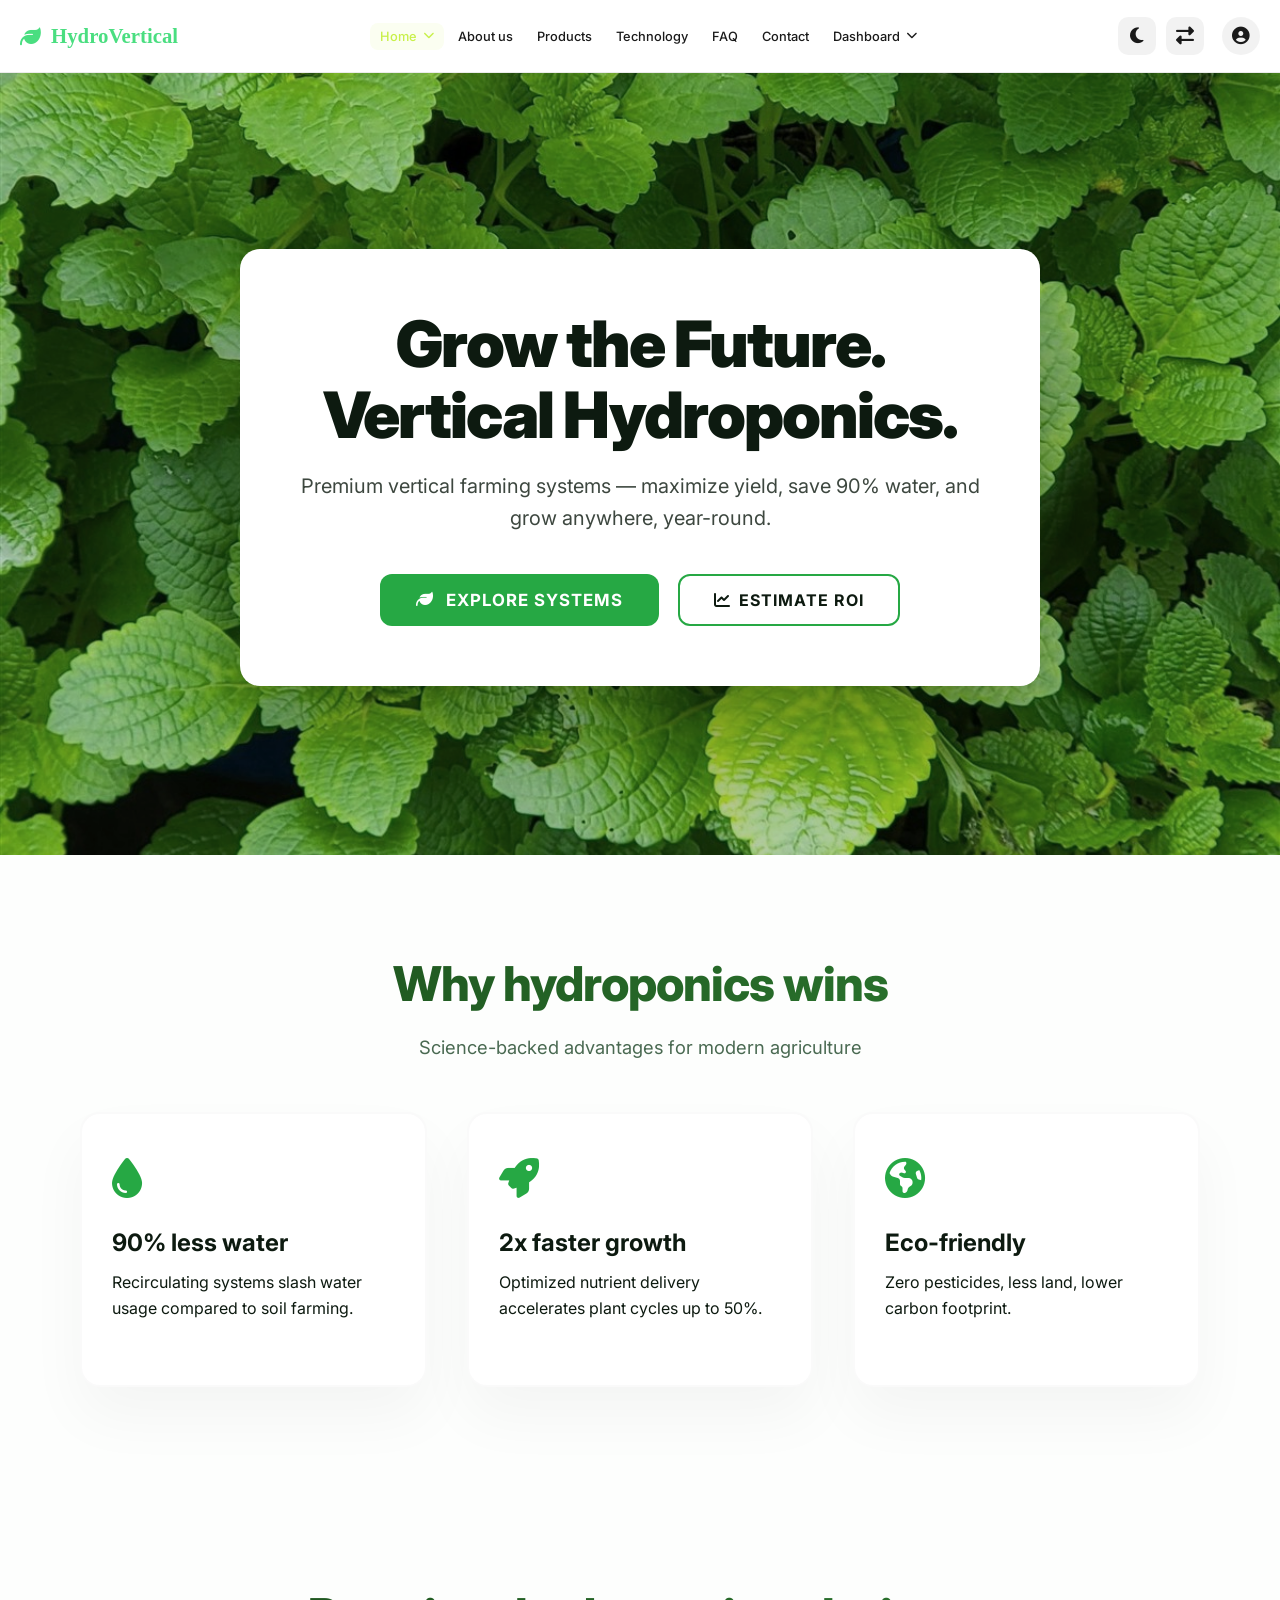
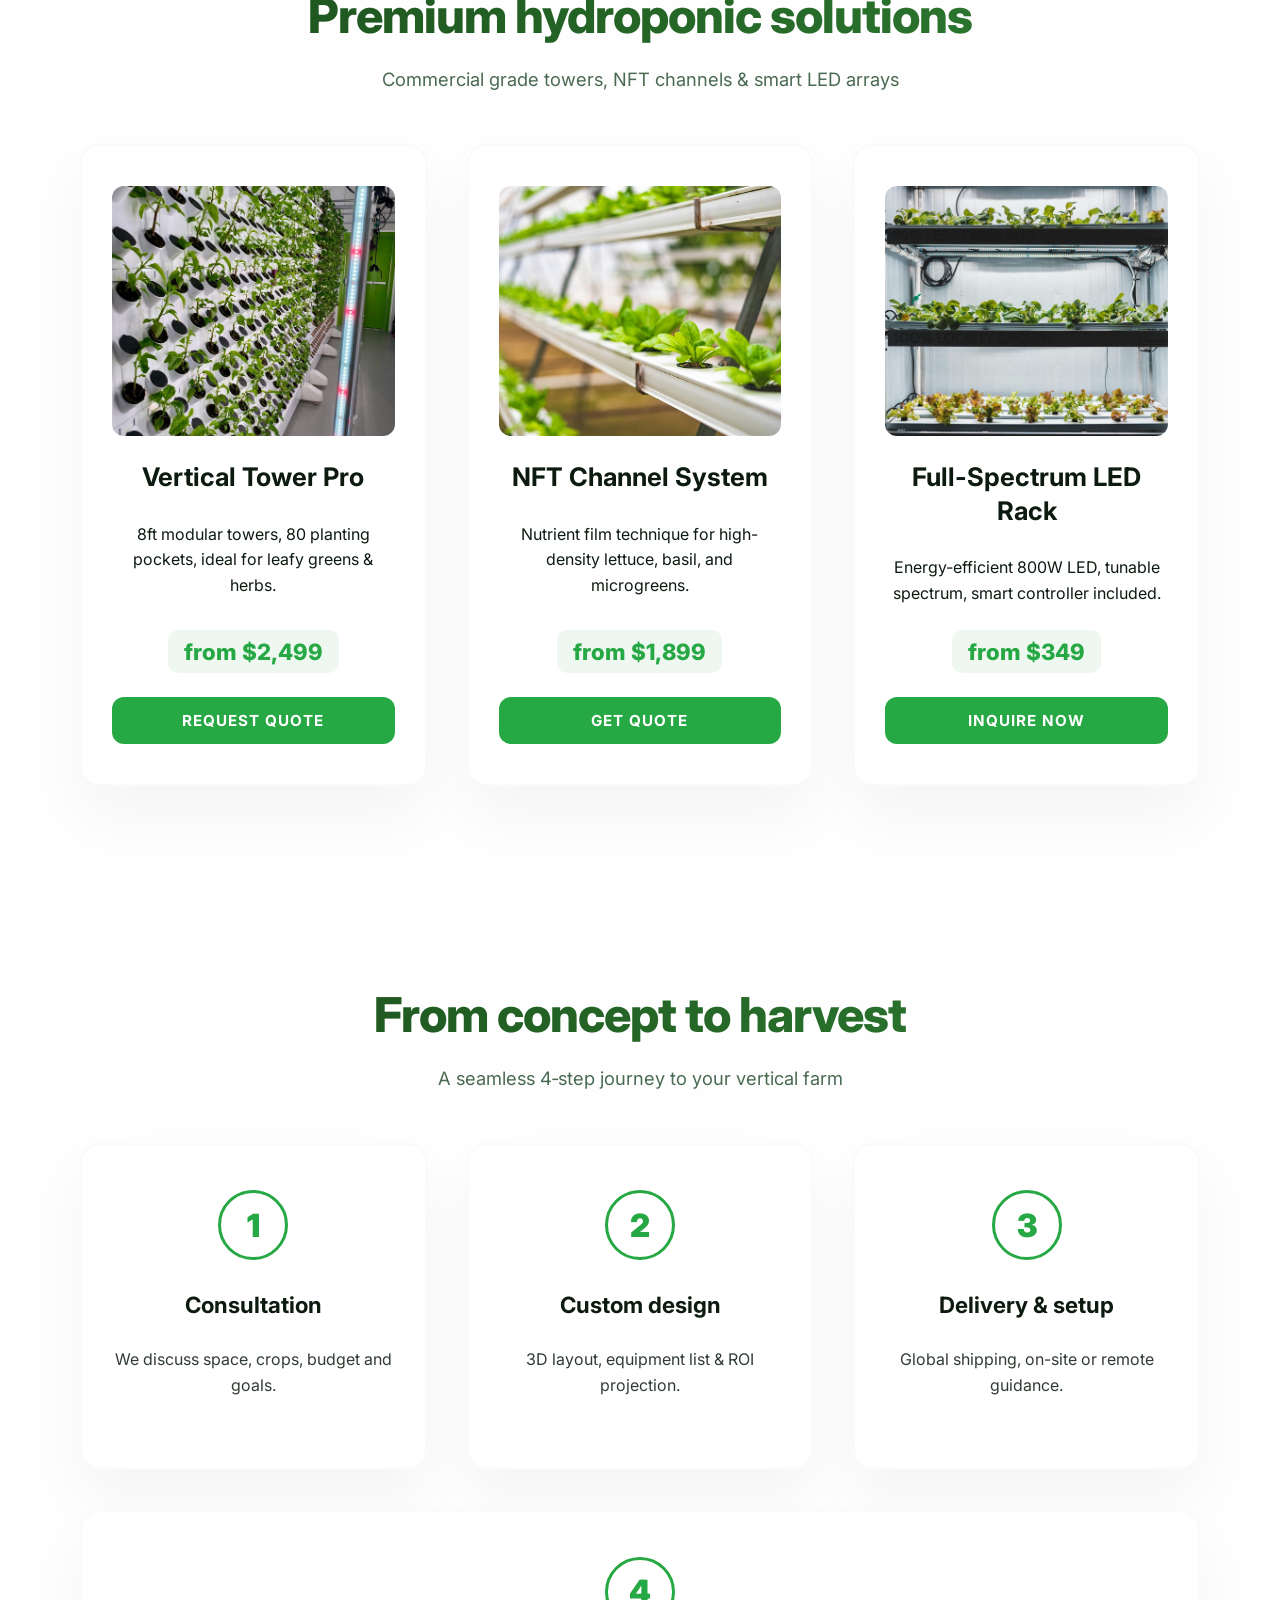
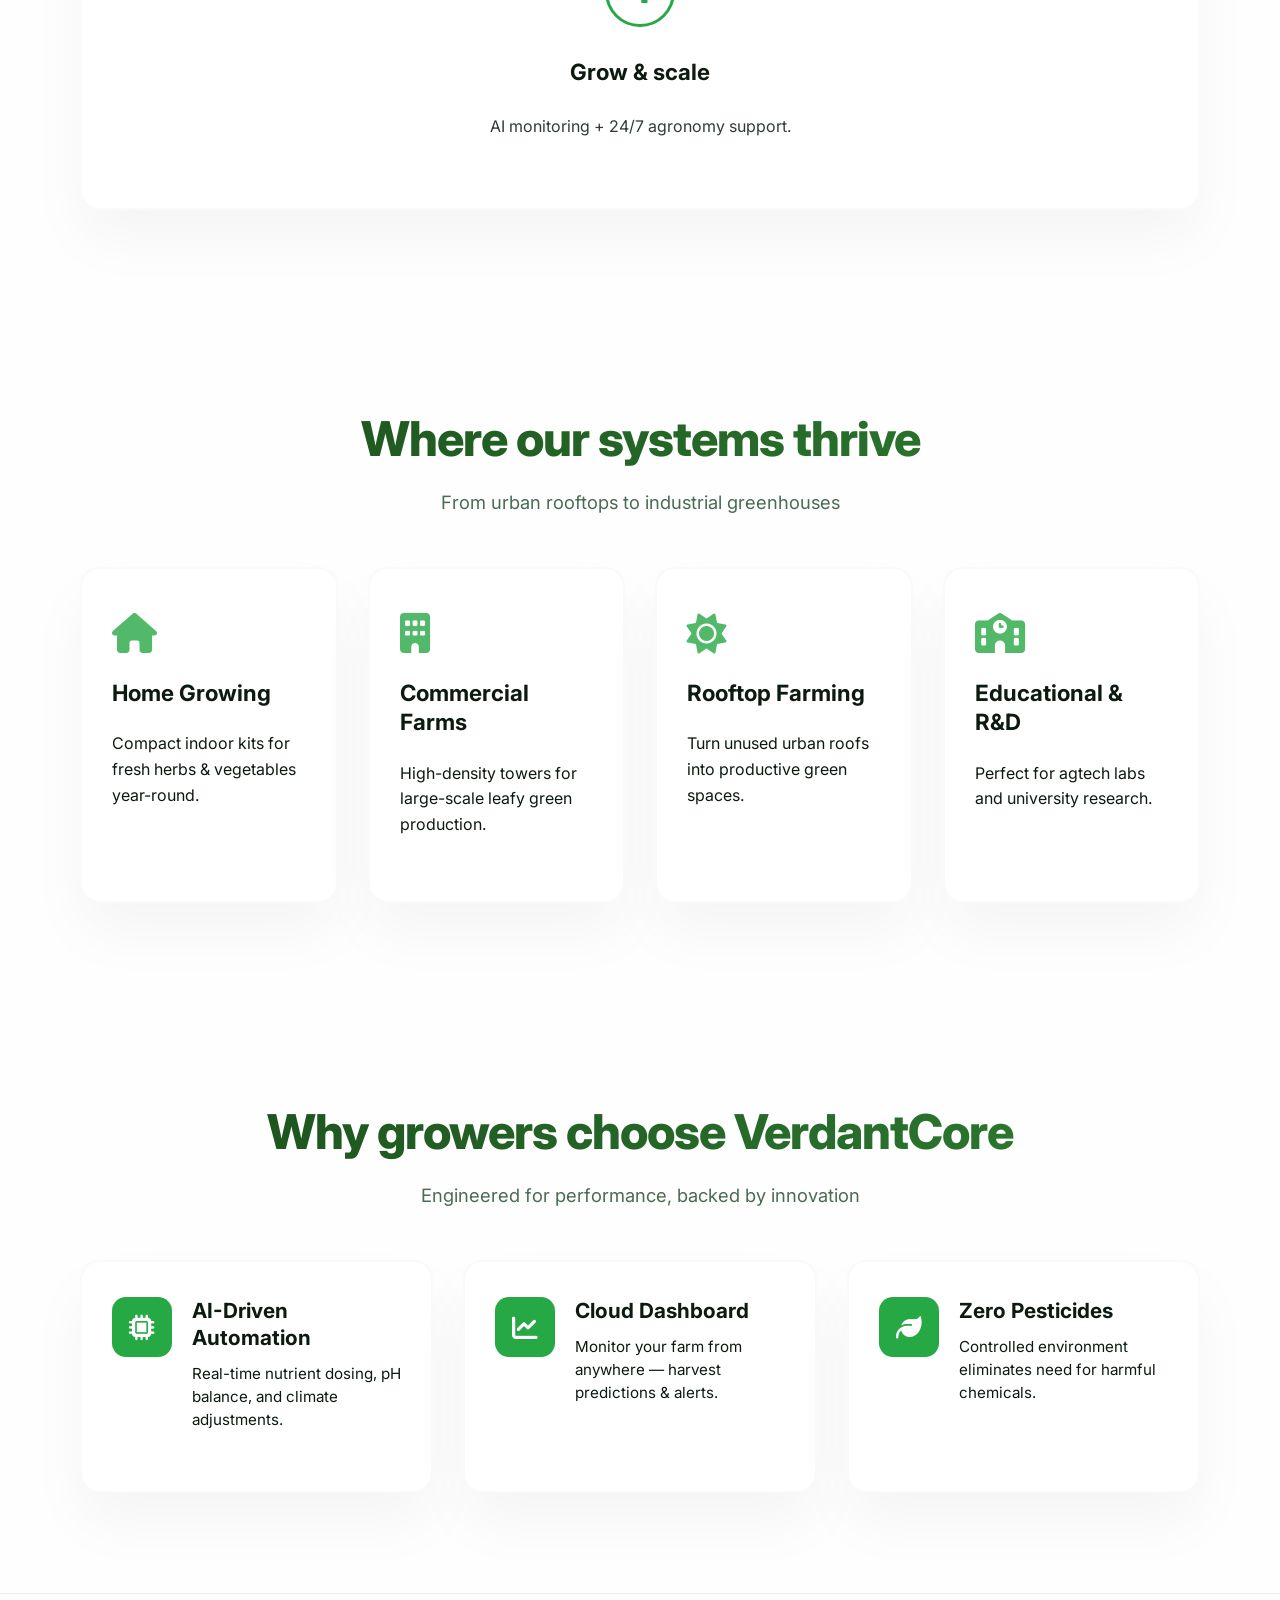
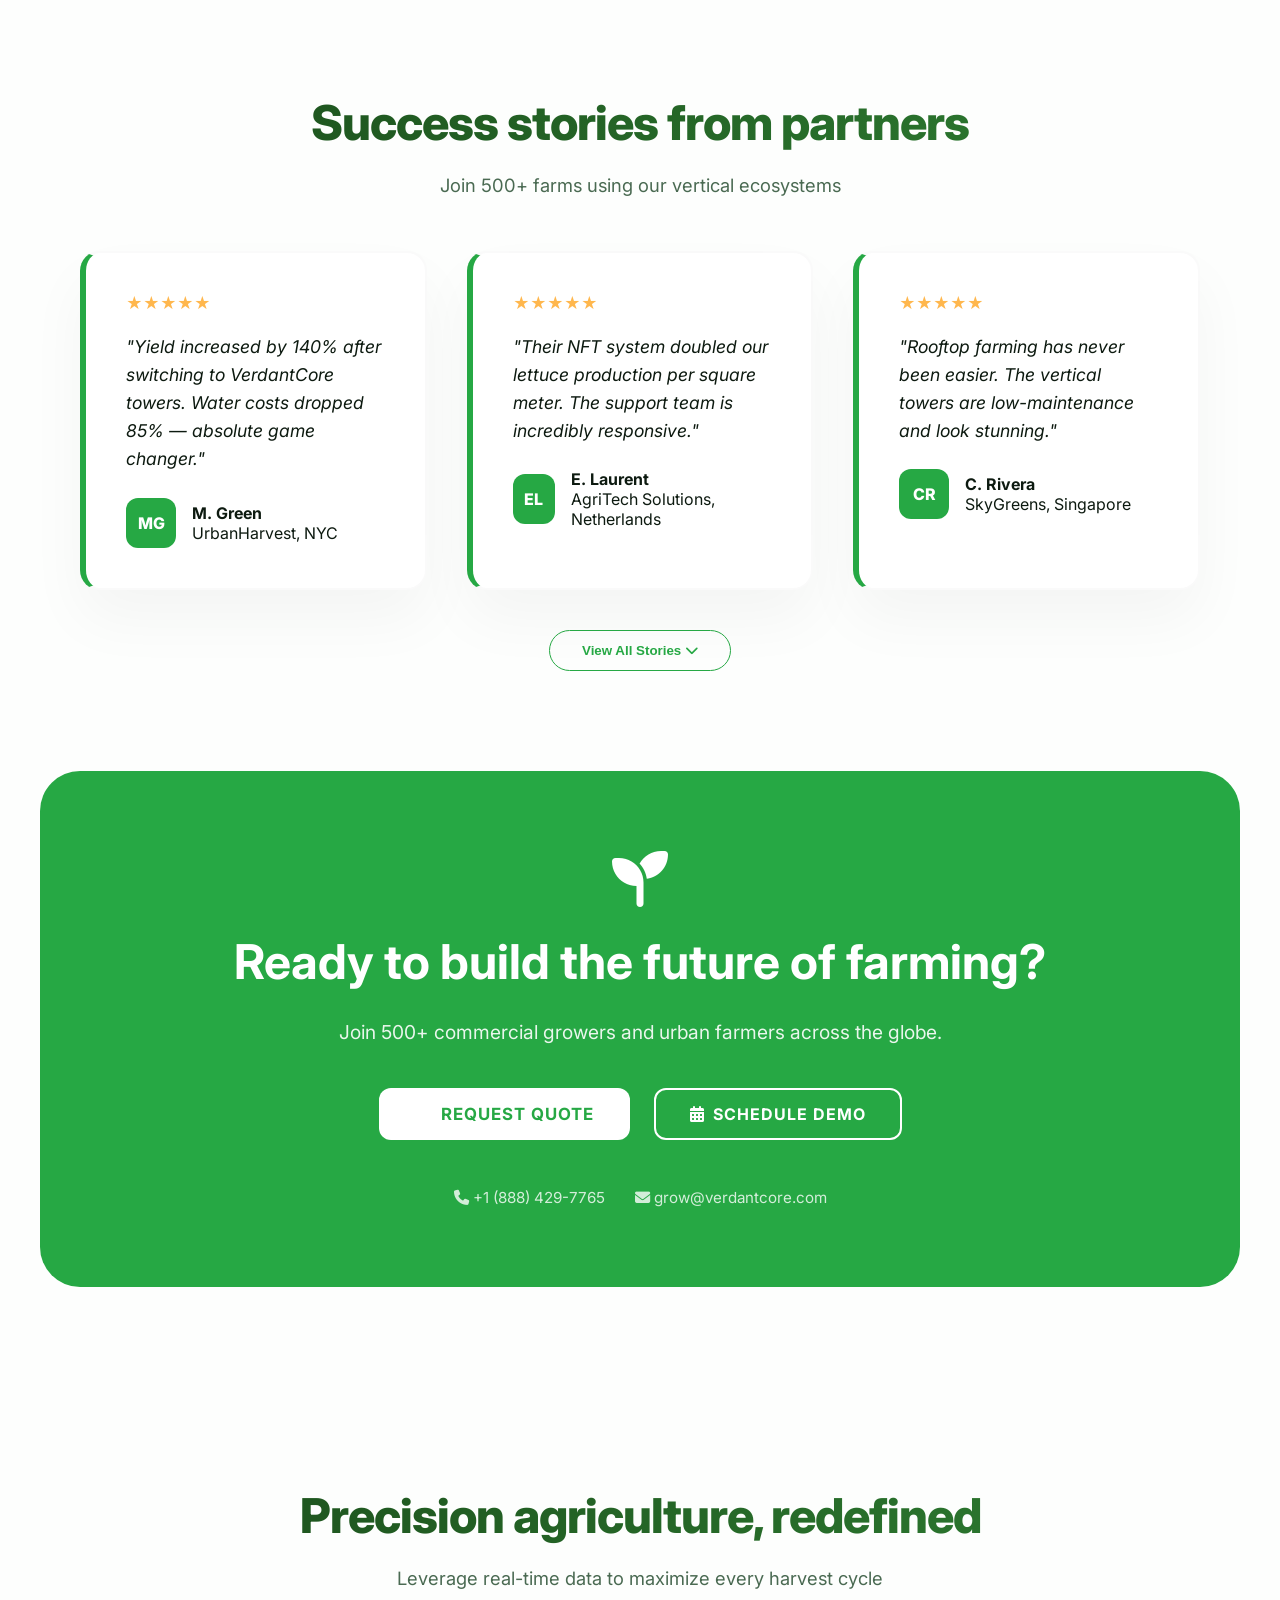
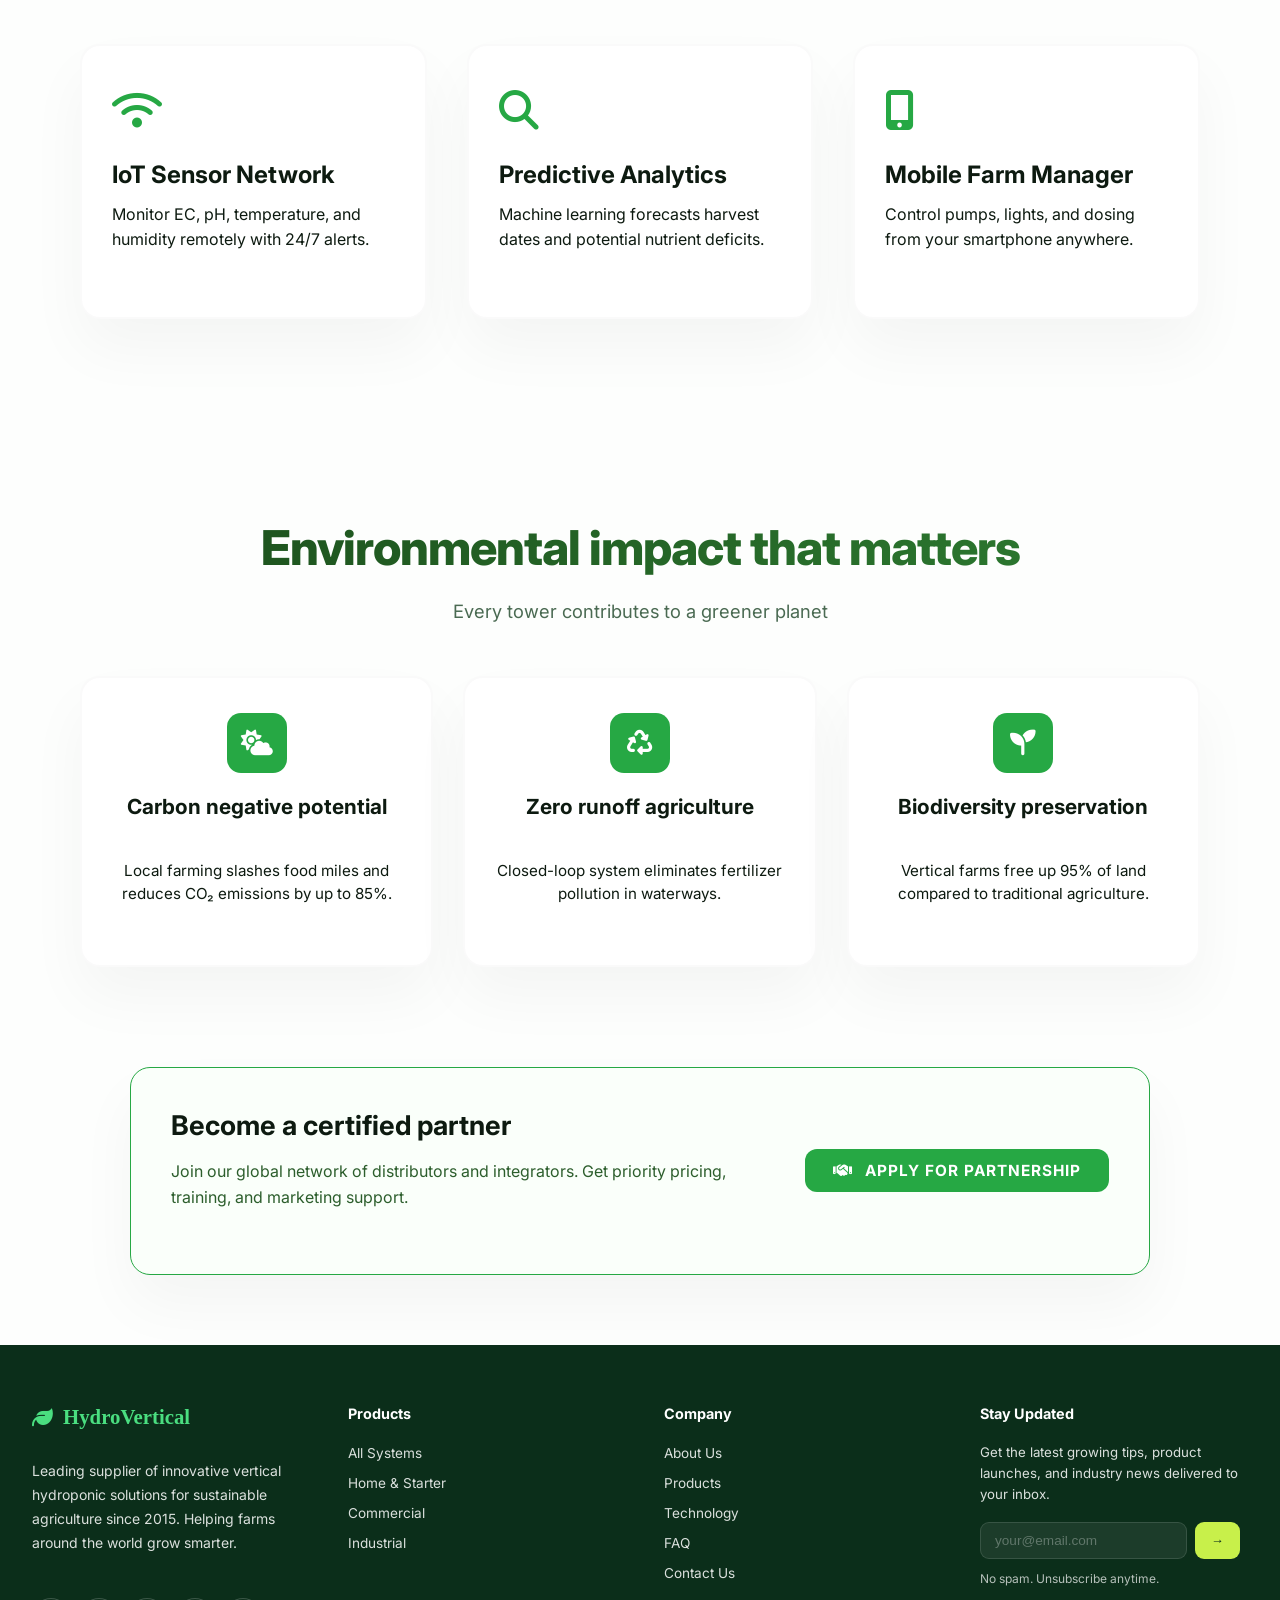
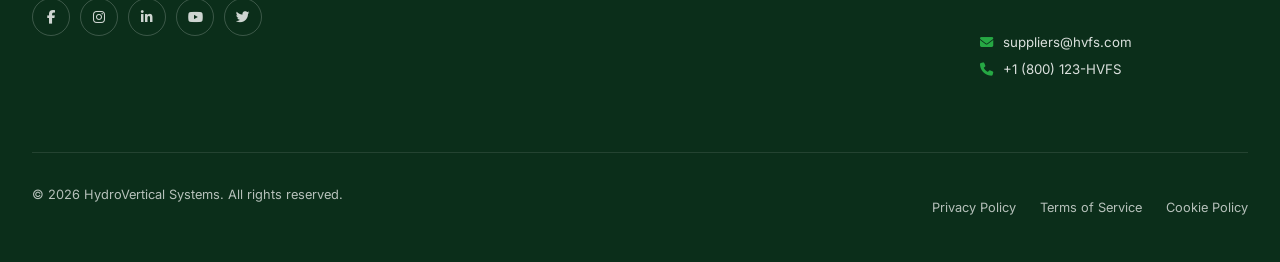
<file: index.html>
<!DOCTYPE html>
<html lang="en">
<head>
    <meta charset="UTF-8">
    <meta name="viewport" content="width=device-width, initial-scale=1.0, viewport-fit=cover">
    <title>HydroVertical | Premium Vertical Hydroponic Systems</title>
    <link rel="icon" type="image/svg+xml" href="./favicon.svg">
    <!-- Google Fonts & Font Awesome -->
    <link href="https://fonts.googleapis.com/css2?family=Inter:opsz,wght@14..32,300;14..32,400;14..32,500;14..32,600;14..32,700;14..32,800&display=swap" rel="stylesheet">
    <link rel="stylesheet" href="https://cdnjs.cloudflare.com/ajax/libs/font-awesome/6.5.1/css/all.min.css">
    <link rel="stylesheet" href="./nav.css">
        <style>
        :root {
            --bg-color: #fdfefd;
            --text-color: #0d1a10;
            --card-bg: #ffffff;
            --accent: #26a844;
            --accent-dark: #1b6329;
            --shadow: 0 30px 60px rgba(0, 0, 0, 0.04);
            --shadow-hover: 0 40px 80px rgba(38, 168, 68, 0.15);
            --border-radius: 20px;
            --page-padding: clamp(1rem, 5vw, 2.5rem);
            --section-bg-white: #ffffff;
            --section-bg-alt: #fafffa;
            --section-bg-impact: linear-gradient(115deg, #eef5ea, #e2f0e2);
        }

        body.dark {
            --bg-color: #000000;
            --text-color: #ffffff;
            --card-bg: #121212;
            --shadow: 0 30px 60px rgba(0, 0, 0, 0.7);
            --shadow-hover: 0 40px 80px rgba(38, 168, 68, 0.3);
            --section-bg-white: #000000;
            --section-bg-alt: #0a0a0a;
            --section-bg-impact: linear-gradient(115deg, #121212, #000000);
        }

        * {
            margin: 0;
            padding: 0;
            box-sizing: border-box;
        }

        body {
            font-family: 'Inter', sans-serif;
            background: var(--bg-color);
            color: var(--text-color);
            scroll-behavior: smooth;
            overflow-x: hidden;
            transition: background 0.3s, color 0.3s;
        }

        /* custom scroll */
        ::-webkit-scrollbar { width: 8px; }
        ::-webkit-scrollbar-track { background: var(--bg-color); }
        ::-webkit-scrollbar-thumb { background: var(--accent); border-radius: 4px; }

        /* The NEW 'glass-card' format - No more glass! Pure solid Neumorphic / Geometric */
        .glass-card {
            background: var(--card-bg);
            border-radius: var(--border-radius);
            border: 2px solid rgba(150, 150, 150, 0.05);
            box-shadow: var(--shadow);
            transition: all 0.4s cubic-bezier(0.16, 1, 0.3, 1);
        }
        .glass-card:hover {
            transform: translateY(-8px);
            box-shadow: var(--shadow-hover);
            border-color: rgba(38, 168, 68, 0.3);
        }

        /* glowing buttons */
        .btn-primary {
            background: var(--accent);
            border: none;
            padding: 16px 36px;
            border-radius: 12px;
            font-weight: 700;
            font-size: 1.05rem;
            color: white;
            cursor: pointer;
            transition: all 0.3s ease;
            display: inline-flex;
            align-items: center;
            gap: 12px;
            text-transform: uppercase;
            letter-spacing: 1px;
            text-decoration: none;
        }
        .btn-primary:hover {
            background: var(--accent-dark);
            transform: translateY(-2px);
            box-shadow: 0 10px 20px rgba(38, 168, 68, 0.3);
        }

        .btn-outline {
            background: transparent;
            border: 2px solid var(--accent);
            padding: 14px 34px;
            border-radius: 12px;
            font-weight: 700;
            color: var(--text-color);
            transition: 0.3s;
            text-decoration: none;
            display: inline-flex;
            align-items: center;
            gap: 8px;
            text-transform: uppercase;
            letter-spacing: 1px;
        }
        .btn-outline:hover {
            background: var(--accent);
            color: white;
            transform: translateY(-2px);
        }

        /* section spacing */
        .section {
            padding: 100px var(--page-padding);
        }
        .container {
            max-width: 1280px;
            margin: 0 auto;
        }

        /* animations */
        .fade-up {
            opacity: 0;
            transform: translateY(40px);
            transition: opacity 0.8s ease, transform 0.8s ease;
        }
        .fade-up.visible {
            opacity: 1;
            transform: translateY(0);
        }

        /* 1) Hero - Unique Floating White Card */
        .hero {
            position: relative;
            min-height: 95vh;
            display: flex;
            align-items: center;
            justify-content: center;
            padding-top: 80px;
            overflow: hidden;
        }
        .hero-video-bg {
            position: absolute;
            top: 0;
            left: 0;
            width: 100%;
            height: 100%;
            object-fit: cover;
            z-index: -2;
            filter: grayscale(20%);
        }
        .hero-overlay {
            position: absolute;
            top: 0;
            left: 0;
            width: 100%;
            height: 100%;
            background: rgba(0, 0, 0, 0.2);
            z-index: -1;
        }
        .hero-content {
            background: var(--card-bg);
            padding: 60px var(--page-padding);
            border-radius: var(--border-radius);
            box-shadow: 0 40px 100px rgba(0,0,0,0.3);
            max-width: 800px;
            text-align: center;
            position: relative;
            z-index: 2;
        }
        .hero-content h1 {
            font-size: clamp(2.5rem, 5vw, 4rem);
            font-weight: 900;
            line-height: 1.1;
            margin-bottom: 20px;
            letter-spacing: -2px;
        }
        .hero-content p {
            font-size: 1.25rem;
            margin-bottom: 40px;
            color: var(--text-color);
            opacity: 0.8;
            font-weight: 400;
        }
        .hero-buttons {
            display: flex;
            gap: 1.2rem;
            justify-content: center;
            flex-wrap: wrap;
        }

        /* benefits grid */
        .benefits-grid {
            display: grid;
            grid-template-columns: repeat(auto-fit, minmax(280px, 1fr));
            gap: 40px;
        }
        .benefit-card {
            padding: 40px 30px;
            text-align: left;
            position: relative;
        }
        .benefit-icon {
            font-size: 2.5rem;
            color: var(--accent);
            margin-bottom: 24px;
        }
        .benefit-card h3 {
            font-size: 1.5rem;
            margin-bottom: 12px;
        }

        /* product showcase */
        .products-grid {
            display: grid;
            grid-template-columns: repeat(auto-fit, minmax(300px, 1fr));
            gap: 40px;
        }
        .product-card {
            padding: 40px 30px;
            text-align: center;
            display: flex;
            flex-direction: column;
            align-items: center;
            height: 100%;
        }
        .product-card h3 {
            font-size: 1.6rem;
        }
        .product-card p {
            margin-bottom: 24px;
            line-height: 1.6;
            flex-grow: 1;
        }
        .product-card .price {
            font-size: 1.4rem;
            font-weight: 800;
            color: var(--accent);
            margin-bottom: 24px;
            padding: 8px 16px;
            background: rgba(38, 168, 68, 0.08);
            border-radius: 10px;
        }
        .product-card .btn-primary {
            width: 100%;
            justify-content: center;
            padding: 14px 24px;
            font-size: 0.95rem;
        }
        .product-img {
            width: 100%;
            height: 250px;
            object-fit: cover;
            border-radius: 12px;
            margin-bottom: 24px;
        }

        /* how it works steps */
        .steps-row {
            display: flex;
            flex-wrap: wrap;
            justify-content: center;
            gap: 40px;
        }
        .step-item {
            flex: 1;
            min-width: 260px;
            text-align: center;
            padding: 45px 30px;
            position: relative;
            display: flex;
            flex-direction: column;
            align-items: center;
        }
        .step-item h3 {
            font-size: 1.4rem;
        }
        .step-item p {
            line-height: 1.6;
            opacity: 0.85;
        }
        .step-number {
            width: 70px;
            height: 70px;
            background: transparent;
            border: 3px solid var(--accent);
            border-radius: 50%;
            display: flex;
            align-items: center;
            justify-content: center;
            font-weight: 900;
            font-size: 2rem;
            color: var(--accent);
            margin: 0 auto 30px;
        }

        /* use cases grid */
        .usecase-grid {
            display: grid;
            grid-template-columns: repeat(auto-fit, minmax(240px, 1fr));
            gap: 30px;
        }
        .usecase-item {
            padding: 40px 30px;
            text-align: left;
            display: flex;
            flex-direction: column;
            height: 100%;
        }
        .usecase-item h3 {
            margin-bottom: 12px;
            font-size: 1.4rem;
        }
        .usecase-item p {
            line-height: 1.6;
            flex-grow: 1;
        }
        .usecase-icon {
            font-size: 2.5rem;
            color: var(--accent);
            margin-bottom: 20px;
            opacity: 0.8;
        }

        /* features / advantages */
        .features-list {
            display: grid;
            grid-template-columns: repeat(auto-fit,minmax(300px, 1fr));
            gap: 30px;
        }
        .feature-item {
            display: flex;
            gap: 20px;
            align-items: flex-start;
            padding: 35px 30px;
            height: 100%;
        }
        .feature-item h3 {
            margin-bottom: 8px;
            font-size: 1.3rem;
        }
        .feature-item p {
            line-height: 1.5;
            font-size: 0.95rem;
        }
        .feature-icon {
            font-size: 1.6rem;
            color: #ffffff;
            background: var(--accent);
            min-width: 60px;
            height: 60px;
            display: flex;
            align-items: center;
            justify-content: center;
            border-radius: 14px;
            flex-shrink: 0;
        }

        /* testimonials */
        .testi-grid {
            display: grid;
            grid-template-columns: repeat(auto-fit, minmax(300px, 1fr));
            gap: 40px;
        }
        .testi-card {
            padding: 40px;
            border-left: 6px solid var(--accent);
        }
        .testi-text {
            font-style: italic;
            font-size: 1.1rem;
            margin: 20px 0;
            line-height: 1.6;
        }
        .testi-author {
            display: flex;
            align-items: center;
            gap: 16px;
            margin-top: 24px;
        }
        .avatar {
            width: 50px;
            height: 50px;
            background: var(--accent);
            border-radius: 12px;
            display: flex;
            align-items: center;
            justify-content: center;
            color: white;
            font-weight: 800;
        }

        /* final CTA */
        .cta-section {
            background: var(--accent);
            color: #ffffff !important;
            border-radius: 40px;
            margin: 0 var(--page-padding) 100px var(--page-padding);
            padding: 80px var(--page-padding);
            text-align: center;
            position: relative;
            overflow: hidden;
        }
        .cta-section h2, .cta-section p, .cta-section i {
            color: #ffffff !important;
        }
        .cta-section .btn-outline {
            border-color: #ffffff;
            color: #ffffff;
        }
        .cta-section .btn-outline:hover {
            background: #ffffff;
            color: var(--accent);
        }
        
        .cta-section h2 {
            margin-bottom: 24px;
            font-size: clamp(2rem, 4vw, 3rem);
        }
        .cta-section p {
            margin-bottom: 40px;
            font-size: 1.2rem;
            max-width: 700px;
            margin-left: auto;
            margin-right: auto;
        }
        
        body.dark .cta-section {
            background: #1b6329;
        }

        /* Override inline styles generated globally */
        section[style*="background"] {
            background: transparent !important;
        }

        /* responsive */
        @media (max-width: 780px) {
            .hero-content {
                padding: 40px var(--page-padding);
                margin: 0 var(--page-padding);
            }
            .section { padding: 60px var(--page-padding); }
            .hero-content h1 { font-size: 2.5rem; }
            .hero-buttons { flex-direction: column; align-items: stretch; }
            .cta-section { margin: 0 var(--page-padding) 60px var(--page-padding); padding: 60px var(--page-padding); }
        }
        .testi-card.hidden {
            display: none;
        }
        
        .view-all-wrap {
            text-align: center;
            margin-top: 40px;
        }
        
        .view-all-btn {
            background: transparent;
            border: 1px solid var(--accent);
            color: var(--accent);
            padding: 12px 32px;
            border-radius: 40px;
            font-weight: 600;
            cursor: pointer;
            transition: 0.3s;
        }
        
        .view-all-btn:hover {
            background: var(--accent);
            color: white;
        }
    </style>
</head>
<body>
    <!-- NAVBAR -->
    <nav class="navbar">
        <div class="nav-inner">
            <a href="#" class="logo"><i class="fas fa-leaf"></i> HydroVertical</a>
            <div class="nav-links">
                <div class="nav-item">
                    <a href="#" class="nav-link">Home <i class="fas fa-chevron-down"></i></a>
                    <div class="dropdown-menu">
                        <a href="./index.html">Home 1</a>
                        <a href="./home2.html">Home 2</a>
                    </div>
                </div>
                <a href="./about.html" class="nav-link">About us</a>
                <a href="./products.html" class="nav-link">Products</a>
                <a href="./technology.html" class="nav-link">Technology</a>
                <a href="./faq.html" class="nav-link">FAQ</a>
                <a href="./contact.html" class="nav-link">Contact</a>
                <div class="nav-item">
                    <a href="#" class="nav-link">Dashboard <i class="fas fa-chevron-down"></i></a>
                    <div class="dropdown-menu">
                        <a href="./admin.html">Admin Page</a>
                        <a href="./user.html">User Page</a>
                    </div>
                </div>
            </div>
            <div class="nav-actions">
                <div class="desktop-rtl-dark">
                    <button class="btn-icon" id="themeToggle" title="Toggle theme">
                        <i class="fa-solid fa-moon"></i>
                    </button>
                    <button class="btn-icon" id="rtlToggle" title="Toggle RTL">
                        <i class="fas fa-exchange-alt"></i>
                    </button>
                </div>
                <!-- Profile dropdown - visible only on desktop (hidden on tablet/mobile via media query) -->
                <div class="profile-dropdown">
                    <div class="profile-icon"><i class="fas fa-user-circle"></i></div>
                    <div class="profile-dropdown-content">
                        <a href="./login.html">Login</a>
                        <a href="./Registeration.html">Signup</a>
                    </div>
                </div>
                <button class="hamburger" id="hamburger" aria-label="Menu">
                    <span></span><span></span><span></span>
                </button>
            </div>
        </div>
        <div class="mobile-nav" id="mobileNav">
            <div class="nav-item" style="display:block;">
                <a href="#" class="nav-link">Home</a>
                <div class="mobile-dropdown">
                    <a href="./index.html">Home 1</a>
                    <a href="./home2.html">Home 2</a>
                </div>
            </div>
            <a href="./about.html" class="nav-link">About us</a>
            <a href="./products.html" class="nav-link">Products</a>
            <a href="./technology.html" class="nav-link">Technology</a>
            <a href="./faq.html" class="nav-link">FAQ</a>
            <a href="./contact.html" class="nav-link">Contact</a>
            <div class="nav-item" style="display:block;">
                <a href="#" class="nav-link">Dashboard</a>
                <div class="mobile-dropdown">
                    <a href="./admin.html">Admin Page</a>
                    <a href="./user.html">User Page</a>
                </div>
            </div>
            <div class="mobile-actions">
                <button class="mobile-action-btn" id="mobileThemeToggle">
                    <i class="fas fa-moon"></i> <span>Dark</span>
                </button>
                <button class="mobile-action-btn" id="mobileRtlToggle">
                    <i class="fas fa-exchange-alt"></i> <span>RTL</span>
                </button>
            </div>
            <!-- Mobile Profile Section (visible only on tablet/mobile) -->
            <div class="mobile-profile-section">
                <a href="./login.html"><i class="fas fa-sign-in-alt"></i> Login</a>
                <a href="./Registeration.html"><i class="fas fa-user-plus"></i> Signup</a>
            </div>
        </div>
    </nav>
    <!-- 1) HERO SECTION with background video + CTA -->
    <section class="hero">
        <video class="hero-video-bg" autoplay muted loop playsinline poster="./images/Home1_background.jpg">
            <source src="./images/Home1_background.jpg" type="video/mp4">
        </video>
        <div class="hero-overlay"></div>
        <div class="hero-content fade-up">
            <h1>Grow the Future.<br>Vertical Hydroponics.</h1>
            <p>Premium vertical farming systems — maximize yield, save 90% water, and grow anywhere, year-round.</p>
            <div class="hero-buttons">
                <a href="#products" class="btn-primary" style="justify-content: center;"><i class="fas fa-leaf"></i> Explore Systems</a>
                <a href="#cta-final" class="btn-outline" style="justify-content: center;"><i class="fas fa-chart-line"></i> Estimate ROI</a>
            </div>
        </div>
    </section>

    <!-- 2) KEY BENEFITS (eco-friendly, 90% less water, faster growth) -->
    <section class="section">
        <div class="container">
            <div class="section-title fade-up">Why hydroponics wins</div>
            <div class="section-sub fade-up">Science-backed advantages for modern agriculture</div>
            <div class="benefits-grid">
                <div class="benefit-card glass-card fade-up">
                    <div class="benefit-icon"><i class="fas fa-tint"></i></div>
                    <h3>90% less water</h3>
                    <p>Recirculating systems slash water usage compared to soil farming.</p>
                </div>
                <div class="benefit-card glass-card fade-up">
                    <div class="benefit-icon"><i class="fas fa-rocket"></i></div>
                    <h3>2x faster growth</h3>
                    <p>Optimized nutrient delivery accelerates plant cycles up to 50%.</p>
                </div>
                <div class="benefit-card glass-card fade-up">
                    <div class="benefit-icon"><i class="fas fa-globe-americas"></i></div>
                    <h3>Eco-friendly</h3>
                    <p>Zero pesticides, less land, lower carbon footprint.</p>
                </div>
            </div>
        </div>
    </section>

    <!-- 3) PRODUCT SHOWCASE (vertical systems, NFT, lights) -->
    <section id="products" class="section" style="background: var(--section-bg-alt);">
        <div class="container">
            <div class="section-title fade-up">Premium hydroponic solutions</div>
            <div class="section-sub fade-up">Commercial grade towers, NFT channels & smart LED arrays</div>
            <div class="products-grid">
                <div class="product-card glass-card fade-up">
                    <img class="product-img" src="./images/Vertical Tower Pro.jpg" alt="Vertical Tower">
                    <h3>Vertical Tower Pro</h3>
                    <p>8ft modular towers, 80 planting pockets, ideal for leafy greens & herbs.</p>
                    <div class="price">from $2,499</div>
                    <a href="#cta-final" class="btn-primary">Request quote</a>
                </div>
                <div class="product-card glass-card fade-up">
                    <img class="product-img" src="./images/NFT Channel System.jpg" alt="NFT channels">
                    <h3>NFT Channel System</h3>
                    <p>Nutrient film technique for high-density lettuce, basil, and microgreens.</p>
                    <div class="price">from $1,899</div>
                    <a href="#cta-final" class="btn-primary">Get quote</a>
                </div>
                <div class="product-card glass-card fade-up">
                    <img class="product-img" src="./images/Full-Spectrum LED Rack.jpg" alt="LED grow lights">
                    <h3>Full-Spectrum LED Rack</h3>
                    <p>Energy-efficient 800W LED, tunable spectrum, smart controller included.</p>
                    <div class="price">from $349</div>
                    <a href="#cta-final" class="btn-primary">Inquire now</a>
                </div>
            </div>
        </div>
    </section>

    <!-- 4) HOW IT WORKS (step-by-step) -->
    <section class="section">
        <div class="container">
            <div class="section-title fade-up">From concept to harvest</div>
            <div class="section-sub fade-up">A seamless 4‑step journey to your vertical farm</div>
            <div class="steps-row">
                <div class="step-item glass-card fade-up"><div class="step-number">1</div><h3>Consultation</h3><p>We discuss space, crops, budget and goals.</p></div>
                <div class="step-item glass-card fade-up"><div class="step-number">2</div><h3>Custom design</h3><p>3D layout, equipment list & ROI projection.</p></div>
                <div class="step-item glass-card fade-up"><div class="step-number">3</div><h3>Delivery & setup</h3><p>Global shipping, on-site or remote guidance.</p></div>
                <div class="step-item glass-card fade-up"><div class="step-number">4</div><h3>Grow & scale</h3><p>AI monitoring + 24/7 agronomy support.</p></div>
            </div>
        </div>
    </section>

    <!-- 5) USE CASES (home, commercial, rooftop farming) -->
    <section class="section" style="background: var(--section-bg-alt);">
        <div class="container">
            <div class="section-title fade-up">Where our systems thrive</div>
            <div class="section-sub fade-up">From urban rooftops to industrial greenhouses</div>
            <div class="usecase-grid">
                <div class="usecase-item glass-card fade-up"><div class="usecase-icon"><i class="fas fa-home"></i></div><h3>Home Growing</h3><p>Compact indoor kits for fresh herbs & vegetables year-round.</p></div>
                <div class="usecase-item glass-card fade-up"><div class="usecase-icon"><i class="fas fa-building"></i></div><h3>Commercial Farms</h3><p>High-density towers for large-scale leafy green production.</p></div>
                <div class="usecase-item glass-card fade-up"><div class="usecase-icon"><i class="fas fa-sun"></i></div><h3>Rooftop Farming</h3><p>Turn unused urban roofs into productive green spaces.</p></div>
                <div class="usecase-item glass-card fade-up"><div class="usecase-icon"><i class="fas fa-school"></i></div><h3>Educational & R&D</h3><p>Perfect for agtech labs and university research.</p></div>
            </div>
        </div>
    </section>

    <!-- 6) FEATURES / ADVANTAGES (smart automation, AI, etc) -->
    <section class="section">
        <div class="container">
            <div class="section-title fade-up">Why growers choose VerdantCore</div>
            <div class="section-sub fade-up">Engineered for performance, backed by innovation</div>
            <div class="features-list">
                <div class="feature-item glass-card fade-up"><div class="feature-icon"><i class="fas fa-microchip"></i></div><div><h3>AI-Driven Automation</h3><p>Real-time nutrient dosing, pH balance, and climate adjustments.</p></div></div>
                <div class="feature-item glass-card fade-up"><div class="feature-icon"><i class="fas fa-chart-line"></i></div><div><h3>Cloud Dashboard</h3><p>Monitor your farm from anywhere — harvest predictions & alerts.</p></div></div>
                <div class="feature-item glass-card fade-up"><div class="feature-icon"><i class="fas fa-leaf"></i></div><div><h3>Zero Pesticides</h3><p>Controlled environment eliminates need for harmful chemicals.</p></div></div>
            </div>
        </div>
    </section>

    <!-- 7) TESTIMONIALS / SUCCESS STORIES -->
    <section class="section" style="background: var(--section-bg-white); border-top: 1px solid var(--border);">
        <div class="container">
            <div class="section-title fade-up">Success stories from partners</div>
            <div class="section-sub fade-up">Join 500+ farms using our vertical ecosystems</div>
            <div class="testi-grid">
                <div class="testi-card glass-card fade-up">
                    <div class="testi-stars" style="color:#ffb74d;">★★★★★</div>
                    <p class="testi-text">"Yield increased by 140% after switching to VerdantCore towers. Water costs dropped 85% — absolute game changer."</p>
                    <div class="testi-author"><div class="avatar">MG</div><div><strong>M. Green</strong><br>UrbanHarvest, NYC</div></div>
                </div>
                <div class="testi-card glass-card fade-up">
                    <div class="testi-stars" style="color:#ffb74d;">★★★★★</div>
                    <p class="testi-text">"Their NFT system doubled our lettuce production per square meter. The support team is incredibly responsive."</p>
                    <div class="testi-author"><div class="avatar">EL</div><div><strong>E. Laurent</strong><br>AgriTech Solutions, Netherlands</div></div>
                </div>
                <div class="testi-card glass-card fade-up">
                    <div class="testi-stars" style="color:#ffb74d;">★★★★★</div>
                    <p class="testi-text">"Rooftop farming has never been easier. The vertical towers are low-maintenance and look stunning."</p>
                    <div class="testi-author"><div class="avatar">CR</div><div><strong>C. Rivera</strong><br>SkyGreens, Singapore</div></div>
                </div>
                <div class="testi-card glass-card fade-up">
                    <div class="testi-stars" style="color:#ffb74d;">★★★★★</div>
                    <p class="testi-text">"The automation is flawless. We manage a 5,000 sq ft facility with just two people. High quality, low labor."</p>
                    <div class="testi-author"><div class="avatar">SJ</div><div><strong>S. Jensen</strong><br>Apex Greens, London</div></div>
                </div>
                <div class="testi-card glass-card fade-up">
                    <div class="testi-stars" style="color:#ffb74d;">★★★★★</div>
                    <p class="testi-text">"Best investment for our restaurant. Fresh basil and cilantro on demand. Customers love seeing the towers in the lobby."</p>
                    <div class="testi-author"><div class="avatar">CR</div><div><strong>Chef Ricardo</strong><br>La Trattoria</div></div>
                </div>
                <div class="testi-card glass-card fade-up">
                    <div class="testi-stars" style="color:#ffb74d;">★★★★★</div>
                    <p class="testi-text">"Excellent technical support. They helped us calibrate our LED spectrum for strawberries, and the flavor is unmatched."</p>
                    <div class="testi-author"><div class="avatar">AL</div><div><strong>A. Lopez</strong><br>BerryTech Farms</div></div>
                </div>
            </div>
            
            <div class="view-all-wrap fade-up" id="testiViewAllWrap">
                <button class="view-all-btn" id="viewAllTesti">View All Stories <i class="fas fa-chevron-down"></i></button>
            </div>
        </div>
    </section>

    <!-- 8) FINAL CALL-TO-ACTION (Get Quote / Start Your Farm) -->
    <div id="cta-final" style="scroll-margin-top: 30px;">
        <div class="cta-section">
            <div class="container fade-up" style="text-align: center;">
                <i class="fas fa-seedling" style="font-size: 3.5rem; margin-bottom: 24px; display: inline-block; color: white;"></i>
                <h2 style="color: white !important;">Ready to build the future of farming?</h2>
                <p style="color: white !important; opacity: 0.9;">Join 500+ commercial growers and urban farmers across the globe.</p>
                <div style="display: flex; gap: 1.5rem; justify-content: center; flex-wrap: wrap;">
                    <a href="#" class="btn-primary" style="background: white; color: var(--accent);"><i class="fas fa-file-invoice"></i> Request Quote</a>
                    <a href="#" class="btn-outline"><i class="fas fa-calendar-alt"></i> Schedule Demo</a>
                </div>
                <div style="margin-top: 48px; font-size: 0.95rem; opacity: 0.8; display: flex; justify-content: center; gap: 30px; flex-wrap: wrap; color: white;">
                    <span><i class="fas fa-phone"></i> +1 (888) 429-7765</span>
                    <span><i class="fas fa-envelope"></i> grow@verdantcore.com</span>
                </div>
            </div>
        </div>
    </div>

    <!-- ========== NEW SECTIONS APPENDED BELOW (without modifying any existing code) ========== -->
    
    <!-- NEW SECTION 1: DEEP DIVE FEATURES (Smart Sensors & Data Insights) -->
    <section class="section" style="background: var(--section-bg-white);">
        <div class="container">
            <div class="section-title fade-up">Precision agriculture, redefined</div>
            <div class="section-sub fade-up">Leverage real-time data to maximize every harvest cycle</div>
            <div class="benefits-grid" style="grid-template-columns: repeat(auto-fit, minmax(280px, 1fr));">
                <div class="benefit-card glass-card fade-up">
                    <div class="benefit-icon"><i class="fas fa-wifi"></i></div>
                    <h3>IoT Sensor Network</h3>
                    <p>Monitor EC, pH, temperature, and humidity remotely with 24/7 alerts.</p>
                </div>
                <div class="benefit-card glass-card fade-up">
                    <div class="benefit-icon"><i class="fa-solid fa-magnifying-glass"></i></div>
                    <h3>Predictive Analytics</h3>
                    <p>Machine learning forecasts harvest dates and potential nutrient deficits.</p>
                </div>
                <div class="benefit-card glass-card fade-up">
                    <div class="benefit-icon"><i class="fas fa-mobile-alt"></i></div>
                    <h3>Mobile Farm Manager</h3>
                    <p>Control pumps, lights, and dosing from your smartphone anywhere.</p>
                </div>
            </div>
        </div>
    </section>

    <!-- NEW SECTION 2: SUSTAINABILITY & IMPACT METRICS -->
    <section class="section" style="background: var(--section-bg-impact);">
        <div class="container">
            <div class="section-title fade-up">Environmental impact that matters</div>
            <div class="section-sub fade-up">Every tower contributes to a greener planet</div>
            <div class="features-list" style="grid-template-columns: repeat(auto-fit, minmax(240px, 1fr));">
                <div class="feature-item glass-card fade-up" style="flex-direction: column; text-align: center; align-items: center;">
                    <div class="feature-icon"><i class="fas fa-cloud-sun"></i></div>
                    <h3>Carbon negative potential</h3>
                    <p>Local farming slashes food miles and reduces CO₂ emissions by up to 85%.</p>
                </div>
                <div class="feature-item glass-card fade-up" style="flex-direction: column; text-align: center; align-items: center;">
                    <div class="feature-icon"><i class="fas fa-recycle"></i></div>
                    <h3>Zero runoff agriculture</h3>
                    <p>Closed-loop system eliminates fertilizer pollution in waterways.</p>
                </div>
                <div class="feature-item glass-card fade-up" style="flex-direction: column; text-align: center; align-items: center;">
                    <div class="feature-icon"><i class="fas fa-seedling"></i></div>
                    <h3>Biodiversity preservation</h3>
                    <p>Vertical farms free up 95% of land compared to traditional agriculture.</p>
                </div>
            </div>
        </div>
    </section>

    <!-- NEW SECTION 3: COMPACT CALL-TO-ACTION (Partnership / Distributor) -->
    <div style="margin-bottom: 70px;">
        <div class="container" style="max-width: 1100px;">
            <div class="glass-card fade-up" style="display: flex; flex-wrap: wrap; justify-content: space-between; align-items: center; gap: 32px; padding: 40px var(--page-padding); background: var(--section-bg-alt); border: 1px solid var(--accent);">
                <div style="flex: 1;">
                    <h3 style="font-size: 1.7rem; font-weight: 700;">Become a certified partner</h3>
                    <p style="margin-top: 12px; color: #2c5e2c;">Join our global network of distributors and integrators. Get priority pricing, training, and marketing support.</p>
                </div>
                <div>
                    <a href="#" class="btn-primary" style="white-space: nowrap; font-size: clamp(12px, 1.2vw, 16px); justify-content: center; padding: 12px 28px;"><!-- Updated padding for better fit -->
                        <i class="fas fa-handshake"></i> Apply for partnership
                    </a>                
                </div>
            </div>
        </div>
    </div>
    <!-- FOOTER -->
    <footer class="footer">
        <div class="footer-inner">
            <div class="footer-grid">
                <div class="footer-brand">
                    <a href="./index.html" class="logo" id="wow" style="color:white"><i class="fas fa-leaf"></i>HydroVertical</a>
                    <p>Leading supplier of innovative vertical hydroponic solutions for sustainable agriculture since 2015. Helping farms around the world grow smarter.</p>
                    <div class="footer-socials" id="so">
                        <a href="#" class="social-btn"><i class="fab fa-facebook-f"></i></a>
                        <a href="#" class="social-btn"><i class="fab fa-instagram"></i></a>
                        <a href="#" class="social-btn"><i class="fab fa-linkedin-in"></i></a>
                        <a href="#" class="social-btn"><i class="fab fa-youtube"></i></a>
                        <a href="#" class="social-btn"><i class="fab fa-twitter"></i></a>
                    </div>
                </div>
                <div class="footer-col">
                    <h4>Products</h4>
                    <ul class="footer-links">
                        <li><a href="./products.html">All Systems</a></li>
                        <li><a href="./products.html#home">Home & Starter</a></li>
                        <li><a href="./products.html#commercial">Commercial</a></li>
                        <li><a href="./products.html#industrial">Industrial</a></li>
                    </ul>
                </div>
                <div class="footer-col">
                    <h4>Company</h4>
                    <ul class="footer-links">
                        <li><a href="./about.html">About Us</a></li>
                        <li><a href="./products.html">Products</a></li>
                        <li><a href="./technology.html">Technology</a></li>
                        <li><a href="./faq.html">FAQ</a></li>
                        <li><a href="./contact.html">Contact Us</a></li>
                    </ul>
                </div>
                <div class="footer-col">
                    <h4>Stay Updated</h4>
                    <p style="color:rgba(255,255,255,0.85);font-size:0.83rem;line-height:1.6;margin-bottom:16px;">Get the latest growing tips, product launches, and industry news delivered to your inbox.</p>
                    <div class="newsletter-input-wrap">
                        <input type="email" class="newsletter-input" placeholder="your@email.com">
                        <button class="btn-subscribe">→</button>
                    </div>
                    <p style="color:rgba(255,255,255,0.7);font-size:0.75rem;margin-top:10px;">No spam. Unsubscribe anytime.</p>
                    <div style="margin-top:20px;">
                        <p style="color:rgba(255,255,255,0.85);font-size:0.83rem;margin-bottom:6px;"><i class="fas fa-envelope" style="color:var(--accent);margin-right:6px;"></i> suppliers@hvfs.com</p>
                        <p style="color:rgba(255,255,255,0.85);font-size:0.83rem;"><i class="fas fa-phone" style="color:var(--accent);margin-right:6px;"></i> +1 (800) 123-HVFS</p>
                    </div>
                </div>
            </div>
            <div class="footer-bottom">
                <p>© 2026 HydroVertical Systems. All rights reserved.</p>
                <div class="footer-bottom-links">
                    <a href="#">Privacy Policy</a>
                    <a href="#">Terms of Service</a>
                    <a href="#">Cookie Policy</a>
                </div>
            </div>
        </div>
    </footer>

    <!-- BACK TO TOP -->
    <button class="btt" id="btt" title="Back to top"><i class="fas fa-arrow-up"></i></button>
    <!-- subtle floating effect for glass cards -->
    <script src="./nav.js"></script>
    <script>
        const faders = document.querySelectorAll('.fade-up');
        const appearOptions = { threshold: 0.15, rootMargin: "0px 0px -30px 0px" };
        const appearOnScroll = new IntersectionObserver((entries) => {
            entries.forEach(entry => {
                if (entry.isIntersecting) {
                    entry.target.classList.add('visible');
                    appearOnScroll.unobserve(entry.target);
                }
            });
        }, appearOptions);
        faders.forEach(el => appearOnScroll.observe(el));

        // Testimonials View All Logic
        (function() {
            const testiCards = document.querySelectorAll('.testi-grid .testi-card');
            const viewAllBtn = document.getElementById('viewAllTesti');
            const testiLimit = 3;

            if (testiCards && testiCards.length > testiLimit) {
                testiCards.forEach((card, index) => {
                    if (index >= testiLimit) card.classList.add('hidden');
                });
            } else if (document.getElementById('testiViewAllWrap')) {
                document.getElementById('testiViewAllWrap').style.display = 'none';
            }

            if (viewAllBtn) {
                viewAllBtn.addEventListener('click', () => {
                    testiCards.forEach(card => card.classList.remove('hidden'));
                    document.getElementById('testiViewAllWrap').style.display = 'none';
                });
            }
        })();
    </script>
</body>
</html>
</file>
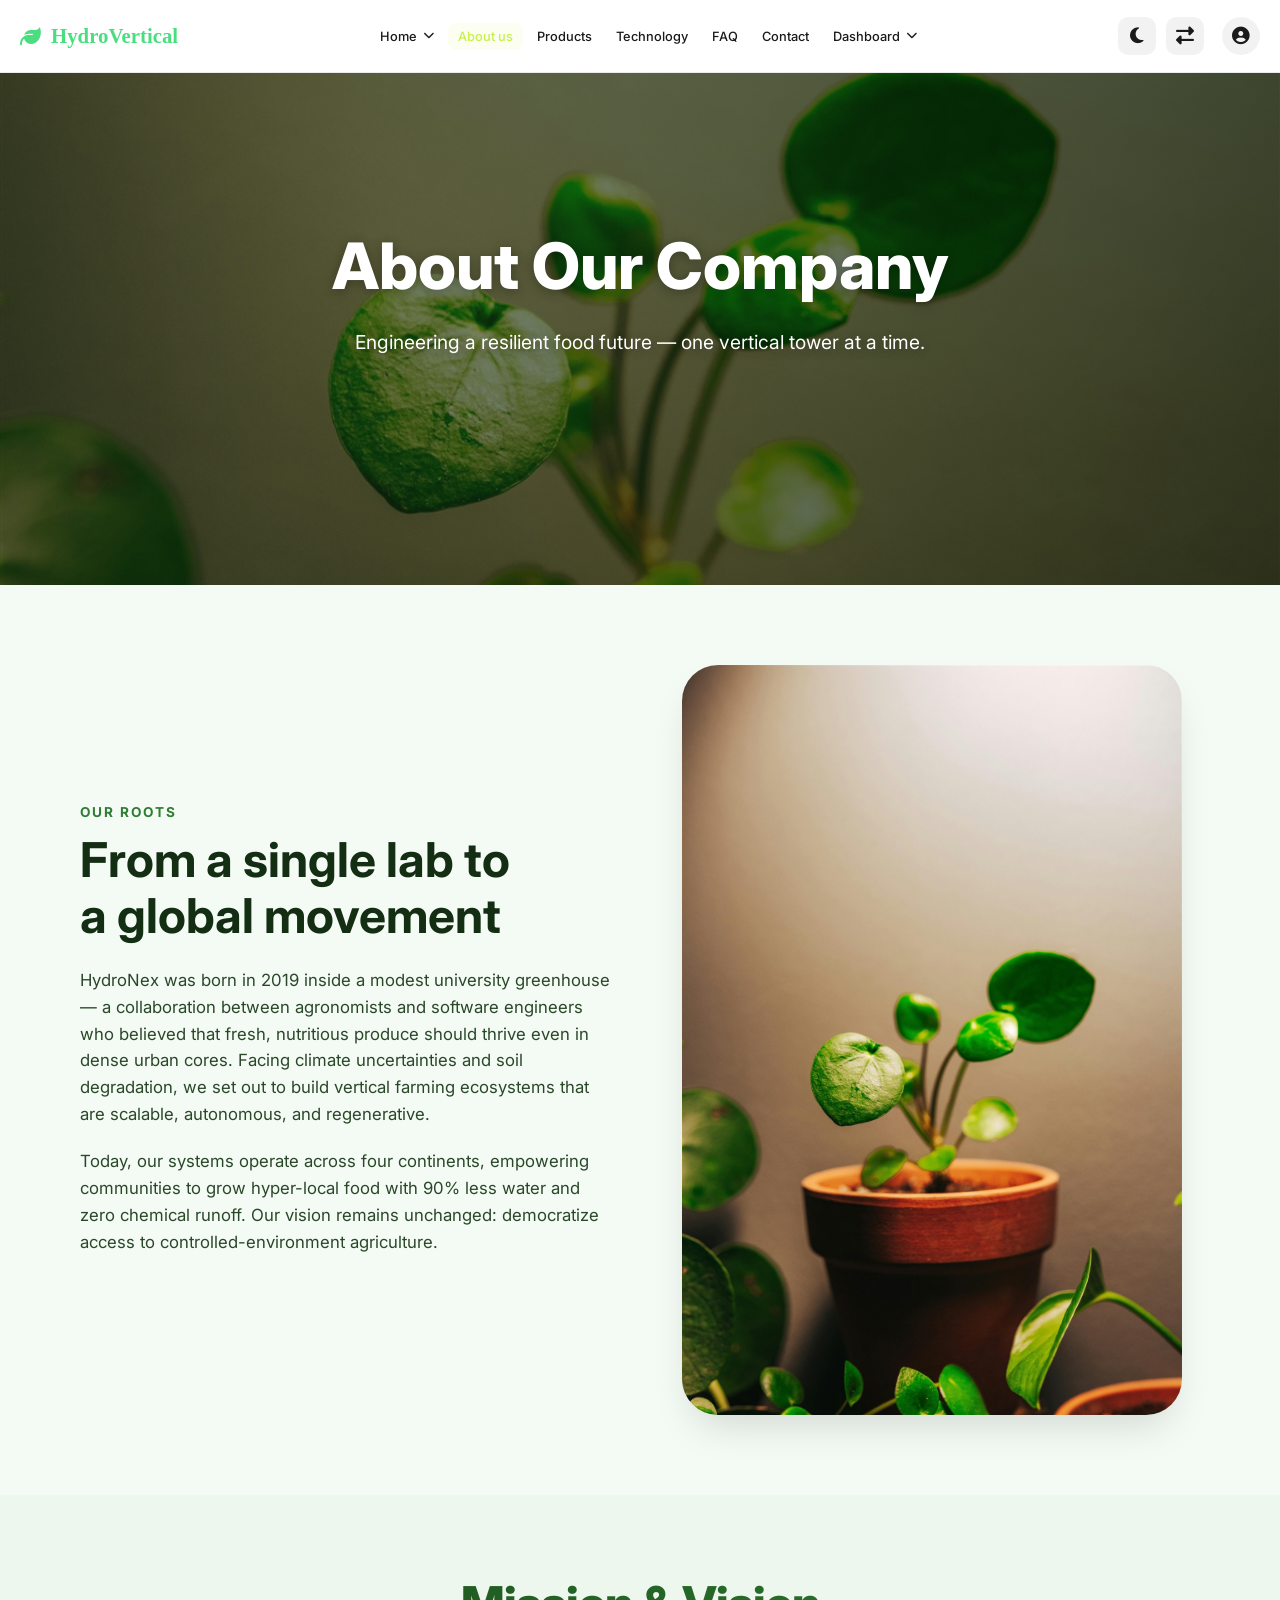
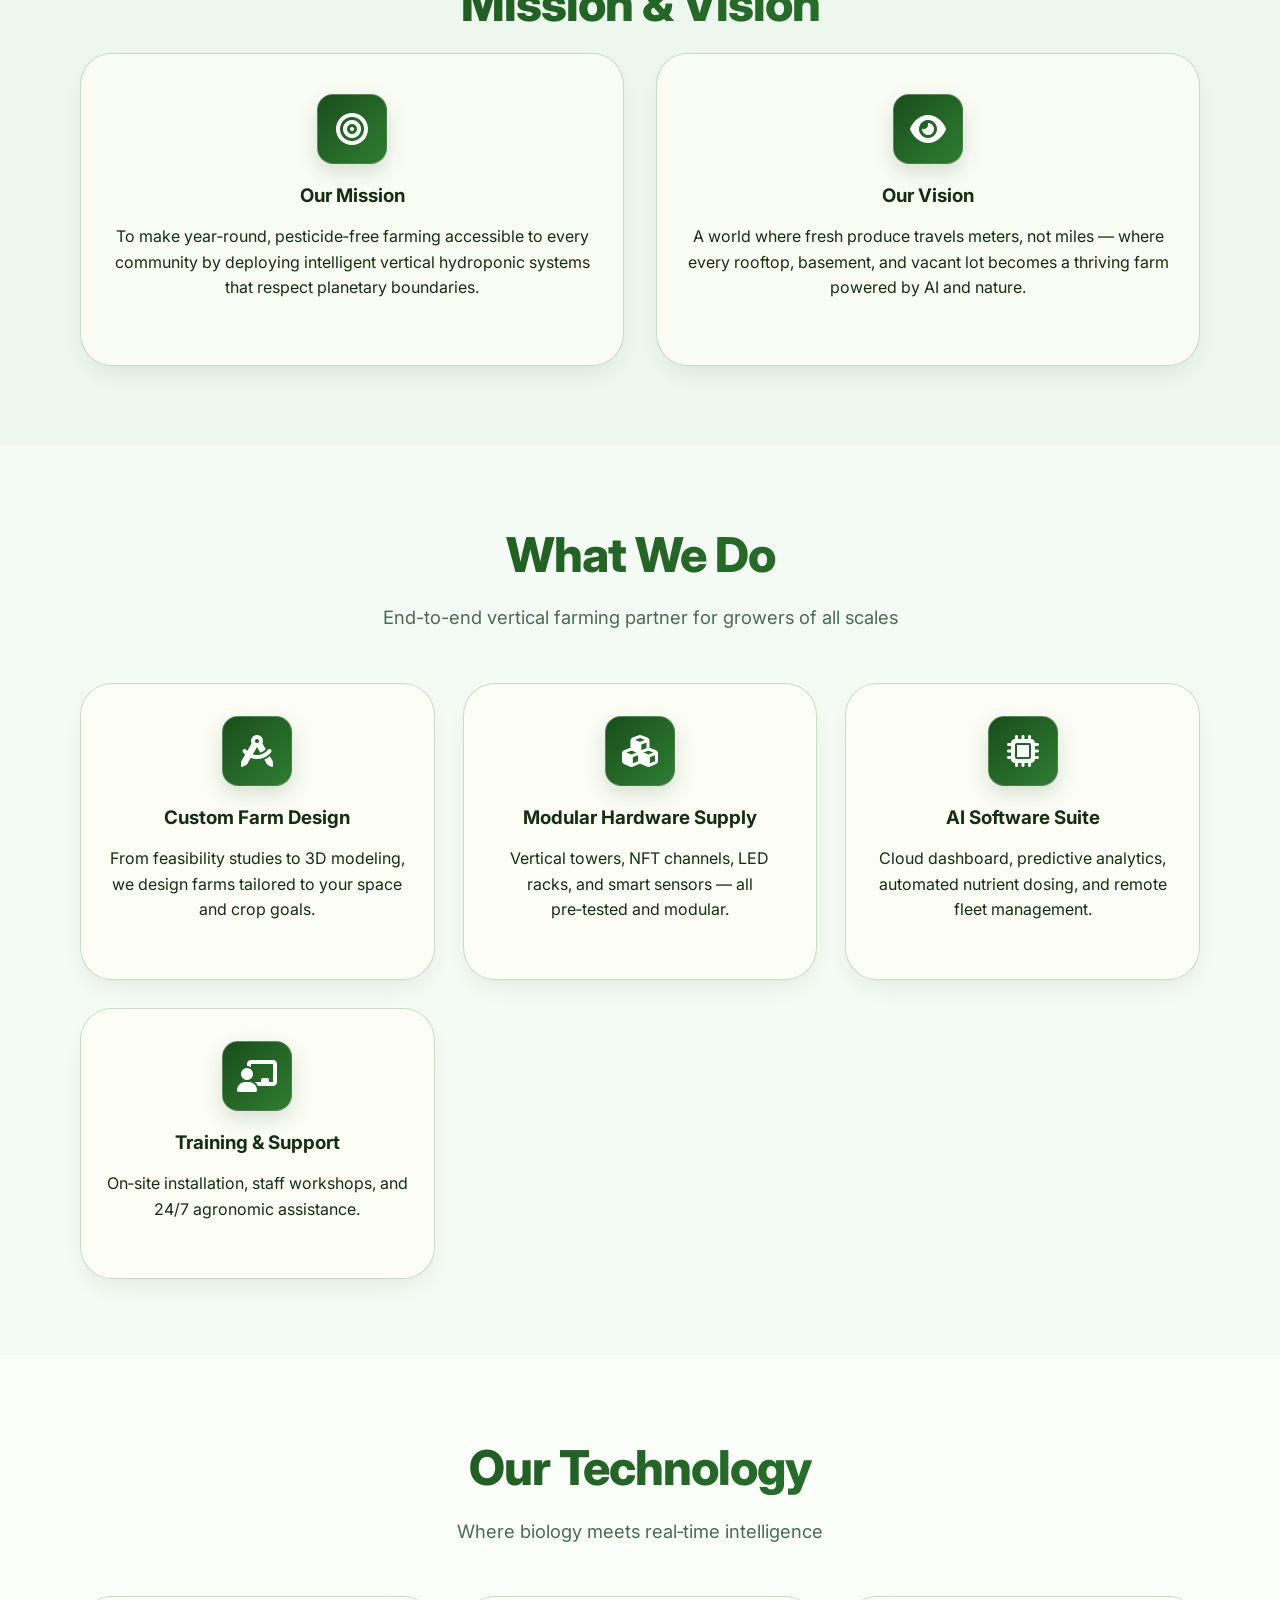
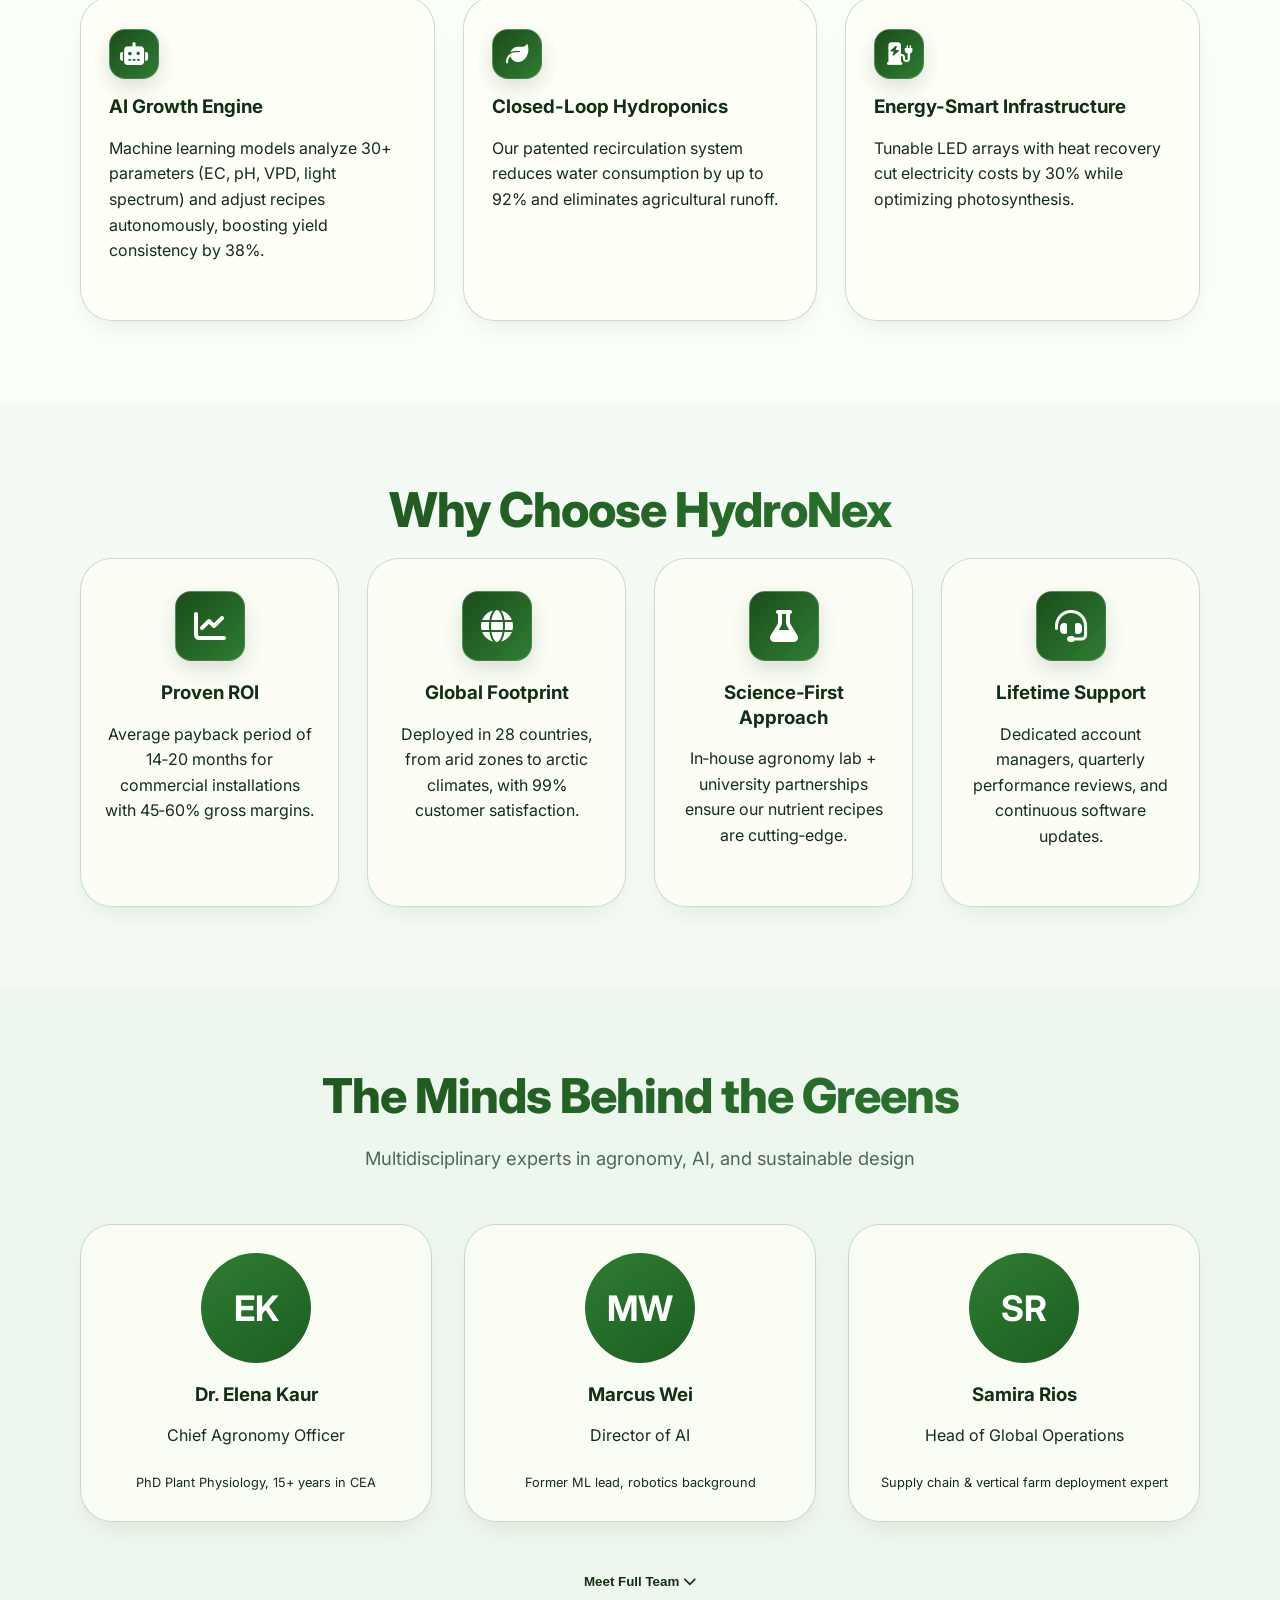
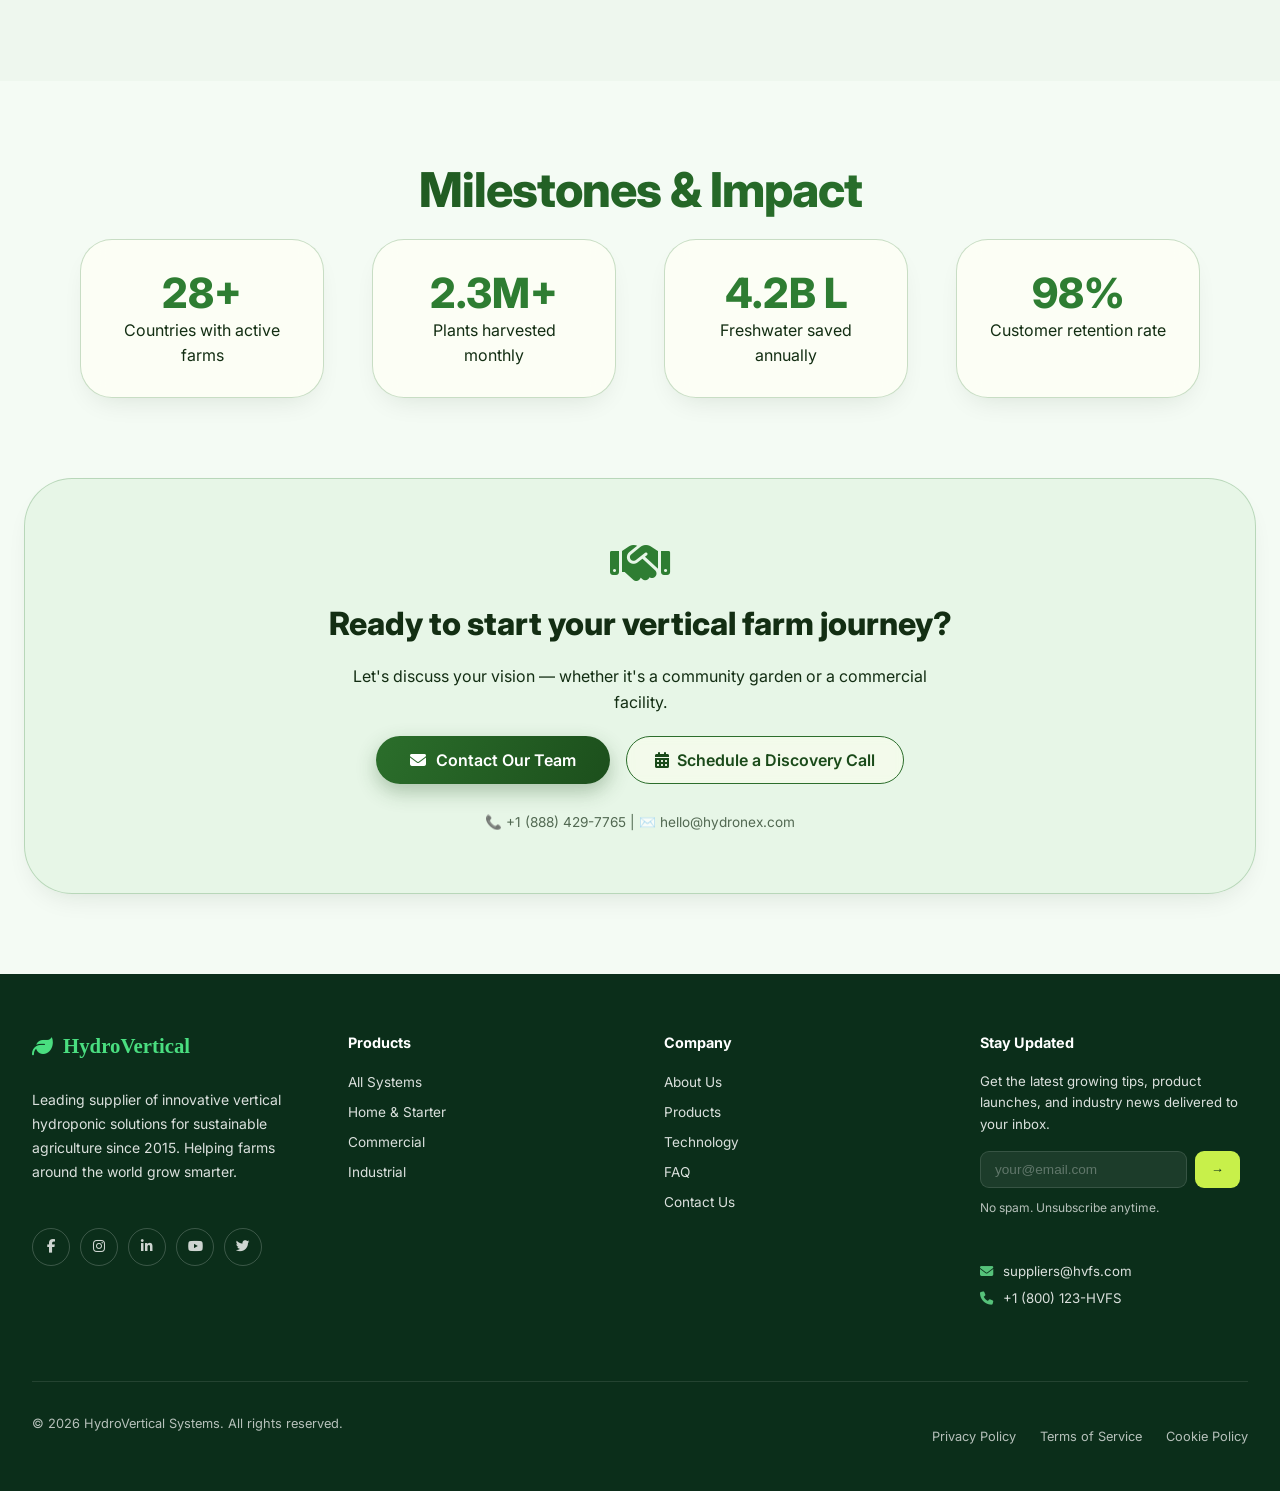
<file: about.html>
<!DOCTYPE html>
<html lang="en">

<head>
    <meta charset="UTF-8">
    <meta name="viewport" content="width=device-width, initial-scale=1.0, viewport-fit=cover, shrink-to-fit=no">
    <title>HydroVertical | Premium Vertical Hydroponic Systems</title>
    <link rel="icon" type="image/svg+xml" href="./favicon.svg">
    <!-- Google Fonts & Font Awesome -->
    <link
        href="https://fonts.googleapis.com/css2?family=Inter:opsz,wght@14..32,300;14..32,400;14..32,500;14..32,600;14..32,700;14..32,800&display=swap"
        rel="stylesheet">
    <link rel="stylesheet" href="https://cdnjs.cloudflare.com/ajax/libs/font-awesome/6.5.1/css/all.min.css">
    <link rel="stylesheet" href="./nav.css">
    <style>
        /* ---------- RESET & GLOBAL (same as homepage) ---------- */
        * {
            margin: 0;
            padding: 0;
            box-sizing: border-box;
            --page-padding: clamp(1rem, 5vw, 2.5rem);
        }

        body {
            font-family: 'Inter', sans-serif;
            background: #f4fbf4;
            color: #132e13;
            scroll-behavior: smooth;
            overflow-x: hidden;
            width: 100%;
        }

        ::-webkit-scrollbar {
            width: 7px;
        }

        ::-webkit-scrollbar-track {
            background: #d4e6d4;
        }

        ::-webkit-scrollbar-thumb {
            background: #2c6e2c;
            border-radius: 20px;
        }

        /* glassmorphism core */
        .glass-card {
            background: rgba(255, 255, 245, 0.7);
            backdrop-filter: blur(12px);
            border-radius: 32px;
            border: 1px solid rgba(46, 125, 50, 0.25);
            box-shadow: 0 12px 28px -12px rgba(0, 32, 0, 0.12);
            transition: all 0.4s cubic-bezier(0.2, 0.9, 0.4, 1.1);
        }

        .glass-card:hover {
            transform: translateY(-5px);
            border-color: rgba(46, 125, 50, 0.5);
            box-shadow: 0 24px 40px -16px rgba(46, 125, 50, 0.25);
        }

        .btn-primary {
            background: linear-gradient(115deg, #2b6e2b, #1c4f1c);
            border: none;
            padding: 14px 34px;
            border-radius: 48px;
            font-weight: 600;
            font-size: 1rem;
            color: white;
            cursor: pointer;
            transition: all 0.25s ease;
            box-shadow: 0 8px 20px rgba(30, 80, 30, 0.3);
            display: inline-flex;
            align-items: center;
            gap: 10px;
            text-decoration: none;
        }

        .btn-primary:hover {
            transform: scale(1.02);
            background: linear-gradient(115deg, #1c5e1c, #2e7d32);
            box-shadow: 0 12px 28px rgba(46, 125, 50, 0.5);
        }

        .btn-outline {
            background: rgba(255, 255, 240, 0.5);
            backdrop-filter: blur(4px);
            border: 1.5px solid #2c6e2c;
            padding: 12px 28px;
            border-radius: 48px;
            font-weight: 600;
            color: #1a4a1a;
            transition: 0.2s;
            text-decoration: none;
            display: inline-flex;
            align-items: center;
            gap: 8px;
        }

        .btn-outline:hover {
            background: #2c6e2c;
            color: white;
            border-color: #2c6e2c;
        }

        .section {
            padding: 80px var(--page-padding);
            width: 100%;
        }

        .container {
            max-width: 1280px;
            margin: 0 auto;
            width: 100%;
            padding: 0 var(--page-padding);
        }

        .fade-up {
            opacity: 0;
            transform: translateY(35px);
            transition: opacity 0.8s ease, transform 0.8s cubic-bezier(0.2, 0.9, 0.4, 1.1);
        }

        .fade-up.visible {
            opacity: 1;
            transform: translateY(0);
        }

        /* ---------- ABOUT PAGE SPECIFIC SECTIONS (navbar removed) ---------- */
        .hero-about {
            position: relative;
            min-height: 65vh;
            display: flex;
            align-items: center;
            justify-content: center;
            text-align: center;
            overflow: hidden;
            margin-top: 0;
            padding-top: 20px;
        }

        .hero-video-bg {
            position: absolute;
            top: 0;
            left: 0;
            width: 100%;
            height: 100%;
            object-fit: cover;
            z-index: -2;
        }

        .hero-overlay {
            position: absolute;
            top: 0;
            left: 0;
            width: 100%;
            height: 100%;
            background: radial-gradient(circle at 30% 40%, rgba(20, 50, 20, 0.55), rgba(0, 20, 0, 0.7));
            z-index: -1;
        }

        .hero-content {
            max-width: 800px;
            padding: 1.5rem;
            color: white;
            text-shadow: 0 2px 12px rgba(0, 0, 0, 0.3);
            width: 100%;
        }

        .hero-content h1 {
            font-size: clamp(2.2rem, 6vw, 4rem);
            font-weight: 800;
            margin-bottom: 20px;
        }

        .hero-content p {
            font-size: clamp(1rem, 2.5vw, 1.2rem);
            margin-top: 12px;
        }

        .story-grid {
            display: grid;
            grid-template-columns: 1fr 1fr;
            gap: 48px;
            align-items: center;
        }

        .story-text {
            font-size: clamp(0.95rem, 2vw, 1.05rem);
            line-height: 1.6;
            color: #2a472a;
        }

        .story-image {
            border-radius: 36px;
            width: 100%;
            max-width: 500px;
            height: auto;
            object-fit: cover;
            box-shadow: 0 20px 40px -12px rgba(0, 0, 0, 0.15);
            display: block;
            margin: 0 auto;
        }

        .story-text-col .roots-tag {
            font-size: 0.85rem;
            letter-spacing: 2px;
            color: #2e7d32;
            font-weight: 700;
            display: block;
            margin-bottom: 12px;
            text-transform: uppercase;
        }

        .story-text-col h2 {
            font-size: clamp(2rem, 5vw, 3rem);
            line-height: 1.15;
            margin-bottom: 24px;
            color: #132e13;
        }

        .story-text-col p {
            margin-bottom: 20px;
            max-width: 600px;
        }

        @media (max-width: 860px) {
            .story-text-col p {
                margin-left: auto;
                margin-right: auto;
            }
        }

        .mission-vision {
            display: grid;
            grid-template-columns: repeat(auto-fit, minmax(280px, 1fr));
            gap: 32px;
        }

        .mv-card {
            padding: 40px 28px;
            text-align: center;
        }

        .services-grid {
            display: grid;
            grid-template-columns: repeat(auto-fit, minmax(260px, 1fr));
            gap: 28px;
        }

        .service-card {
            padding: 32px 24px;
            text-align: center;
        }

        .service-icon {
            width: 70px;
            height: 70px;
            background: linear-gradient(135deg, #1b4d1b, #2e7d32);
            border-radius: 16px;
            display: flex;
            align-items: center;
            justify-content: center;
            margin: 0 auto 20px;
            border: 1px solid rgba(255, 255, 255, 0.2);
            font-size: 2rem;
            color: white;
            box-shadow: 0 8px 20px rgba(11, 46, 26, 0.15);
        }

        .tech-showcase {
            display: grid;
            grid-template-columns: repeat(auto-fit, minmax(280px, 1fr));
            gap: 28px;
        }

        .usp-grid {
            display: grid;
            grid-template-columns: repeat(auto-fit, minmax(240px, 1fr));
            gap: 28px;
        }

        .team-grid {
            display: grid;
            grid-template-columns: repeat(auto-fit, minmax(220px, 1fr));
            gap: 32px;
        }

        .team-card {
            text-align: center;
            padding: 28px 20px;
        }

        .avatar {
            width: 110px;
            height: 110px;
            background: linear-gradient(145deg, #2e7d32, #1b5e20);
            border-radius: 60px;
            display: flex;
            align-items: center;
            justify-content: center;
            margin: 0 auto 20px;
            font-size: 2.2rem;
            font-weight: 700;
            color: white;
        }

        .milestones {
            display: flex;
            flex-wrap: wrap;
            justify-content: center;
            gap: 48px;
            margin-top: 20px;
        }

        .milestone-item {
            text-align: center;
            flex: 1;
            min-width: 180px;
        }

        .milestone-number {
            font-size: clamp(1.8rem, 4vw, 2.6rem);
            font-weight: 800;
            color: #2e7d32;
        }

        .cta-banner {
            background: linear-gradient(125deg, #e2f0e2, #cde3cd);
            border-radius: 48px;
            margin: 0 24px 80px 24px;
            padding: 60px var(--page-padding);
            text-align: center;
            position: relative;
            overflow: hidden;
        }

        /* ---------- FULLY RESPONSIVE MEDIA QUERIES ---------- */
        @media (max-width: 1024px) {
            .section {
                padding: 70px var(--page-padding);
            }

            .container {
                padding: 0 16px;
            }

            .milestones {
                gap: 32px;
            }
        }

        @media (max-width: 860px) {
            .story-grid {
                grid-template-columns: 1fr;
                text-align: center;
                gap: 32px;
            }

            .hero-about {
                min-height: 55vh;
            }

            .cta-banner {
                margin: 0 20px 60px 20px;
                padding: 50px 24px;
            }
        }

        @media (max-width: 768px) {
            .section {
                padding: 60px var(--page-padding);
            }


            .mv-card,
            .service-card,
            .team-card {
                padding: 28px 20px;
            }

            .milestones {
                gap: 24px;
                flex-direction: column;
                align-items: center;
            }

            .milestone-item {
                width: 100%;
                max-width: 280px;
            }

            .cta-banner {
                margin: 0 16px 50px 16px;
                padding: 40px 20px;
            }

            .cta-banner h2 {
                font-size: 1.6rem;
            }

            .hero-content h1 {
                font-size: 2rem;
            }

            .service-icon {
                width: 70px;
                height: 70px;
                font-size: 2rem;
            }

            .avatar {
                width: 90px;
                height: 90px;
                font-size: 1.8rem;
            }
        }

        @media (max-width: 480px) {

            .btn-primary,
            .btn-outline {
                padding: 10px 20px;
                font-size: 0.85rem;
                width: 100%;
                justify-content: center;
            }

            .service-icon {
                width: 60px;
                height: 60px;
                font-size: 1.8rem;
            }

            .hero-content h1 {
                font-size: 1.6rem;
            }

            .hero-content p {
                font-size: 0.95rem;
            }



            .story-text {
                font-size: 0.9rem;
            }

            .mv-card,
            .service-card,
            .team-card,
            .tech-showcase .glass-card {
                padding: 24px 16px;
            }

            .milestone-item {
                min-width: auto;
            }

            .cta-banner {
                padding: 32px 16px;
                margin: 0 12px 40px 12px;
            }

            .cta-banner h2 {
                font-size: 1.4rem;
            }

            .cta-banner p {
                font-size: 0.9rem;
            }
        }

        @media (min-width: 1400px) {
            .container {
                max-width: 1400px;
            }

            .section {
                padding: 100px var(--page-padding);
            }

            .hero-content h1 {
                font-size: 4rem;
            }

            .hero-content p {
                font-size: 1.3rem;
            }
        }

        /* Prevent horizontal overflow */
        img,
        video,
        .glass-card,
        .container,
        .section {
            max-width: 100%;
        }

        /* Ensure buttons are touch-friendly on mobile */
        @media (max-width: 768px) {

            .btn-primary,
            .btn-outline {
                min-height: 48px;
            }
        }

        /* Custom Logo Colors for Navbar & Footer */
        .navbar .logo,
        .footer .logo {
            color: #4ade80 !important;
            /* Premium Emerald for "Hydro" */
            transition: var(--transition);
        }

        .navbar .logo i,
        .navbar .logo span,
        .footer .logo i,
        .footer .logo span {
            color: #4ade80 !important;
            /* Premium Emerald for Icon andSuffix */
        }

        .navbar .logo:hover,
        .footer .logo:hover {
            opacity: 0.9;
            transform: scale(1.02);
        }
        .team-card.hidden {
            display: none;
        }
        
        .view-all-wrap {
            text-align: center;
            margin-top: 40px;
        }
        
        .view-all-btn {
            background: transparent;
            border: 1px solid var(--accent-green);
            color: var(--accent-green);
            padding: 12px 32px;
            border-radius: 40px;
            font-weight: 600;
            cursor: pointer;
            transition: 0.3s;
        }
        
        .view-all-btn:hover {
            background: var(--accent-green);
            color: white;
        }
    </style>
</head>

<body>
    <!-- NAVBAR -->
    <nav class="navbar">
        <div class="nav-inner">
            <a href="./index.html" class="logo"><i class="fas fa-leaf"></i> HydroVertical</a>
            <div class="nav-links">
                <div class="nav-item">
                    <a href="#" class="nav-link">Home <i class="fas fa-chevron-down"></i></a>
                    <div class="dropdown-menu">
                        <a href="./index.html">Home 1</a>
                        <a href="./home2.html">Home 2</a>
                    </div>
                </div>
                <a href="./about.html" class="nav-link">About us</a>
                <a href="./products.html" class="nav-link">Products</a>
                <a href="./technology.html" class="nav-link">Technology</a>
                <a href="./faq.html" class="nav-link">FAQ</a>
                <a href="./contact.html" class="nav-link">Contact</a>
                <div class="nav-item">
                    <a href="#" class="nav-link">Dashboard <i class="fas fa-chevron-down"></i></a>
                    <div class="dropdown-menu">
                        <a href="./admin.html">Admin Page</a>
                        <a href="./user.html">User Page</a>
                    </div>
                </div>
            </div>
            <div class="nav-actions">
                <div class="desktop-rtl-dark">
                    <button class="btn-icon" id="themeToggle" title="Toggle theme">
                        <i class="fa-solid fa-moon"></i>
                    </button>
                    <button class="btn-icon" id="rtlToggle" title="Toggle RTL">
                        <i class="fas fa-exchange-alt"></i>
                    </button>
                </div>
                <!-- Profile dropdown - visible only on desktop (hidden on tablet/mobile via media query) -->
                <div class="profile-dropdown">
                    <div class="profile-icon"><i class="fas fa-user-circle"></i></div>
                    <div class="profile-dropdown-content">
                        <a href="./login.html">Login</a>
                        <a href="./Registeration.html">Signup</a>
                    </div>
                </div>
                <button class="hamburger" id="hamburger" aria-label="Menu">
                    <span></span><span></span><span></span>
                </button>
            </div>
        </div>
        <div class="mobile-nav" id="mobileNav">
            <div class="nav-item" style="display:block;">
                <a href="#" class="nav-link">Home</a>
                <div class="mobile-dropdown">
                    <a href="./index.html">Home 1</a>
                    <a href="./home2.html">Home 2</a>
                </div>
            </div>
            <a href="./about.html" class="nav-link">About us</a>
            <a href="./products.html" class="nav-link">Products</a>
            <a href="./technology.html" class="nav-link">Technology</a>
            <a href="./faq.html" class="nav-link">FAQ</a>
            <a href="./contact.html" class="nav-link">Contact</a>
            <div class="nav-item" style="display:block;">
                <a href="#" class="nav-link">Dashboard</a>
                <div class="mobile-dropdown">
                    <a href="./admin.html">Admin Page</a>
                    <a href="./user.html">User Page</a>
                </div>
            </div>
            <div class="mobile-actions">
                <button class="mobile-action-btn" id="mobileThemeToggle">
                    <i class="fas fa-moon"></i> <span>Dark</span>
                </button>
                <button class="mobile-action-btn" id="mobileRtlToggle">
                    <i class="fas fa-exchange-alt"></i> <span>RTL</span>
                </button>
            </div>
            <!-- Mobile Profile Section (visible only on tablet/mobile) -->
            <div class="mobile-profile-section">
                <a href="./login.html"><i class="fas fa-sign-in-alt"></i> Login</a>
                <a href="./Registeration.html"><i class="fas fa-user-plus"></i> Signup</a>
            </div>
        </div>
    </nav>
    <!-- 1. Page Hero Section (no navbar) -->
    <section class="hero-about">
        <video class="hero-video-bg" autoplay muted loop playsinline poster="./images/About.jpg">
            <source src="./images/About.jpg" type="video/mp4">
        </video>
        <div class="hero-overlay"></div>
        <div class="hero-content fade-up">
            <h1>About Our Company</h1>
            <p>Engineering a resilient food future — one vertical tower at a time.</p>
        </div>
    </section>

    <!-- 2. Our Story -->
    <section class="section">
        <div class="container story-grid">
            <div class="story-text-col fade-up">
                <span class="roots-tag">OUR ROOTS</span>
                <h2>From a single lab to<br>a global movement</h2>
                <p class="story-text">HydroNex was born in 2019 inside a modest university greenhouse — a collaboration
                    between agronomists and software engineers who believed that fresh, nutritious produce should thrive
                    even in dense urban cores. Facing climate uncertainties and soil degradation, we set out to build
                    vertical farming ecosystems that are scalable, autonomous, and regenerative.</p>
                <p class="story-text">Today, our systems operate across four continents,
                    empowering communities to grow hyper-local food with 90% less water and zero chemical runoff. Our
                    vision remains unchanged: democratize access to controlled-environment agriculture.</p>
            </div>
            <div class="fade-up">
                <img class="story-image" src="./images/About.jpg" alt="Vertical farming greenhouse">
            </div>
        </div>
    </section>

    <!-- 3. Our Mission & Vision -->
    <section class="section" style="background: #eef7ee;">
        <div class="container">
            <div class="section-title fade-up">Mission & Vision</div>
            <div class="mission-vision">
                <div class="mv-card glass-card fade-up">
                    <div class="service-icon"><i class="fas fa-bullseye"></i></div>
                    <h3>Our Mission</h3>
                    <p>To make year‑round, pesticide‑free farming accessible to every community by deploying intelligent
                        vertical hydroponic systems that respect planetary boundaries.</p>
                </div>
                <div class="mv-card glass-card fade-up">
                    <div class="service-icon"><i class="fas fa-eye"></i></div>
                    <h3>Our Vision</h3>
                    <p>A world where fresh produce travels meters, not miles — where every rooftop, basement, and vacant
                        lot becomes a thriving farm powered by AI and nature.</p>
                </div>
            </div>
        </div>
    </section>

    <!-- 4. What We Do (Services & Solutions) -->
    <section class="section">
        <div class="container">
            <div class="section-title fade-up">What We Do</div>
            <div class="section-sub fade-up">End-to-end vertical farming partner for growers of all scales</div>
            <div class="services-grid">
                <div class="service-card glass-card fade-up">
                    <div class="service-icon"><i class="fas fa-drafting-compass"></i></div>
                    <h3>Custom Farm Design</h3>
                    <p>From feasibility studies to 3D modeling, we design farms tailored to your space and crop goals.
                    </p>
                </div>
                <div class="service-card glass-card fade-up">
                    <div class="service-icon"><i class="fas fa-cubes"></i></div>
                    <h3>Modular Hardware Supply</h3>
                    <p>Vertical towers, NFT channels, LED racks, and smart sensors — all pre‑tested and modular.</p>
                </div>
                <div class="service-card glass-card fade-up">
                    <div class="service-icon"><i class="fas fa-microchip"></i></div>
                    <h3>AI Software Suite</h3>
                    <p>Cloud dashboard, predictive analytics, automated nutrient dosing, and remote fleet management.
                    </p>
                </div>
                <div class="service-card glass-card fade-up">
                    <div class="service-icon"><i class="fas fa-chalkboard-user"></i></div>
                    <h3>Training & Support</h3>
                    <p>On‑site installation, staff workshops, and 24/7 agronomic assistance.</p>
                </div>
            </div>
        </div>
    </section>

    <!-- 5. Our Technology -->
    <section class="section" style="background: #fafffa;">
        <div class="container">
            <div class="section-title fade-up">Our Technology</div>
            <div class="section-sub fade-up">Where biology meets real‑time intelligence</div>
            <div class="tech-showcase">
                <div class="glass-card fade-up" style="padding: 32px 28px;">
                    <div class="service-icon" style="width: 50px; height: 50px; font-size: 1.4rem; margin: 0 0 16px 0;"><i class="fas fa-robot"></i></div>
                    <h3>AI Growth Engine</h3>
                    <p>Machine learning models analyze 30+ parameters (EC, pH, VPD, light spectrum) and adjust recipes
                        autonomously, boosting yield consistency by 38%.</p>
                </div>
                <div class="glass-card fade-up" style="padding: 32px 28px;">
                    <div class="service-icon" style="width: 50px; height: 50px; font-size: 1.4rem; margin: 0 0 16px 0;"><i class="fas fa-leaf"></i></div>
                    <h3>Closed-Loop Hydroponics</h3>
                    <p>Our patented recirculation system reduces water consumption by up to 92% and eliminates
                        agricultural runoff.</p>
                </div>
                <div class="glass-card fade-up" style="padding: 32px 28px;">
                    <div class="service-icon" style="width: 50px; height: 50px; font-size: 1.4rem; margin: 0 0 16px 0;"><i class="fas fa-charging-station"></i></div>
                    <h3>Energy-Smart Infrastructure</h3>
                    <p>Tunable LED arrays with heat recovery cut electricity costs by 30% while optimizing
                        photosynthesis.</p>
                </div>
            </div>
        </div>
    </section>

    <!-- 6. Why Choose Us (USP) -->
    <section class="section">
        <div class="container">
            <div class="section-title fade-up">Why Choose HydroNex</div>
            <div class="usp-grid">
                <div class="service-card glass-card fade-up">
                    <div class="service-icon"><i class="fas fa-chart-line"></i></div>
                    <h3>Proven ROI</h3>
                    <p>Average payback period of 14‑20 months for commercial installations with 45‑60% gross margins.
                    </p>
                </div>
                <div class="service-card glass-card fade-up">
                    <div class="service-icon"><i class="fas fa-globe"></i></div>
                    <h3>Global Footprint</h3>
                    <p>Deployed in 28 countries, from arid zones to arctic climates, with 99% customer satisfaction.</p>
                </div>
                <div class="service-card glass-card fade-up">
                    <div class="service-icon"><i class="fas fa-flask"></i></div>
                    <h3>Science‑First Approach</h3>
                    <p>In‑house agronomy lab + university partnerships ensure our nutrient recipes are cutting‑edge.</p>
                </div>
                <div class="service-card glass-card fade-up">
                    <div class="service-icon"><i class="fas fa-headset"></i></div>
                    <h3>Lifetime Support</h3>
                    <p>Dedicated account managers, quarterly performance reviews, and continuous software updates.</p>
                </div>
            </div>
        </div>
    </section>

    <!-- 7. Our Team (Optional) -->
    <section class="section" style="background: #eef7ee;">
        <div class="container">
            <div class="section-title fade-up">The Minds Behind the Greens</div>
            <div class="section-sub fade-up">Multidisciplinary experts in agronomy, AI, and sustainable design</div>
            <div class="team-grid">
                <div class="team-card glass-card fade-up">
                    <div class="avatar">EK</div>
                    <h3>Dr. Elena Kaur</h3>
                    <p>Chief Agronomy Officer</p>
                    <p style="font-size: 0.8rem; margin-top: 6px;">PhD Plant Physiology, 15+ years in CEA</p>
                </div>
                <div class="team-card glass-card fade-up">
                    <div class="avatar">MW</div>
                    <h3>Marcus Wei</h3>
                    <p>Director of AI</p>
                    <p style="font-size: 0.8rem; margin-top: 6px;">Former ML lead, robotics background</p>
                </div>
                <div class="team-card glass-card fade-up">
                    <div class="avatar">SR</div>
                    <h3>Samira Rios</h3>
                    <p>Head of Global Operations</p>
                    <p style="font-size: 0.8rem; margin-top: 6px;">Supply chain & vertical farm deployment expert</p>
                </div>
                <div class="team-card glass-card fade-up">
                    <div class="avatar">JL</div>
                    <h3>Jasper Ling</h3>
                    <p>Director of Design</p>
                    <p style="font-size: 0.8rem; margin-top: 6px;">Industrial design lead for hydroponic towers</p>
                </div>
                <div class="team-card glass-card fade-up">
                    <div class="avatar">EB</div>
                    <h3>Elena Becker</h3>
                    <p>Head of Sustainability</p>
                    <p style="font-size: 0.8rem; margin-top: 6px;">Focusing on carbon-neutral farming practices</p>
                </div>
                <div class="team-card glass-card fade-up">
                    <div class="avatar">DO</div>
                    <h3>David Okafor</h3>
                    <p>Customer Success Lead</p>
                    <p style="font-size: 0.8rem; margin-top: 6px;">Managing partner relations in 20+ countries</p>
                </div>
            </div>
            
            <div class="view-all-wrap fade-up" id="teamViewAllWrap">
                <button class="view-all-btn" id="viewAllTeam">Meet Full Team <i class="fas fa-chevron-down"></i></button>
            </div>
        </div>
    </section>

    <!-- 8. Achievements / Milestones -->
    <section class="section">
        <div class="container">
            <div class="section-title fade-up">Milestones & Impact</div>
            <div class="milestones">
                <div class="milestone-item glass-card fade-up" style="padding: 28px 32px;">
                    <div class="milestone-number">28+</div>
                    <p>Countries with active farms</p>
                </div>
                <div class="milestone-item glass-card fade-up" style="padding: 28px 32px;">
                    <div class="milestone-number">2.3M+</div>
                    <p>Plants harvested monthly</p>
                </div>
                <div class="milestone-item glass-card fade-up" style="padding: 28px 32px;">
                    <div class="milestone-number">4.2B L</div>
                    <p>Freshwater saved annually</p>
                </div>
                <div class="milestone-item glass-card fade-up" style="padding: 28px 32px;">
                    <div class="milestone-number">98%</div>
                    <p>Customer retention rate</p>
                </div>
            </div>
        </div>
    </section>

    <!-- 9. Call-to-Action Section -->
    <div id="contact-cta">
        <div class="cta-banner glass-card" style="background: rgba(230, 245, 230, 0.9); backdrop-filter: blur(8px);">
            <div class="fade-up" style="position: relative; z-index: 2;">
                <i class="fas fa-handshake"
                    style="font-size: 3rem; color: #2e7d32; margin-bottom: 16px; display: inline-block;"></i>
                <h2 style="font-size: clamp(1.6rem, 4vw, 2rem); font-weight: 800;">Ready to start your vertical farm
                    journey?</h2>
                <p style="max-width: 580px; margin: 20px auto; font-size: 1rem;">Let's discuss your vision — whether
                    it's a community garden or a commercial facility.</p>
                <div style="display: flex; gap: 1rem; justify-content: center; flex-wrap: wrap;">
                    <a href="#" class="btn-primary"><i class="fas fa-envelope"></i> Contact Our Team</a>
                    <a href="#" class="btn-outline"><i class="fas fa-calendar-alt"></i> Schedule a Discovery Call</a>
                </div>
                <p style="margin-top: 28px; font-size: 0.85rem; opacity: 0.7;">📞 +1 (888) 429-7765 | ✉️
                    hello@hydronex.com</p>
            </div>
        </div>
    </div>
    <!-- FOOTER -->
    <footer class="footer">
        <div class="footer-inner">
            <div class="footer-grid">
                <div class="footer-brand">
                    <a href="./index.html" class="logo" id="wow" style="color:white"><i
                            class="fas fa-leaf"></i>HydroVertical</a>
                    <p>Leading supplier of innovative vertical hydroponic solutions for sustainable agriculture since
                        2015. Helping farms around the world grow smarter.</p>
                    <div class="footer-socials">
                        <a href="#" class="social-btn"><i class="fab fa-facebook-f"></i></a>
                        <a href="#" class="social-btn"><i class="fab fa-instagram"></i></a>
                        <a href="#" class="social-btn"><i class="fab fa-linkedin-in"></i></a>
                        <a href="#" class="social-btn"><i class="fab fa-youtube"></i></a>
                        <a href="#" class="social-btn"><i class="fab fa-twitter"></i></a>
                    </div>
                </div>
                <div class="footer-col">
                    <h4>Products</h4>
                    <ul class="footer-links">
                        <li><a href="./products.html">All Systems</a></li>
                        <li><a href="./products.html#home">Home & Starter</a></li>
                        <li><a href="./products.html#commercial">Commercial</a></li>
                        <li><a href="./products.html#industrial">Industrial</a></li>
                    </ul>
                </div>
                <div class="footer-col">
                    <h4>Company</h4>
                    <ul class="footer-links">
                        <li><a href="./about.html">About Us</a></li>
                        <li><a href="./products.html">Products</a></li>
                        <li><a href="./technology.html">Technology</a></li>
                        <li><a href="./faq.html">FAQ</a></li>
                        <li><a href="./contact.html">Contact Us</a></li>
                    </ul>
                </div>
                <div class="footer-col">
                    <h4>Stay Updated</h4>
                    <p style="color:rgba(255,255,255,0.85);font-size:0.83rem;line-height:1.6;margin-bottom:16px;">Get
                        the latest growing tips, product launches, and industry news delivered to your inbox.</p>
                    <div class="newsletter-input-wrap">
                        <input type="email" class="newsletter-input" placeholder="your@email.com">
                        <button class="btn-subscribe">→</button>
                    </div>
                    <p style="color:rgba(255,255,255,0.7);font-size:0.75rem;margin-top:10px;">No spam. Unsubscribe
                        anytime.</p>
                    <div style="margin-top:20px;">
                        <p style="color:rgba(255,255,255,0.85);font-size:0.83rem;margin-bottom:6px;"><i
                                class="fas fa-envelope" style="color:var(--accent);margin-right:6px;"></i>
                            suppliers@hvfs.com</p>
                        <p style="color:rgba(255,255,255,0.85);font-size:0.83rem;"><i class="fas fa-phone"
                                style="color:var(--accent);margin-right:6px;"></i> +1 (800) 123-HVFS</p>
                    </div>
                </div>
            </div>
            <div class="footer-bottom">
                <p>© 2026 HydroVertical Systems. All rights reserved.</p>
                <div class="footer-bottom-links">
                    <a href="#">Privacy Policy</a>
                    <a href="#">Terms of Service</a>
                    <a href="#">Cookie Policy</a>
                </div>
            </div>
        </div>
    </footer>

    <!-- BACK TO TOP -->
    <button class="btt" id="btt" title="Back to top"><i class="fas fa-arrow-up"></i></button>
    <script src="./nav.js"></script>
    <script>
        document.addEventListener("DOMContentLoaded", () => {
            // 1. Setup Intersection Observer for fade-up animations
            const faders = document.querySelectorAll('.fade-up');
            const appearOptions = { threshold: 0.15, rootMargin: "0px 0px -30px 0px" };
            const appearOnScroll = new IntersectionObserver((entries, observer) => {
                entries.forEach(entry => {
                    if (entry.isIntersecting) {
                        entry.target.classList.add('visible');
                        observer.unobserve(entry.target);
                    }
                });
            }, appearOptions);

            faders.forEach(el => appearOnScroll.observe(el));

            // 2. Inject Page-Specific Dark Mode Styles
            // This relies gracefully on nav.js toggling the 'dark' class on <body>
            // ensuring smooth operation across laptop, tablet, and mobile displays without JS conflicts.
            const styleEl = document.createElement('style');
            styleEl.innerHTML = `
                body.dark {
                    background: #000000 !important;
                    color: #ffffff !important;
                }
                body.dark .glass-card,
                body.dark .mv-card,
                body.dark .service-card,
                body.dark .team-card,
                body.dark .milestone-item {
                    background: #121212 !important;
                    border-color: rgba(255, 255, 255, 0.1) !important;
                }
                body.dark .btn-outline {
                    background: rgba(255, 255, 255, 0.05) !important;
                    color: #ffffff !important;
                    border-color: rgba(255, 255, 255, 0.2) !important;
                }
                body.dark .section-title {
                    color: #ffffff !important;
                    background: none !important;
                    -webkit-background-clip: initial !important;
                    background-clip: initial !important;
                }
                body.dark .section-sub,
                body.dark .story-text {
                    color: #b0b0b0 !important;
                }
                body.dark section {
                    background: #000000 !important;
                }
                body.dark section[style*="background: #eef7ee"],
                body.dark section[style*="background: #fafffa"] {
                    background: #0a0a0a !important;
                }
                body.dark .hero-overlay {
                    background: radial-gradient(circle at 30% 40%, rgba(0, 0, 0, 0.6), rgba(0, 0, 0, 0.85)) !important;
                }
                body.dark .milestone-number {
                    color: #ffffff !important;
                }
                body.dark ::-webkit-scrollbar-track {
                    background: #000000 !important;
                }
                body.dark ::-webkit-scrollbar-thumb {
                    background: #333333 !important;
                }
            `;
            document.head.appendChild(styleEl);
        });

        // Team View All Logic
        (function() {
            const teamCards = document.querySelectorAll('.team-grid .team-card');
            const viewAllBtn = document.getElementById('viewAllTeam');
            const teamLimit = 3;

            if (teamCards && teamCards.length > teamLimit) {
                teamCards.forEach((card, index) => {
                    if (index >= teamLimit) card.classList.add('hidden');
                });
            } else if (document.getElementById('teamViewAllWrap')) {
                document.getElementById('teamViewAllWrap').style.display = 'none';
            }

            if (viewAllBtn) {
                viewAllBtn.addEventListener('click', () => {
                    teamCards.forEach(card => card.classList.remove('hidden'));
                    document.getElementById('teamViewAllWrap').style.display = 'none';
                });
            }
        })();
    </script>
</body>

</html>
</file>
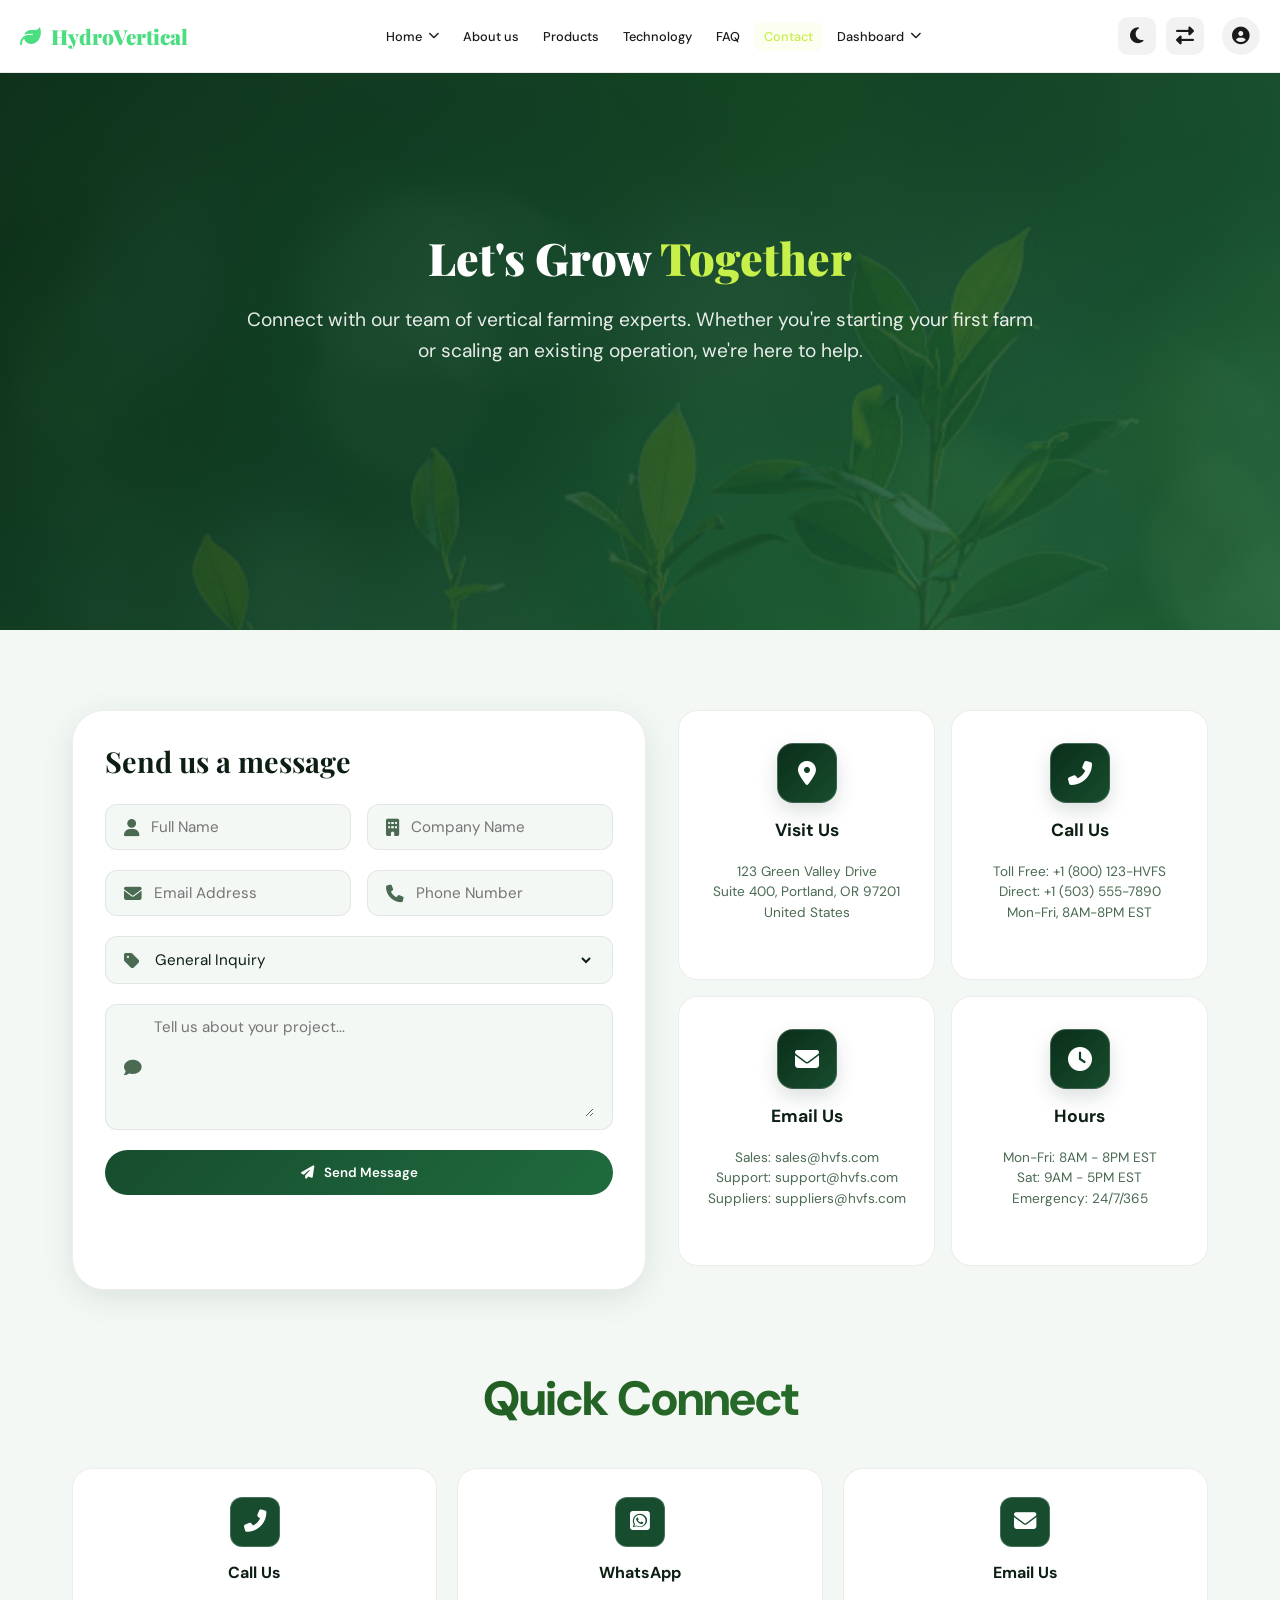
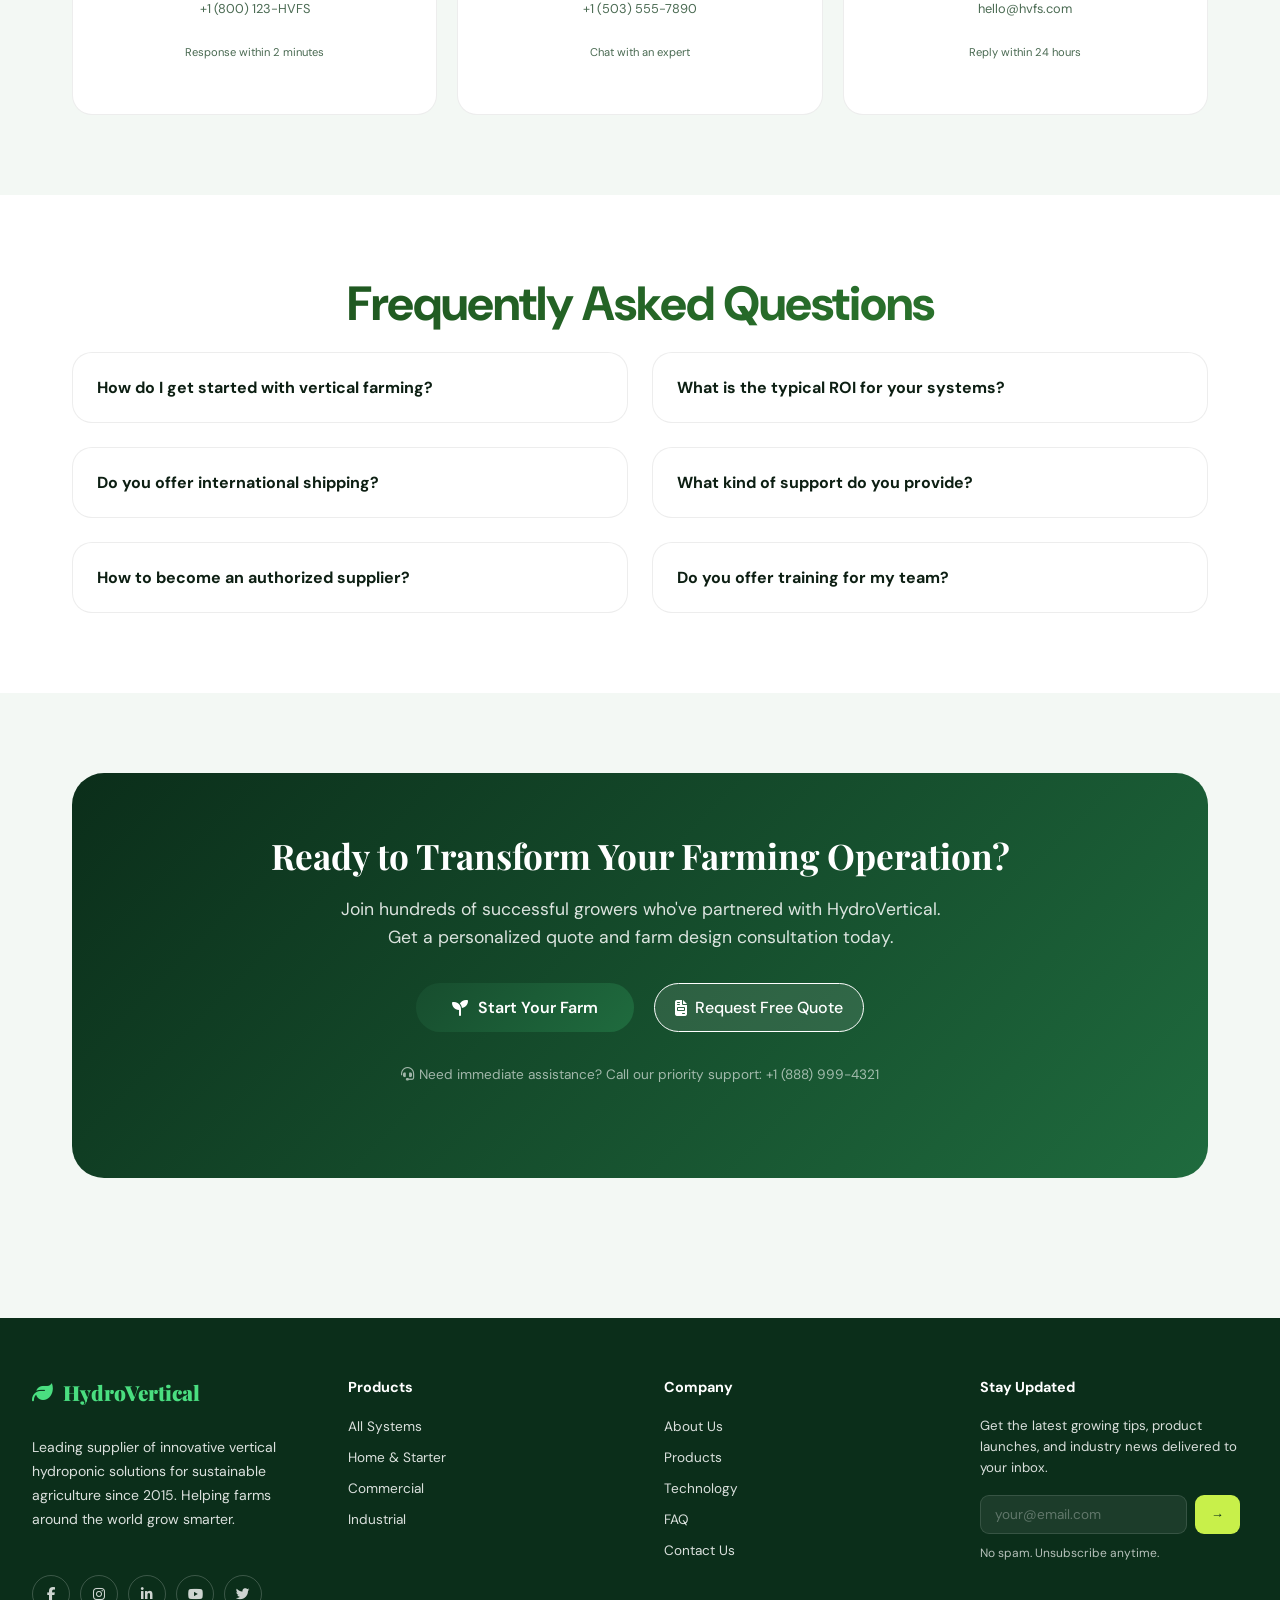
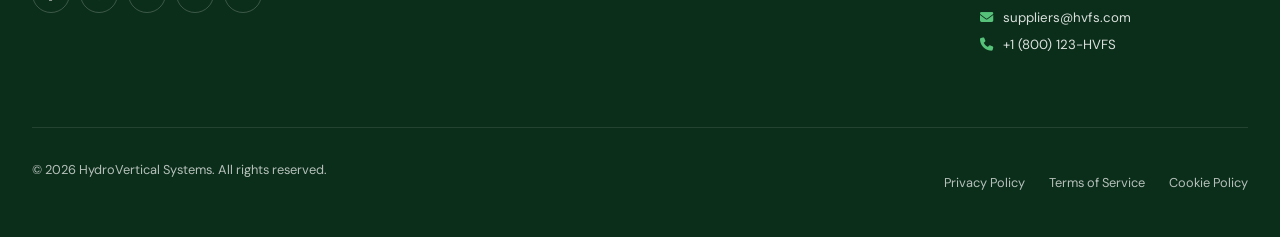
<file: contact.html>
<!DOCTYPE html>
<html lang="en">
<head>
    <meta charset="UTF-8">
    <meta name="viewport" content="width=device-width, initial-scale=1.0, viewport-fit=cover, shrink-to-fit=no">
    <title>HydroVertical | Premium Vertical Hydroponic Systems</title>
    <link rel="icon" type="image/svg+xml" href="./favicon.svg">
    <!-- Google Fonts & Font Awesome -->
    <link href="https://fonts.googleapis.com/css2?family=Playfair+Display:wght@400;500;600;700;800;900&family=DM+Sans:wght@300;400;500;600;700&display=swap" rel="stylesheet">
    <link rel="stylesheet" href="https://cdnjs.cloudflare.com/ajax/libs/font-awesome/6.4.0/css/all.min.css">
    <link rel="stylesheet" href="./nav.css">
    <style>
        /* ========== GLOBAL RESET & VARIABLES (Same as Homepage) ========== */
        *, *::before, *::after {
            margin: 0;
            padding: 0;
            box-sizing: border-box;
        }

        :root {
            --g1: #0b2e1a;
            --g2: #174d2e;
            --g3: #1f6b3e;
            --accent: #56c27a;
            --accent2: #a3e4b8;
            --lime: #c8f04a;
            --text: #0d1f13;
            --text-muted: #4a6a52;
            --bg: #f3f8f4;
            --surface: #ffffff;
            --border: rgba(0,0,0,0.07);
            --radius: 20px;
            --radius-lg: 32px;
            --shadow: 0 8px 32px rgba(11,46,26,0.1);
            --shadow-lg: 0 24px 60px rgba(11,46,26,0.16);
            --transition: all 0.35s cubic-bezier(0.4,0,0.2,1);
            --glass: rgba(255, 255, 255, 0.08);
            --glass-border: rgba(255, 255, 255, 0.12);
            --page-padding: clamp(1rem, 5vw, 2.5rem);
        }

        body.dark {
            --text: #ffffff;
            --text-muted: #b0b0b0;
            --bg: #000000;
            --surface: #121212;
            --border: rgba(255,255,255,0.1);
            --glass: rgba(255, 255, 255, 0.05);
        }

        html {
            scroll-behavior: smooth;
        }

        body {
            font-family: 'DM Sans', sans-serif;
            background: var(--bg);
            color: var(--text);
            overflow-x: hidden;
            transition: background 0.3s, color 0.3s;
        }

        /* ========== UTILITY CLASSES ========== */
        .container {
            max-width: 1400px;
            margin: 0 auto;
            padding: 0 var(--page-padding);
        }

        .section {
            padding: 80px var(--page-padding);
        }

        /* ========== GLASSMORPHISM COMPONENTS ========== */
        .glass-card {
            background: var(--glass);
            backdrop-filter: blur(12px);
            border: 1px solid var(--glass-border);
            border-radius: var(--radius-lg);
            padding: 32px;
            transition: var(--transition);
        }

        .glass-card:hover {
            transform: translateY(-5px);
            border-color: var(--accent);
            box-shadow: var(--shadow-lg);
        }

        /* ========== BUTTONS ========== */
        .btn-primary {
            background: linear-gradient(135deg, var(--g2) 0%, var(--g3) 100%);
            color: white;
            padding: 14px 36px;
            border-radius: 50px;
            text-decoration: none;
            font-weight: 600;
            display: inline-flex;
            align-items: center;
            gap: 10px;
            transition: var(--transition);
            border: none;
            cursor: pointer;
            font-family: 'DM Sans', sans-serif;
        }

        .btn-primary:hover {
            transform: translateY(-3px);
            box-shadow: 0 10px 30px rgba(31, 107, 62, 0.3);
            background: linear-gradient(135deg, var(--g3) 0%, var(--accent) 100%);
        }

        .btn-outline {
            background: transparent;
            border: 2px solid var(--accent);
            color: var(--accent);
            padding: 12px 28px;
            border-radius: 50px;
            text-decoration: none;
            font-weight: 600;
            display: inline-flex;
            align-items: center;
            gap: 8px;
            transition: var(--transition);
            font-family: 'DM Sans', sans-serif;
        }

        .btn-outline:hover {
            background: var(--accent);
            color: white;
            transform: translateY(-3px);
        }

        /* ========== HERO SECTION ========== */
        .hero-contact {
            min-height: 70vh;
            display: flex;
            align-items: center;
            position: relative;
            background: linear-gradient(135deg, rgba(11,46,26,0.92) 0%, rgba(31,107,62,0.85) 100%), url('./images/Contact\ Us.jpg');
            background-size: cover;
            background-position: center;
            background-attachment: fixed;
        }

        .hero-contact-content {
            max-width: 800px;
            text-align: center;
            margin: 0 auto;
        }

        .hero-contact h1 {
            font-family: 'Playfair Display', serif;
            font-size: 3.5rem;
            font-weight: 900;
            color: white;
            margin-bottom: 20px;
            line-height: 1.2;
        }

        .hero-contact .highlight {
            color: var(--lime);
        }

        .hero-contact p {
            color: rgba(255, 255, 255, 0.9);
            font-size: 1.2rem;
            margin-bottom: 32px;
            line-height: 1.6;
        }

        /* ========== CONTACT GRID ========== */
        .contact-grid {
            display: grid;
            grid-template-columns: 1fr 1fr;
            gap: 40px;
        }

        /* Contact Form */
        .form-container {
            background: var(--surface);
            border-radius: var(--radius-lg);
            padding: 40px;
            box-shadow: var(--shadow);
            border: 1px solid var(--border);
        }

        .form-container h3 {
            font-family: 'Playfair Display', serif;
            font-size: 1.8rem;
            margin-bottom: 24px;
            color: var(--text);
        }

        .form-group {
            margin-bottom: 20px;
        }

        .input-group {
            display: flex;
            align-items: center;
            background: var(--bg);
            border: 1px solid var(--border);
            border-radius: 12px;
            padding: 12px 18px;
            transition: var(--transition);
        }

        .input-group:focus-within {
            border-color: var(--accent);
            box-shadow: 0 0 0 3px rgba(86, 194, 122, 0.1);
        }

        .input-group i {
            color: var(--text-muted);
            margin-right: 12px;
            font-size: 1.1rem;
        }

        .input-group input,
        .input-group select,
        .input-group textarea {
            flex: 1;
            border: none;
            background: transparent;
            font-family: 'DM Sans', sans-serif;
            font-size: 0.95rem;
            color: var(--text);
            outline: none;
        }

        .input-group textarea {
            resize: vertical;
            min-height: 100px;
        }

        .form-row {
            display: grid;
            grid-template-columns: 1fr 1fr;
            gap: 16px;
        }

        /* Contact Info Cards */
        .info-grid {
            display: grid;
            grid-template-columns: repeat(2, 1fr);
            gap: 24px;
            margin-bottom: 24px;
            align-items: stretch;
        }

        .info-card {
            background: var(--surface);
            border-radius: var(--radius);
            padding: 32px 24px;
            text-align: center;
            transition: var(--transition);
            border: 1px solid var(--border);
            display: flex;
            flex-direction: column;
            align-items: center;
            justify-content: center;
            height: 100%;
        }

        .info-card:hover {
            transform: translateY(-5px);
            border-color: var(--accent);
            box-shadow: var(--shadow);
        }

        .info-icon {
            width: 60px;
            height: 60px;
            background: linear-gradient(135deg, var(--g1), var(--g2));
            border-radius: 16px;
            display: flex;
            align-items: center;
            justify-content: center;
            margin: 0 auto 16px;
            border: 1px solid rgba(255, 255, 255, 0.2);
            box-shadow: 0 8px 20px rgba(11, 46, 26, 0.15);
        }

        .info-icon i {
            font-size: 1.5rem;
            color: white;
        }

        .info-card h4 {
            font-size: 1.1rem;
            font-weight: 700;
            margin-bottom: 8px;
            color: var(--text);
        }

        .info-card p {
            color: var(--text-muted);
            font-size: 0.85rem;
            line-height: 1.5;
        }

        /* Map Section */
        .map-section {
            background: var(--surface);
            border-radius: var(--radius-lg);
            overflow: hidden;
            border: 1px solid var(--border);
        }

        .map-container {
            width: 100%;
            height: 400px;
            background: linear-gradient(135deg, var(--g2), var(--g3));
            display: flex;
            align-items: center;
            justify-content: center;
            flex-direction: column;
            color: white;
        }

        .map-container i {
            width: 80px;
            height: 80px;
            background: rgba(255, 255, 255, 0.1);
            border: 2px solid white;
            border-radius: 50%;
            display: flex;
            align-items: center;
            justify-content: center;
            font-size: 3rem;
            color: white;
            margin-bottom: 24px;
            backdrop-filter: blur(4px);
        }

        .map-container p {
            font-size: 1rem;
            margin-bottom: 16px;
        }

        /* Quick Contact Options */
        .quick-contact {
            display: grid;
            grid-template-columns: repeat(3, 1fr);
            gap: 24px;
            margin-top: 40px;
            align-items: stretch;
        }

        .quick-card {
            background: var(--surface);
            border-radius: var(--radius);
            padding: 28px 20px;
            text-align: center;
            transition: var(--transition);
            border: 1px solid var(--border);
            cursor: pointer;
            display: flex;
            flex-direction: column;
            align-items: center;
            justify-content: center;
            height: 100%;
        }

        .quick-card:hover {
            transform: translateY(-5px);
            border-color: var(--accent);
            box-shadow: var(--shadow);
        }

        .quick-card i {
            width: 50px;
            height: 50px;
            background: var(--g2);
            border-radius: 12px;
            display: flex;
            align-items: center;
            justify-content: center;
            font-size: 1.4rem;
            color: white;
            margin: 0 auto 16px;
            border: 1px solid rgba(255, 255, 255, 0.2);
            transition: var(--transition);
        }
        
        .quick-card:hover i {
            background: var(--accent);
            transform: scale(1.1);
        }

        .quick-card h4 {
            font-size: 1rem;
            font-weight: 700;
            margin-bottom: 4px;
        }

        .quick-card p {
            font-size: 0.8rem;
            color: var(--text-muted);
        }

        /* FAQ Section */
        .faq-grid {
            display: grid;
            grid-template-columns: repeat(2, 1fr);
            gap: 24px;
        }

        .faq-item {
            background: var(--surface);
            border-radius: var(--radius);
            padding: 24px;
            border: 1px solid var(--border);
            transition: var(--transition);
        }

        .faq-item:hover {
            border-color: var(--accent);
        }

        .faq-question {
            display: flex;
            justify-content: space-between;
            align-items: center;
            cursor: pointer;
            font-weight: 700;
            font-size: 1rem;
            color: var(--text);
        }

        .faq-question i {
            color: var(--accent);
            transition: transform 0.3s;
        }

        .faq-answer {
            max-height: 0;
            overflow: hidden;
            transition: max-height 0.3s ease;
            color: var(--text-muted);
            font-size: 0.85rem;
            line-height: 1.6;
            margin-top: 0;
        }

        .faq-item.active .faq-answer {
            max-height: 200px;
            margin-top: 16px;
        }

        .faq-item.active .faq-question i {
            transform: rotate(180deg);
        }

        /* CTA Section */
        .cta-section {
            background: linear-gradient(135deg, var(--g1) 0%, var(--g3) 100%);
            border-radius: var(--radius-lg);
            padding: 60px var(--page-padding);
            text-align: center;
        }

        .cta-section h2 {
            font-family: 'Playfair Display', serif;
            font-size: 2.2rem;
            color: white;
            margin-bottom: 16px;
        }

        .cta-section p {
            color: rgba(255, 255, 255, 0.85);
            max-width: 600px;
            margin: 0 auto 32px;
            font-size: 1.1rem;
        }

        .cta-buttons {
            display: flex;
            gap: 20px;
            justify-content: center;
            flex-wrap: wrap;
        }

        /* Animations */
        @keyframes fadeInUp {
            from {
                opacity: 0;
                transform: translateY(30px);
            }
            to {
                opacity: 1;
                transform: translateY(0);
            }
        }

        .fade-up {
            opacity: 0;
            transform: translateY(30px);
            transition: opacity 0.8s ease, transform 0.8s ease;
        }

        .fade-up.visible {
            opacity: 1;
            transform: translateY(0);
        }

        /* Responsive */
        @media (max-width: 1024px) {
            .section { padding: 60px var(--page-padding); }
            .hero-contact h1 { font-size: 2.8rem; }
            .contact-grid { grid-template-columns: 1fr; gap: 32px; }
            .faq-grid { grid-template-columns: 1fr; }
        }

        @media (max-width: 768px) {
            .container { padding: 0 20px; }
            .hero-contact h1 { font-size: 2rem; }
            .hero-contact p { font-size: 1rem; }
            .form-container { padding: 28px; }
            .form-row { grid-template-columns: 1fr; gap: 0; }
            .info-grid { grid-template-columns: 1fr; }
            .quick-contact { grid-template-columns: 1fr; gap: 16px; }
            .cta-section { padding: 40px 24px; }
            .cta-section h2 { font-size: 1.6rem; }
        }

        @media (max-width: 480px) {
            .hero-contact h1 { font-size: 1.6rem; }
            .btn-primary, .btn-outline { padding: 10px 20px; font-size: 0.85rem; width: 100%; justify-content: center; }
            .cta-buttons { flex-direction: column; align-items: center; }
            .form-container { padding: 20px; }
        }
                /* ========== ENHANCED RESPONSIVE FIXES FOR CONTACT PAGE ========== */
        
        /* Ultra-wide screen optimization */
        @media (min-width: 1920px) {
            .container {
                max-width: 1600px;
            }
            .hero-contact h1 {
                font-size: 4rem;
            }
            .contact-grid {
                gap: 60px;
            }
            .form-container {
                padding: 50px;
            }
            .info-grid {
                gap: 30px;
            }
        }

        /* Small desktop / laptop (1280px - 1440px) */
        @media (min-width: 1280px) and (max-width: 1440px) {
            .container {
                max-width: 1200px;
            }
            .hero-contact h1 {
                font-size: 3rem;
            }
        }

        /* Tablet landscape (1025px - 1280px) */
        @media (min-width: 1025px) and (max-width: 1280px) {
            .container {
                padding: 0 32px;
            }
            .hero-contact h1 {
                font-size: 2.8rem;
            }
            .contact-grid {
                gap: 32px;
            }
            .form-container {
                padding: 32px;
            }
            .info-grid {
                gap: 16px;
            }
            .quick-contact {
                gap: 20px;
            }
        }

        /* Tablet portrait (768px - 1024px) */
        @media (min-width: 768px) and (max-width: 1024px) {
            .section {
                padding: 60px var(--page-padding);
            }
            .hero-contact {
                min-height: 60vh;
                background-attachment: scroll;
            }
            .hero-contact h1 {
                font-size: 2.5rem;
            }
            .hero-contact p {
                font-size: 1.1rem;
            }
            .section-subtitle {
                font-size: 1rem;
                margin-bottom: 40px;
            }
            .contact-grid {
                grid-template-columns: 1fr;
                gap: 40px;
            }
            .form-container {
                padding: 36px;
            }
            .form-container h3 {
                font-size: 1.6rem;
            }
            .info-grid {
                grid-template-columns: repeat(2, 1fr);
                gap: 20px;
            }
            .quick-contact {
                grid-template-columns: repeat(3, 1fr);
                gap: 20px;
            }
            .faq-grid {
                grid-template-columns: 1fr;
                gap: 20px;
            }
            .map-container {
                height: 350px;
            }
            .cta-section {
                padding: 50px 30px;
            }
            .cta-section h2 {
                font-size: 2rem;
            }
        }

        /* Mobile large (481px - 768px) */
        @media (min-width: 481px) and (max-width: 768px) {
            .container {
                padding: 0 24px;
            }
            .section {
                padding: 50px var(--page-padding);
            }
            .hero-contact {
                min-height: 55vh;
                background-attachment: scroll;
                text-align: center;
            }
            .hero-contact h1 {
                font-size: 2rem;
            }
            .hero-contact p {
                font-size: 1rem;
                padding: 0 16px;
            }
            .section-subtitle {
                font-size: 0.95rem;
                margin-bottom: 32px;
                padding: 0 16px;
            }
            .contact-grid {
                grid-template-columns: 1fr;
                gap: 32px;
            }
            .form-container {
                padding: 28px;
            }
            .form-container h3 {
                font-size: 1.5rem;
                text-align: center;
            }
            .form-row {
                grid-template-columns: 1fr;
                gap: 0;
            }
            .info-grid {
                grid-template-columns: 1fr;
                gap: 16px;
            }
            .info-card {
                padding: 20px;
            }
            .info-icon {
                width: 50px;
                height: 50px;
            }
            .info-icon i {
                font-size: 1.5rem;
            }
            .quick-contact {
                grid-template-columns: 1fr;
                gap: 16px;
                max-width: 350px;
                margin: 0 auto;
            }
            .quick-card {
                padding: 20px;
            }
            .faq-grid {
                grid-template-columns: 1fr;
                gap: 16px;
            }
            .faq-item {
                padding: 20px;
            }
            .faq-question {
                font-size: 0.95rem;
            }
            .map-container {
                height: 300px;
                padding: 20px;
                text-align: center;
            }
            .map-container i {
                font-size: 3rem;
            }
            .map-container h4 {
                font-size: 1.1rem;
            }
            .map-container p {
                font-size: 0.85rem;
            }
            .cta-section {
                padding: 40px 24px;
            }
            .cta-section h2 {
                font-size: 1.6rem;
            }
            .cta-section p {
                font-size: 0.95rem;
                padding: 0 16px;
            }
            .cta-buttons {
                flex-direction: column;
                align-items: center;
                gap: 16px;
            }
            .btn-primary, .btn-outline {
                width: 100%;
                max-width: 280px;
                justify-content: center;
            }
        }

        /* Mobile small (321px - 480px) */
        @media (min-width: 321px) and (max-width: 480px) {
            .container {
                padding: 0 16px;
            }
            .section {
                padding: 40px var(--page-padding);
            }
            .hero-contact {
                min-height: 70vh;
                background-attachment: scroll;
            }
            .hero-contact h1 {
                font-size: 1.6rem;
            }
            .hero-contact p {
                font-size: 0.9rem;
                padding: 0 12px;
            }
            .section-subtitle {
                font-size: 0.85rem;
                margin-bottom: 28px;
            }
            .contact-grid {
                gap: 28px;
            }
            .form-container {
                padding: 20px;
            }
            .form-container h3 {
                font-size: 1.3rem;
                text-align: center;
            }
            .input-group {
                padding: 10px 14px;
            }
            .input-group i {
                font-size: 0.9rem;
            }
            .input-group input,
            .input-group select,
            .input-group textarea {
                font-size: 0.85rem;
            }
            .info-card {
                padding: 16px;
            }
            .info-icon {
                width: 45px;
                height: 45px;
            }
            .info-icon i {
                font-size: 1.3rem;
            }
            .info-card h4 {
                font-size: 1rem;
            }
            .info-card p {
                font-size: 0.75rem;
            }
            .quick-card {
                padding: 16px;
            }
            .quick-card i {
                font-size: 1.5rem;
            }
            .quick-card h4 {
                font-size: 0.9rem;
            }
            .quick-card p {
                font-size: 0.7rem;
            }
            .faq-item {
                padding: 16px;
            }
            .faq-question {
                font-size: 0.85rem;
            }
            .faq-answer {
                font-size: 0.75rem;
            }
            .map-container {
                height: 280px;
                padding: 16px;
            }
            .map-container i {
                font-size: 2.5rem;
            }
            .map-container h4 {
                font-size: 1rem;
            }
            .map-container p {
                font-size: 0.75rem;
            }
            .cta-section {
                padding: 32px 20px;
            }
            .cta-section h2 {
                font-size: 1.3rem;
            }
            .cta-section p {
                font-size: 0.85rem;
                margin-bottom: 24px;
            }
            .btn-primary, .btn-outline {
                padding: 10px 20px;
                font-size: 0.85rem;
                max-width: 240px;
            }
        }

        /* Extra small devices (280px - 320px) */
        @media (max-width: 320px) {
            .container {
                padding: 0 12px;
            }
            .hero-contact h1 {
                font-size: 1.3rem;
            }
            .hero-contact p {
                font-size: 0.8rem;
            }
            .section-title {
                font-size: 1.3rem;
            }
            .section-subtitle {
                font-size: 0.75rem;
            }
            .form-container {
                padding: 16px;
            }
            .form-container h3 {
                font-size: 1.2rem;
            }
            .info-card h4 {
                font-size: 0.9rem;
            }
            .info-card p {
                font-size: 0.7rem;
            }
            .quick-card {
                padding: 14px;
            }
            .faq-question {
                font-size: 0.8rem;
            }
            .cta-section h2 {
                font-size: 1.2rem;
            }
            .btn-primary, .btn-outline {
                font-size: 0.75rem;
                padding: 8px 16px;
                max-width: 200px;
            }
        }

        /* Landscape orientation fixes for mobile */
        @media (max-width: 900px) and (orientation: landscape) {
            .hero-contact {
                min-height: 100vh;
            }
            .hero-contact h1 {
                font-size: 1.8rem;
            }
            .section {
                padding: 30px 0;
            }
            .contact-grid {
                gap: 24px;
            }
            .form-container {
                padding: 20px;
            }
            .info-grid {
                grid-template-columns: repeat(2, 1fr);
            }
            .quick-contact {
                grid-template-columns: repeat(3, 1fr);
            }
            .faq-grid {
                grid-template-columns: repeat(2, 1fr);
            }
            .map-container {
                height: 250px;
            }
        }

        /* Prevent horizontal overflow on all elements */
        html, body {
            overflow-x: hidden;
            width: 100%;
            position: relative;
        }

        /* Ensure all containers and cards respect viewport */
        .container,
        .contact-grid,
        .info-grid,
        .quick-contact,
        .faq-grid,
        .form-container,
        .info-card,
        .quick-card,
        .faq-item,
        .map-section,
        .cta-section {
            max-width: 100%;
        }

        /* Improve touch targets on mobile devices */
        @media (max-width: 768px) {
            .btn-primary, 
            .btn-outline,
            .quick-card,
            .faq-question,
            .info-card {
                cursor: pointer;
                min-height: 44px;
            }
            .input-group input,
            .input-group select,
            .input-group textarea {
                font-size: 16px; /* Prevents zoom on iOS */
            }
        }

        /* Smooth text wrapping */
        @media (max-width: 768px) {
            body {
                font-size: 15px;
            }
            p, li, a, .info-card p, .faq-answer {
                word-break: break-word;
            }
        }

        /* Fix for buttons on mobile */
        @media (max-width: 768px) {
            .cta-buttons {
                width: 100%;
            }
            .btn-primary, .btn-outline {
                width: 100%;
                text-align: center;
            }
        }

        /* Ensure map section doesn't overflow */
        .map-container iframe,
        .map-container img {
            max-width: 100%;
            height: auto;
        }

        /* Fix for form inputs on mobile */
        @media (max-width: 480px) {
            .input-group {
                flex-wrap: wrap;
            }
            .input-group i {
                margin-bottom: 8px;
            }
        }
        .btn-outline {
  display: inline-flex;
  align-items: center;
  justify-content: center;
  gap: 8px;
  background: rgba(255, 255, 255, 0.1);
  border: 1px solid white;
  color: white;
  padding: 10px 20px;
  border-radius: 40px;
  text-decoration: none;
  font-weight: 500;
  font-size: 1rem;
  transition: all 0.3s ease;
  cursor: pointer;
  white-space: nowrap;
}

.btn-outline i {
  font-size: 1rem;
  margin: 0;
  transition: transform 0.3s ease;
}

.btn-outline:hover {
  background: white;
  color: #1a252f;
  transform: translateY(-2px);
}

.btn-outline:hover i {
  transform: translateX(4px);
}

/* Responsive adjustments */
@media screen and (max-width: 768px) {
  .btn-outline {
    padding: 8px 16px;
    font-size: 0.9rem;
    gap: 6px;
  }
  
  .btn-outline i {
    font-size: 0.9rem;
  }
}

@media screen and (max-width: 480px) {
  .btn-outline {
    padding: 6px 14px;
    font-size: 0.85rem;
  }
  
  .btn-outline i {
    font-size: 0.85rem;
  }
}
    </style>
</head>
<body>
    <!-- NAVBAR -->
    <nav class="navbar">
        <div class="nav-inner">
            <a href="./index.html" class="logo"><i class="fas fa-leaf"></i> HydroVertical</a>
            <div class="nav-links">
                <div class="nav-item">
                    <a href="#" class="nav-link">Home <i class="fas fa-chevron-down"></i></a>
                    <div class="dropdown-menu">
                        <a href="./index.html">Home 1</a>
                        <a href="./home2.html">Home 2</a>
                    </div>
                </div>
                <a href="./about.html" class="nav-link">About us</a>
                <a href="./products.html" class="nav-link">Products</a>
                <a href="./technology.html" class="nav-link">Technology</a>
                <a href="./faq.html" class="nav-link">FAQ</a>
                <a href="./contact.html" class="nav-link">Contact</a>
                <div class="nav-item">
                    <a href="#" class="nav-link">Dashboard <i class="fas fa-chevron-down"></i></a>
                    <div class="dropdown-menu">
                        <a href="./admin.html">Admin Page</a>
                        <a href="./user.html">User Page</a>
                    </div>
                </div>
            </div>
            <div class="nav-actions">
                <div class="desktop-rtl-dark">
                    <button class="btn-icon" id="themeToggle" title="Toggle theme">
                    <i class="fa-solid fa-moon"></i>
                    </button>
                    <button class="btn-icon" id="rtlToggle" title="Toggle RTL">
                        <i class="fas fa-exchange-alt"></i>
                    </button>
                </div>
                <!-- Profile dropdown - visible only on desktop (hidden on tablet/mobile via media query) -->
                <div class="profile-dropdown">
                    <div class="profile-icon"><i class="fas fa-user-circle"></i></div>
                    <div class="profile-dropdown-content">
                        <a href="./login.html">Login</a>
                        <a href="./Registeration.html">Signup</a>
                    </div>
                </div>
                <button class="hamburger" id="hamburger" aria-label="Menu">
                    <span></span><span></span><span></span>
                </button>
            </div>
        </div>
        <div class="mobile-nav" id="mobileNav">
            <div class="nav-item" style="display:block;">
                <a href="#" class="nav-link">Home</a>
                <div class="mobile-dropdown">
                    <a href="./index.html">Home 1</a>
                    <a href="./home2.html">Home 2</a>
                </div>
            </div>
            <a href="./about.html" class="nav-link">About us</a>
            <a href="./products.html" class="nav-link">Products</a>
            <a href="./technology.html" class="nav-link">Technology</a>
            <a href="./faq.html" class="nav-link">FAQ</a>
            <a href="./contact.html" class="nav-link">Contact</a>
            <div class="nav-item" style="display:block;">
                <a href="#" class="nav-link">Dashboard</a>
                <div class="mobile-dropdown">
                    <a href="./admin.html">Admin Page</a>
                    <a href="./user.html">User Page</a>
                </div>
            </div>
            <div class="mobile-actions">
                <button class="mobile-action-btn" id="mobileThemeToggle">
                    <i class="fas fa-moon"></i> <span>Dark</span>
                </button>
                <button class="mobile-action-btn" id="mobileRtlToggle">
                    <i class="fas fa-exchange-alt"></i> <span>RTL</span>
                </button>
            </div>
            <!-- Mobile Profile Section (visible only on tablet/mobile) -->
            <div class="mobile-profile-section">
                <a href="./login.html">Login</a>
                <a href="./Registeration.html">Signup</a>
            </div>
        </div>
    </nav>
    <!-- ========== SECTION 1: HERO SECTION ========== -->
    <section class="hero-contact">
        <div class="container">
            <div class="hero-contact-content fade-up">
                <h1>Let's Grow <span class="highlight">Together</span></h1>
                <p>Connect with our team of vertical farming experts. Whether you're starting your first farm or scaling an existing operation, we're here to help.</p>
            </div>
        </div>
    </section>

    <!-- ========== SECTION 2: CONTACT FORM + COMPANY DETAILS ========== -->
    <section class="section">
        <div class="container">
            <div class="contact-grid">
                <!-- Contact Form -->
                <div class="form-container fade-up">
                    <h3>Send us a message</h3>
                    <form id="contactForm">
                        <div class="form-row">
                            <div class="form-group">
                                <div class="input-group">
                                    <i class="fas fa-user"></i>
                                    <input type="text" id="fullName" placeholder="Full Name" required>
                                </div>
                            </div>
                            <div class="form-group">
                                <div class="input-group">
                                    <i class="fas fa-building"></i>
                                    <input type="text" id="company" placeholder="Company Name">
                                </div>
                            </div>
                        </div>
                        <div class="form-row">
                            <div class="form-group">
                                <div class="input-group">
                                    <i class="fas fa-envelope"></i>
                                    <input type="email" id="email" placeholder="Email Address" required>
                                </div>
                            </div>
                            <div class="form-group">
                                <div class="input-group">
                                    <i class="fas fa-phone"></i>
                                    <input type="tel" id="phone" placeholder="Phone Number">
                                </div>
                            </div>
                        </div>
                        <div class="form-group">
                            <div class="input-group">
                                <i class="fas fa-tag"></i>
                                <select id="inquiryType">
                                    <option value="general">General Inquiry</option>
                                    <option value="sales">Sales & Quotes</option>
                                    <option value="support">Technical Support</option>
                                    <option value="partnership">Partnership Opportunity</option>
                                </select>
                            </div>
                        </div>
                        <div class="form-group">
                            <div class="input-group">
                                <i class="fas fa-comment"></i>
                                <textarea id="message" placeholder="Tell us about your project..." required></textarea>
                            </div>
                        </div>
                        <button type="submit" class="btn-primary" style="width: 100%; justify-content: center;">
                            <i class="fas fa-paper-plane"></i> Send Message
                        </button>
                    </form>
                </div>

                <!-- Company Contact Details -->
                <div>
                    <div class="info-grid">
                        <div class="info-card fade-up">
                            <div class="info-icon"><i class="fas fa-map-marker-alt"></i></div>
                            <h4>Visit Us</h4>
                            <p>123 Green Valley Drive<br>Suite 400, Portland, OR 97201<br>United States</p>
                        </div>
                        <div class="info-card fade-up">
                            <div class="info-icon"><i class="fas fa-phone-alt"></i></div>
                            <h4>Call Us</h4>
                            <p>Toll Free: +1 (800) 123-HVFS<br>Direct: +1 (503) 555-7890<br>Mon-Fri, 8AM-8PM EST</p>
                        </div>
                        <div class="info-card fade-up">
                            <div class="info-icon"><i class="fas fa-envelope"></i></div>
                            <h4>Email Us</h4>
                            <p>Sales: sales@hvfs.com<br>Support: support@hvfs.com<br>Suppliers: suppliers@hvfs.com</p>
                        </div>
                        <div class="info-card fade-up">
                            <div class="info-icon"><i class="fas fa-clock"></i></div>
                            <h4>Hours</h4>
                            <p>Mon-Fri: 8AM - 8PM EST<br>Sat: 9AM - 5PM EST<br>Emergency: 24/7/365</p>
                        </div>
                    </div>
                </div>
            </div>
        </div>
    </section>

    <!-- ========== SECTION 4: QUICK CONTACT OPTIONS ========== -->
    <section class="section" style="padding-top: 0;">
        <div class="container">
            <h2 class="section-title fade-up">Quick Connect</h2>
            <div class="quick-contact">
                <div class="quick-card fade-up" id="callBtn">
                    <i class="fas fa-phone-alt"></i>
                    <h4>Call Us</h4>
                    <p>+1 (800) 123-HVFS</p>
                    <p style="font-size: 0.7rem;">Response within 2 minutes</p>
                </div>
                <div class="quick-card fade-up" id="whatsappBtn">
                    <i class="fa-brands fa-square-whatsapp"></i>
                    <h4>WhatsApp</h4>
                    <p>+1 (503) 555-7890</p>
                    <p style="font-size: 0.7rem;">Chat with an expert</p>
                </div>
                <div class="quick-card fade-up" id="emailQuickBtn">
                    <i class="fas fa-envelope"></i>
                    <h4>Email Us</h4>
                    <p>hello@hvfs.com</p>
                    <p style="font-size: 0.7rem;">Reply within 24 hours</p>
                </div>
            </div>
        </div>
    </section>

    <!-- ========== SECTION 5: FAQ SUPPORT INFORMATION ========== -->
    <section class="section" style="background: var(--surface);">
        <div class="container">
            <h2 class="section-title fade-up">Frequently Asked Questions</h2>
            <div class="faq-grid">
                <div class="faq-item fade-up">
                    <div class="faq-question">
                        <span> How do I get started with vertical farming?</span>
                    </div>
                    <div class="faq-answer">Schedule a free consultation with our team. We'll assess your space, budget, and goals to design a custom solution. Most farms are operational within 60-90 days.</div>
                </div>
                <div class="faq-item fade-up">
                    <div class="faq-question">
                        <span> What is the typical ROI for your systems?</span>
                    </div>
                    <div class="faq-answer">Our clients typically see ROI within 14-24 months. Commercial operations achieve 45-60% gross margins with payback periods varying based on scale and crop selection.</div>
                </div>
                <div class="faq-item fade-up">
                    <div class="faq-question">
                        <span> Do you offer international shipping?</span>
                    </div>
                    <div class="faq-answer">Yes! We ship to 28+ countries worldwide. Our logistics team handles customs clearance and provides on-site installation support for international clients.</div>
                </div>
                <div class="faq-item fade-up">
                    <div class="faq-question">
                        <span> What kind of support do you provide?</span>
                    </div>
                    <div class="faq-answer">24/7 technical support, remote monitoring, quarterly performance reviews, software updates, and annual on-site maintenance. Plus, you get a dedicated account manager.</div>
                </div>
                <div class="faq-item fade-up">
                    <div class="faq-question">
                        <span> How to become an authorized supplier?</span>
                    </div>
                    <div class="faq-answer">Visit our supplier portal at suppliers.hvfs.com. Complete the application with your certifications and product catalog. Our procurement team reviews within 2-3 business days.</div>
                </div>
                <div class="faq-item fade-up">
                    <div class="faq-question">
                        <span>Do you offer training for my team?</span>
                    </div>
                    <div class="faq-answer">Absolutely! We provide comprehensive on-site training, certification programs, and ongoing educational resources. Our training center in Oregon hosts monthly workshops.</div>
                </div>
            </div>
        </div>
    </section>

    <!-- ========== SECTION 6: FINAL CALL TO ACTION ========== -->
    <section class="section">
        <div class="container">
            <div class="cta-section fade-up">
                <h2>Ready to Transform Your Farming Operation?</h2>
                <p>Join hundreds of successful growers who've partnered with HydroVertical. Get a personalized quote and farm design consultation today.</p>
                <div class="cta-buttons">
                    <a href="#" class="btn-primary" id="startFarmBtn"><i class="fas fa-seedling"></i> Start Your Farm</a>
                    <a href="#" class="btn-outline" style="background: rgba(255,255,255,0.1); border-color: white; color: white;" id="getQuoteBtn"><i class="fas fa-file-invoice"></i> Request Free Quote</a>
                </div>
                <p style="margin-top: 32px; font-size: 0.85rem; color: rgba(255,255,255,0.6);">
                    <i class="fas fa-headset"></i> Need immediate assistance? Call our priority support: +1 (888) 999-4321
                </p>
            </div>
        </div>
    </section>
    <!-- FOOTER -->
    <footer class="footer">
        <div class="footer-inner">
            <div class="footer-grid">
                <div class="footer-brand">
                    <a href="./index.html" class="logo" id="wow" style="color:white"><i class="fas fa-leaf"></i>HydroVertical</a>
                    <p>Leading supplier of innovative vertical hydroponic solutions for sustainable agriculture since 2015. Helping farms around the world grow smarter.</p>
                    <div class="footer-socials">
                        <a href="#" class="social-btn"><i class="fab fa-facebook-f"></i></a>
                        <a href="#" class="social-btn"><i class="fab fa-instagram"></i></a>
                        <a href="#" class="social-btn"><i class="fab fa-linkedin-in"></i></a>
                        <a href="#" class="social-btn"><i class="fab fa-youtube"></i></a>
                        <a href="#" class="social-btn"><i class="fab fa-twitter"></i></a>
                    </div>
                </div>
                <div class="footer-col">
                    <h4>Products</h4>
                    <ul class="footer-links">
                        <li><a href="./products.html">All Systems</a></li>
                        <li><a href="./products.html" onclick="filterProducts('home'); return false;">Home & Starter</a></li>
                        <li><a href="./products.html" onclick="filterProducts('commercial'); return false;">Commercial</a></li>
                        <li><a href="./products.html" onclick="filterProducts('industrial'); return false;">Industrial</a></li>
                    </ul>
                </div>
                <div class="footer-col">
                    <h4>Company</h4>
                    <ul class="footer-links">
                        <li><a href="./about.html">About Us</a></li>
                        <li><a href="./products.html">Products</a></li>
                        <li><a href="./technology.html">Technology</a></li>
                        <li><a href="./faq.html">FAQ</a></li>
                        <li><a href="./contact.html">Contact Us</a></li>
                    </ul>
                </div>
                <div class="footer-col">
                    <h4>Stay Updated</h4>
                    <p style="color:rgba(255,255,255,0.85);font-size:0.83rem;line-height:1.6;margin-bottom:16px;">Get the latest growing tips, product launches, and industry news delivered to your inbox.</p>
                    <div class="newsletter-input-wrap">
                        <input type="email" class="newsletter-input" placeholder="your@email.com">
                        <button class="btn-subscribe">→</button>
                    </div>
                    <p style="color:rgba(255,255,255,0.7);font-size:0.75rem;margin-top:10px;">No spam. Unsubscribe anytime.</p>
                    <div style="margin-top:20px;">
                        <p style="color:rgba(255,255,255,0.85);font-size:0.83rem;margin-bottom:6px;"><i class="fas fa-envelope" style="color:var(--accent);margin-right:6px;"></i> suppliers@hvfs.com</p>
                        <p style="color:rgba(255,255,255,0.85);font-size:0.83rem;"><i class="fas fa-phone" style="color:var(--accent);margin-right:6px;"></i> +1 (800) 123-HVFS</p>
                    </div>
                </div>
            </div>
            <div class="footer-bottom">
                <p>© 2026 HydroVertical Systems. All rights reserved.</p>
                <div class="footer-bottom-links">
                    <a href="#">Privacy Policy</a>
                    <a href="#">Terms of Service</a>
                    <a href="#">Cookie Policy</a>
                </div>
            </div>
        </div>
    </footer>

    <!-- BACK TO TOP -->
    <button class="btt" id="btt" title="Back to top"><i class="fas fa-arrow-up"></i></button>
    <script src="./nav.js"></script>
    <script>
        // Intersection Observer for fade-up animations
        const faders = document.querySelectorAll('.fade-up');
        const appearOptions = { threshold: 0.1, rootMargin: "0px 0px -30px 0px" };
        const appearOnScroll = new IntersectionObserver((entries) => {
            entries.forEach(entry => {
                if (entry.isIntersecting) {
                    entry.target.classList.add('visible');
                    appearOnScroll.unobserve(entry.target);
                }
            });
        }, appearOptions);
        faders.forEach(el => appearOnScroll.observe(el));

        // Dark mode detection and sync with homepage
        (function() {
            if (localStorage.getItem('theme') === 'dark') {
                document.body.classList.add('dark');
            }
            
            // Create dark mode styles if not exists
            if (!document.getElementById('contact-dark-styles')) {
                const darkStyle = document.createElement('style');
                darkStyle.id = 'contact-dark-styles';
                darkStyle.textContent = `
                    body.dark .form-container,
                    body.dark .info-card,
                    body.dark .map-section,
                    body.dark .quick-card,
                    body.dark .faq-item {
                        background: var(--surface);
                    }
                    body.dark .input-group {
                        background: var(--bg);
                        border-color: var(--border);
                    }
                    body.dark .input-group input,
                    body.dark .input-group select,
                    body.dark .input-group textarea {
                        color: var(--text);
                    }
                `;
                document.head.appendChild(darkStyle);
            }
        })();

        // Contact Form Submission
        const contactForm = document.getElementById('contactForm');
        if (contactForm) {
            contactForm.addEventListener('submit', (e) => {
                e.preventDefault();
                const name = document.getElementById('fullName')?.value;
                alert(`Thank you ${name}! Your message has been sent. Our team will respond within 24 hours.`);
                contactForm.reset();
            });
        }

        // Quick contact buttons
        const callBtn = document.getElementById('callBtn');
        const whatsappBtn = document.getElementById('whatsappBtn');
        const emailQuickBtn = document.getElementById('emailQuickBtn');
        const startFarmBtn = document.getElementById('startFarmBtn');
        const getQuoteBtn = document.getElementById('getQuoteBtn');

        if (callBtn) callBtn.addEventListener('click', () => alert("📞 Call us at +1 (800) 123-HVFS. Our team is ready to assist you."));
        if (whatsappBtn) whatsappBtn.addEventListener('click', () => alert("💬 Chat with us on WhatsApp: +1 (503) 555-7890"));
        if (emailQuickBtn) emailQuickBtn.addEventListener('click', () => alert("✉️ Send an email to hello@hvfs.com. We'll respond within 24 hours."));
        if (startFarmBtn) startFarmBtn.addEventListener('click', (e) => { e.preventDefault(); alert("🌱 Let's start your vertical farm journey! Our experts will contact you shortly."); });
        if (getQuoteBtn) getQuoteBtn.addEventListener('click', (e) => { e.preventDefault(); alert("📄 Request a free, no-obligation quote. A specialist will reach out within 24 hours."); });

        // FAQ Accordion
        const faqItems = document.querySelectorAll('.faq-item');
        faqItems.forEach(item => {
            const question = item.querySelector('.faq-question');
            question.addEventListener('click', () => {
                item.classList.toggle('active');
            });
        });
    </script>
</body>
</html>
</file>
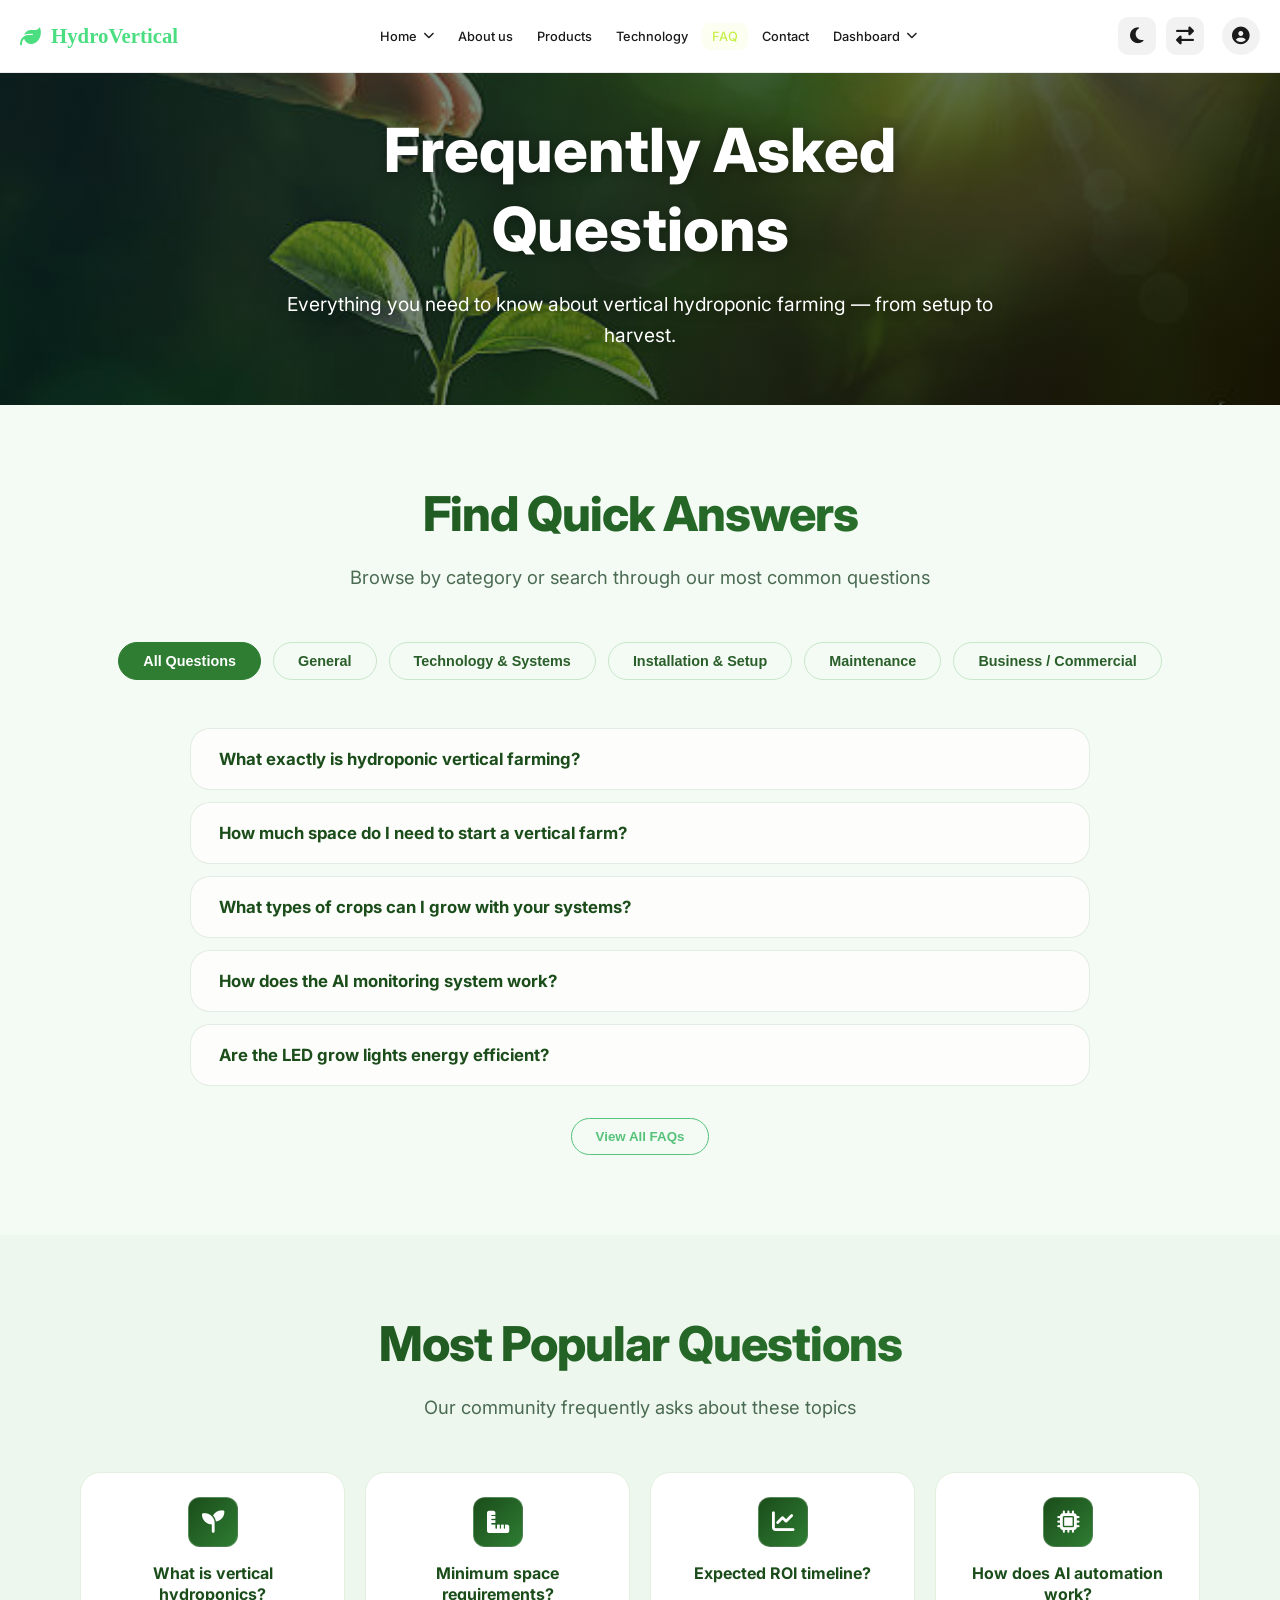
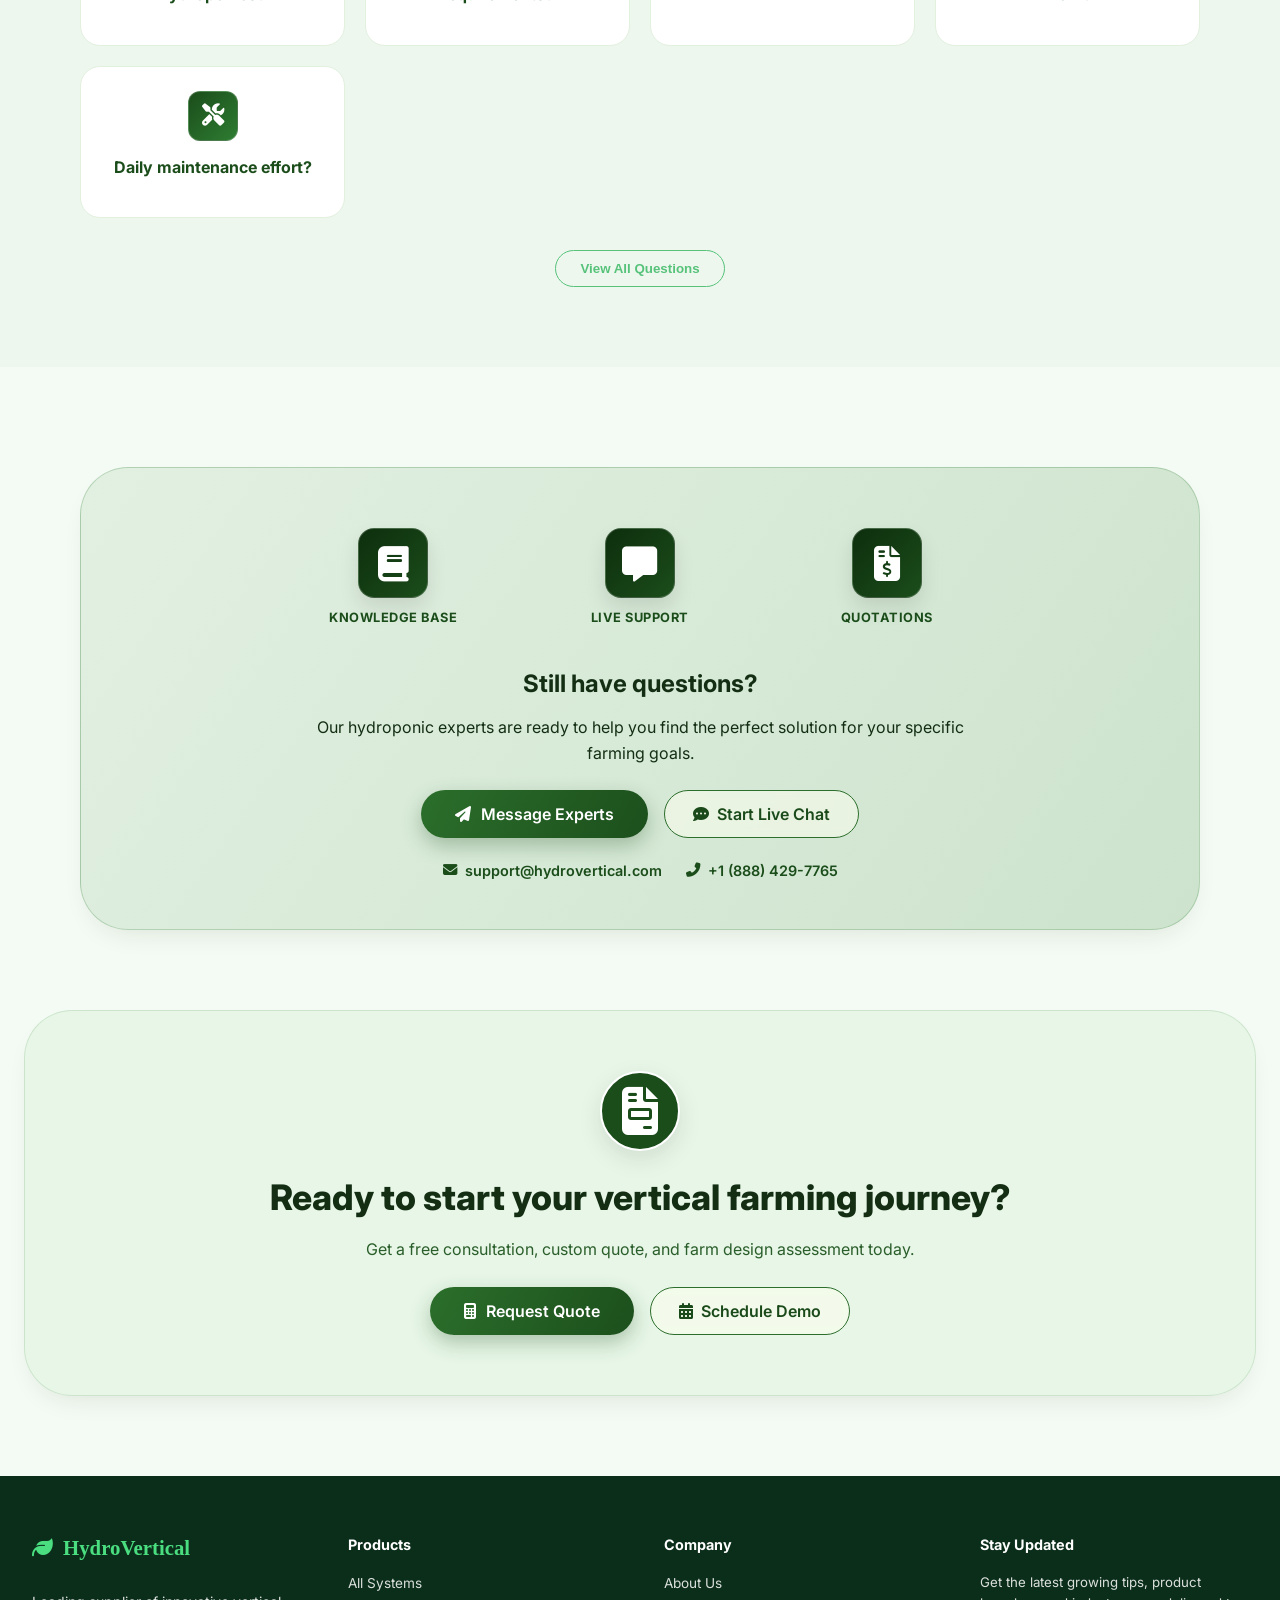
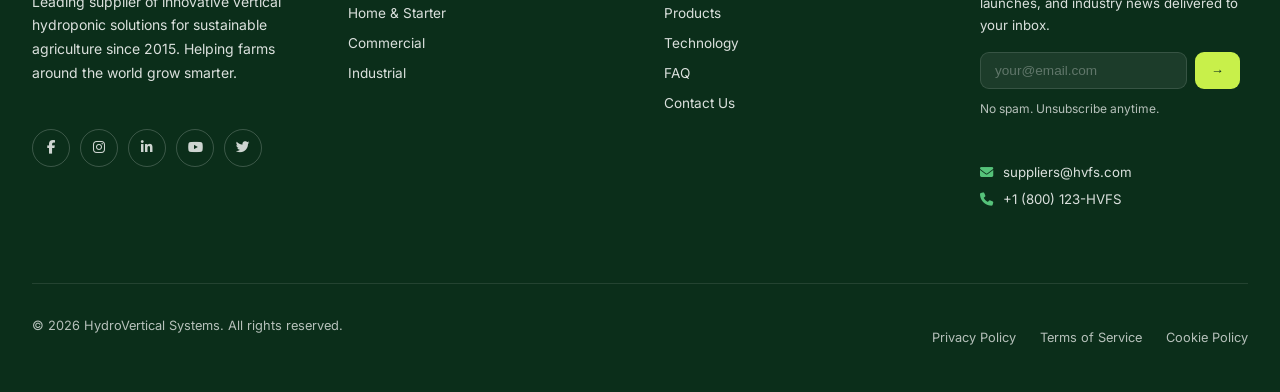
<file: faq.html>
<!DOCTYPE html>
<html lang="en">
<head>
    <meta charset="UTF-8">
    <meta name="viewport" content="width=device-width, initial-scale=1.0, viewport-fit=cover, shrink-to-fit=no">
    <title>HydroVertical | Premium Vertical Hydroponic Systems</title>
    <link rel="icon" type="image/svg+xml" href="./favicon.svg">
    <!-- Google Fonts & Font Awesome -->
    <link href="https://fonts.googleapis.com/css2?family=Inter:opsz,wght@14..32,300;14..32,400;14..32,500;14..32,600;14..32,700;14..32,800&display=swap" rel="stylesheet">
    <link rel="stylesheet" href="https://cdnjs.cloudflare.com/ajax/libs/font-awesome/6.5.1/css/all.min.css">
    <link rel="stylesheet" href="./nav.css">
    <style>
        * {
            margin: 0;
            padding: 0;
            box-sizing: border-box;
            --page-padding: clamp(1rem, 5vw, 2.5rem);
        }

        body {
            font-family: 'Inter', sans-serif;
            background: #f4fbf4;
            color: #132e13;
            scroll-behavior: smooth;
            overflow-x: hidden;
            width: 100%;
        }

        ::-webkit-scrollbar { width: 7px; }
        ::-webkit-scrollbar-track { background: #d4e6d4; }
        ::-webkit-scrollbar-thumb { background: #2c6e2c; border-radius: 20px; }

        /* glassmorphism core */
        .glass-card {
            background: rgba(255, 255, 245, 0.7);
            backdrop-filter: blur(12px);
            border-radius: 32px;
            border: 1px solid rgba(46, 125, 50, 0.25);
            box-shadow: 0 12px 28px -12px rgba(0, 32, 0, 0.12);
            transition: all 0.4s cubic-bezier(0.2, 0.9, 0.4, 1.1);
        }
        .glass-card:hover {
            transform: translateY(-5px);
            border-color: rgba(46, 125, 50, 0.5);
            box-shadow: 0 24px 40px -16px rgba(46, 125, 50, 0.25);
        }

        .btn-primary {
            background: linear-gradient(115deg, #2b6e2b, #1c4f1c);
            border: none;
            padding: 14px 34px;
            border-radius: 48px;
            font-weight: 600;
            font-size: 1rem;
            color: white;
            cursor: pointer;
            transition: all 0.25s ease;
            box-shadow: 0 8px 20px rgba(30, 80, 30, 0.3);
            display: inline-flex;
            align-items: center;
            gap: 10px;
            text-decoration: none;
        }
        .btn-primary:hover {
            transform: scale(1.02);
            background: linear-gradient(115deg, #1c5e1c, #2e7d32);
            box-shadow: 0 12px 28px rgba(46, 125, 50, 0.5);
        }
        .btn-outline {
            background: rgba(255, 255, 240, 0.5);
            backdrop-filter: blur(4px);
            border: 1.5px solid #2c6e2c;
            padding: 12px 28px;
            border-radius: 48px;
            font-weight: 600;
            color: #1a4a1a;
            transition: 0.2s;
            text-decoration: none;
            display: inline-flex;
            align-items: center;
            gap: 8px;
        }
        .btn-outline:hover {
            background: #2c6e2c;
            color: white;
            border-color: #2c6e2c;
        }

        .section {
            padding: 80px var(--page-padding);
            width: 100%;
        }
        .container {
            max-width: 1280px;
            margin: 0 auto;
            width: 100%;
            padding: 0 var(--page-padding);
        }

        .fade-up {
            opacity: 0;
            transform: translateY(35px);
            transition: opacity 0.8s ease, transform 0.8s cubic-bezier(0.2, 0.9, 0.4, 1.1);
        }
        .fade-up.visible {
            opacity: 1;
            transform: translateY(0);
        }

        /* FAQ Hero Section */
        .faq-hero {
            position: relative;
            min-height: 45vh;
            display: flex;
            align-items: center;
            justify-content: center;
            text-align: center;
            overflow: hidden;
            padding-top: 80px;
        }
        .hero-video-bg {
            position: absolute;
            top: 0;
            left: 0;
            width: 100%;
            height: 100%;
            object-fit: cover;
            z-index: -2;
        }
        .hero-overlay {
            position: absolute;
            top: 0;
            left: 0;
            width: 100%;
            height: 100%;
            background: radial-gradient(circle at 30% 40%, rgba(20, 50, 20, 0.55), rgba(0, 20, 0, 0.7));
            z-index: -1;
        }
        .hero-content {
            max-width: 800px;
            padding: 1.5rem;
            color: white;
            text-shadow: 0 2px 12px rgba(0,0,0,0.3);
            width: 100%;
        }
        .hero-content h1 {
            font-size: clamp(2rem, 6vw, 3.8rem);
            font-weight: 800;
            margin-bottom: 20px;
        }
        .hero-content p {
            font-size: clamp(1rem, 2.5vw, 1.2rem);
            margin-top: 12px;
        }

        /* FAQ Categories */
        .categories-grid {
            display: flex;
            flex-wrap: wrap;
            justify-content: center;
            gap: 12px;
            margin-bottom: 48px;
        }
        .category-btn {
            background: transparent;
            border: 1.5px solid #c8e6c9;
            padding: 10px 24px;
            border-radius: 40px;
            font-weight: 600;
            cursor: pointer;
            transition: 0.2s;
            color: #2a5e2a;
            font-size: clamp(0.8rem, 2vw, 0.9rem);
        }
        .category-btn.active, .category-btn:hover {
            background: #2e7d32;
            color: white;
            border-color: #2e7d32;
        }

        /* FAQ Accordion */
        .faq-accordion {
            max-width: 900px;
            margin: 0 auto;
        }
        .faq-item {
            background: #fdfdfb;
            backdrop-filter: blur(4px);
            border-radius: 20px;
            margin-bottom: 12px;
            border: 1px solid rgba(46, 125, 50, 0.12);
            transition: all 0.3s ease;
            overflow: hidden;
        }
        
        .faq-item.hidden {
            display: none;
        }
        
        .view-all-wrap {
            text-align: center;
            margin-top: 32px;
        }
        
        .view-all-btn {
            background: transparent;
            border: 1px solid var(--accent);
            color: var(--accent);
            padding: 10px 24px;
            border-radius: 30px;
            font-weight: 600;
            cursor: pointer;
            transition: 0.2s;
        }
        
        .view-all-btn:hover {
            background: var(--accent);
            color: white;
        }
        .faq-question {
            padding: 20px 28px;
            cursor: pointer;
            display: flex;
            justify-content: space-between;
            align-items: center;
            font-weight: 700;
            font-size: clamp(0.95rem, 2.5vw, 1.05rem);
            color: #1b4d1b;
            transition: background 0.2s;
        }
        .faq-question:hover {
            background: rgba(46, 125, 50, 0.05);
        }
        .faq-question i {
            font-size: 0.9rem;
            color: #2e7d32;
            transition: transform 0.3s ease;
            flex-shrink: 0;
            margin-left: 12px;
        }
        .faq-item.active .faq-question i {
            transform: rotate(180deg);
        }
        .faq-answer {
            max-height: 0;
            overflow: hidden;
            transition: max-height 0.4s cubic-bezier(0.4, 0, 0.2, 1);
            padding: 0 28px;
        }
        .faq-item.active .faq-answer {
            max-height: 300px;
            padding: 0 28px 20px 28px;
        }
        .faq-answer p {
            color: #4a6a5a;
            line-height: 1.7;
            font-size: clamp(0.85rem, 2vw, 0.95rem);
        }

        /* Popular Questions */
        .popular-grid {
            display: grid;
            grid-template-columns: repeat(auto-fit, minmax(220px, 1fr));
            gap: 20px;
            margin-top: 30px;
        }
        .popular-card {
            background: white;
            padding: 24px;
            border-radius: 20px;
            text-align: center;
            cursor: pointer;
            transition: all 0.3s ease;
            border: 1px solid #e2f0de;
        }
        .popular-card:hover {
            transform: translateY(-4px);
            border-color: #2e7d32;
            box-shadow: 0 12px 24px rgba(0,0,0,0.08);
        }
        .popular-card i {
            width: 50px;
            height: 50px;
            background: linear-gradient(135deg, #1b4d1b, #2e7d32);
            border-radius: 12px;
            display: flex;
            align-items: center;
            justify-content: center;
            font-size: 1.4rem;
            color: white;
            margin: 0 auto 16px;
            border: 1px solid rgba(255, 255, 255, 0.2);
            transition: all 0.3s ease;
        }
        
        .popular-card:hover i {
            background: #2e7d32;
            transform: scale(1.1);
            box-shadow: 0 8px 16px rgba(46, 125, 50, 0.2);
        }
        .popular-card h4 {
            font-size: clamp(0.85rem, 2.5vw, 1rem);
            font-weight: 700;
            color: #1b4d1b;
        }

        /* Support Section */
        .support-section {
            background: linear-gradient(125deg, #e2f0e2, #cde3cd);
            border-radius: clamp(32px, 5vw, 48px);
            padding: clamp(35px, 6vw, 50px) clamp(24px, 5vw, 40px);
            text-align: center;
            margin-top: 20px;
        }
        .support-section p {
            max-width: 650px;
            margin-left: auto;
            margin-right: auto;
        }

        /* CTA Banner */
        .cta-banner {
            background: linear-gradient(125deg, #e2f0e2, #cde3cd);
            border-radius: clamp(32px, 5vw, 48px);
            margin: 0 24px 80px 24px;
            padding: clamp(40px, 6vw, 60px) clamp(20px, 5vw, 32px);
            text-align: center;
            position: relative;
            overflow: hidden;
        }

        /* Responsive Media Queries */
        @media (max-width: 1024px) {
            .section { padding: 70px var(--page-padding); }
            .container { padding: 0 20px; }
        }

        @media (max-width: 860px) {
            .faq-hero { min-height: 40vh; }
            .categories-grid { gap: 10px; margin-bottom: 36px; }
            .category-btn { padding: 6px 16px; }
            .faq-question { padding: 16px 20px; }
            .faq-answer p { font-size: 0.9rem; }
        }

        @media (max-width: 768px) {
            .section { padding: 60px var(--page-padding); }
            .popular-grid { grid-template-columns: 1fr; gap: 16px; }
            .faq-item.active .faq-answer { max-height: 400px; }
            .cta-banner { margin: 0 16px 60px 16px; }
            .support-section { padding: 30px 20px; }
        }

        @media (max-width: 480px) {
            .btn-primary, .btn-outline { 
                width: 100%; 
                justify-content: center; 
                padding: 12px 20px;
                font-size: 0.85rem;
            }
            .faq-question { padding: 14px 16px; font-size: 0.9rem; }
            .faq-item.active .faq-answer { padding: 0 16px 16px 16px; }
            .faq-answer p { font-size: 0.85rem; }
            .hero-content h1 { font-size: 1.8rem; }
            .hero-content p { font-size: 0.9rem; }
            .popular-card { padding: 18px; }
            .cta-banner h2 { font-size: 1.3rem; }
        }

        @media (min-width: 1400px) {
            .container { max-width: 1400px; }
            .section { padding: 100px var(--page-padding); }
        }

        /* Prevent overflow */
        img, video, .glass-card, .container, .section, .faq-item, .popular-card {
            max-width: 100%;
        }

        /* Support Section & Links */
        .support-links {
            display: grid;
            grid-template-columns: repeat(auto-fit, minmax(110px, 1fr));
            gap: clamp(15px, 4vw, 40px);
            margin: 0 auto 32px;
            max-width: 700px;
            width: 100%;
            justify-content: center;
        }
        .support-link-item {
            text-align: center;
            transition: transform 0.3s ease;
            padding: 10px;
        }
        .support-link-item:hover {
            transform: translateY(-5px);
        }
        .support-link-item i {
            width: 70px;
            height: 70px;
            background: linear-gradient(135deg, #0d2e0d, #1b4d1b);
            border-radius: 16px;
            display: flex;
            align-items: center;
            justify-content: center;
            font-size: 2.2rem;
            color: white;
            margin: 0 auto 12px;
            border: 1px solid rgba(255, 255, 255, 0.2);
            box-shadow: 0 10px 20px rgba(0,0,0,0.1);
        }
        .support-link-item p {
            font-size: clamp(0.7rem, 2vw, 0.8rem);
            font-weight: 700;
            color: #1b4d1b;
            text-transform: uppercase;
            letter-spacing: 0.5px;
            margin: 0;
            line-height: 1.2;
        }

        /* Support Details */
        .support-details {
            margin-top: 24px;
            font-size: 0.9rem;
            font-weight: 600;
            color: #1b4d1b;
            display: flex;
            justify-content: center;
            gap: 24px;
            flex-wrap: wrap;
        }
        .support-details span {
            display: inline-flex;
            align-items: center;
            gap: 8px;
            white-space: nowrap;
        }

        /* CTA Banner Refinement */
        .cta-banner {
            background: rgba(230, 245, 230, 0.9) !important;
            backdrop-filter: blur(8px);
            border: 1px solid rgba(46, 125, 50, 0.15);
        }
        .cta-banner i.banner-icon {
            width: 80px;
            height: 80px;
            background: #1b4d1b;
            border: 2px solid white;
            border-radius: 50%;
            display: flex;
            align-items: center;
            justify-content: center;
            font-size: 3rem;
            color: white;
            margin: 0 auto 24px;
            box-shadow: 0 8px 24px rgba(0,0,0,0.1);
        }
        .cta-banner h2 {
            font-size: clamp(1.6rem, 4vw, 2.2rem);
            font-weight: 800;
            color: #132e13;
            margin-bottom: 16px;
        }
        .cta-banner p {
            max-width: 580px;
            margin: 0 auto 24px;
            color: #2a5e2a;
            line-height: 1.6;
        }

        /* Touch-friendly buttons */
        @media (max-width: 768px) {
            .btn-primary, .btn-outline, .category-btn {
                min-height: 44px;
            }
            .faq-question {
                min-height: 60px;
            }
            .support-links {
                grid-template-columns: repeat(3, 1fr);
                max-width: 500px;
            }
            .support-details {
                flex-direction: column;
                gap: 12px;
                align-items: center;
            }
        }

        @media (max-width: 480px) {
            .support-links {
                grid-template-columns: repeat(3, 1fr);
                gap: 10px;
            }
            .support-link-item {
                padding: 5px;
            }
            .support-link-item p {
                font-size: 0.65rem;
            }
        }
        
        @media (max-width: 360px) {
            .support-links {
                grid-template-columns: 1fr;
                gap: 20px;
            }
            .support-link-item i {
                font-size: 2rem;
            }
        }
    </style>
</head>
<body>
    <!-- NAVBAR -->
    <nav class="navbar">
        <div class="nav-inner">
            <a href="./index.html" class="logo"><i class="fas fa-leaf"></i> HydroVertical</a>
            <div class="nav-links">
                <div class="nav-item">
                    <a href="#" class="nav-link">Home <i class="fas fa-chevron-down"></i></a>
                    <div class="dropdown-menu">
                        <a href="./index.html">Home 1</a>
                        <a href="./home2.html">Home 2</a>
                    </div>
                </div>
                <a href="./about.html" class="nav-link">About us</a>
                <a href="./products.html" class="nav-link">Products</a>
                <a href="./technology.html" class="nav-link">Technology</a>
                <a href="./faq.html" class="nav-link">FAQ</a>
                <a href="./contact.html" class="nav-link">Contact</a>
                <div class="nav-item">
                    <a href="#" class="nav-link">Dashboard <i class="fas fa-chevron-down"></i></a>
                    <div class="dropdown-menu">
                        <a href="./admin.html">Admin Page</a>
                        <a href="./user.html">User Page</a>
                    </div>
                </div>
            </div>
            <div class="nav-actions">
                <div class="desktop-rtl-dark">
                    <button class="btn-icon" id="themeToggle" title="Toggle theme">
                    <i class="fa-solid fa-moon"></i>
                    </button>
                    <button class="btn-icon" id="rtlToggle" title="Toggle RTL">
                        <i class="fas fa-exchange-alt"></i>
                    </button>
                </div>
                <!-- Profile dropdown - visible only on desktop (hidden on tablet/mobile via media query) -->
                <div class="profile-dropdown">
                    <div class="profile-icon"><i class="fas fa-user-circle"></i></div>
                    <div class="profile-dropdown-content">
                        <a href="./login.html">Login</a>
                        <a href="./Registeration.html">Signup</a>
                    </div>
                </div>
                <button class="hamburger" id="hamburger" aria-label="Menu">
                    <span></span><span></span><span></span>
                </button>
            </div>
        </div>
        <div class="mobile-nav" id="mobileNav">
            <div class="nav-item" style="display:block;">
                <a href="#" class="nav-link">Home</a>
                <div class="mobile-dropdown">
                    <a href="./index.html">Home 1</a>
                    <a href="./home2.html">Home 2</a>
                </div>
            </div>
            <a href="./about.html" class="nav-link">About us</a>
            <a href="./products.html" class="nav-link">Products</a>
            <a href="./technology.html" class="nav-link">Technology</a>
            <a href="./faq.html" class="nav-link">FAQ</a>
            <a href="./contact.html" class="nav-link">Contact</a>
            <div class="nav-item" style="display:block;">
                <a href="#" class="nav-link">Dashboard</a>
                <div class="mobile-dropdown">
                    <a href="./admin.html">Admin Page</a>
                    <a href="./user.html">User Page</a>
                </div>
            </div>
            <div class="mobile-actions">
                <button class="mobile-action-btn" id="mobileThemeToggle">
                    <i class="fas fa-moon"></i> <span>Dark</span>
                </button>
                <button class="mobile-action-btn" id="mobileRtlToggle">
                    <i class="fas fa-exchange-alt"></i> <span>RTL</span>
                </button>
            </div>
            <!-- Mobile Profile Section (visible only on tablet/mobile) -->
            <div class="mobile-profile-section">
                <a href="./login.html">Login</a>
                <a href="./Registeration.html">Signup</a>
            </div>
        </div>
    </nav>
    <!-- FAQ Hero Section -->
    <section class="faq-hero">
        <video class="hero-video-bg" autoplay muted loop playsinline poster="./images/FAQ.jpg">
            <source src="./images/FAQ.jpg" type="video/mp4">
        </video>
        <div class="hero-overlay"></div>
        <div class="hero-content fade-up">
            <h1>Frequently Asked Questions</h1>
            <p>Everything you need to know about vertical hydroponic farming — from setup to harvest.</p>
        </div>
    </section>

    <!-- Main FAQ Section -->
    <section class="section">
        <div class="container">
            <div class="section-title fade-up">Find Quick Answers</div>
            <div class="section-sub fade-up">Browse by category or search through our most common questions</div>

            <!-- FAQ Categories -->
            <div class="categories-grid fade-up" id="categoryFilter">
                <button class="category-btn active" data-category="all">All Questions</button>
                <button class="category-btn" data-category="general">General</button>
                <button class="category-btn" data-category="technology">Technology & Systems</button>
                <button class="category-btn" data-category="installation">Installation & Setup</button>
                <button class="category-btn" data-category="maintenance">Maintenance</button>
                <button class="category-btn" data-category="business">Business / Commercial</button>
            </div>

            <!-- FAQ Accordion -->
            <div class="faq-accordion fade-up" id="faqContainer">
                <!-- General Questions -->
                <div class="faq-item" data-category="general">
                    <div class="faq-question">What exactly is hydroponic vertical farming?</div>
                    <div class="faq-answer"><p>Hydroponic vertical farming is a method of growing plants without soil, using nutrient-rich water solutions in vertically stacked layers. This system maximizes space efficiency, reduces water usage by up to 90%, and allows year-round cultivation in controlled environments — ideal for urban areas and locations with poor soil quality.</p></div>
                </div>
                <div class="faq-item" data-category="general">
                    <div class="faq-question">How much space do I need to start a vertical farm?</div>
                    <div class="faq-answer"><p>Our systems are highly scalable. Home growers can start with as little as 20-50 sq ft (a corner of a room or balcony). Commercial operations typically begin with 200-500 sq ft, but we've successfully deployed farms in spaces as small as 100 sq ft and as large as 10,000+ sq ft warehouses. We offer free space assessment to recommend the optimal configuration.</p></div>
                </div>

                <!-- Technology & Systems -->
                <div class="faq-item" data-category="technology">
                    <div class="faq-question">What types of crops can I grow with your systems?</div>
                    <div class="faq-answer"><p>Our vertical hydroponic systems support a wide variety of crops including leafy greens (lettuce, kale, spinach, arugula), herbs (basil, mint, cilantro, parsley), microgreens, strawberries, and even fruiting plants like cherry tomatoes and peppers. Each system is customizable based on your target crops, with adjustable lighting spectrums and nutrient formulations.</p></div>
                </div>
                <div class="faq-item" data-category="technology">
                    <div class="faq-question">How does the AI monitoring system work?</div>
                    <div class="faq-answer"><p>Our proprietary AI platform uses IoT sensors to track 30+ parameters including pH, EC (nutrient concentration), temperature, humidity, CO₂ levels, and light intensity. The system automatically adjusts nutrient dosing, lighting schedules, and climate controls in real-time. You can monitor everything remotely via our mobile dashboard, receive harvest predictions, and get proactive maintenance alerts.</p></div>
                </div>
                <div class="faq-item" data-category="technology">
                    <div class="faq-question">Are the LED grow lights energy efficient?</div>
                    <div class="faq-answer"><p>Yes — our full-spectrum LED arrays consume up to 40% less energy than traditional grow lights while delivering optimal light wavelengths for each growth stage. They feature programmable schedules, dimming capabilities, and heat recovery systems that can reduce overall energy costs by 30-35% compared to conventional lighting solutions.</p></div>
                </div>

                <!-- Installation & Setup -->
                <div class="faq-item" data-category="installation">
                    <div class="faq-question">How long does installation take from order to operation?</div>
                    <div class="faq-answer"><p>For home systems, delivery takes 5-7 business days with 2-4 hours of self-installation using our video guides. Commercial systems typically require 2-4 weeks for custom manufacturing, followed by 3-7 days of on-site installation by our certified technicians. We also offer remote installation support and training to minimize downtime.</p></div>
                </div>
                <div class="faq-item" data-category="installation">
                    <div class="faq-question">Do you provide international shipping and support?</div>
                    <div class="faq-answer"><p>Absolutely. We ship to over 35 countries worldwide with full export documentation, customs clearance assistance, and real-time tracking. Our global support team provides 24/7 technical assistance, and we have regional partners in North America, Europe, Asia Pacific, and the Middle East to ensure quick response times.</p></div>
                </div>

                <!-- Maintenance -->
                <div class="faq-item" data-category="maintenance">
                    <div class="faq-question">How much daily/weekly maintenance is required?</div>
                    <div class="faq-answer"><p>Thanks to our automation, daily tasks take only 10-15 minutes — mostly checking water levels and visual crop inspection. Weekly tasks include cleaning filters, calibrating sensors (5 minutes), and nutrient top-ups. Our AI system sends alerts when action is needed, so you never miss important maintenance. Commercial systems include optional automated cleaning cycles.</p></div>
                </div>
                <div class="faq-item" data-category="maintenance">
                    <div class="faq-question">What is the lifespan of the equipment?</div>
                    <div class="faq-answer"><p>Our vertical towers and NFT channels are made from food-grade, UV-stabilized materials rated for 10+ years of continuous use. LED grow lights last 50,000+ hours (approximately 8-10 years of 16-hour daily cycles). Pumps have a 5-year warranty, and sensors typically last 3-5 years with proper maintenance. All components are modular and replaceable.</p></div>
                </div>

                <!-- Business / Commercial -->
                <div class="faq-item" data-category="business">
                    <div class="faq-question">What is the typical return on investment (ROI) for commercial farms?</div>
                    <div class="faq-answer"><p>Based on data from our 500+ commercial installations, the average payback period is 14-24 months. Gross margins typically range from 45-70% for leafy greens and herbs, depending on local market prices and operational efficiency. Factors affecting ROI include crop selection, local electricity costs, and distribution channels. We provide detailed financial modeling during consultation.</p></div>
                </div>
                <div class="faq-item" data-category="business">
                    <div class="faq-question">Do you offer financing or leasing options?</div>
                    <div class="faq-answer"><p>Yes — we partner with agricultural lenders to offer flexible financing including equipment leasing, revenue-share agreements, and 0% interest installment plans for qualified commercial projects. Home systems can be purchased via installment payments through our checkout process. Contact our sales team for a customized financing proposal based on your credit and business plan.</p></div>
                </div>
                <div class="faq-item" data-category="business">
                    <div class="faq-question">What support do you provide after purchase?</div>
                    <div class="faq-answer"><p>All systems include 12 months of premium support with 24/7 technical assistance, remote diagnostics, and quarterly performance reviews. We also offer extended support plans with on-site visits, priority response (under 2 hours), and access to our agronomy team for crop optimization. Plus, lifetime software updates and a knowledge base with video tutorials.</p></div>
                </div>
            </div>
            <div class="view-all-wrap fade-up" id="faqViewAllWrap">
                <button class="view-all-btn" id="viewAllFaqs">View All FAQs</button>
            </div>
        </div>
    </section>

    <!-- Popular Questions Highlight -->
    <section class="section" style="background: #eef7ee;">
        <div class="container">
            <div class="section-title fade-up">Most Popular Questions</div>
            <div class="section-sub fade-up">Our community frequently asks about these topics</div>
            <div class="popular-grid" id="popularGrid">
                <div class="popular-card" data-question="What exactly is hydroponic vertical farming?">
                    <i class="fas fa-seedling"></i>
                    <h4>What is vertical hydroponics?</h4>
                </div>
                <div class="popular-card" data-question="How much space do I need to start a vertical farm?">
                    <i class="fas fa-ruler-combined"></i>
                    <h4>Minimum space requirements?</h4>
                </div>
                <div class="popular-card" data-question="What is the typical return on investment (ROI) for commercial farms?">
                    <i class="fas fa-chart-line"></i>
                    <h4>Expected ROI timeline?</h4>
                </div>
                <div class="popular-card" data-question="How does the AI monitoring system work?">
                    <i class="fas fa-microchip"></i>
                    <h4>How does AI automation work?</h4>
                </div>
                <div class="popular-card" data-question="How much daily/weekly maintenance is required?">
                    <i class="fas fa-tools"></i>
                    <h4>Daily maintenance effort?</h4>
                </div>
            </div>
            <div class="view-all-wrap fade-up" id="popularViewAllWrap">
                <button class="view-all-btn" id="viewAllPopular">View All Questions</button>
            </div>
        </div>
    </section>

    <!-- Support Section -->
    <section class="section">
        <div class="container">
            <div class="support-section glass-card fade-up">
                <div class="support-links">
                    <div class="support-link-item">
                        <i class="fa-solid fa-book"></i>
                        <p>KNOWLEDGE BASE</p>
                    </div>
                    <div class="support-link-item">
                        <i class="fa-solid fa-message"></i>
                        <p>LIVE SUPPORT</p>
                    </div>
                    <div class="support-link-item">
                        <i class="fa-solid fa-file-invoice-dollar"></i>
                        <p>QUOTATIONS</p>
                    </div>
                </div>
                <h2>Still have questions?</h2>
                <p>Our hydroponic experts are ready to help you find the perfect solution for your specific farming goals.</p>
                <div style="display: flex; gap: 1rem; justify-content: center; flex-wrap: wrap;">
                    <a href="#" class="btn-primary"><i class="fas fa-paper-plane"></i> Message Experts</a>
                    <a href="#" class="btn-outline"><i class="fas fa-comment-dots"></i> Start Live Chat</a>
                </div>
                <div class="support-details">
                    <span><i class="fas fa-envelope"></i> support@hydrovertical.com</span>
                    <span><i class="fas fa-phone-alt"></i> +1 (888) 429-7765</span>
                </div>
            </div>
        </div>
    </section>

    <!-- Final CTA Banner -->
    <div>
        <div class="cta-banner glass-card fade-up">
            <i class="fas fa-file-invoice banner-icon"></i>
            <h2>Ready to start your vertical farming journey?</h2>
            <p>Get a free consultation, custom quote, and farm design assessment today.</p>
            <div style="display: flex; gap: 1rem; justify-content: center; flex-wrap: wrap;">
                <a href="#" class="btn-primary"><i class="fas fa-calculator"></i> Request Quote</a>
                <a href="#" class="btn-outline"><i class="fas fa-calendar-alt"></i> Schedule Demo</a>
            </div>
        </div>
    </div>
    <!-- FOOTER -->
    <footer class="footer">
        <div class="footer-inner">
            <div class="footer-grid">
                <div class="footer-brand">
                    <a href="./index.html" class="logo" id="wow" style="color:white"><i class="fas fa-leaf"></i>HydroVertical</a>
                    <p>Leading supplier of innovative vertical hydroponic solutions for sustainable agriculture since 2015. Helping farms around the world grow smarter.</p>
                    <div class="footer-socials">
                        <a href="#" class="social-btn"><i class="fab fa-facebook-f"></i></a>
                        <a href="#" class="social-btn"><i class="fab fa-instagram"></i></a>
                        <a href="#" class="social-btn"><i class="fab fa-linkedin-in"></i></a>
                        <a href="#" class="social-btn"><i class="fab fa-youtube"></i></a>
                        <a href="#" class="social-btn"><i class="fab fa-twitter"></i></a>
                    </div>
                </div>
                <div class="footer-col">
                    <h4>Products</h4>
                    <ul class="footer-links">
                       <li><a href="./products.html">All Systems</a></li>
                        <li><a href="./products.html" onclick="filterProducts('home'); return false;">Home & Starter</a></li>
                        <li><a href="./products.html" onclick="filterProducts('commercial'); return false;">Commercial</a></li>
                        <li><a href="./products.html" onclick="filterProducts('industrial'); return false;">Industrial</a></li>
                    </ul>
                </div>
                <div class="footer-col">
                    <h4>Company</h4>
                    <ul class="footer-links">
                        <li><a href="./about.html">About Us</a></li>
                        <li><a href="./products.html">Products</a></li>
                        <li><a href="./technology.html">Technology</a></li>
                        <li><a href="./faq.html">FAQ</a></li>
                        <li><a href="./contact.html">Contact Us</a></li>
                    </ul>
                </div>
                <div class="footer-col">
                    <h4>Stay Updated</h4>
                    <p style="color:rgba(255,255,255,0.85);font-size:0.83rem;line-height:1.6;margin-bottom:16px;">Get the latest growing tips, product launches, and industry news delivered to your inbox.</p>
                    <div class="newsletter-input-wrap">
                        <input type="email" class="newsletter-input" placeholder="your@email.com">
                        <button class="btn-subscribe">→</button>
                    </div>
                    <p style="color:rgba(255,255,255,0.7);font-size:0.75rem;margin-top:10px;">No spam. Unsubscribe anytime.</p>
                    <div style="margin-top:20px;">
                        <p style="color:rgba(255,255,255,0.85);font-size:0.83rem;margin-bottom:6px;"><i class="fas fa-envelope" style="color:var(--accent);margin-right:6px;"></i> suppliers@hvfs.com</p>
                        <p style="color:rgba(255,255,255,0.85);font-size:0.83rem;"><i class="fas fa-phone" style="color:var(--accent);margin-right:6px;"></i> +1 (800) 123-HVFS</p>
                    </div>
                </div>
            </div>
            <div class="footer-bottom">
                <p>© 2026 HydroVertical Systems. All rights reserved.</p>
                <div class="footer-bottom-links">
                    <a href="#">Privacy Policy</a>
                    <a href="#">Terms of Service</a>
                    <a href="#">Cookie Policy</a>
                </div>
            </div>
        </div>
    </footer>

    <!-- BACK TO TOP -->
    <button class="btt" id="btt" title="Back to top"><i class="fas fa-arrow-up"></i></button>
    <script src="./nav.js"></script>
    <script>
        // FAQ Accordion Toggle
        document.querySelectorAll('.faq-question').forEach(question => {
            question.addEventListener('click', () => {
                const faqItem = question.parentElement;
                const isActive = faqItem.classList.contains('active');
                
                // Close all other items
                document.querySelectorAll('.faq-item').forEach(item => {
                    if (item !== faqItem) {
                        item.classList.remove('active');
                    }
                });
                
                // Toggle current item
                if (!isActive) {
                    faqItem.classList.add('active');
                } else {
                    faqItem.classList.remove('active');
                }
            });
        });

        // Category Filter Functionality
        const categoryBtns = document.querySelectorAll('.category-btn');
        const faqItems = document.querySelectorAll('.faq-item');

        categoryBtns.forEach(btn => {
            btn.addEventListener('click', () => {
                // Update active button
                categoryBtns.forEach(b => b.classList.remove('active'));
                btn.classList.add('active');
                
                const category = btn.getAttribute('data-category');
                
                // Filter FAQ items
                faqItems.forEach(item => {
                    if (category === 'all' || item.getAttribute('data-category') === category) {
                        item.style.display = 'block';
                    } else {
                        item.style.display = 'none';
                    }
                });
            });
        });

        // Popular Questions Click - Scroll to FAQ and open
        const popularCards = document.querySelectorAll('.popular-card');
        popularCards.forEach(card => {
            card.addEventListener('click', () => {
                const questionText = card.getAttribute('data-question');
                const faqItems = document.querySelectorAll('.faq-item');
                
                // Find matching FAQ item
                for (let item of faqItems) {
                    const questionDiv = item.querySelector('.faq-question');
                    if (questionDiv && questionDiv.textContent.trim().startsWith(questionText.substring(0, 30))) {
                        // Close all others
                        document.querySelectorAll('.faq-item').forEach(i => i.classList.remove('active'));
                        // Open this one
                        item.classList.add('active');
                        // Scroll to it
                        item.scrollIntoView({ behavior: 'smooth', block: 'center' });
                        break;
                    }
                }
            });
        });

        // Fade-up animation
        const faders = document.querySelectorAll('.fade-up');
        const appearOptions = { threshold: 0.15, rootMargin: "0px 0px -30px 0px" };
        const appearOnScroll = new IntersectionObserver((entries) => {
            entries.forEach(entry => {
                if (entry.isIntersecting) {
                    entry.target.classList.add('visible');
                    appearOnScroll.unobserve(entry.target);
                }
            });
        }, appearOptions);
        faders.forEach(el => appearOnScroll.observe(el));

        // Smooth anchor scroll
        document.querySelectorAll('a[href^="#"]').forEach(anchor => {
            anchor.addEventListener('click', function(e) {
                const targetId = this.getAttribute('href');
                if (targetId === "#" || targetId === "") return;
                const target = document.querySelector(targetId);
                if (target) {
                    e.preventDefault();
                    target.scrollIntoView({ behavior: 'smooth', block: 'start' });
                }
            });
        });
        // Complete Dark/Light Mode Toggle Solution
(function() {
    // Create style element for dark mode
    const darkModeStyle = document.createElement('style');
    darkModeStyle.id = 'dark-mode-styles';
    darkModeStyle.textContent = `
        /* Dark mode global overrides */
        body.dark-mode {
            background: #000000 !important;
            color: #ffffff !important;
        }
        
        body.dark-mode .glass-card,
        body.dark-mode .faq-item,
        body.dark-mode .popular-card,
        body.dark-mode .support-tool {
            background: #121212 !important;
            border-color: rgba(255, 255, 255, 0.1) !important;
        }
        
        body.dark-mode .btn-outline {
            background: rgba(255, 255, 255, 0.05) !important;
            color: #ffffff !important;
            border-color: rgba(255, 255, 255, 0.2) !important;
        }
        
        body.dark-mode .section-title {
            color: #ffffff !important;
            background: none !important;
            -webkit-background-clip: initial !important;
            background-clip: initial !important;
        }
        
        body.dark-mode .section-sub,
        body.dark-mode .faq-answer {
            color: #b0b0b0 !important;
        }
        
        body.dark-mode .faq-question {
            color: #ffffff !important;
        }
        
        body.dark-mode section {
            background: #000000 !important;
        }
        
        body.dark-mode section[style*="background: #eef7ee"],
        body.dark-mode section[style*="background: #fdfdfb"] {
            background: #0a0a0a !important;
        }

        body.dark-mode .support-link-item p,
        body.dark-mode .support-details,
        body.dark-mode .support-details span,
        body.dark-mode .cta-banner p {
            color: #b0b0b0 !important;
        }

        body.dark-mode .support-link-item i,
        body.dark-mode .cta-banner i.banner-icon {
            color: #8bc48b !important;
        }

        body.dark-mode .cta-banner h2,
        body.dark-mode .support-section h2 {
            color: #ffffff !important;
        }
        
        body.dark-mode .hero-overlay {
            background: radial-gradient(circle at 30% 40%, rgba(10, 30, 10, 0.7), rgba(0, 10, 0, 0.85)) !important;
        }
        
        body.dark-mode .milestone-number {
            color: #8bc48b !important;
        }
        
        body.dark-mode ::-webkit-scrollbar-track {
            background: #1a2a1a !important;
        }
        
        body.dark-mode ::-webkit-scrollbar-thumb {
            background: #4a8c4a !important;
        }
        
        body.dark-mode input,
        body.dark-mode textarea {
            background: #1a2a1a !important;
            color: #e8f0e8 !important;
            border-color: #4a8c4a !important;
        }
        
        body.dark-mode input::placeholder {
            color: #8a9a8a !important;
        }
    `;
    
    // Check for saved theme preference
    const savedTheme = localStorage.getItem('theme');
    
    // Function to apply dark mode
    function enableDarkMode() {
        document.body.classList.add('dark-mode');
        if (!document.getElementById('dark-mode-styles')) {
            document.head.appendChild(darkModeStyle);
        }
        
        // Update theme toggle button icon
        const themeToggle = document.getElementById('themeToggle');
        if (themeToggle) {
            const icon = themeToggle.querySelector('i');
            if (icon) {
                icon.classList.remove('fa-moon');
                icon.classList.add('fa-sun');
            }
        }
        
        // Update mobile theme toggle if exists
        const mobileThemeToggle = document.getElementById('mobileThemeToggle');
        if (mobileThemeToggle) {
            mobileThemeToggle.innerHTML = '<i class="fas fa-sun"></i> <span>Light</span>';
        }
        
        localStorage.setItem('theme', 'dark');
    }
    
    // Function to apply light mode
    function enableLightMode() {
        document.body.classList.remove('dark-mode');
        
        // Remove dark mode styles if they exist
        const styleElement = document.getElementById('dark-mode-styles');
        if (styleElement) {
            styleElement.remove();
        }
        
        // Update theme toggle button icon
        const themeToggle = document.getElementById('themeToggle');
        if (themeToggle) {
            const icon = themeToggle.querySelector('i');
            if (icon) {
                icon.classList.remove('fa-sun');
                icon.classList.add('fa-moon');
            }
        }
        
        // Update mobile theme toggle if exists
        const mobileThemeToggle = document.getElementById('mobileThemeToggle');
        if (mobileThemeToggle) {
            mobileThemeToggle.innerHTML = '<i class="fas fa-moon"></i> <span>Dark</span>';
        }
        
        localStorage.setItem('theme', 'light');
    }
    
    // Toggle function
    function toggleTheme() {
        if (document.body.classList.contains('dark-mode')) {
            enableLightMode();
        } else {
            enableDarkMode();
        }
    }
    
    // Get all theme toggle buttons (desktop and any others with same ID)
    const themeToggleBtns = document.querySelectorAll('#themeToggle');
    
    // Add click event listeners to all theme toggle buttons
    themeToggleBtns.forEach(btn => {
        btn.addEventListener('click', toggleTheme);
    });
    
    // Also handle mobile theme toggle if it exists separately
    const mobileThemeToggle = document.getElementById('mobileThemeToggle');
    if (mobileThemeToggle && !mobileThemeToggle.hasAttribute('data-theme-listener')) {
        mobileThemeToggle.setAttribute('data-theme-listener', 'true');
        mobileThemeToggle.addEventListener('click', toggleTheme);
    }
    
    // Apply saved theme on page load
    if (savedTheme === 'dark') {
        enableDarkMode();
    } else if (savedTheme === 'light') {
        enableLightMode();
    } else {
        // Check system preference
        if (window.matchMedia && window.matchMedia('(prefers-color-scheme: dark)').matches) {
            enableDarkMode();
        } else {
            enableLightMode();
        }
    }
    
    // Listen for system theme changes
    if (window.matchMedia) {
        window.matchMedia('(prefers-color-scheme: dark)').addEventListener('change', (e) => {
            // Only apply if user hasn't manually set a preference
            if (!localStorage.getItem('theme')) {
                if (e.matches) {
                    enableDarkMode();
                } else {
                    enableLightMode();
                }
            }
        });
        // FAQ View All Logic
        (function() {
            const faqItems = document.querySelectorAll('#faqContainer .faq-item');
            const viewAllFaqsBtn = document.getElementById('viewAllFaqs');
            const faqLimit = 5;

            if (faqItems.length > faqLimit) {
                faqItems.forEach((item, index) => {
                    if (index >= faqLimit) item.classList.add('hidden');
                });
            } else {
                document.getElementById('faqViewAllWrap').style.display = 'none';
            }

            viewAllFaqsBtn.addEventListener('click', () => {
                faqItems.forEach(item => item.classList.remove('hidden'));
                document.getElementById('faqViewAllWrap').style.display = 'none';
            });

            // Popular Questions View All Logic
            const popularCards = document.querySelectorAll('#popularGrid .popular-card');
            const viewAllPopularBtn = document.getElementById('viewAllPopular');
            const popularLimit = 3;

            if (popularCards.length > popularLimit) {
                popularCards.forEach((card, index) => {
                    if (index >= popularLimit) card.classList.add('hidden');
                });
            } else {
                document.getElementById('popularViewAllWrap').style.display = 'none';
            }

            viewAllPopularBtn.addEventListener('click', () => {
                popularCards.forEach(card => card.classList.remove('hidden'));
                document.getElementById('popularViewAllWrap').style.display = 'none';
            });
        })();
    }
})();
    </script>
</body>
</html>
</file>
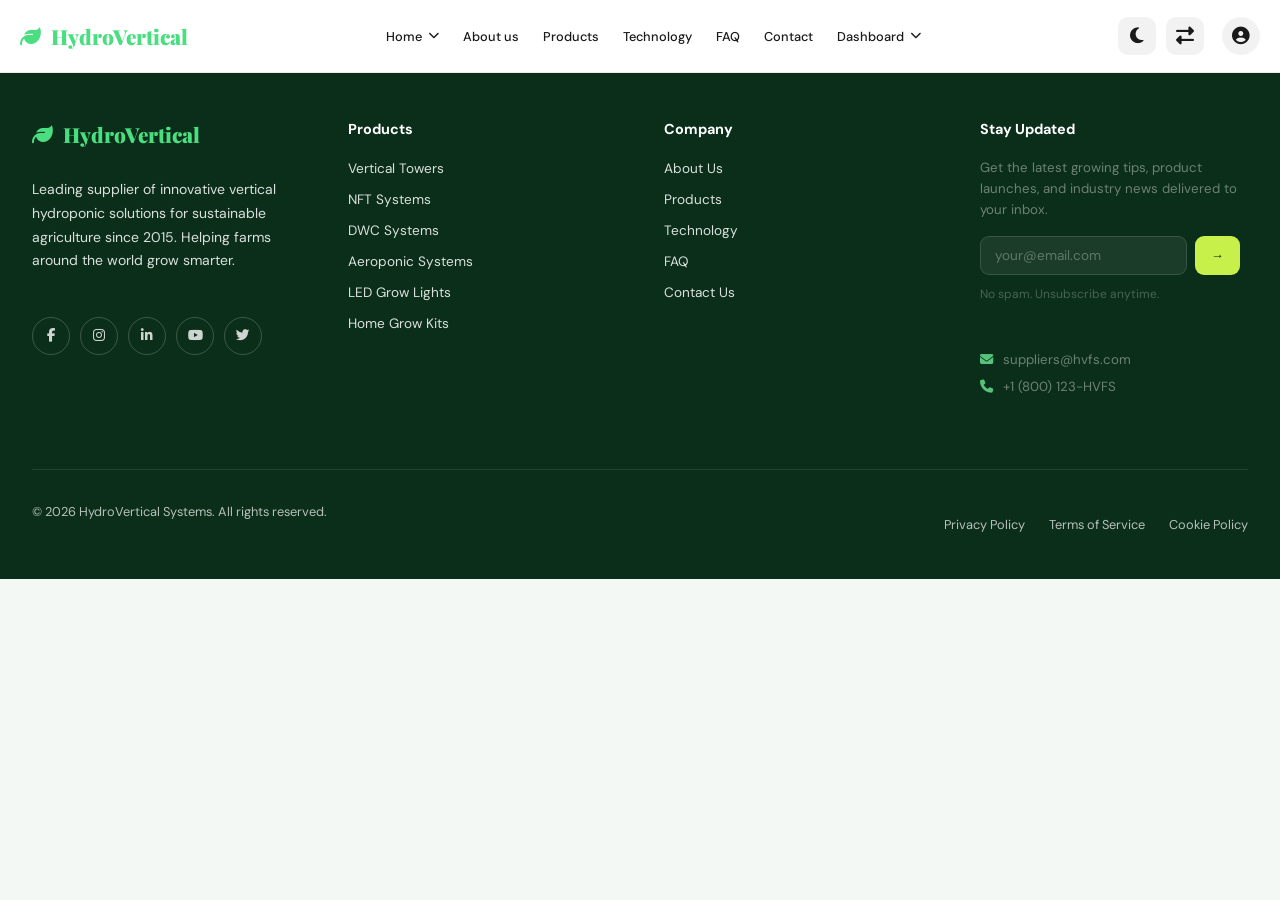
<file: header and footer.html>
<!DOCTYPE html>
<html lang="en">
<head>
    <meta charset="UTF-8">
    <meta name="viewport" content="width=device-width, initial-scale=1.0, viewport-fit=cover, shrink-to-fit=no">
    <meta name="viewport" content="width=device-width, initial-scale=1.0, viewport-fit=cover, shrink-to-fit=no">
    <title>HydroVertical | Premium Vertical Hydroponic Systems</title>
    <link rel="icon" type="image/svg+xml" href="./favicon.svg">
    <!-- Font Awesome & Google Fonts -->
    <link rel="preconnect" href="https://fonts.googleapis.com">
    <link href="https://fonts.googleapis.com/css2?family=Playfair+Display:wght@400;700;900&family=DM+Sans:wght@300;400;500;600;700&display=swap" rel="stylesheet">
    <link rel="stylesheet" href="https://cdnjs.cloudflare.com/ajax/libs/font-awesome/6.4.0/css/all.min.css">
    <link rel="stylesheet" href="./nav.css">
</head>
<body>
    <!-- NAVBAR -->
    <nav class="navbar">
        <div class="nav-inner">
            <a href="#" class="logo"><i class="fas fa-leaf"></i> HydroVertical</a>
            <div class="nav-links">
                <div class="nav-item">
                    <a href="#" class="nav-link">Home <i class="fas fa-chevron-down"></i></a>
                    <div class="dropdown-menu">
                        <a href="#">Home 1</a>
                        <a href="#">Home 2</a>
                    </div>
                </div>
                <a href="#how-it-works" class="nav-link">About us</a>
                <a href="#products" class="nav-link">Products</a>
                <a href="#technology" class="nav-link">Technology</a>
                <a href="#faq" class="nav-link">FAQ</a>
                <a href="#contact" class="nav-link">Contact</a>
                <div class="nav-item">
                    <a href="#" class="nav-link">Dashboard <i class="fas fa-chevron-down"></i></a>
                    <div class="dropdown-menu">
                        <a href="#">Admin Page</a>
                        <a href="#">User Page</a>
                    </div>
                </div>
            </div>
            <div class="nav-actions">
                <div class="desktop-rtl-dark">
                    <button class="btn-icon" id="themeToggle" title="Toggle theme">
                    <i class="fa-solid fa-moon"></i>
                    </button>
                    <button class="btn-icon" id="rtlToggle" title="Toggle RTL">
                        <i class="fas fa-exchange-alt"></i>
                    </button>
                </div>
                <!-- Profile dropdown - visible only on desktop (hidden on tablet/mobile via media query) -->
                <div class="profile-dropdown">
                    <div class="profile-icon"><i class="fas fa-user-circle"></i></div>
                    <div class="profile-dropdown-content">
                        <a href="#">Login</a>
                        <a href="#">Signup</a>
                    </div>
                </div>
                <button class="hamburger" id="hamburger" aria-label="Menu">
                    <span></span><span></span><span></span>
                </button>
            </div>
        </div>
        <div class="mobile-nav" id="mobileNav">
            <div class="nav-item" style="display:block;">
                <a href="#" class="nav-link">Home</a>
                <div class="mobile-dropdown">
                    <a href="#">Home 1</a>
                    <a href="#">Home 2</a>
                </div>
            </div>
            <a href="#how-it-works" class="nav-link">About us</a>
            <a href="#products" class="nav-link">Products</a>
            <a href="#technology" class="nav-link">Technology</a>
            <a href="#faq" class="nav-link">FAQ</a>
            <a href="#contact" class="nav-link">Contact</a>
            <div class="nav-item" style="display:block;">
                <a href="#" class="nav-link">Dashboard</a>
                <div class="mobile-dropdown">
                    <a href="#">Admin Page</a>
                    <a href="#">User Page</a>
                </div>
            </div>
            <div class="mobile-actions">
                <button class="mobile-action-btn" id="mobileThemeToggle">
                    <i class="fas fa-moon"></i> <span>Dark</span>
                </button>
                <button class="mobile-action-btn" id="mobileRtlToggle">
                    <i class="fas fa-exchange-alt"></i> <span>RTL</span>
                </button>
            </div>
            <!-- Mobile Profile Section (visible only on tablet/mobile) -->
            <div class="mobile-profile-section">
                <a href="#">Login</a>
                <a href="#">Signup</a>
            </div>
        </div>
    </nav>

    <!-- FOOTER -->
    <footer class="footer">
        <div class="footer-inner">
            <div class="footer-grid">
                <div class="footer-brand">
                    <a href="#" class="logo" id="wow" style="color:#4ade80;"><i class="fas fa-leaf"></i>HydroVertical</a>
                    <p>Leading supplier of innovative vertical hydroponic solutions for sustainable agriculture since 2015. Helping farms around the world grow smarter.</p>
                    <div class="footer-socials" id="so">
                        <a href="#" class="social-btn"><i class="fab fa-facebook-f"></i></a>
                        <a href="#" class="social-btn"><i class="fab fa-instagram"></i></a>
                        <a href="#" class="social-btn"><i class="fab fa-linkedin-in"></i></a>
                        <a href="#" class="social-btn"><i class="fab fa-youtube"></i></a>
                        <a href="#" class="social-btn"><i class="fab fa-twitter"></i></a>
                    </div>
                </div>
                <div class="footer-col">
                    <h4>Products</h4>
                    <ul class="footer-links">
                        <li><a href="#">Vertical Towers</a></li>
                        <li><a href="#">NFT Systems</a></li>
                        <li><a href="#">DWC Systems</a></li>
                        <li><a href="#">Aeroponic Systems</a></li>
                        <li><a href="#">LED Grow Lights</a></li>
                        <li><a href="#">Home Grow Kits</a></li>
                    </ul>
                </div>
                <div class="footer-col">
                    <h4>Company</h4>
                    <ul class="footer-links">
                        <li><a href="./about.html">About Us</a></li>
                        <li><a href="./products.html">Products</a></li>
                        <li><a href="./technology.html">Technology</a></li>
                        <li><a href="./faq.html">FAQ</a></li>
                        <li><a href="./contact.html">Contact Us</a></li>
                    </ul>
                </div>
                <div class="footer-col">
                    <h4>Stay Updated</h4>
                    <p style="color:rgba(255,255,255,0.4);font-size:0.83rem;line-height:1.6;margin-bottom:16px;">Get the latest growing tips, product launches, and industry news delivered to your inbox.</p>
                    <div class="newsletter-input-wrap">
                        <input type="email" class="newsletter-input" placeholder="your@email.com">
                        <button class="btn-subscribe">→</button>
                    </div>
                    <p style="color:rgba(255,255,255,0.25);font-size:0.75rem;margin-top:10px;">No spam. Unsubscribe anytime.</p>
                    <div style="margin-top:20px;">
                        <p style="color:rgba(255,255,255,0.4);font-size:0.83rem;margin-bottom:6px;"><i class="fas fa-envelope" style="color:var(--accent);margin-right:6px;"></i> suppliers@hvfs.com</p>
                        <p style="color:rgba(255,255,255,0.4);font-size:0.83rem;"><i class="fas fa-phone" style="color:var(--accent);margin-right:6px;"></i> +1 (800) 123-HVFS</p>
                    </div>
                </div>
            </div>
            <div class="footer-bottom">
                <p>© 2026 HydroVertical Systems. All rights reserved.</p>
                <div class="footer-bottom-links">
                    <a href="#">Privacy Policy</a>
                    <a href="#">Terms of Service</a>
                    <a href="#">Cookie Policy</a>
                </div>
            </div>
        </div>
    </footer>

    <!-- BACK TO TOP -->
    <button class="btt" id="btt" title="Back to top"><i class="fas fa-arrow-up"></i></button>
    <script src="./nav.js"></script>
</body>
</html>
</file>
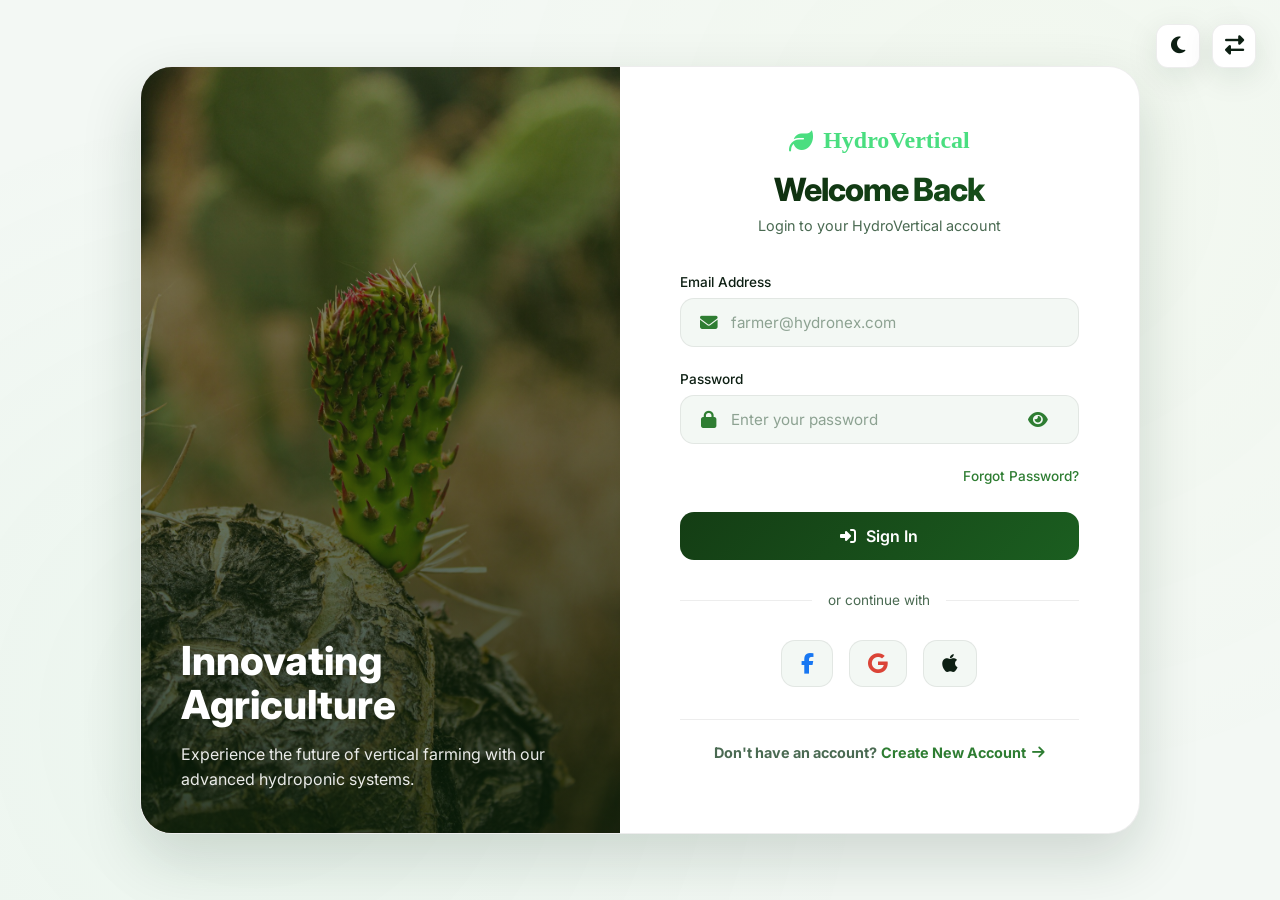
<file: login.html>
<!DOCTYPE html>
<html lang="en">

<head>
    <meta charset="UTF-8">
    <meta name="viewport" content="width=device-width, initial-scale=1.0, viewport-fit=cover, shrink-to-fit=no">
    <title>HydroVertical | Premium Vertical Hydroponic Systems</title>
    <link rel="icon" type="image/svg+xml" href="./favicon.svg">
    <!-- Google Fonts & Font Awesome -->
    <link
        href="https://fonts.googleapis.com/css2?family=Inter:opsz,wght@14..32,300;14..32,400;14..32,500;14..32,600;14..32,700;14..32,800&display=swap"
        rel="stylesheet">
    <link rel="stylesheet" href="https://cdnjs.cloudflare.com/ajax/libs/font-awesome/6.4.0/css/all.min.css">
    <style>
        /* ========== GLOBAL RESET & VARIABLES (Same as Homepage) ========== */
        *,
        *::before,
        *::after {
            margin: 0;
            padding: 0;
            box-sizing: border-box;
        }

        :root {
            --g1: #0a1f0a;
            --g2: #143d14;
            --g3: #1b5e20;
            --accent: #2e7d32;
            --accent2: #8bc48b;
            --lime: #c8e6c8;
            --text: #0d1f13;
            --text-muted: #4a6a52;
            --bg: #f3f8f4;
            --surface: #ffffff;
            --border: rgba(0, 0, 0, 0.07);
            --radius: 20px;
            --radius-lg: 32px;
            --shadow: 0 8px 32px rgba(11, 46, 26, 0.1);
            --shadow-lg: 0 24px 60px rgba(11, 46, 26, 0.16);
            --transition: all 0.35s cubic-bezier(0.4, 0, 0.2, 1);
            --glass: rgba(255, 255, 255, 0.08);
            --glass-border: rgba(255, 255, 255, 0.12);
            --page-padding: clamp(1rem, 5vw, 2.5rem);
        }

        body.dark {
            --text: #ffffff;
            --text-muted: #b0b0b0;
            --bg: #000000;
            --surface: #121212;
            --border: rgba(255, 255, 255, 0.1);
            --glass: rgba(255, 255, 255, 0.05);
        }

        html {
            scroll-behavior: smooth;
        }

        body {
            font-family: 'Inter', sans-serif;
            background: var(--bg);
            color: var(--text);
            overflow-x: hidden;
            transition: background 0.3s, color 0.3s;
            min-height: 100vh;
            display: flex;
            align-items: center;
            justify-content: center;
            padding: clamp(12px, 4vw, 32px) var(--page-padding);
            position: relative;
        }

        /* Card Inner Split Styles */
        .card-inner-split {
            display: flex;
            width: 100%;
        }

        .image-side {
            display: none;
            flex: 1.2;
            background: url('./images/Adaptive\ Growth\ Phase.jpg') center/cover no-repeat;
            position: relative;
        }

        .form-side {
            flex: 1;
            width: 100%;
        }

        .image-overlay {
            position: absolute;
            inset: 0;
            background: linear-gradient(to bottom, rgba(10, 31, 10, 0.4), rgba(10, 31, 10, 0.8));
            display: flex;
            align-items: flex-end;
            padding: 40px;
        }

        .image-content {
            color: white;
        }

        .image-content h2 {
            font-size: 2.5rem;
            font-weight: 800;
            margin-bottom: 15px;
            line-height: 1.1;
            color: white !important;
        }

        .image-content p {
            font-size: 1rem;
            opacity: 0.9;
            line-height: 1.6;
        }

        @media (min-width: 1024px) {
            .container {
                max-width: 1000px !important;
            }
            .login-card {
                padding: 0 !important;
                overflow: hidden;
                display: flex;
            }
            .image-side {
                display: block;
            }
            .form-side {
                padding: 60px;
            }
        }

        /* Background decorative elements - responsive scaling */
        body::before {
            content: '';
            position: fixed;
            top: 0;
            left: 0;
            right: 0;
            bottom: 0;
            background: radial-gradient(circle at 20% 80%, rgba(86, 194, 122, 0.05) 0%, transparent 50%);
            pointer-events: none;
            z-index: -1;
        }

        body::after {
            content: '';
            position: fixed;
            top: 0;
            left: 0;
            right: 0;
            bottom: 0;
            background: radial-gradient(circle at 80% 20%, rgba(200, 240, 74, 0.03) 0%, transparent 50%);
            pointer-events: none;
            z-index: -1;
        }

        /* ========== UTILITY CLASSES - Fully Responsive Container ========== */
        .container {
            width: 100%;
            max-width: min(500px, 90%);
            margin: 0 auto;
        }

        /* Larger screens */
        @media (min-width: 1200px) {
            .container {
                max-width: 560px;
            }
        }

        @media (min-width: 1600px) {
            .container {
                max-width: 600px;
            }
        }

        /* ========== THEME TOGGLE BUTTONS (External Controls) ========== */
        .theme-controls {
            position: fixed;
            top: clamp(12px, 3vw, 24px);
            right: clamp(12px, 3vw, 24px);
            display: flex;
            gap: clamp(8px, 2vw, 12px);
            z-index: 100;
        }

        body[dir="rtl"] .theme-controls {
            right: auto;
            left: clamp(12px, 3vw, 24px);
        }

        .control-btn {
            width: clamp(36px, 6vw, 44px);
            height: clamp(36px, 6vw, 44px);
            border-radius: 12px;
            background: var(--surface);
            border: 1px solid var(--border);
            color: var(--text);
            cursor: pointer;
            display: flex;
            align-items: center;
            justify-content: center;
            font-size: clamp(1rem, 3vw, 1.2rem);
            transition: var(--transition);
            box-shadow: var(--shadow);
        }

        .control-btn:hover {
            transform: translateY(-2px);
            border-color: var(--accent);
            color: var(--accent);
            box-shadow: var(--shadow-lg);
        }

        /* ========== LOGIN CARD - Fully Responsive Padding ========== */
        .login-card {
            background: var(--surface);
            border-radius: var(--radius-lg);
            padding: clamp(24px, 6vw, 48px) clamp(20px, 5vw, 40px);
            box-shadow: var(--shadow-lg);
            border: 1px solid var(--border);
            transition: var(--transition);
            backdrop-filter: blur(10px);
            width: 100%;
        }

        .login-header {
            text-align: center;
            margin-bottom: clamp(28px, 6vw, 40px);
        }

        .logo-icon {
            width: clamp(55px, 10vw, 70px);
            height: clamp(55px, 10vw, 70px);
            background: linear-gradient(135deg, var(--g2), var(--g3));
            border-radius: 50%;
            display: flex;
            align-items: center;
            justify-content: center;
            margin: 0 auto 20px;
        }

        .logo-icon i {
            font-size: clamp(2rem, 5vw, 2.5rem);
            color: var(--lime);
        }

        .login-header h1 {
            font-family: 'Inter', sans-serif;
            letter-spacing: -1px;
            font-size: clamp(1.5rem, 5vw, 2rem);
            font-weight: 800;
            background: linear-gradient(135deg, var(--g1), var(--g3));
            -webkit-background-clip: text;
            background-clip: text;
            color: transparent;
            margin-bottom: 8px;
        }

        body.dark .login-header h1 {
            background: linear-gradient(135deg, var(--accent2), var(--lime));
            -webkit-background-clip: text;
            background-clip: text;
        }

        .login-header p {
            color: var(--text-muted);
            font-size: clamp(0.8rem, 3vw, 0.9rem);
        }

        /* ========== FORM STYLES - Fully Responsive ========== */
        .form-group {
            margin-bottom: clamp(18px, 5vw, 24px);
        }

        .input-label {
            display: block;
            margin-bottom: 8px;
            font-weight: 500;
            font-size: clamp(0.75rem, 2.5vw, 0.85rem);
            color: var(--text);
        }

        .input-wrapper {
            display: flex;
            align-items: center;
            background: var(--bg);
            border: 1.5px solid var(--border);
            border-radius: 14px;
            padding: clamp(10px, 3vw, 14px) clamp(14px, 4vw, 18px);
            transition: var(--transition);
        }

        .input-wrapper:focus-within {
            border-color: var(--accent);
            box-shadow: 0 0 0 3px rgba(86, 194, 122, 0.15);
        }

        .input-wrapper i {
            color: var(--accent);
            margin-right: clamp(8px, 2vw, 12px);
            font-size: clamp(0.9rem, 2.5vw, 1.1rem);
            width: 20px;
            text-align: center;
            display: inline-block;
            flex-shrink: 0;
        }

        .input-wrapper input {
            flex: 1;
            border: none;
            background: transparent;
            font-family: 'Inter', sans-serif;
            font-size: clamp(0.8rem, 2.8vw, 0.95rem);
            color: var(--text);
            outline: none;
            width: 100%;
            min-width: 0;
        }

        .input-wrapper input::placeholder {
            color: var(--text-muted);
            opacity: 0.6;
        }

        .password-toggle {
            cursor: pointer;
            color: var(--text-muted);
            transition: var(--transition);
            flex-shrink: 0;
        }

        .password-toggle:hover {
            color: var(--accent);
        }

        .form-options {
            display: flex;
            justify-content: flex-end;
            margin-bottom: clamp(20px, 5vw, 28px);
        }

        .forgot-link {
            color: var(--accent);
            text-decoration: none;
            font-size: clamp(0.75rem, 2.5vw, 0.85rem);
            font-weight: 500;
            transition: var(--transition);
        }

        .forgot-link:hover {
            color: var(--lime);
            text-decoration: underline;
        }

        .login-btn {
            width: 100%;
            background: linear-gradient(135deg, var(--g2), var(--g3));
            color: white;
            border: none;
            padding: clamp(11px, 3.5vw, 14px);
            border-radius: 14px;
            font-size: clamp(0.85rem, 3vw, 1rem);
            font-weight: 600;
            cursor: pointer;
            transition: var(--transition);
            display: flex;
            align-items: center;
            justify-content: center;
            gap: 10px;
            font-family: 'Inter', sans-serif;
        }

        .login-btn:hover {
            transform: translateY(-2px);
            box-shadow: 0 10px 25px rgba(31, 107, 62, 0.3);
            background: linear-gradient(135deg, var(--g3), var(--accent));
        }

        /* ========== DIVIDER - Responsive ========== */
        .divider {
            display: flex;
            align-items: center;
            text-align: center;
            margin: clamp(24px, 5vw, 32px) 0;
        }

        .divider::before,
        .divider::after {
            content: '';
            flex: 1;
            border-bottom: 1px solid var(--border);
        }

        .divider span {
            padding: 0 clamp(10px, 3vw, 16px);
            color: var(--text-muted);
            font-size: clamp(0.7rem, 2.5vw, 0.85rem);
        }

        /* ========== SOCIAL LOGIN - Fully Responsive Row Layout ========== */
        .social-login {
            display: flex;
            gap: clamp(8px, 3vw, 16px);
            justify-content: center;
            margin-bottom: clamp(24px, 5vw, 32px);
            flex-wrap: wrap;
        }

        .social-btn {
            display: flex;
            align-items: center;
            justify-content: center;
            gap: 10px;
            padding: clamp(8px, 2.5vw, 12px) clamp(12px, 4vw, 18px);
            background: var(--bg);
            border: 1.5px solid var(--border);
            border-radius: 14px;
            cursor: pointer;
            transition: var(--transition);
            font-weight: 500;
            font-size: 0;
            color: var(--text);
            text-decoration: none;
            flex: 0 1 auto;
            min-width: clamp(44px, 12vw, 52px);
        }

        .social-btn i {
            font-size: clamp(1rem, 3.5vw, 1.3rem);
        }

        .social-btn:hover {
            transform: translateY(-2px);
            border-color: var(--accent);
            background: var(--surface);
            box-shadow: var(--shadow);
        }

        .social-btn.facebook i {
            color: #1877f2;
        }

        .social-btn.google i {
            color: #db4437;
        }

        .social-btn.apple i {
            color: var(--text);
        }

        /* ========== SIGNUP SECTION ========== */
        .signup-section {
            text-align: center;
            padding-top: clamp(18px, 4vw, 24px);
            border-top: 1px solid var(--border);
        }

        .signup-text {
            color: var(--text-muted);
            font-size: clamp(0.75rem, 2.8vw, 0.9rem);
            margin-bottom: 12px;
        }

        .signup-link {
            color: var(--accent);
            text-decoration: none;
            font-weight: 700;
            transition: var(--transition);
            display: inline-flex;
            align-items: center;
            gap: 6px;
            font-size: clamp(0.8rem, 3vw, 0.9rem);
        }

        .signup-link:hover {
            color: var(--g3);
            gap: 10px;
        }

        /* ========== RTL SUPPORT ========== */
        body[dir="rtl"] {
            direction: rtl;
        }

        body[dir="rtl"] .input-wrapper i {
            margin-right: 0;
            margin-left: 12px;
        }

        body[dir="rtl"] .social-btn {
            flex-direction: row-reverse;
        }

        body[dir="rtl"] .signup-link i {
            transform: rotate(180deg);
        }

        /* ========== ADDITIONAL RESPONSIVE FINE-TUNING ========== */
        
        /* Tablet specific adjustments */
        @media (min-width: 481px) and (max-width: 768px) {
            .container {
                max-width: 85%;
            }
            .login-card {
                padding: 36px 32px;
            }
            .social-btn {
                padding: 10px 16px;
            }
        }

        /* Mobile landscape */
        @media (min-width: 376px) and (max-width: 480px) {
            .container {
                max-width: 95%;
            }
            .social-login {
                gap: 12px;
            }
            .social-btn {
                padding: 9px 14px;
                min-width: 48px;
            }
        }

        /* Mobile portrait */
        @media (max-width: 375px) {
            .container {
                max-width: 100%;
            }
            .login-card {
                padding: 24px 20px;
            }
            .social-login {
                gap: 10px;
            }
            .social-btn {
                padding: 8px 12px;
                min-width: 44px;
            }
            .social-btn i {
                font-size: 1rem;
            }
            .theme-controls {
                gap: 6px;
            }
        }

        /* Extra small devices */
        @media (max-width: 280px) {
            body {
                padding: 8px;
            }
            .login-card {
                padding: 18px 14px;
            }
            .social-login {
                flex-direction: column;
                gap: 8px;
            }
            .social-btn {
                width: 100%;
                padding: 10px;
            }
            .theme-controls {
                top: 8px;
                right: 8px;
            }
            .control-btn {
                width: 30px;
                height: 30px;
                font-size: 0.8rem;
            }
            .login-header h1 {
                font-size: 1.2rem;
            }
        }

        /* Prevent overflow for all elements */
        img, svg, video, iframe {
            max-width: 100%;
            height: auto;
        }

        button, input, select, textarea {
            max-width: 100%;
        }

        /* Animation */
        @keyframes fadeInUp {
            from {
                opacity: 0;
                transform: translateY(30px);
            }
            to {
                opacity: 1;
                transform: translateY(0);
            }
        }

        .login-card {
            animation: fadeInUp 0.6s ease forwards;
        }

        #signInLink {
            text-decoration: none;
        }

        .logo {
            display: flex;
            align-items: center;
            gap: clamp(6px, 2vw, 12px);
            font-size: clamp(1rem, 4vw, 1.3rem);
            font-weight: 800;
            text-decoration: none;
            color: #4ade80 !important;
            transition: var(--transition);
        }

        .logo i {
            font-size: clamp(1.1rem, 4vw, 1.5rem);
            color: #4ade80 !important;
        }

        .logo span {
            color: #4ade80 !important;
        }

        /* Ensure proper scaling for the logo container */
        .login-header div[style*="display:flex"] {
            flex-wrap: wrap;
        }
        .logo {
            font-family: 'Playfair Display', serif;
            font-size: 1.5rem;
            font-weight: 900;
            color: #4ade80 !important; /* Premium Emerald for "Hydro" */
            text-decoration: none;
            white-space: nowrap;
            display: flex;
            align-items: center;
            gap: 10px;
            transition: var(--transition);
        }
        .logo i {
            font-size: 1.5rem;
            color: #4ade80 !important; /* Premium Emerald for Icon */
        }
        .logo span {
            color: #4ade80 !important; /* Premium Emerald for "Vertical" */
        }
       
    </style>
</head>

<body>
    <!-- External Controls (Dark Mode & RTL Toggle) -->
    <div class="theme-controls">
        <button class="control-btn" id="darkModeToggle" title="Toggle Dark/Light Mode">
            <i class="fas fa-moon"></i>
        </button>
        <button class="control-btn" id="rtlToggle" title="Toggle RTL Layout">
            <i class="fas fa-exchange-alt"></i>
        </button>
    </div>

    <!-- Login Container -->
    <div class="container">
        <div class="login-card">
            <div class="card-inner-split">
                <!-- Image Side (Hidden on Mobile) -->
                <div class="image-side">
                    <div class="image-overlay">
                        <div class="image-content">
                            <h2>Innovating Agriculture</h2>
                            <p>Experience the future of vertical farming with our advanced hydroponic systems.</p>
                        </div>
                    </div>
                </div>

                <!-- Form Side -->
                <div class="form-side">
                    <div class="login-header">
                        <div
                            style="display:flex; justify-content:center; align-items:center; gap:8px; font-size:2rem; font-weight:800; margin-bottom:16px; flex-wrap:wrap;">
                            <a href="./index.html" class="logo"><i class="fas fa-leaf"></i> HydroVertical</a>
                        </div>
                        <h1>Welcome Back</h1>
                        <p>Login to your HydroVertical account</p>
                    </div>

                    <!-- Login Form -->
                    <form id="loginForm">
                        <div class="form-group">
                            <label class="input-label">Email Address</label>
                            <div class="input-wrapper">
                                <i class="fas fa-envelope"></i>
                                <input type="email" id="email" placeholder="farmer@hydronex.com" required>
                            </div>
                        </div>

                        <div class="form-group">
                            <label class="input-label">Password</label>
                            <div class="input-wrapper">
                                <i class="fas fa-lock"></i>
                                <input type="password" id="password" placeholder="Enter your password" required>
                                <i class="fas fa-eye password-toggle" id="togglePassword"></i>
                            </div>
                        </div>

                        <div class="form-options">
                            <a href="#" class="forgot-link" id="forgotPassword">Forgot Password?</a>
                        </div>

                        <a href="./index.html" id="signInLink">
                            <button type="submit" class="login-btn">
                                <i class="fas fa-sign-in-alt"></i> Sign In
                            </button>
                        </a>
                    </form>

                    <!-- Divider -->
                    <div class="divider">
                        <span>or continue with</span>
                    </div>

                    <!-- Social Login Section - Icons Only -->
                    <div class="social-login">
                        <button class="social-btn facebook" id="facebookLogin">
                            <i class="fab fa-facebook-f"></i>
                        </button>
                        <button class="social-btn google" id="googleLogin">
                            <i class="fab fa-google"></i>
                        </button>
                        <button class="social-btn apple" id="appleLogin">
                            <i class="fab fa-apple"></i>
                        </button>
                    </div>

                    <!-- Signup Section -->
                    <div class="signup-section">
                        <p class="signup-text">
                            <b>Don't have an account?</b>
                            <a href="./Registeration.html" class="signup-link" id="createAccount">
                                Create New Account <i class="fas fa-arrow-right"></i>
                            </a>
                        </p>
                    </div>
                </div>
            </div>
        </div>
    </div>

    <script>
        (function () {
            // ========== DARK MODE TOGGLE ==========
            const darkModeToggle = document.getElementById('darkModeToggle');
            const savedTheme = localStorage.getItem('theme');

            // Create dark mode styles dynamically
            const darkModeStyle = document.createElement('style');
            darkModeStyle.id = 'login-dark-styles';
            darkModeStyle.textContent = `
                body.dark .login-card {
                    background: var(--surface);
                }
                body.dark .social-btn {
                    background: var(--bg);
                }
                body.dark .social-btn:hover {
                    background: var(--surface);
                }
                body.dark .control-btn {
                    background: var(--surface);
                }
            `;

            function enableDarkMode() {
                document.body.classList.add('dark');
                if (!document.getElementById('login-dark-styles')) {
                    document.head.appendChild(darkModeStyle);
                }
                const icon = darkModeToggle.querySelector('i');
                icon.classList.remove('fa-moon');
                icon.classList.add('fa-sun');
                localStorage.setItem('theme', 'dark');
            }

            function disableDarkMode() {
                document.body.classList.remove('dark');
                const styleEl = document.getElementById('login-dark-styles');
                if (styleEl) styleEl.remove();
                const icon = darkModeToggle.querySelector('i');
                icon.classList.remove('fa-sun');
                icon.classList.add('fa-moon');
                localStorage.setItem('theme', 'light');
            }

            function toggleDarkMode() {
                if (document.body.classList.contains('dark')) {
                    disableDarkMode();
                } else {
                    enableDarkMode();
                }
            }

            // Apply saved theme
            if (savedTheme === 'dark') {
                enableDarkMode();
            } else if (savedTheme === 'light') {
                disableDarkMode();
            } else if (window.matchMedia && window.matchMedia('(prefers-color-scheme: dark)').matches) {
                enableDarkMode();
            }

            darkModeToggle.addEventListener('click', toggleDarkMode);

            // ========== RTL TOGGLE ==========
            const rtlToggle = document.getElementById('rtlToggle');
            const savedDir = localStorage.getItem('dir');

            function toggleRTL() {
                const currentDir = document.body.getAttribute('dir');
                if (currentDir === 'rtl') {
                    document.body.removeAttribute('dir');
                    localStorage.setItem('dir', 'ltr');
                } else {
                    document.body.setAttribute('dir', 'rtl');
                    localStorage.setItem('dir', 'rtl');
                }
            }

            if (savedDir === 'rtl') {
                document.body.setAttribute('dir', 'rtl');
            }

            rtlToggle.addEventListener('click', toggleRTL);

            // ========== PASSWORD VISIBILITY TOGGLE ==========
            const togglePassword = document.getElementById('togglePassword');
            const passwordInput = document.getElementById('password');

            togglePassword.addEventListener('click', function () {
                const type = passwordInput.getAttribute('type') === 'password' ? 'text' : 'password';
                passwordInput.setAttribute('type', type);
                this.classList.toggle('fa-eye');
                this.classList.toggle('fa-eye-slash');
            });

            // ========== FORM SUBMISSION ==========
            const loginForm = document.getElementById('loginForm');
            const emailInput = document.getElementById('email');

            loginForm.addEventListener('submit', function (e) {
                e.preventDefault();
                const email = emailInput.value.trim();
                const password = passwordInput.value;

                if (!email) {
                    showToast('Please enter your email address', 'error');
                    return;
                }
                if (!password) {
                    showToast('Please enter your password', 'error');
                    return;
                }
                if (!email.includes('@')) {
                    showToast('Please enter a valid email address', 'error');
                    return;
                }

                // Simulate successful login
                showToast(`Welcome back! Redirecting to your dashboard...`, 'success');
                setTimeout(() => {
                    // Redirect would go here
                    console.log('Login successful for:', email);
                }, 1500);
            });

            // ========== FORGOT PASSWORD ==========
            const forgotLink = document.getElementById('forgotPassword');
            forgotLink.addEventListener('click', function (e) {
                e.preventDefault();
                showToast('Password reset link sent to your registered email', 'info');
            });

            // ========== SOCIAL LOGIN HANDLERS ==========
            const facebookBtn = document.getElementById('facebookLogin');
            const googleBtn = document.getElementById('googleLogin');
            const appleBtn = document.getElementById('appleLogin');

            facebookBtn.addEventListener('click', () => showToast('Facebook login - Demo feature', 'info'));
            googleBtn.addEventListener('click', () => showToast('Google login - Demo feature', 'info'));
            appleBtn.addEventListener('click', () => showToast('Apple login - Demo feature', 'info'));

            // ========== CREATE ACCOUNT ==========
            const createAccountLink = document.getElementById('createAccount');
            createAccountLink.addEventListener('click', function (e) {
                window.location.href = "./Registration.html";
                showToast('Redirecting to registration page...', 'info');
                setTimeout(() => {
                    console.log('Navigate to signup page');
                }, 800);
            });

            // ========== TOAST NOTIFICATION ==========
            function showToast(message, type = 'info') {
                // Remove existing toast
                const existingToast = document.querySelector('.toast-notification');
                if (existingToast) existingToast.remove();

                const toast = document.createElement('div');
                toast.className = 'toast-notification';
                toast.innerHTML = `
                    <i class="fas ${type === 'success' ? 'fa-check-circle' : type === 'error' ? 'fa-exclamation-circle' : 'fa-info-circle'}"></i>
                    <span>${message}</span>
                `;

                // Style the toast - responsive positioning
                toast.style.cssText = `
                    position: fixed;
                    bottom: clamp(16px, 5vw, 24px);
                    left: 50%;
                    transform: translateX(-50%);
                    background: ${type === 'success' ? '#2e7d32' : type === 'error' ? '#c62828' : '#174d2e'};
                    color: white;
                    padding: clamp(10px, 3vw, 12px) clamp(16px, 5vw, 24px);
                    border-radius: 50px;
                    font-size: clamp(0.75rem, 2.5vw, 0.85rem);
                    font-weight: 500;
                    z-index: 1000;
                    display: flex;
                    align-items: center;
                    gap: 10px;
                    box-shadow: 0 8px 20px rgba(0,0,0,0.2);
                    animation: slideUp 0.3s ease;
                    font-family: 'Inter', sans-serif;
                    max-width: 90%;
                    text-align: center;
                    white-space: nowrap;
                `;

                // Adjust for very small screens
                if (window.innerWidth <= 480) {
                    toast.style.whiteSpace = 'normal';
                    toast.style.textAlign = 'center';
                }

                document.body.appendChild(toast);

                setTimeout(() => {
                    toast.style.opacity = '0';
                    setTimeout(() => toast.remove(), 300);
                }, 3000);
            }

            // Add animation keyframes
            const style = document.createElement('style');
            style.textContent = `
                @keyframes slideUp {
                    from {
                        opacity: 0;
                        transform: translateX(-50%) translateY(20px);
                    }
                    to {
                        opacity: 1;
                        transform: translateX(-50%) translateY(0);
                    }
                }
            `;
            document.head.appendChild(style);

            // ========== ENTER KEY SUPPORT ==========
            passwordInput.addEventListener('keypress', function (e) {
                if (e.key === 'Enter') {
                    loginForm.dispatchEvent(new Event('submit'));
                }
            });

            emailInput.addEventListener('keypress', function (e) {
                if (e.key === 'Enter') {
                    passwordInput.focus();
                }
            });

            // ========== Handle window resize for toast responsiveness ==========
            window.addEventListener('resize', function() {
                const toast = document.querySelector('.toast-notification');
                if (toast && window.innerWidth <= 480) {
                    toast.style.whiteSpace = 'normal';
                } else if (toast) {
                    toast.style.whiteSpace = 'nowrap';
                }
            });
        })();
    </script>
</body>

</html>
</file>
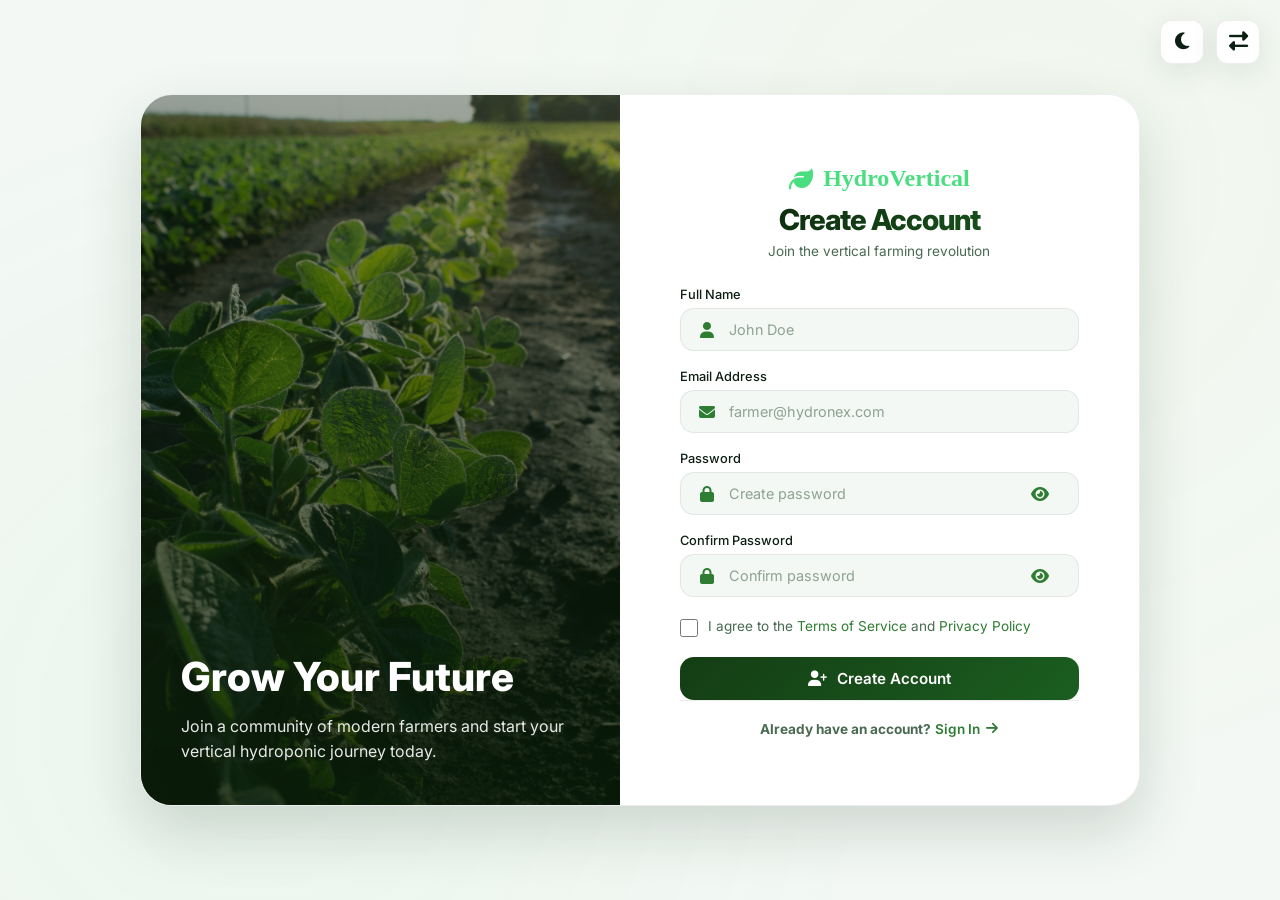
<file: Registeration.html>
<!DOCTYPE html>
<html lang="en">

<head>
    <meta charset="UTF-8">
    <meta name="viewport" content="width=device-width, initial-scale=1.0, viewport-fit=cover, shrink-to-fit=no">
    <title>HydroVertical | Premium Vertical Hydroponic Systems</title>
    <link rel="icon" type="image/svg+xml" href="./favicon.svg">
    <!-- Google Fonts & Font Awesome -->
    <link
        href="https://fonts.googleapis.com/css2?family=Inter:opsz,wght@14..32,300;14..32,400;14..32,500;14..32,600;14..32,700;14..32,800&display=swap"
        rel="stylesheet">
    <link rel="stylesheet" href="https://cdnjs.cloudflare.com/ajax/libs/font-awesome/6.4.0/css/all.min.css">
    <style>
        /* ========== GLOBAL RESET & VARIABLES (Same as Login Page) ========== */
        *,
        *::before,
        *::after {
            margin: 0;
            padding: 0;
            box-sizing: border-box;
        }

        :root {
            --g1: #0a1f0a;
            --g2: #143d14;
            --g3: #1b5e20;
            --accent: #2e7d32;
            --accent2: #8bc48b;
            --lime: #c8e6c8;
            --text: #0d1f13;
            --text-muted: #4a6a52;
            --bg: #f3f8f4;
            --surface: #ffffff;
            --border: rgba(0, 0, 0, 0.07);
            --radius: 20px;
            --radius-lg: 32px;
            --shadow: 0 8px 32px rgba(11, 46, 26, 0.1);
            --shadow-lg: 0 24px 60px rgba(11, 46, 26, 0.16);
            --transition: all 0.35s cubic-bezier(0.4, 0, 0.2, 1);
            --glass: rgba(255, 255, 255, 0.08);
            --glass-border: rgba(255, 255, 255, 0.12);
            --page-padding: clamp(1rem, 5vw, 2.5rem);
        }

        body.dark {
            --text: #ffffff;
            --text-muted: #b0b0b0;
            --bg: #000000;
            --surface: #121212;
            --border: rgba(255, 255, 255, 0.1);
            --glass: rgba(255, 255, 255, 0.05);
        }

        html {
            scroll-behavior: smooth;
        }

        body {
            font-family: 'Inter', sans-serif;
            background: var(--bg);
            color: var(--text);
            overflow-x: hidden;
            transition: background 0.3s, color 0.3s;
            min-height: 100vh;
            display: flex;
            align-items: center;
            justify-content: center;
            padding: clamp(12px, 4vw, 32px) var(--page-padding);
            position: relative;
        }

        /* Background decorative elements - same as login */
        body::before {
            content: '';
            position: fixed;
            top: 0;
            left: 0;
            right: 0;
            bottom: 0;
            background: radial-gradient(circle at 20% 80%, rgba(86, 194, 122, 0.05) 0%, transparent 50%);
            pointer-events: none;
            z-index: -1;
        }

        body::after {
            content: '';
            position: fixed;
            top: 0;
            left: 0;
            right: 0;
            bottom: 0;
            background: radial-gradient(circle at 80% 20%, rgba(200, 240, 74, 0.03) 0%, transparent 50%);
            pointer-events: none;
            z-index: -1;
        }

        /* Card Inner Split Styles */
        .card-inner-split {
            display: flex;
            width: 100%;
        }

        .image-side {
            display: none;
            flex: 1.2;
            background: url('./images/AgriSphere\ Max.jpg') center/cover no-repeat;
            position: relative;
        }

        .form-side {
            flex: 1;
            width: 100%;
        }

        .image-overlay {
            position: absolute;
            inset: 0;
            background: linear-gradient(to bottom, rgba(10, 31, 10, 0.4), rgba(10, 31, 10, 0.8));
            display: flex;
            align-items: flex-end;
            padding: 40px;
        }

        .image-content {
            color: white;
        }

        .image-content h2 {
            font-size: 2.5rem;
            font-weight: 800;
            margin-bottom: 15px;
            line-height: 1.1;
            color: white !important;
        }

        .image-content p {
            font-size: 1rem;
            opacity: 0.9;
            line-height: 1.6;
        }

        @media (min-width: 1024px) {
            .container {
                max-width: 1000px !important;
            }
            .register-card {
                padding: 0 !important;
                overflow: hidden;
                display: flex;
                min-height: 700px;
            }
            .image-side {
                display: block;
            }
            .form-side {
                padding: 60px;
                display: flex;
                flex-direction: column;
                justify-content: center;
            }
        }

        /* Background decorative elements */
        body::before {
            content: '';
            position: fixed;
            top: 0;
            left: 0;
            right: 0;
            bottom: 0;
            background: radial-gradient(circle at 20% 80%, rgba(86, 194, 122, 0.05) 0%, transparent 50%);
            pointer-events: none;
            z-index: -1;
        }

        body::after {
            content: '';
            position: fixed;
            top: 0;
            left: 0;
            right: 0;
            bottom: 0;
            background: radial-gradient(circle at 80% 20%, rgba(200, 240, 74, 0.03) 0%, transparent 50%);
            pointer-events: none;
            z-index: -1;
        }

        /* ========== UTILITY CLASSES ========== */
        .container {
            max-width: 550px;
            width: 100%;
            margin: 0 auto;
        }

        /* ========== THEME TOGGLE BUTTONS (External Controls) ========== */
        .theme-controls {
            position: fixed;
            top: 24px;
            right: 24px;
            display: flex;
            gap: 12px;
            z-index: 100;
        }

        .control-btn {
            width: 44px;
            height: 44px;
            border-radius: 12px;
            background: var(--surface);
            border: 1px solid var(--border);
            color: var(--text);
            cursor: pointer;
            display: flex;
            align-items: center;
            justify-content: center;
            font-size: 1.2rem;
            transition: var(--transition);
            box-shadow: var(--shadow);
        }

        .control-btn:hover {
            transform: translateY(-2px);
            border-color: var(--accent);
            color: var(--accent);
            box-shadow: var(--shadow-lg);
        }

        body[dir="rtl"] .theme-controls {
            right: auto;
            left: 24px;
        }

        /* ========== REGISTER CARD ========== */
        .register-card {
            background: var(--surface);
            border-radius: var(--radius-lg);
            padding: 36px 40px;
            box-shadow: var(--shadow-lg);
            border: 1px solid var(--border);
            transition: var(--transition);
            backdrop-filter: blur(10px);
        }

        .register-header {
            text-align: center;
            margin-bottom: 28px;
        }

        .logo-icon {
            width: 65px;
            height: 65px;
            background: linear-gradient(135deg, var(--g2), var(--g3));
            border-radius: 50%;
            display: flex;
            align-items: center;
            justify-content: center;
            margin: 0 auto 16px;
        }

        .logo-icon i {
            font-size: 2.2rem;
            color: var(--lime);
        }

        .register-header h1 {
            font-family: 'Inter', sans-serif;
            letter-spacing: -1px;
            font-size: 1.8rem;
            font-weight: 800;
            background: linear-gradient(135deg, var(--g1), var(--g3));
            -webkit-background-clip: text;
            background-clip: text;
            color: transparent;
            margin-bottom: 6px;
        }

        body.dark .register-header h1 {
            background: linear-gradient(135deg, var(--accent2), var(--lime));
            -webkit-background-clip: text;
            background-clip: text;
        }

        .register-header p {
            color: var(--text-muted);
            font-size: 0.85rem;
        }

        /* ========== FORM STYLES ========== */
        .form-row {
            grid-template-columns: 1fr 1fr;
            gap: 16px;
        }

        .form-group {
            margin-bottom: 18px;
        }

        .input-label {
            display: block;
            margin-bottom: 6px;
            font-weight: 500;
            font-size: 0.8rem;
            color: var(--text);
            text-align: left;
        }

        .input-wrapper {
            display: flex;
            align-items: center;
            background: var(--bg);
            border: 1.5px solid var(--border);
            border-radius: 14px;
            padding: 12px 16px;
            transition: var(--transition);
        }

        .input-wrapper:focus-within {
            border-color: var(--accent);
            box-shadow: 0 0 0 3px rgba(86, 194, 122, 0.15);
        }

        .input-wrapper i {
            color: var(--accent);
            margin-right: 12px;
            font-size: 1rem;
            width: 20px;
            text-align: center;
            display: inline-block;
        }

        .input-wrapper input,
        .input-wrapper select {
            flex: 1;
            border: none;
            background: transparent;
            font-family: 'Inter', sans-serif;
            font-size: 0.9rem;
            color: var(--text);
            outline: none;
        }


        .input-wrapper select {
            cursor: pointer;
        }

        .input-wrapper input::placeholder {
            color: var(--text-muted);
            opacity: 0.6;
        }

        .password-toggle {
            cursor: pointer;
            color: var(--text-muted);
            transition: var(--transition);
        }

        .password-toggle:hover {
            color: var(--accent);
        }

        .terms-group {
            display: flex;
            align-items: flex-start;
            gap: 10px;
            margin: 20px 0;
            text-align: left;
        }

        .terms-group input {
            width: 18px;
            height: 18px;
            cursor: pointer;
            accent-color: var(--accent);
            flex-shrink: 0;
            margin-top: 2px;
        }

        .terms-group label {
            font-size: 0.85rem;
            color: var(--text-muted);
            line-height: 1.4;
        }

        .terms-group a {
            color: var(--accent);
            text-decoration: none;
        }

        .terms-group a:hover {
            color: var(--g3);
            text-decoration: underline;
        }

        .register-btn {
            width: 100%;
            background: linear-gradient(135deg, var(--g2), var(--g3));
            color: white;
            border: none;
            padding: 12px;
            border-radius: 14px;
            font-size: 0.95rem;
            font-weight: 600;
            cursor: pointer;
            transition: var(--transition);
            display: flex;
            align-items: center;
            justify-content: center;
            gap: 10px;
            font-family: 'Inter', sans-serif;
        }

        .register-btn:hover {
            transform: translateY(-2px);
            box-shadow: 0 10px 25px rgba(31, 107, 62, 0.3);
            background: linear-gradient(135deg, var(--g3), var(--accent));
        }

        /* ========== DIVIDER ========== */
        .divider {
            display: flex;
            align-items: center;
            text-align: center;
            margin: 24px 0;
        }

        .divider::before,
        .divider::after {
            content: '';
            flex: 1;
            border-bottom: 1px solid var(--border);
        }

        .divider span {
            padding: 0 12px;
            color: var(--text-muted);
            font-size: 0.8rem;
        }

        /* ========== SOCIAL REGISTER ========== */
        .social-register {
            display: flex;
            gap: 12px;
            justify-content: center;
            margin-bottom: 24px;
        }

        .social-btn {
            flex: 1;
            display: flex;
            align-items: center;
            justify-content: center;
            gap: 10px;
            padding: 10px;
            background: var(--bg);
            border: 1.5px solid var(--border);
            border-radius: 14px;
            cursor: pointer;
            transition: var(--transition);
            font-weight: 500;
            font-size: 0.85rem;
            color: var(--text);
            text-decoration: none;
        }

        .social-btn i {
            font-size: 1rem;
        }

        .social-btn:hover {
            transform: translateY(-2px);
            border-color: var(--accent);
            background: var(--surface);
            box-shadow: var(--shadow);
        }

        .social-btn.facebook i {
            color: #1877f2;
        }

        .social-btn.google i {
            color: #db4437;
        }

        .social-btn.apple i {
            color: var(--text);
        }

        /* ========== LOGIN SECTION ========== */
        .login-section {
            text-align: center;
            padding-top: 20px;
            border-top: 1px solid var(--border);
        }

        .login-text {
            color: var(--text-muted);
            font-size: 0.85rem;
            margin-bottom: 8px;
        }

        .login-link {
            color: var(--accent);
            text-decoration: none;
            font-weight: 600;
            transition: var(--transition);
            display: inline-flex;
            align-items: center;
            gap: 6px;
            font-size: 0.85rem;
        }

        .login-link:hover {
            color: var(--g3);
            gap: 10px;
        }

        /* ========== RTL SUPPORT ========== */
        body[dir="rtl"] {
            direction: rtl;
        }

        body[dir="rtl"] .input-wrapper i {
            margin-right: 0;
            margin-left: 12px;
        }

        body[dir="rtl"] .theme-controls {
            right: auto;
            left: 24px;
        }

        body[dir="rtl"] .social-btn {
            flex-direction: row-reverse;
        }

        body[dir="rtl"] .login-link i {
            transform: rotate(180deg);
        }

        body[dir="rtl"] .form-row {
            direction: rtl;
        }

        /* ========== RESPONSIVE ========== */
        @media (max-width: 550px) {
            body {
                padding: 16px;
            }

            .register-card {
                padding: 24px 20px;
            }

            .register-header {
                margin-bottom: 20px;
            }

            .logo-icon {
                width: 55px;
                height: 55px;
            }

            .logo-icon i {
                font-size: 1.8rem;
            }

            .register-header h1 {
                font-size: 1.5rem;
            }

            .form-row {
                grid-template-columns: 1fr;
                gap: 0;
            }

            .form-group {
                margin-bottom: 14px;
            }

            .input-wrapper {
                padding: 10px 14px;
            }

            .social-register {
                flex-direction: column;
                gap: 10px;
            }

            .theme-controls {
                top: 16px;
                right: 16px;
            }

            body[dir="rtl"] .theme-controls {
                right: auto;
                left: 16px;
            }

            .control-btn {
                width: 38px;
                height: 38px;
                font-size: 1rem;
            }
        }

        @media (max-width: 380px) {
            .register-card {
                padding: 20px 16px;
            }

            .register-header h1 {
                font-size: 1.3rem;
            }
        }

        /* Animation */
        @keyframes fadeInUp {
            from {
                opacity: 0;
                transform: translateY(30px);
            }

            to {
                opacity: 1;
                transform: translateY(0);
            }
        }

        .register-card {
            animation: fadeInUp 0.6s ease forwards;
        }

        /* ========== MOBILE & TABLET RESPONSIVE FIXES ONLY ========== */

        /* Tablet Portrait (768px - 1024px) */
        @media (min-width: 768px) and (max-width: 1024px) {
            body {
                padding: 20px;
            }

            .register-card {
                padding: 32px 36px;
            }

            .register-header {
                margin-bottom: 24px;
            }

            .register-header h1 {
                font-size: 1.7rem;
            }

            .logo-icon {
                width: 60px;
                height: 60px;
            }

            .logo-icon i {
                font-size: 2rem;
            }

            .form-group {
                margin-bottom: 16px;
            }

            .form-row {
                gap: 14px;
            }

            .theme-controls {
                top: 20px;
                right: 20px;
            }

            .control-btn {
                width: 42px;
                height: 42px;
            }

            .social-register {
                gap: 10px;
            }

            .register-btn {
                padding: 12px;
            }
        }

        /* Tablet Landscape (1025px - 1280px) */
        @media (min-width: 1025px) and (max-width: 1280px) {
            body {
                padding: 20px;
            }

            .register-card {
                padding: 34px 38px;
            }

            .theme-controls {
                top: 20px;
                right: 20px;
            }

            body[dir="rtl"] .theme-controls {
                right: auto;
                left: 20px;
            }
        }

        /* Mobile Large (426px - 767px) */
        @media (min-width: 426px) and (max-width: 767px) {
            body {
                padding: 16px;
            }

            .register-card {
                padding: 28px 24px;
            }

            .register-header {
                margin-bottom: 22px;
            }

            .register-header h1 {
                font-size: 1.6rem;
            }

            .register-header p {
                font-size: 0.8rem;
            }

            .logo-icon {
                width: 55px;
                height: 55px;
                margin-bottom: 14px;
            }

            .logo-icon i {
                font-size: 1.8rem;
            }

            .form-group {
                margin-bottom: 16px;
            }

            .input-label {
                font-size: 0.75rem;
            }

            .input-wrapper {
                padding: 10px 14px;
            }

            .input-wrapper i {
                font-size: 0.9rem;
            }

            .input-wrapper input,
            .input-wrapper select {
                font-size: 0.85rem;
            }

            .register-btn {
                padding: 11px;
                font-size: 0.9rem;
            }

            .divider {
                margin: 20px 0;
            }

            .social-btn {
                padding: 9px;
                font-size: 0.8rem;
            }

            .login-text {
                font-size: 0.8rem;
            }

            .theme-controls {
                top: 16px;
                right: 16px;
                gap: 10px;
            }

            .control-btn {
                width: 40px;
                height: 40px;
                font-size: 1rem;
            }
        }

        /* Mobile Medium (376px - 425px) */
        @media (min-width: 376px) and (max-width: 425px) {
            body {
                padding: 16px;
            }

            .register-card {
                padding: 24px 20px;
            }

            .register-header {
                margin-bottom: 20px;
            }

            .register-header h1 {
                font-size: 1.5rem;
            }

            .register-header p {
                font-size: 0.8rem;
            }

            .logo-icon {
                width: 55px;
                height: 55px;
                margin-bottom: 12px;
            }

            .logo-icon i {
                font-size: 1.8rem;
            }

            .form-group {
                margin-bottom: 14px;
            }

            .input-label {
                font-size: 0.75rem;
                margin-bottom: 5px;
            }

            .input-wrapper {
                padding: 10px 14px;
            }

            .input-wrapper i {
                font-size: 0.9rem;
                justify-self: center;
            }

            .input-wrapper input,
            .input-wrapper select {
                font-size: 0.85rem;
            }

            .form-options {
                margin-bottom: 20px;
            }

            .register-btn {
                padding: 11px;
                font-size: 0.9rem;
            }

            .divider {
                margin: 18px 0;
            }

            .social-register {
                gap: 10px;
                margin-bottom: 20px;
            }

            .social-btn {
                padding: 9px;
                font-size: 0.8rem;
            }

            .login-section {
                padding-top: 18px;
            }

            .theme-controls {
                top: 16px;
                right: 16px;
                gap: 8px;
            }

            .control-btn {
                width: 38px;
                height: 38px;
                font-size: 0.9rem;
            }

            body[dir="rtl"] .theme-controls {
                right: auto;
                left: 16px;
            }
        }

        /* Mobile Small (321px - 375px) */
        @media (min-width: 321px) and (max-width: 375px) {
            body {
                padding: 14px;
            }

            .register-card {
                padding: 22px 18px;
            }

            .register-header {
                margin-bottom: 18px;
            }

            .register-header h1 {
                font-size: 1.4rem;
            }

            .register-header p {
                font-size: 0.75rem;
            }

            .logo-icon {
                width: 50px;
                height: 50px;
                margin-bottom: 12px;
            }

            .logo-icon i {
                font-size: 1.6rem;
            }

            .form-group {
                margin-bottom: 14px;
            }

            .input-label {
                font-size: 0.7rem;
                margin-bottom: 5px;
            }

            .input-wrapper {
                padding: 9px 12px;
            }

            .input-wrapper i {
                font-size: 0.85rem;
                margin-right: 10px;

            }

            .input-wrapper input,
            .input-wrapper select {
                font-size: 0.8rem;
            }

            .register-btn {
                padding: 10px;
                font-size: 0.85rem;
            }

            .divider {
                margin: 16px 0;
            }

            .divider span {
                font-size: 0.75rem;
                padding: 0 10px;
            }

            .social-register {
                gap: 8px;
                margin-bottom: 18px;
            }

            .social-btn {
                padding: 8px;
                font-size: 0.75rem;
            }

            .social-btn i {
                font-size: 0.9rem;
            }

            .login-text {
                font-size: 0.75rem;
                margin-bottom: 6px;
            }

            .login-link {
                font-size: 0.8rem;
            }

            .terms-group {
                margin: 16px 0;
                gap: 8px;
            }

            .terms-group input {
                width: 16px;
                height: 16px;
            }

            .terms-group label {
                font-size: 0.7rem;
            }

            .theme-controls {
                top: 14px;
                right: 14px;
                gap: 8px;
            }

            .control-btn {
                width: 36px;
                height: 36px;
                font-size: 0.85rem;
            }

            body[dir="rtl"] .theme-controls {
                right: auto;
                left: 14px;
            }
        }

        /* Mobile Extra Small (280px - 320px) */
        @media (max-width: 320px) {
            body {
                padding: 12px;
            }

            .register-card {
                padding: 20px 16px;
            }

            .register-header {
                margin-bottom: 16px;
            }

            .register-header h1 {
                font-size: 1.3rem;
            }

            .register-header p {
                font-size: 0.7rem;
            }

            .logo-icon {
                width: 45px;
                height: 45px;
                margin-bottom: 10px;
            }

            .logo-icon i {
                font-size: 1.3rem;
            }

            .form-group {
                margin-bottom: 12px;
            }

            .input-label {
                font-size: 0.65rem;
                margin-bottom: 4px;
            }

            .input-wrapper {
                padding: 8px 12px;
            }

            .input-wrapper i {
                font-size: 0.8rem;
                margin-right: 8px;
            }

            .input-wrapper input,
            .input-wrapper select {
                font-size: 0.75rem;
            }

            .register-btn {
                padding: 9px;
                font-size: 0.8rem;
            }

            .divider {
                margin: 14px 0;
            }

            .divider span {
                font-size: 0.7rem;
                padding: 0 8px;
            }

            .social-register {
                gap: 8px;
                margin-bottom: 16px;
                flex-direction: column;
            }

            .social-btn {
                padding: 8px;
                font-size: 0.7rem;
                justify-content: center;
            }

            .login-section {
                padding-top: 16px;
            }

            .login-text {
                font-size: 0.7rem;
            }

            .login-link {
                font-size: 0.75rem;
            }

            .terms-group {
                margin: 14px 0;
                gap: 6px;
            }

            .terms-group label {
                font-size: 0.65rem;
            }

            .theme-controls {
                top: 12px;
                right: 12px;
                gap: 6px;
            }

            .control-btn {
                width: 32px;
                height: 32px;
                font-size: 0.8rem;
            }

            body[dir="rtl"] .theme-controls {
                right: auto;
                left: 12px;
            }
        }

        /* Landscape orientation for mobile devices */
        @media (max-width: 900px) and (orientation: landscape) {
            body {
                padding: 12px;
                min-height: auto;
            }

            .register-card {
                padding: 16px 24px;
            }

            .register-header {
                margin-bottom: 12px;
            }

            .register-header h1 {
                font-size: 1.3rem;
            }

            .logo-icon {
                width: 40px;
                height: 40px;
                margin-bottom: 8px;
            }

            .logo-icon i {
                font-size: 1.3rem;
            }

            .form-group {
                margin-bottom: 10px;
            }

            .input-wrapper {
                padding: 6px 10px;
            }

            .form-row {
                gap: 10px;
            }

            .social-register {
                flex-direction: row;
                gap: 8px;
                margin-bottom: 14px;
            }

            .social-btn {
                padding: 6px;
                font-size: 0.7rem;
            }

            .divider {
                margin: 12px 0;
            }

            .login-section {
                padding-top: 12px;
            }

            .terms-group {
                margin: 12px 0;
            }

            .theme-controls {
                top: 10px;
                right: 10px;
            }

            .control-btn {
                width: 32px;
                height: 32px;
                font-size: 0.8rem;
            }
        }

        /* Prevent any horizontal scroll on mobile/tablet */
        @media (max-width: 1024px) {

            html,
            body {
                overflow-x: hidden;
                width: 100%;
                position: relative;
            }

            .container,
            .register-card,
            .theme-controls {
                max-width: 100%;
            }
        }

        /* Improve touch targets for mobile/tablet */
        @media (max-width: 1024px) {

            .register-btn,
            .social-btn,
            .control-btn,
            .login-link,
            .password-toggle,
            .terms-group input,
            .terms-group label {
                cursor: pointer;
                min-height: 25px;
            }

            .terms-group {
                min-height: 44px;
            }

            /* Prevent zoom on input focus for iOS */
            .input-wrapper input,
            .input-wrapper select {
                font-size: 16px;
            }
        }

        /* Fix for RTL mode on mobile/tablet */
        @media (max-width: 1024px) {
            body[dir="rtl"] .social-btn {
                flex-direction: row-reverse;
            }

            body[dir="rtl"] .input-wrapper i {
                margin-right: 0;
                margin-left: 8px;
            }

            body[dir="rtl"] .form-row {
                gap: 10px;
            }
        }

        /* Toast notification responsiveness for mobile/tablet */
        @media (max-width: 768px) {
            .toast-notification {
                width: calc(100% - 32px);
                max-width: 350px;
                white-space: normal;
                text-align: center;
                line-height: 1.4;
                padding: 10px 16px;
                font-size: 0.8rem;
                bottom: 16px;
            }
        }

        /* Fix for terms group alignment on mobile */
        @media (max-width: 550px) {
            .terms-group {
                align-items: flex-start;
            }

            .terms-group input {
                margin-top: 2px;
            }
        }

        /* Ensure proper scrolling on small devices */
        @media (max-height: 700px) and (max-width: 480px) {
            body {
                min-height: auto;
                padding: 12px;
            }

            .register-card {
                margin: 10px 0;
            }
        }

        /* Fix for select dropdown on mobile */
        @media (max-width: 768px) {
            .input-wrapper select {
                width: 100%;
            }
        }
        .logo {
            font-family: 'Playfair Display', serif;
            font-size: 1.5rem;
            font-weight: 900;
            color: #4ade80 !important; /* Premium Emerald for "Hydro" */
            text-decoration: none;
            white-space: nowrap;
            display: flex;
            align-items: center;
            gap: 10px;
            transition: var(--transition);
        }
        .logo i {
            font-size: 1.5rem;
            color: #4ade80 !important; /* Premium Emerald for Icon */
        }
        .logo span {
            color: #4ade80 !important; /* Premium Emerald for "Vertical" */
        }
        
    </style>
</head>

<body>
    <!-- External Controls (Dark Mode & RTL Toggle) -->
    <div class="theme-controls">
        <button class="control-btn" id="darkModeToggle" title="Toggle Dark/Light Mode">
            <i class="fas fa-moon"></i>
        </button>
        <button class="control-btn" id="rtlToggle" title="Toggle RTL Layout">
            <i class="fas fa-exchange-alt"></i>
        </button>
    </div>

    <!-- Register Container -->
    <div class="container">
        <div class="register-card">
            <div class="card-inner-split">
                <!-- Image Side (Hidden on Mobile) -->
                <div class="image-side">
                    <div class="image-overlay">
                        <div class="image-content">
                            <h2>Grow Your Future</h2>
                            <p>Join a community of modern farmers and start your vertical hydroponic journey today.</p>
                        </div>
                    </div>
                </div>

                <!-- Form Side -->
                <div class="form-side">
                    <div class="register-header">
                        <div id="logo">
                            <a href="./index.html" class="logo" style="justify-content: center; padding: 10px ;"><i class="fas fa-leaf"></i> HydroVertical</a>
                        </div>
                        <h1>Create Account</h1>
                        <p>Join the vertical farming revolution</p>
                    </div>

                    <!-- Registration Form -->
                    <form id="registerForm">
                        <div class="form-group">
                            <label class="input-label">Full Name</label>
                            <div class="input-wrapper">
                                <i class="fas fa-user"></i>
                                <input type="text" id="fullName" placeholder="John Doe" required>
                            </div>
                        </div>

                        <div class="form-group">
                            <label class="input-label">Email Address</label>
                            <div class="input-wrapper">
                                <i class="fas fa-envelope"></i>
                                <input type="email" id="email" placeholder="farmer@hydronex.com" required>
                            </div>
                        </div>

                        <div class="form-row">
                            <div class="form-group">
                                <label class="input-label">Password</label>
                                <div class="input-wrapper">
                                    <i class="fas fa-lock"></i>
                                    <input type="password" id="password" placeholder="Create password" required>
                                    <i class="fas fa-eye password-toggle" id="togglePassword"></i>
                                </div>
                            </div>
                            <div class="form-group">
                                <label class="input-label">Confirm Password</label>
                                <div class="input-wrapper">
                                    <i class="fas fa-lock"></i>
                                    <input type="password" id="confirmPassword" placeholder="Confirm password" required>
                                    <i class="fas fa-eye password-toggle" id="toggleConfirmPassword"></i>
                                </div>
                            </div>
                        </div>

                        <div class="terms-group">
                            <input type="checkbox" id="termsCheckbox" required>
                            <label>
                                I agree to the <a href="#" id="termsLink">Terms of Service</a> and
                                <a href="#" id="privacyLink">Privacy Policy</a>
                            </label>
                        </div>

                        <button type="submit" class="register-btn">
                            <i class="fas fa-user-plus"></i> Create Account
                        </button>
                    </form>

                    <div class="login-section">
                        <p class="login-text">
                            <b>Already have an account?</b>
                            <a href="./login.html" class="login-link" id="loginLink">
                                Sign In <i class="fas fa-arrow-right"></i>
                            </a>
                        </p>
                    </div>
                </div>
            </div>
        </div>
    </div>

    <script>
        (function () {
            // ========== DARK MODE TOGGLE ==========
            const darkModeToggle = document.getElementById('darkModeToggle');
            const savedTheme = localStorage.getItem('theme');

            const darkModeStyle = document.createElement('style');
            darkModeStyle.id = 'register-dark-styles';
            darkModeStyle.textContent = `
                body.dark .register-card {
                    background: var(--surface);
                }
                body.dark .social-btn {
                    background: var(--bg);
                }
                body.dark .social-btn:hover {
                    background: var(--surface);
                }
                body.dark .control-btn {
                    background: var(--surface);
                }
            `;

            function enableDarkMode() {
                document.body.classList.add('dark');
                if (!document.getElementById('register-dark-styles')) {
                    document.head.appendChild(darkModeStyle);
                }
                const icon = darkModeToggle.querySelector('i');
                icon.classList.remove('fa-moon');
                icon.classList.add('fa-sun');
                localStorage.setItem('theme', 'dark');
            }

            function disableDarkMode() {
                document.body.classList.remove('dark');
                const styleEl = document.getElementById('register-dark-styles');
                if (styleEl) styleEl.remove();
                const icon = darkModeToggle.querySelector('i');
                icon.classList.remove('fa-sun');
                icon.classList.add('fa-moon');
                localStorage.setItem('theme', 'light');
            }

            function toggleDarkMode() {
                if (document.body.classList.contains('dark')) {
                    disableDarkMode();
                } else {
                    enableDarkMode();
                }
            }

            if (savedTheme === 'dark') {
                enableDarkMode();
            } else if (savedTheme === 'light') {
                disableDarkMode();
            } else if (window.matchMedia && window.matchMedia('(prefers-color-scheme: dark)').matches) {
                enableDarkMode();
            }

            darkModeToggle.addEventListener('click', toggleDarkMode);

            // ========== RTL TOGGLE ==========
            const rtlToggle = document.getElementById('rtlToggle');
            const savedDir = localStorage.getItem('dir');

            function toggleRTL() {
                const currentDir = document.body.getAttribute('dir');
                if (currentDir === 'rtl') {
                    document.body.removeAttribute('dir');
                    localStorage.setItem('dir', 'ltr');
                } else {
                    document.body.setAttribute('dir', 'rtl');
                    localStorage.setItem('dir', 'rtl');
                }
            }

            if (savedDir === 'rtl') {
                document.body.setAttribute('dir', 'rtl');
            }

            rtlToggle.addEventListener('click', toggleRTL);

            // ========== PASSWORD VISIBILITY TOGGLE ==========
            const togglePassword = document.getElementById('togglePassword');
            const toggleConfirmPassword = document.getElementById('toggleConfirmPassword');
            const passwordInput = document.getElementById('password');
            const confirmPasswordInput = document.getElementById('confirmPassword');

            togglePassword.addEventListener('click', function () {
                const type = passwordInput.getAttribute('type') === 'password' ? 'text' : 'password';
                passwordInput.setAttribute('type', type);
                this.classList.toggle('fa-eye');
                this.classList.toggle('fa-eye-slash');
            });

            toggleConfirmPassword.addEventListener('click', function () {
                const type = confirmPasswordInput.getAttribute('type') === 'password' ? 'text' : 'password';
                confirmPasswordInput.setAttribute('type', type);
                this.classList.toggle('fa-eye');
                this.classList.toggle('fa-eye-slash');
            });

            // ========== TOAST NOTIFICATION ==========
            function showToast(message, type = 'info') {
                const existingToast = document.querySelector('.toast-notification');
                if (existingToast) existingToast.remove();

                const toast = document.createElement('div');
                toast.className = 'toast-notification';
                toast.innerHTML = `
                    <i class="fas ${type === 'success' ? 'fa-check-circle' : type === 'error' ? 'fa-exclamation-circle' : 'fa-info-circle'}"></i>
                    <span>${message}</span>
                `;

                toast.style.cssText = `
                    position: fixed;
                    bottom: 24px;
                    left: 50%;
                    transform: translateX(-50%);
                    background: ${type === 'success' ? '#2e7d32' : type === 'error' ? '#c62828' : '#174d2e'};
                    color: white;
                    padding: 12px 24px;
                    border-radius: 50px;
                    font-size: 0.85rem;
                    font-weight: 500;
                    z-index: 1000;
                    display: flex;
                    align-items: center;
                    gap: 10px;
                    box-shadow: 0 8px 20px rgba(0,0,0,0.2);
                    animation: slideUp 0.3s ease;
                    font-family: 'Inter', sans-serif;
                `;

                document.body.appendChild(toast);

                setTimeout(() => {
                    toast.style.opacity = '0';
                    setTimeout(() => toast.remove(), 300);
                }, 3000);
            }

            const style = document.createElement('style');
            style.textContent = `
                @keyframes slideUp {
                    from {
                        opacity: 0;
                        transform: translateX(-50%) translateY(20px);
                    }
                    to {
                        opacity: 1;
                        transform: translateX(-50%) translateY(0);
                    }
                }
            `;
            document.head.appendChild(style);

            // ========== FORM SUBMISSION ==========
            const registerForm = document.getElementById('registerForm');
            const fullName = document.getElementById('fullName');
            const emailInput = document.getElementById('email');
            const termsCheckbox = document.getElementById('termsCheckbox');

            registerForm.addEventListener('submit', function (e) {
                e.preventDefault();

                const fullNameVal = fullName.value.trim();
                const email = emailInput.value.trim();
                const password = passwordInput.value;
                const confirmPassword = confirmPasswordInput.value;

                if (!fullNameVal) {
                    showToast('Please enter your full name', 'error');
                    return;
                }
                if (!email) {
                    showToast('Please enter your email address', 'error');
                    return;
                }
                if (!email.includes('@')) {
                    showToast('Please enter a valid email address', 'error');
                    return;
                }
                if (!password) {
                    showToast('Please create a password', 'error');
                    return;
                }
                if (password.length < 6) {
                    showToast('Password must be at least 6 characters', 'error');
                    return;
                }
                if (password !== confirmPassword) {
                    showToast('Passwords do not match', 'error');
                    return;
                }
                if (!termsCheckbox.checked) {
                    showToast('Please agree to the Terms of Service', 'error');
                    return;
                }

                // Save user data to localStorage
                const users = JSON.parse(localStorage.getItem('registeredUsers') || '[]');
                const userExists = users.some(u => u.email === email);

                if (userExists) {
                    showToast('Email already registered. Please login instead.', 'error');
                    return;
                }

                users.push({
                    fullName: fullNameVal,
                    email: email,
                    password: password,
                    accountType: document.getElementById('accountType').value,
                    registeredDate: new Date().toISOString()
                });
                localStorage.setItem('registeredUsers', JSON.stringify(users));

                showToast(`Welcome ${fullNameVal}! Account created successfully. Redirecting to login...`, 'success');
                setTimeout(() => {
                    window.location.href = 'login.html';
                }, 2000);
            });

            // ========== SOCIAL REGISTER HANDLERS ==========
            document.getElementById('facebookRegister').addEventListener('click', () => showToast('Facebook sign up - Demo feature', 'info'));
            document.getElementById('googleRegister').addEventListener('click', () => showToast('Google sign up - Demo feature', 'info'));
            document.getElementById('appleRegister').addEventListener('click', () => showToast('Apple sign up - Demo feature', 'info'));

            // ========== LOGIN LINK ==========
            document.getElementById('loginLink').addEventListener('click', function (e) {
                e.preventDefault();
                showToast('Redirecting to login page...', 'info');
                setTimeout(() => {
                    window.location.href = 'login.html';
                }, 800);
            });

            // ========== TERMS & PRIVACY LINKS ==========
            document.getElementById('termsLink').addEventListener('click', function (e) {
                e.preventDefault();
                showToast('Terms of Service - Demo feature', 'info');
            });

            document.getElementById('privacyLink').addEventListener('click', function (e) {
                e.preventDefault();
                showToast('Privacy Policy - Demo feature', 'info');
            });

            // ========== ENTER KEY NAVIGATION ==========
            const inputs = ['fullName', 'email', 'password', 'confirmPassword'];
            inputs.forEach((id, index) => {
                const input = document.getElementById(id);
                if (input) {
                    input.addEventListener('keypress', function (e) {
                        if (e.key === 'Enter') {
                            e.preventDefault();
                            const nextInput = document.getElementById(inputs[index + 1]);
                            if (nextInput) {
                                nextInput.focus();
                            } else {
                                registerForm.dispatchEvent(new Event('submit'));
                            }
                        }
                    });
                }
            });
        })();
    </script>
</body>

</html>
</file>
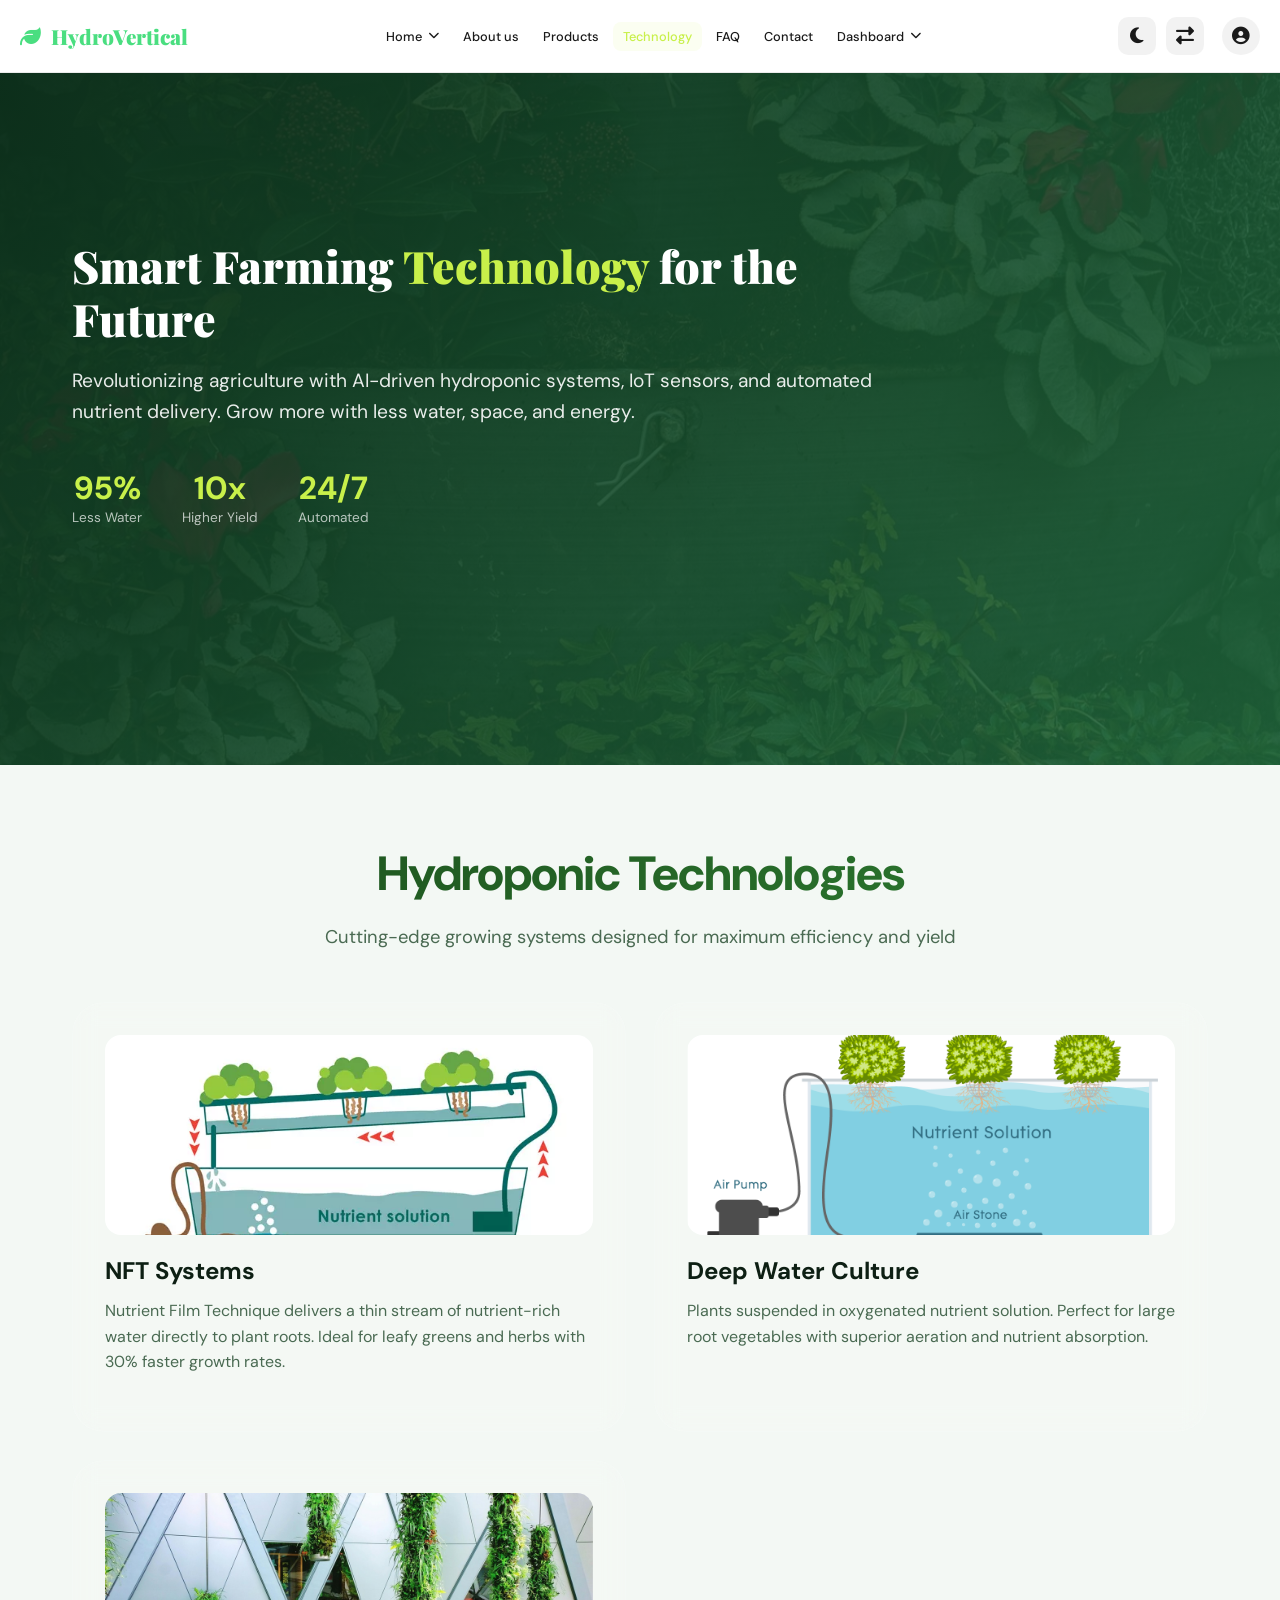
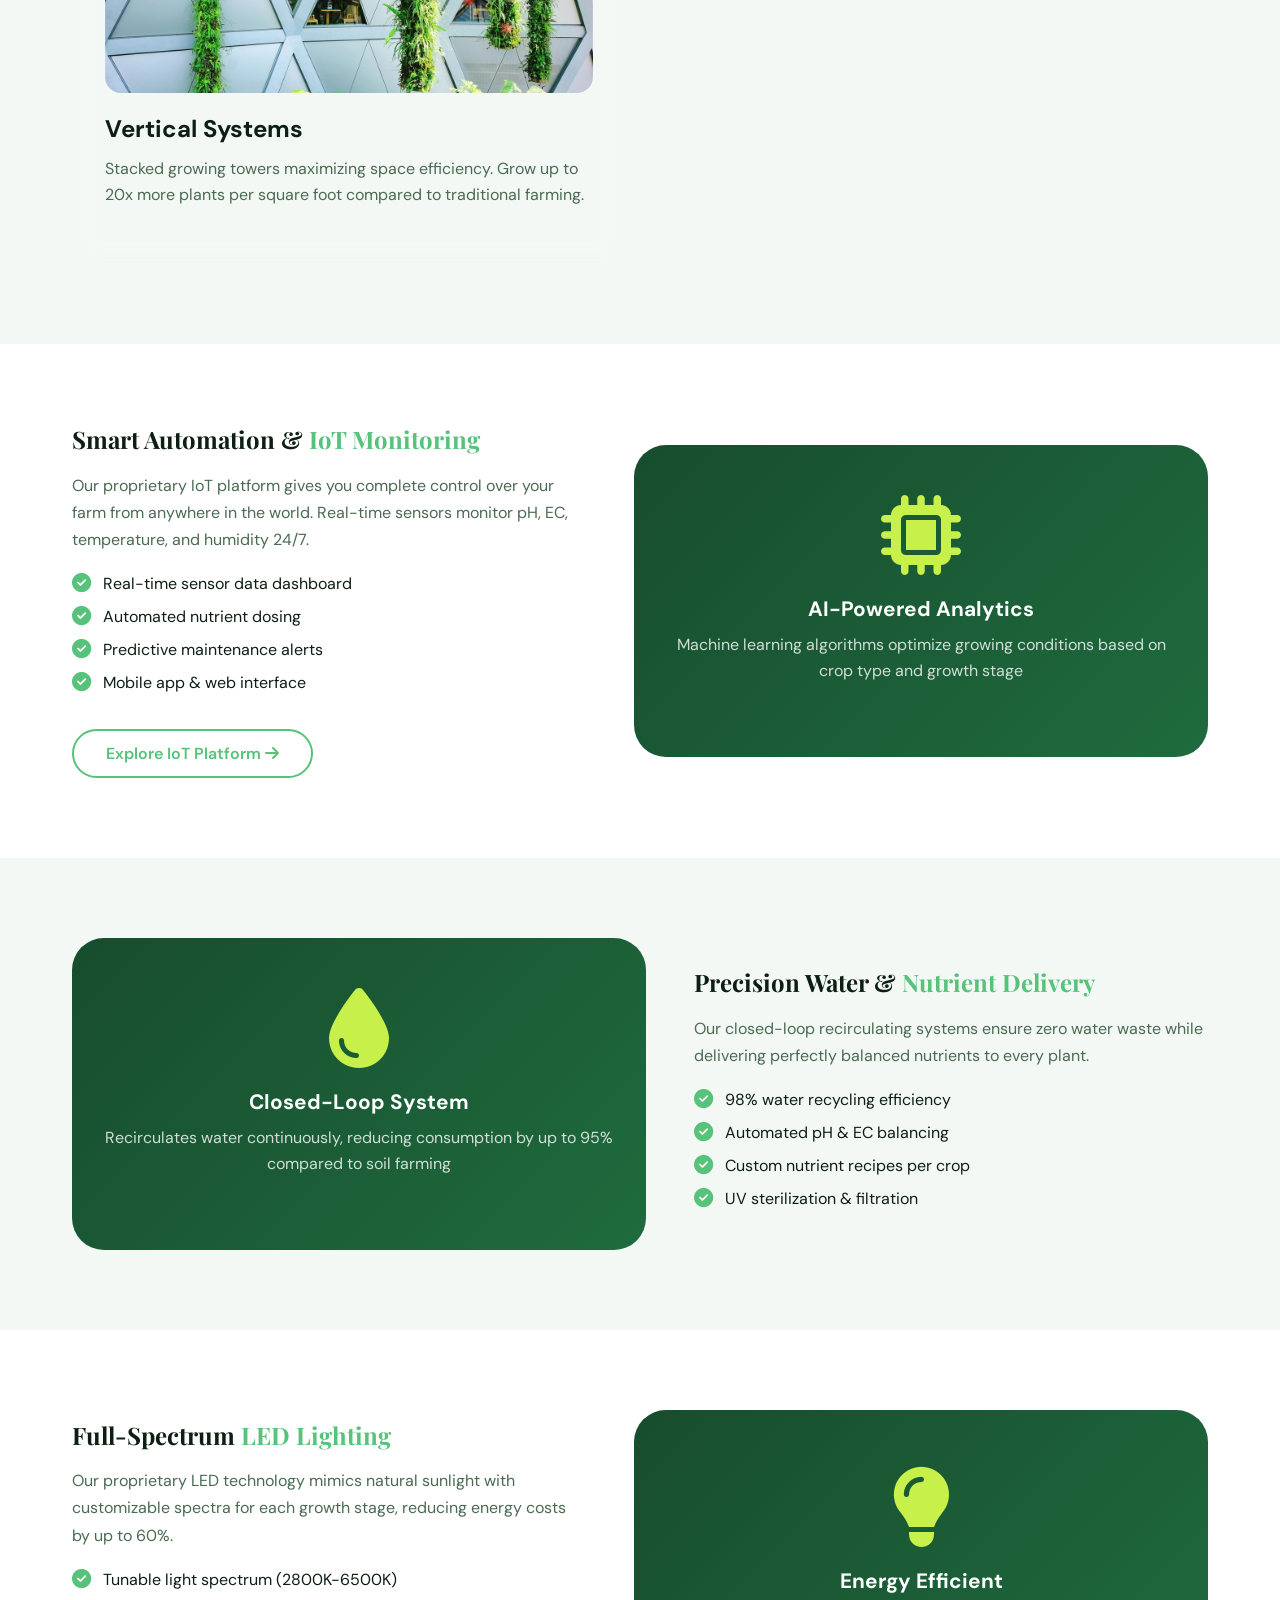
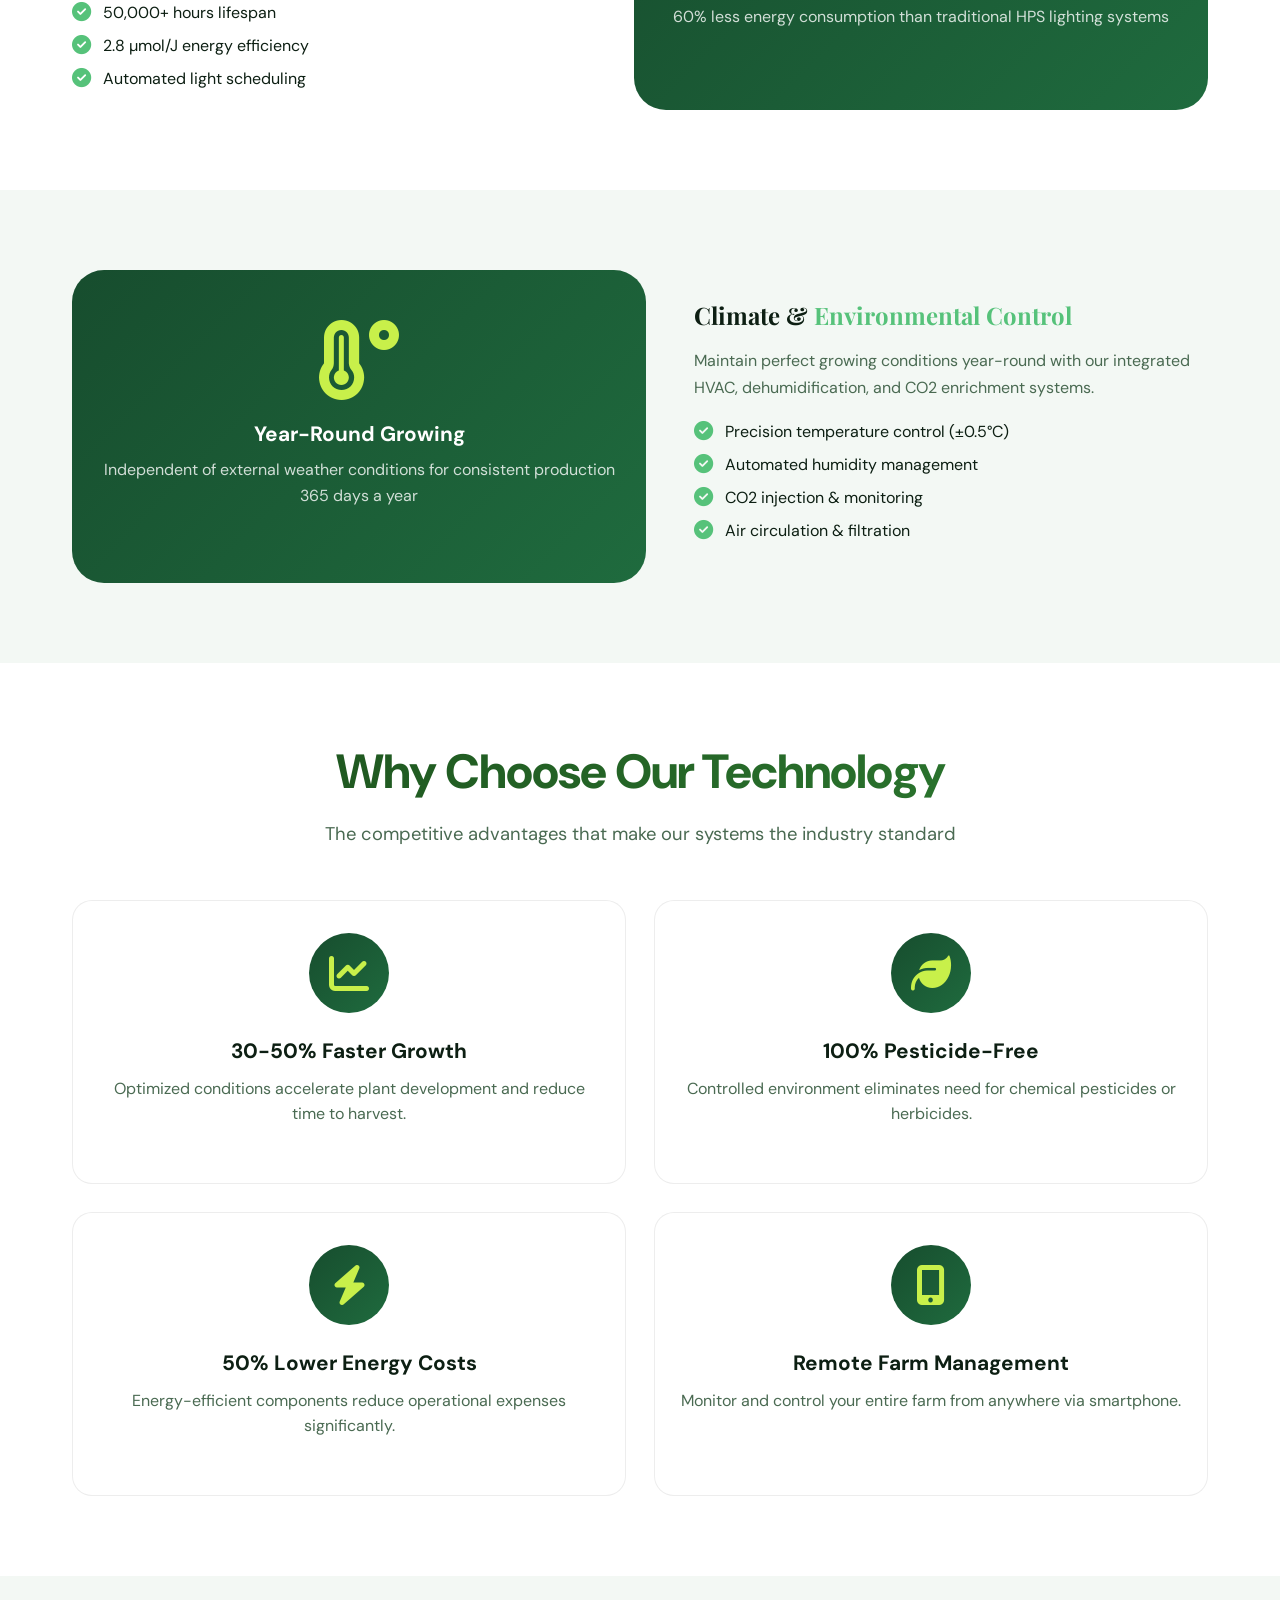
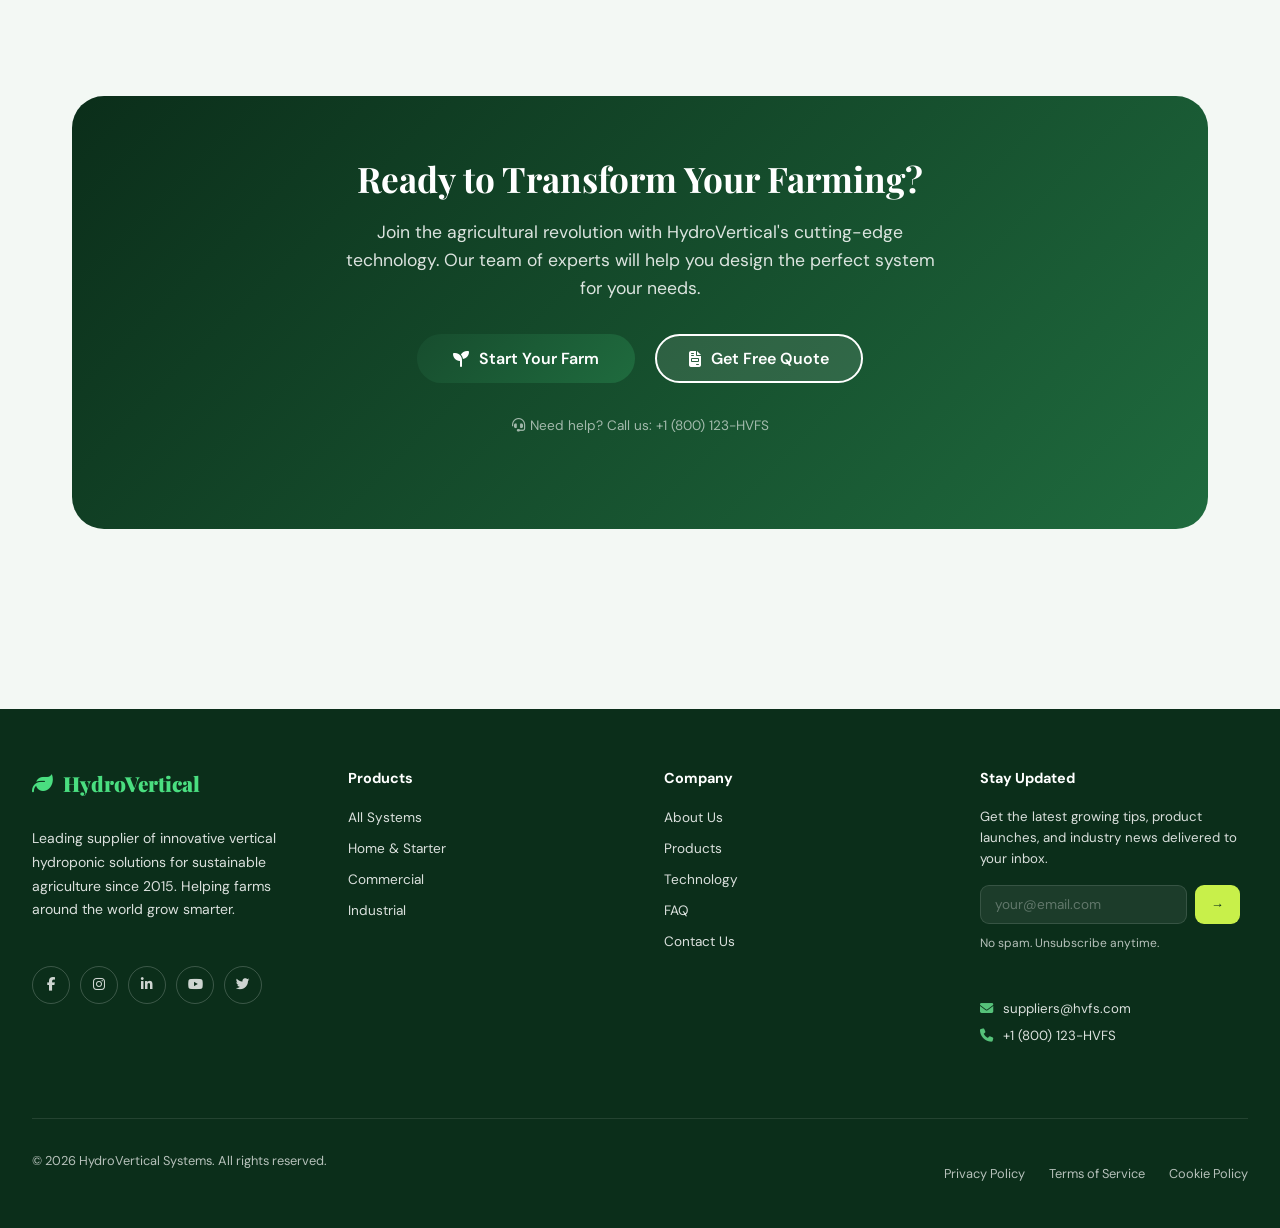
<file: technology.html>
<!DOCTYPE html>
<html lang="en">
<head>
    <meta charset="UTF-8">
    <meta name="viewport" content="width=device-width, initial-scale=1.0, viewport-fit=cover, shrink-to-fit=no, user-scalable=yes">
    <title>HydroVertical | Premium Vertical Hydroponic Systems</title>
    <link rel="icon" type="image/svg+xml" href="./favicon.svg">
    <!-- Font Awesome & Google Fonts -->
    <link rel="preconnect" href="https://fonts.googleapis.com">
    <link href="https://fonts.googleapis.com/css2?family=Playfair+Display:wght@400;700;900&family=DM+Sans:wght@300;400;500;600;700&display=swap" rel="stylesheet">
    <link rel="stylesheet" href="https://cdnjs.cloudflare.com/ajax/libs/font-awesome/6.4.0/css/all.min.css">
    <link rel="stylesheet" href="./nav.css">
    <style>
        /* ========== GLOBAL RESET & VARIABLES (SAME AS HOMEPAGE) ========== */
        *, *::before, *::after {
            margin: 0;
            padding: 0;
            box-sizing: border-box;
        }

        :root {
            --g1: #0b2e1a;
            --g2: #174d2e;
            --g3: #1f6b3e;
            --accent: #56c27a;
            --accent2: #a3e4b8;
            --lime: #c8f04a;
            --text: #0d1f13;
            --text-muted: #4a6a52;
            --bg: #f3f8f4;
            --surface: #ffffff;
            --border: rgba(0,0,0,0.07);
            --radius: 20px;
            --radius-lg: 32px;
            --shadow: 0 8px 32px rgba(11,46,26,0.1);
            --shadow-lg: 0 24px 60px rgba(11,46,26,0.16);
            --transition: all 0.35s cubic-bezier(0.4,0,0.2,1);
            --glass: rgba(255, 255, 255, 0.08);
            --glass-border: rgba(255, 255, 255, 0.12);
            --page-padding: clamp(1rem, 5vw, 2.5rem);
        }

        body.dark {
            --text: #ffffff;
            --text-muted: #b0b0b0;
            --bg: #000000;
            --surface: #121212;
            --border: rgba(255,255,255,0.1);
            --glass: rgba(255, 255, 255, 0.05);
        }

        html {
            scroll-behavior: smooth;
        }

        body {
            font-family: 'DM Sans', sans-serif;
            background: var(--bg);
            color: var(--text);
            overflow-x: hidden;
            transition: background 0.3s, color 0.3s;
        }

        /* ========== UTILITY CLASSES ========== */
        .container {
            max-width: 1400px;
            margin: 0 auto;
            padding: 0 var(--page-padding);
        }

        .section {
            padding: 80px var(--page-padding);
        }


        /* ========== GLASSMORPHISM COMPONENTS ========== */
        .glass-card {
            background: var(--glass);
            backdrop-filter: blur(12px);
            border: 1px solid var(--glass-border);
            border-radius: var(--radius-lg);
            padding: 32px;
            transition: var(--transition);
        }

        .glass-card:hover {
            transform: translateY(-8px);
            border-color: var(--accent);
            box-shadow: var(--shadow-lg);
        }

        /* ========== BUTTONS ========== */
        .btn-primary {
            background: linear-gradient(135deg, var(--g2) 0%, var(--g3) 100%);
            color: white;
            padding: 14px 36px;
            border-radius: 50px;
            text-decoration: none;
            font-weight: 600;
            display: inline-flex;
            align-items: center;
            gap: 10px;
            transition: var(--transition);
            border: none;
            cursor: pointer;
        }

        .btn-primary:hover {
            transform: translateY(-3px);
            box-shadow: 0 10px 30px rgba(31, 107, 62, 0.3);
            background: linear-gradient(135deg, var(--g3) 0%, var(--accent) 100%);
        }

        .btn-outline {
            background: transparent;
            border: 2px solid var(--accent);
            color: var(--accent);
            padding: 12px 32px;
            border-radius: 50px;
            text-decoration: none;
            font-weight: 600;
            display: inline-flex;
            align-items: center;
            gap: 10px;
            transition: var(--transition);
        }

        .btn-outline:hover {
            background: var(--accent);
            color: white;
            transform: translateY(-3px);
        }

        /* ========== HERO SECTION ========== */
        .hero-tech {
            min-height: 85vh;
            display: flex;
            align-items: center;
            position: relative;
            background: linear-gradient(135deg, rgba(11,46,26,0.95) 0%, rgba(31,107,62,0.85) 100%), url('./images/Techonology.jpg');background-repeat: no-repeat;
            background-size: cover;
            background-position: center;
            background-attachment: fixed;
            margin-top: 0;
        }

        .hero-tech-content {
            max-width: 800px;
        }

        .hero-tech h1 {
            font-family: 'Playfair Display', serif;
            font-size: 3.5rem;
            font-weight: 900;
            color: white;
            margin-bottom: 20px;
            line-height: 1.2;
        }

        .hero-tech .highlight {
            color: var(--lime);
        }

        .hero-tech p {
            color: rgba(255, 255, 255, 0.9);
            font-size: 1.2rem;
            margin-bottom: 32px;
            line-height: 1.6;
        }

        .hero-stats {
            display: flex;
            gap: 40px;
            margin-top: 40px;
        }

        .hero-stats .stat {
            text-align: center;
        }

        .hero-stats .stat-number {
            font-size: 2rem;
            font-weight: 700;
            color: var(--lime);
        }

        .hero-stats .stat-label {
            color: rgba(255, 255, 255, 0.7);
            font-size: 0.85rem;
        }

        /* ========== TECH OVERVIEW GRID ========== */
        .tech-grid {
            display: grid;
            grid-template-columns: repeat(auto-fit, minmax(320px, 1fr));
            gap: 32px;
            margin-top: 40px;
            justify-content: center;
        }

        .tech-icon {
            width: 70px;
            height: 70px;
            background: linear-gradient(135deg, var(--g2), var(--g3));
            border-radius: 20px;
            display: flex;
            align-items: center;
            justify-content: center;
            margin-bottom: 24px;
        }

        .tech-icon i {
            font-size: 2rem;
            color: var(--lime);
        }

        .glass-card h3 {
            font-size: 1.5rem;
            margin: 20px 0 12px;
            color: var(--text);
        }
        
        .tech-image {
            width: 100%;
            height: 200px;
            object-fit: cover;
            border-radius: 16px;
            margin-bottom: 20px;
        }

        .glass-card p {
            color: var(--text-muted);
            line-height: 1.6;
        }

        /* ========== FEATURE SHOWCASE (ALTERNATING) ========== */
        .feature-showcase {
            display: flex;
            align-items: center;
            gap: 60px;
            flex-wrap: wrap;
        }

        .feature-showcase.reverse {
            flex-direction: row-reverse;
        }

        .feature-content {
            flex: 1;
        }

        .feature-content h2 {
            font-family: 'Playfair Display', serif;
            color: var(--text);
        }

        .feature-content p {
            color: var(--text-muted);
            line-height: 1.7;
            margin-bottom: 20px;
        }

        .feature-list {
            list-style: none;
            margin-top: 20px;
        }

        .feature-list li {
            margin-bottom: 12px;
            display: flex;
            align-items: center;
            gap: 12px;
        }

        .feature-list i {
            color: var(--accent);
            font-size: 1.2rem;
        }

        .feature-visual {
            flex: 1;
            background: linear-gradient(135deg, var(--g2), var(--g3));
            border-radius: var(--radius-lg);
            padding: 60px 40px;
            text-align: center;
            min-height: 350px;
            display: flex;
            flex-direction: column;
            align-items: center;
            justify-content: center;
        }

        .feature-visual i {
            font-size: 5rem;
            color: var(--lime);
            margin-bottom: 20px;
        }

        .feature-visual h4 {
            color: white;
            font-size: 1.3rem;
            margin-bottom: 10px;
        }

        .feature-visual p {
            color: rgba(255, 255, 255, 0.8);
        }

        /* ========== ADVANTAGES GRID ========== */
        .advantages-grid {
            display: grid;
            grid-template-columns: repeat(auto-fit, minmax(300px, 1fr));
            gap: 32px;
            justify-content: center;
        }

        .advantage-card {
            text-align: center;
            padding: 32px 24px;
            background: var(--surface);
            border-radius: var(--radius);
            transition: var(--transition);
            border: 1px solid var(--border);
        }

        .advantage-card:hover {
            transform: translateY(-8px);
            box-shadow: var(--shadow);
            border-color: var(--accent);
        }

        .advantage-icon {
            width: 80px;
            height: 80px;
            background: linear-gradient(135deg, var(--g2), var(--g3));
            border-radius: 50%;
            display: flex;
            align-items: center;
            justify-content: center;
            margin: 0 auto 24px;
        }

        .advantage-icon i {
            font-size: 2.5rem;
            color: var(--lime);
        }

        .advantage-card h3 {
            font-size: 1.3rem;
            margin-bottom: 12px;
        }

        .advantage-card p {
            color: var(--text-muted);
            line-height: 1.6;
        }

        /* ========== CTA SECTION ========== */
        .cta-section {
            background: linear-gradient(135deg, var(--g1) 0%, var(--g3) 100%);
            border-radius: var(--radius-lg);
            padding: 60px var(--page-padding);
            text-align: center;
            margin: 40px 0;
        }

        .cta-section h2 {
            font-family: 'Playfair Display', serif;
            font-size: 2.2rem;
            color: white;
            margin-bottom: 16px;
        }

        .cta-section p {
            color: rgba(255, 255, 255, 0.85);
            max-width: 600px;
            margin: 0 auto 32px;
            font-size: 1.1rem;
        }

        .cta-buttons {
            display: flex;
            gap: 20px;
            justify-content: center;
            flex-wrap: wrap;
        }

        /* ========== RESPONSIVE ========== */
        @media (max-width: 1024px) {
            .section {
                padding: 60px var(--page-padding);
            }
            .hero-tech h1 {
                font-size: 2.5rem;
            }
            .feature-showcase {
                gap: 40px;
            }
        }

        @media (max-width: 768px) {
            .container {
                padding: 0 20px;
            }
            .hero-tech h1 {
                font-size: 2rem;
            }
            .hero-tech p {
                font-size: 1rem;
            }
            .hero-stats {
                gap: 20px;
                flex-wrap: wrap;
                justify-content: center;
            }
            .feature-showcase, .feature-showcase.reverse {
                flex-direction: column;
            }
            .feature-visual {
                width: 100%;
                padding: 40px 20px;
            }
            .cta-section {
                padding: 40px 24px;
            }
            .cta-section h2 {
                font-size: 1.8rem;
            }
            .tech-grid {
                grid-template-columns: 1fr;
            }
        }

        @media (max-width: 480px) {
            .section {
                padding: 40px var(--page-padding);
            }
            .btn-primary, .btn-outline {
                padding: 10px 24px;
                font-size: 0.9rem;
            }
        }

        /* Animations */
        @keyframes fadeInUp {
            from {
                opacity: 0;
                transform: translateY(30px);
            }
            to {
                opacity: 1;
                transform: translateY(0);
            }
        }

        .glass-card, .advantage-card, .feature-showcase {
            animation: fadeInUp 0.6s ease forwards;
        }
                /* ========== ENHANCED RESPONSIVE FIXES ========== */
        
        /* Ultra-wide screen optimization */
        @media (min-width: 1920px) {
            .container {
                max-width: 1600px;
            }
            .hero-tech h1 {
                font-size: 4rem;
            }
            .tech-grid {
                grid-template-columns: repeat(4, 1fr);
            }
            .advantages-grid {
                grid-template-columns: repeat(3, 1fr);
            }
        }

        /* Small desktop / laptop */
        @media (min-width: 1280px) and (max-width: 1440px) {
            .container {
                max-width: 1200px;
            }
            .hero-tech h1 {
                font-size: 3rem;
            }
        }

        /* Tablet landscape (1024px - 1280px) */
        @media (min-width: 1025px) and (max-width: 1280px) {
            .container {
                padding: 0 32px;
            }
            .hero-tech h1 {
                font-size: 2.8rem;
            }
            .tech-grid {
                grid-template-columns: repeat(2, 1fr);
                gap: 28px;
            }
            .advantages-grid {
                grid-template-columns: repeat(2, 1fr);
                gap: 28px;
            }
            .feature-showcase {
                gap: 48px;
            }
            .feature-visual {
                padding: 50px 30px;
                min-height: 300px;
            }
        }

        /* Tablet portrait (768px - 1024px) */
        @media (min-width: 768px) and (max-width: 1024px) {
            .section {
                padding: 60px var(--page-padding);
            }
            .hero-tech {
                min-height: 70vh;
                background-attachment: scroll;
            }
            .hero-tech h1 {
                font-size: 2.5rem;
            }
            .hero-tech p {
                font-size: 1.1rem;
            }
            .section-subtitle {
                font-size: 1rem;
                margin-bottom: 40px;
            }
            .tech-grid {
                grid-template-columns: repeat(2, 1fr);
                gap: 24px;
            }
            .glass-card {
                padding: 28px;
            }
            .glass-card h3 {
                font-size: 1.3rem;
            }
            .feature-content h2 {
                font-size: 1.8rem;
            }
            .feature-visual {
                padding: 40px 25px;
                min-height: 280px;
            }
            .feature-visual i {
                font-size: 4rem;
            }
            .advantages-grid {
                grid-template-columns: repeat(2, 1fr);
                gap: 24px;
            }
            .advantage-card {
                padding: 28px 20px;
            }
            .advantage-card h3 {
                font-size: 1.2rem;
            }
            .cta-section {
                padding: 50px 30px;
            }
            .cta-section h2 {
                font-size: 2rem;
            }
        }

        /* Mobile large (480px - 768px) */
        @media (min-width: 481px) and (max-width: 768px) {
            .container {
                padding: 0 24px;
            }
            .section {
                padding: 50px var(--page-padding);
            }
            .hero-tech {
                min-height: 60vh;
                background-attachment: scroll;
                text-align: center;
            }
            .hero-tech-content {
                margin: 0 auto;
                text-align: center;
            }
            .hero-tech h1 {
                font-size: 2rem;
            }
            .hero-tech p {
                font-size: 1rem;
            }
            .hero-stats {
                justify-content: center;
                gap: 30px;
            }
            .section-subtitle {
                font-size: 0.95rem;
                margin-bottom: 32px;
            }
            .tech-grid {
                grid-template-columns: 1fr;
                gap: 20px;
            }
            .glass-card {
                padding: 24px;
            }
            .tech-icon {
                width: 60px;
                height: 60px;
            }
            .tech-icon i {
                font-size: 1.6rem;
            }
            .glass-card h3 {
                font-size: 1.25rem;
            }
            .feature-showcase, .feature-showcase.reverse {
                flex-direction: column;
                gap: 30px;
            }
            .feature-content {
                text-align: center;
            }
            .feature-content h2 {
                font-size: 1.6rem;
                text-align: center;
            }
            .feature-list {
                text-align: left;
                max-width: 400px;
                margin: 20px auto 0;
            }
            .feature-visual {
                width: 100%;
                padding: 35px 20px;
                min-height: 250px;
            }
            .feature-visual i {
                font-size: 3.5rem;
            }
            .feature-visual h4 {
                font-size: 1.2rem;
            }
            .advantages-grid {
                grid-template-columns: 1fr;
                gap: 20px;
            }
            .advantage-card {
                padding: 24px 20px;
            }
            .advantage-icon {
                width: 70px;
                height: 70px;
            }
            .advantage-icon i {
                font-size: 2rem;
            }
            .cta-section {
                padding: 40px 24px;
                margin: 20px 0;
            }
            .cta-section h2 {
                font-size: 1.6rem;
            }
            .cta-section p {
                font-size: 0.95rem;
            }
            .cta-buttons {
                flex-direction: column;
                align-items: center;
                gap: 15px;
            }
            .btn-primary, .btn-outline {
                width: 100%;
                max-width: 250px;
                justify-content: center;
            }
        }

        /* Mobile small (320px - 480px) */
        @media (min-width: 321px) and (max-width: 480px) {
            .container {
                padding: 0 16px;
            }
            .section {
                padding: 40px var(--page-padding);
            }
            .hero-tech {
                min-height: 85vh;
                background-attachment: scroll;
                text-align: center;
            }
            .hero-tech h1 {
                font-size: 1.6rem;
            }
            .hero-tech p {
                font-size: 0.9rem;
                margin-bottom: 24px;
            }
            .hero-stats {
                gap: 20px;
                margin-top: 30px;
            }
            .hero-stats .stat-number {
                font-size: 1.5rem;
            }
            .hero-stats .stat-label {
                font-size: 0.7rem;
            }
            .section-subtitle {
                font-size: 0.85rem;
                margin-bottom: 28px;
            }
            .tech-grid {
                gap: 16px;
            }
            .glass-card {
                padding: 20px;
            }
            .tech-icon {
                width: 50px;
                height: 50px;
                margin-bottom: 16px;
            }
            .tech-icon i {
                font-size: 1.4rem;
            }
            .glass-card h3 {
                font-size: 1.1rem;
                margin-bottom: 12px;
            }
            .glass-card p {
                font-size: 0.85rem;
            }
            .feature-content h2 {
                font-size: 1.4rem;
            }
            .feature-content p {
                font-size: 0.85rem;
            }
            .feature-list li {
                font-size: 0.85rem;
                margin-bottom: 10px;
            }
            .feature-list i {
                font-size: 1rem;
            }
            .feature-visual {
                padding: 30px 16px;
                min-height: 220px;
            }
            .feature-visual i {
                font-size: 3rem;
                margin-bottom: 15px;
            }
            .feature-visual h4 {
                font-size: 1rem;
            }
            .feature-visual p {
                font-size: 0.8rem;
            }
            .advantages-grid {
                gap: 16px;
            }
            .advantage-card {
                padding: 20px 16px;
            }
            .advantage-icon {
                width: 60px;
                height: 60px;
                margin-bottom: 16px;
            }
            .advantage-icon i {
                font-size: 1.8rem;
            }
            .advantage-card h3 {
                font-size: 1.1rem;
                margin-bottom: 8px;
            }
            .advantage-card p {
                font-size: 0.8rem;
            }
            .cta-section {
                padding: 30px 20px;
            }
            .cta-section h2 {
                font-size: 1.4rem;
            }
            .cta-section p {
                font-size: 0.85rem;
                margin-bottom: 24px;
            }
            .btn-primary, .btn-outline {
                padding: 10px 20px;
                font-size: 0.85rem;
                width: 100%;
                max-width: 220px;
                justify-content: center;
            }
        }

        /* Extra small devices (280px - 320px) */
        @media (max-width: 320px) {
            .container {
                padding: 0 12px;
            }
            .hero-tech h1 {
                font-size: 1.3rem;
            }
            .hero-tech p {
                font-size: 0.8rem;
            }
            .hero-stats .stat-number {
                font-size: 1.2rem;
            }
            .hero-stats .stat-label {
                font-size: 0.6rem;
            }
            .section-title {
                font-size: 1.3rem;
            }
            .section-subtitle {
                font-size: 0.75rem;
            }
            .glass-card h3 {
                font-size: 1rem;
            }
            .glass-card p {
                font-size: 0.75rem;
            }
            .feature-content h2 {
                font-size: 1.2rem;
            }
            .feature-list li {
                font-size: 0.75rem;
            }
            .advantage-card h3 {
                font-size: 1rem;
            }
            .cta-section h2 {
                font-size: 1.2rem;
            }
            .btn-primary, .btn-outline {
                font-size: 0.75rem;
                padding: 8px 16px;
            }
        }

        /* Landscape orientation fixes for mobile */
        @media (max-width: 900px) and (orientation: landscape) {
            .hero-tech {
                min-height: 100vh;
            }
            .hero-tech h1 {
                font-size: 1.8rem;
            }
            .section {
                padding: 30px 0;
            }
            .tech-grid {
                grid-template-columns: repeat(2, 1fr);
            }
            .advantages-grid {
                grid-template-columns: repeat(2, 1fr);
            }
            .feature-visual {
                min-height: 200px;
                padding: 25px;
            }
        }

        /* Prevent any horizontal scroll */
        html, body {
            overflow-x: hidden;
            width: 100%;
            position: relative;
        }

        /* Ensure all images and icons scale properly */
        img, svg, i, .fas, .far, .fab {
            max-width: 100%;
        }

        /* Smooth text scaling */
        @media (max-width: 768px) {
            body {
                font-size: 15px;
            }
            p, li, a {
                word-break: break-word;
            }
        }

        /* Ensure buttons don't overflow */
        .cta-buttons {
            flex-wrap: wrap;
            justify-content: center;
        }

        /* Improve touch targets on mobile */
        @media (max-width: 768px) {
            .btn-primary, .btn-outline, .glass-card, .advantage-card {
                cursor: pointer;
            }
            .feature-list li {
                min-height: 44px;
            }
        }

        /* Fix for feature list alignment on mobile */
        @media (max-width: 768px) {
            .feature-list {
                width: 100%;
            }
            .feature-list li {
                justify-content: flex-start;
            }
        }

        /* Ensure container doesn't overflow */
        .container {
            width: 100%;
        }

        /* Fix for hero section on very tall screens */
        @media (min-height: 900px) and (max-width: 768px) {
            .hero-tech {
                min-height: 70vh;
            }
        }
    </style>
</head>
<body>
    <!-- NAVBAR -->
    <nav class="navbar">
        <div class="nav-inner">
            <a href="./index.html" class="logo"><i class="fas fa-leaf"></i> HydroVertical</a>
            <div class="nav-links">
                <div class="nav-item">
                    <a href="#" class="nav-link">Home <i class="fas fa-chevron-down"></i></a>
                    <div class="dropdown-menu">
                        <a href="./index.html">Home 1</a>
                        <a href="./home2.html">Home 2</a>
                    </div>
                </div>
                <a href="./about.html" class="nav-link">About us</a>
                <a href="./products.html" class="nav-link">Products</a>
                <a href="./technology.html" class="nav-link">Technology</a>
                <a href="./faq.html" class="nav-link">FAQ</a>
                <a href="./contact.html" class="nav-link">Contact</a>
                <div class="nav-item">
                    <a href="#" class="nav-link">Dashboard <i class="fas fa-chevron-down"></i></a>
                    <div class="dropdown-menu">
                        <a href="./admin.html">Admin Page</a>
                        <a href="./user.html">User Page</a>
                    </div>
                </div>
            </div>
            <div class="nav-actions">
                <div class="desktop-rtl-dark">
                    <button class="btn-icon" id="themeToggle" title="Toggle theme">
                    <i class="fa-solid fa-moon"></i>
                    </button>
                    <button class="btn-icon" id="rtlToggle" title="Toggle RTL">
                        <i class="fas fa-exchange-alt"></i>
                    </button>
                </div>
                <!-- Profile dropdown - visible only on desktop (hidden on tablet/mobile via media query) -->
                <div class="profile-dropdown">
                    <div class="profile-icon"><i class="fas fa-user-circle"></i></div>
                    <div class="profile-dropdown-content">
                        <a href="./login.html">Login</a>
                        <a href="./Registeration.html">Signup</a>
                    </div>
                </div>
                <button class="hamburger" id="hamburger" aria-label="Menu">
                    <span></span><span></span><span></span>
                </button>
            </div>
        </div>
        <div class="mobile-nav" id="mobileNav">
            <div class="nav-item" style="display:block;">
                <a href="#" class="nav-link">Home</a>
                <div class="mobile-dropdown">
                    <a href="./index.html">Home 1</a>
                    <a href="./home2.html">Home 2</a>
                </div>
            </div>
            <a href="./about.html" class="nav-link">About us</a>
            <a href="./products.html" class="nav-link">Products</a>
            <a href="./technology.html" class="nav-link">Technology</a>
            <a href="./faq.html" class="nav-link">FAQ</a>
            <a href="./contact.html" class="nav-link">Contact</a>
            <div class="nav-item" style="display:block;">
                <a href="#" class="nav-link">Dashboard</a>
                <div class="mobile-dropdown">
                    <a href="./admin.html">Admin Page</a>
                    <a href="./user.html">User Page</a>
                </div>
            </div>
            <div class="mobile-actions">
                <button class="mobile-action-btn" id="mobileThemeToggle">
                    <i class="fas fa-moon"></i> <span>Dark</span>
                </button>
                <button class="mobile-action-btn" id="mobileRtlToggle">
                    <i class="fas fa-exchange-alt"></i> <span>RTL</span>
                </button>
            </div>
            <!-- Mobile Profile Section (visible only on tablet/mobile) -->
            <div class="mobile-profile-section">
                <a href="./login.html"><i class="fas fa-sign-in-alt"></i> Login</a>
                <a href="./Registeration.html"><i class="fas fa-user-plus"></i> Signup</a>
            </div>
        </div>
    </nav>
    <!-- ========== SECTION 1: HERO SECTION ========== -->
    <section class="hero-tech">
        <div class="container">
            <div class="hero-tech-content">
                <h1>Smart Farming <span class="highlight">Technology</span> for the Future</h1>
                <p>Revolutionizing agriculture with AI-driven hydroponic systems, IoT sensors, and automated nutrient delivery. Grow more with less water, space, and energy.</p>
                <div class="hero-stats">
                    <div class="stat">
                        <div class="stat-number">95%</div>
                        <div class="stat-label">Less Water</div>
                    </div>
                    <div class="stat">
                        <div class="stat-number">10x</div>
                        <div class="stat-label">Higher Yield</div>
                    </div>
                    <div class="stat">
                        <div class="stat-number">24/7</div>
                        <div class="stat-label">Automated</div>
                    </div>
                </div>
            </div>
        </div>
    </section>

    <!-- ========== SECTION 2: OVERVIEW OF HYDROPONIC TECHNOLOGIES ========== -->
    <section class="section">
        <div class="container">
            <h2 class="section-title">Hydroponic Technologies</h2>
            <p class="section-sub">Cutting-edge growing systems designed for maximum efficiency and yield</p>
            <div class="tech-grid">
                <div class="glass-card fade-up">
                    <img src="./images/NFT Systems1.webp" alt="NFT System" class="tech-image">
                    <h3>NFT Systems</h3>
                    <p>Nutrient Film Technique delivers a thin stream of nutrient-rich water directly to plant roots. Ideal for leafy greens and herbs with 30% faster growth rates.</p>
                </div>
                <div class="glass-card fade-up">
                    <img src="./images/Deep Water Culture1.png" alt="DWC System" class="tech-image">
                    <h3>Deep Water Culture</h3>
                    <p>Plants suspended in oxygenated nutrient solution. Perfect for large root vegetables with superior aeration and nutrient absorption.</p>
                </div>
                <div class="glass-card fade-up">
                    <img src="./images/Vertical Systems 1.jpg" alt="Vertical System" class="tech-image">
                    <h3>Vertical Systems</h3>
                    <p>Stacked growing towers maximizing space efficiency. Grow up to 20x more plants per square foot compared to traditional farming.</p>
                </div>
            </div>
        </div>
    </section>

    <!-- ========== SECTION 3: SMART AUTOMATION & IoT MONITORING ========== -->
    <section class="section" style="background: var(--surface);">
        <div class="container">
            <div class="feature-showcase">
                <div class="feature-content">
                    <h2>Smart Automation & <span style="color: var(--accent);">IoT Monitoring</span></h2>
                    <p>Our proprietary IoT platform gives you complete control over your farm from anywhere in the world. Real-time sensors monitor pH, EC, temperature, and humidity 24/7.</p>
                    <ul class="feature-list">
                        <li><i class="fas fa-check-circle"></i> Real-time sensor data dashboard</li>
                        <li><i class="fas fa-check-circle"></i> Automated nutrient dosing</li>
                        <li><i class="fas fa-check-circle"></i> Predictive maintenance alerts</li>
                        <li><i class="fas fa-check-circle"></i> Mobile app & web interface</li>
                    </ul>
                    <a href="#" class="btn-outline" style="margin-top: 24px; display: inline-block;">Explore IoT Platform <i class="fas fa-arrow-right"></i></a>
                </div>
                <div class="feature-visual">
                    <i class="fas fa-microchip"></i>
                    <h4>AI-Powered Analytics</h4>
                    <p>Machine learning algorithms optimize growing conditions based on crop type and growth stage</p>
                </div>
            </div>
        </div>
    </section>

    <!-- ========== SECTION 4: WATER & NUTRIENT DELIVERY ========== -->
    <section class="section">
        <div class="container">
            <div class="feature-showcase reverse">
                <div class="feature-content">
                    <h2>Precision Water & <span style="color: var(--accent);">Nutrient Delivery</span></h2>
                    <p>Our closed-loop recirculating systems ensure zero water waste while delivering perfectly balanced nutrients to every plant.</p>
                    <ul class="feature-list">
                        <li><i class="fas fa-check-circle"></i> 98% water recycling efficiency</li>
                        <li><i class="fas fa-check-circle"></i> Automated pH & EC balancing</li>
                        <li><i class="fas fa-check-circle"></i> Custom nutrient recipes per crop</li>
                        <li><i class="fas fa-check-circle"></i> UV sterilization & filtration</li>
                    </ul>
                </div>
                <div class="feature-visual">
                    <i class="fas fa-tint"></i>
                    <h4>Closed-Loop System</h4>
                    <p>Recirculates water continuously, reducing consumption by up to 95% compared to soil farming</p>
                </div>
            </div>
        </div>
    </section>

    <!-- ========== SECTION 5: LED GROW LIGHTING TECHNOLOGY ========== -->
    <section class="section" style="background: var(--surface);">
        <div class="container">
            <div class="feature-showcase">
                <div class="feature-content">
                    <h2>Full-Spectrum <span style="color: var(--accent);">LED Lighting</span></h2>
                    <p>Our proprietary LED technology mimics natural sunlight with customizable spectra for each growth stage, reducing energy costs by up to 60%.</p>
                    <ul class="feature-list">
                        <li><i class="fas fa-check-circle"></i> Tunable light spectrum (2800K-6500K)</li>
                        <li><i class="fas fa-check-circle"></i> 50,000+ hours lifespan</li>
                        <li><i class="fas fa-check-circle"></i> 2.8 µmol/J energy efficiency</li>
                        <li><i class="fas fa-check-circle"></i> Automated light scheduling</li>
                    </ul>
                </div>
                <div class="feature-visual">
                    <i class="fas fa-lightbulb"></i>
                    <h4>Energy Efficient</h4>
                    <p>60% less energy consumption than traditional HPS lighting systems</p>
                </div>
            </div>
        </div>
    </section>

    <!-- ========== SECTION 6: CLIMATE & ENVIRONMENTAL CONTROL ========== -->
    <section class="section">
        <div class="container">
            <div class="feature-showcase reverse">
                <div class="feature-content">
                    <h2>Climate & <span style="color: var(--accent);">Environmental Control</span></h2>
                    <p>Maintain perfect growing conditions year-round with our integrated HVAC, dehumidification, and CO2 enrichment systems.</p>
                    <ul class="feature-list">
                        <li><i class="fas fa-check-circle"></i> Precision temperature control (±0.5°C)</li>
                        <li><i class="fas fa-check-circle"></i> Automated humidity management</li>
                        <li><i class="fas fa-check-circle"></i> CO2 injection & monitoring</li>
                        <li><i class="fas fa-check-circle"></i> Air circulation & filtration</li>
                    </ul>
                </div>
                <div class="feature-visual">
                    <i class="fas fa-temperature-high"></i>
                    <h4>Year-Round Growing</h4>
                    <p>Independent of external weather conditions for consistent production 365 days a year</p>
                </div>
            </div>
        </div>
    </section>

    <!-- ========== SECTION 7: KEY ADVANTAGES ========== -->
    <section class="section" style="background: var(--surface);">
        <div class="container">
            <h2 class="section-title">Why Choose Our Technology</h2>
            <p class="section-sub">The competitive advantages that make our systems the industry standard</p>
            
       

            <div class="advantages-grid">
                <div class="advantage-card">
                    <div class="advantage-icon"><i class="fas fa-chart-line"></i></div>
                    <h3>30-50% Faster Growth</h3>
                    <p>Optimized conditions accelerate plant development and reduce time to harvest.</p>
                </div>
                <div class="advantage-card">
                    <div class="advantage-icon"><i class="fas fa-leaf"></i></div>
                    <h3>100% Pesticide-Free</h3>
                    <p>Controlled environment eliminates need for chemical pesticides or herbicides.</p>
                </div>
                <div class="advantage-card">
                    <div class="advantage-icon"><i class="fas fa-bolt"></i></div>
                    <h3>50% Lower Energy Costs</h3>
                    <p>Energy-efficient components reduce operational expenses significantly.</p>
                </div>
                <div class="advantage-card">
                    <div class="advantage-icon"><i class="fas fa-mobile-alt"></i></div>
                    <h3>Remote Farm Management</h3>
                    <p>Monitor and control your entire farm from anywhere via smartphone.</p>
                </div>
               
            </div>
        </div>
    </section>

    <!-- ========== SECTION 8: FINAL CTA SECTION ========== -->
    <section class="section">
        <div class="container">
            <div class="cta-section">
                <h2>Ready to Transform Your Farming?</h2>
                <p>Join the agricultural revolution with HydroVertical's cutting-edge technology. Our team of experts will help you design the perfect system for your needs.</p>
                <div class="cta-buttons">
                    <a href="#" class="btn-primary"><i class="fas fa-seedling"></i> Start Your Farm</a>
                    <a href="#" class="btn-outline" style="background: rgba(255,255,255,0.1); border-color: white; color: white;"><i class="fas fa-file-invoice"></i> Get Free Quote</a>
                </div>
                <p style="margin-top: 32px; font-size: 0.85rem; color: rgba(255,255,255,0.6);"><i class="fas fa-headset"></i> Need help? Call us: +1 (800) 123-HVFS</p>
            </div>
        </div>
    </section>
    <!-- FOOTER -->
    <footer class="footer">
        <div class="footer-inner">
            <div class="footer-grid">
                <div class="footer-brand">
                    <a href="./index.html" class="logo" id="wow" style="color:white"><i class="fas fa-leaf"></i>HydroVertical</a>
                    <p>Leading supplier of innovative vertical hydroponic solutions for sustainable agriculture since 2015. Helping farms around the world grow smarter.</p>
                    <div class="footer-socials">
                        <a href="#" class="social-btn"><i class="fab fa-facebook-f"></i></a>
                        <a href="#" class="social-btn"><i class="fab fa-instagram"></i></a>
                        <a href="#" class="social-btn"><i class="fab fa-linkedin-in"></i></a>
                        <a href="#" class="social-btn"><i class="fab fa-youtube"></i></a>
                        <a href="#" class="social-btn"><i class="fab fa-twitter"></i></a>
                    </div>
                </div>
                <div class="footer-col">
                    <h4>Products</h4>
                    <ul class="footer-links">
                        <li><a href="./products.html">All Systems</a></li>
                        <li><a href="./products.html#home">Home & Starter</a></li>
                        <li><a href="./products.html#commercial">Commercial</a></li>
                        <li><a href="./products.html#industrial">Industrial</a></li>
                    </ul>
                </div>
                <div class="footer-col">
                    <h4>Company</h4>
                    <ul class="footer-links">
                        <li><a href="./about.html">About Us</a></li>
                        <li><a href="./products.html">Products</a></li>
                        <li><a href="./technology.html">Technology</a></li>
                        <li><a href="./faq.html">FAQ</a></li>
                        <li><a href="./contact.html">Contact Us</a></li>
                    </ul>
                </div>
                <div class="footer-col">
                    <h4>Stay Updated</h4>
                    <p style="color:rgba(255,255,255,0.85);font-size:0.83rem;line-height:1.6;margin-bottom:16px;">Get the latest growing tips, product launches, and industry news delivered to your inbox.</p>
                    <div class="newsletter-input-wrap">
                        <input type="email" class="newsletter-input" placeholder="your@email.com">
                        <button class="btn-subscribe">→</button>
                    </div>
                    <p style="color:rgba(255,255,255,0.7);font-size:0.75rem;margin-top:10px;">No spam. Unsubscribe anytime.</p>
                    <div style="margin-top:20px;">
                        <p style="color:rgba(255,255,255,0.85);font-size:0.83rem;margin-bottom:6px;"><i class="fas fa-envelope" style="color:var(--accent);margin-right:6px;"></i> suppliers@hvfs.com</p>
                        <p style="color:rgba(255,255,255,0.85);font-size:0.83rem;"><i class="fas fa-phone" style="color:var(--accent);margin-right:6px;"></i> +1 (800) 123-HVFS</p>
                    </div>
                </div>
            </div>
            <div class="footer-bottom">
                <p>© 2026 HydroVertical Systems. All rights reserved.</p>
                <div class="footer-bottom-links">
                    <a href="#">Privacy Policy</a>
                    <a href="#">Terms of Service</a>
                    <a href="#">Cookie Policy</a>
                </div>
            </div>
        </div>
    </footer>

    <!-- BACK TO TOP -->
    <button class="btt" id="btt" title="Back to top"><i class="fas fa-arrow-up"></i></button>
    <script src="./nav.js"></script>
    <script>
        // Dark mode detection and sync with homepage (if dark mode was set on homepage)
        (function() {
            if (localStorage.getItem('theme') === 'dark') {
                document.body.classList.add('dark');
            }
            
            // Smooth scroll for anchor links
            document.querySelectorAll('a[href^="#"]').forEach(anchor => {
                anchor.addEventListener('click', function(e) {
                    const targetId = this.getAttribute('href');
                    if (targetId && targetId !== '#' && targetId.length > 1) {
                        const targetElement = document.querySelector(targetId);
                        if (targetElement) {
                            e.preventDefault();
                            targetElement.scrollIntoView({ behavior: 'smooth', block: 'start' });
                        }
                    }
                });
            });
        })();
        // Complete Dark/Light Mode Toggle Solution
(function() {
    // Create style element for dark mode
    const darkModeStyle = document.createElement('style');
    darkModeStyle.id = 'dark-mode-styles';
    darkModeStyle.textContent = `
        /* Dark mode global overrides */
        body.dark-mode {
            background: #0a1a0a !important;
            color: #e8f0e8 !important;
        }
        
        body.dark-mode .glass-card {
            background: rgba(20, 40, 20, 0.85) !important;
            border-color: rgba(70, 130, 70, 0.4) !important;
        }
        
        body.dark-mode .btn-outline {
            background: rgba(30, 60, 30, 0.6) !important;
            color: #c8e6c8 !important;
            border-color: #4a8c4a !important;
        }
        
        body.dark-mode .btn-outline:hover {
            background: #2e7d32 !important;
            color: white !important;
        }
        
        body.dark-mode .section-title {
            background: linear-gradient(125deg, #8bc48b, #c8e6c8) !important;
            -webkit-background-clip: text !important;
            background-clip: text !important;
            color: transparent !important;
        }
        
        body.dark-mode .section-sub,
        body.dark-mode .story-text {
            color: #bcd0bc !important;
        }
        
        body.dark-mode .mv-card,
        body.dark-mode .service-card,
        body.dark-mode .team-card,
        body.dark-mode .milestone-item {
            background: rgba(25, 50, 25, 0.8) !important;
            border-color: rgba(70, 130, 70, 0.3) !important;
        }
        
        body.dark-mode .service-icon {
            background: rgba(70, 130, 70, 0.2) !important;
            color: #8bc48b !important;
        }
        
        body.dark-mode .avatar {
            background: linear-gradient(145deg, #2e7d32, #1b5e20) !important;
        }
        
        body.dark-mode .cta-banner {
            background: rgba(25, 55, 25, 0.95) !important;
        }
        
        body.dark-mode section[style*="background: #eef7ee"],
        body.dark-mode section[style*="background: #fafffa"] {
            background: #0e1a0e !important;
        }
        
        body.dark-mode .hero-overlay {
            background: radial-gradient(circle at 30% 40%, rgba(10, 30, 10, 0.7), rgba(0, 10, 0, 0.85)) !important;
        }
        
        body.dark-mode .milestone-number {
            color: #8bc48b !important;
        }
        
        body.dark-mode ::-webkit-scrollbar-track {
            background: #1a2a1a !important;
        }
        
        body.dark-mode ::-webkit-scrollbar-thumb {
            background: #4a8c4a !important;
        }
        
        body.dark-mode input,
        body.dark-mode textarea {
            background: #1a2a1a !important;
            color: #e8f0e8 !important;
            border-color: #4a8c4a !important;
        }
        
        body.dark-mode input::placeholder {
            color: #8a9a8a !important;
        }
    `;
    
    // Check for saved theme preference
    const savedTheme = localStorage.getItem('theme');
    
    // Function to apply dark mode
    function enableDarkMode() {
        document.body.classList.add('dark-mode');
        if (!document.getElementById('dark-mode-styles')) {
            document.head.appendChild(darkModeStyle);
        }
        
        // Update theme toggle button icon
        const themeToggle = document.getElementById('themeToggle');
        if (themeToggle) {
            const icon = themeToggle.querySelector('i');
            if (icon) {
                icon.classList.remove('fa-moon');
                icon.classList.add('fa-sun');
            }
        }
        
        // Update mobile theme toggle if exists
        const mobileThemeToggle = document.getElementById('mobileThemeToggle');
        if (mobileThemeToggle) {
            mobileThemeToggle.innerHTML = '<i class="fas fa-sun"></i> <span>Light</span>';
        }
        
        localStorage.setItem('theme', 'dark');
    }
    
    // Function to apply light mode
    function enableLightMode() {
        document.body.classList.remove('dark-mode');
        
        // Remove dark mode styles if they exist
        const styleElement = document.getElementById('dark-mode-styles');
        if (styleElement) {
            styleElement.remove();
        }
        
        // Update theme toggle button icon
        const themeToggle = document.getElementById('themeToggle');
        if (themeToggle) {
            const icon = themeToggle.querySelector('i');
            if (icon) {
                icon.classList.remove('fa-sun');
                icon.classList.add('fa-moon');
            }
        }
        
        // Update mobile theme toggle if exists
        const mobileThemeToggle = document.getElementById('mobileThemeToggle');
        if (mobileThemeToggle) {
            mobileThemeToggle.innerHTML = '<i class="fas fa-moon"></i> <span>Dark</span>';
        }
        
        localStorage.setItem('theme', 'light');
    }
    
    // Toggle function
    function toggleTheme() {
        if (document.body.classList.contains('dark-mode')) {
            enableLightMode();
        } else {
            enableDarkMode();
        }
    }
    
    // Get all theme toggle buttons (desktop and any others with same ID)
    const themeToggleBtns = document.querySelectorAll('#themeToggle');
    
    // Add click event listeners to all theme toggle buttons
    themeToggleBtns.forEach(btn => {
        btn.addEventListener('click', toggleTheme);
    });
    
    // Also handle mobile theme toggle if it exists separately
    const mobileThemeToggle = document.getElementById('mobileThemeToggle');
    if (mobileThemeToggle && !mobileThemeToggle.hasAttribute('data-theme-listener')) {
        mobileThemeToggle.setAttribute('data-theme-listener', 'true');
        mobileThemeToggle.addEventListener('click', toggleTheme);
    }
    
    // Apply saved theme on page load
    if (savedTheme === 'dark') {
        enableDarkMode();
    } else if (savedTheme === 'light') {
        enableLightMode();
    } else {
        // Check system preference
        if (window.matchMedia && window.matchMedia('(prefers-color-scheme: dark)').matches) {
            enableDarkMode();
        } else {
            enableLightMode();
        }
    }
    
    // Listen for system theme changes
    if (window.matchMedia) {
        window.matchMedia('(prefers-color-scheme: dark)').addEventListener('change', (e) => {
            // Only apply if user hasn't manually set a preference
            if (!localStorage.getItem('theme')) {
                if (e.matches) {
                    enableDarkMode();
                } else {
                    enableLightMode();
                }
            }
        });
    }
})();
    </script>
</body>
</html>
</file>
<file: nav.css>
*, *::before, *::after {
            margin: 0;
            padding: 0;
            box-sizing: border-box;
        }

        :root {
            --g1: #0b2e1a;
            --g2: #174d2e;
            --g3: #1f6b3e;
            --accent: #56c27a;
            --accent2: #a3e4b8;
            --lime: #c8f04a;
            --text: #0d1f13;
            --text-muted: #4a6a52;
            --bg: #f3f8f4;
            --surface: #ffffff;
            --border: rgba(0,0,0,0.07);
            --radius: 20px;
            --radius-lg: 32px;
            --shadow: 0 8px 32px rgba(11,46,26,0.1);
            --shadow-lg: 0 24px 60px rgba(11,46,26,0.16);
            --transition: all 0.35s cubic-bezier(0.4,0,0.2,1);
            --page-padding: clamp(1rem, 5vw, 2.5rem);
            --nav-bg: #ffffff;
            --logo-text: #4ade80;
            --nav-text: #1a1a1a;
            --nav-icon-bg: rgba(0,0,0,0.05);
            --nav-border: rgba(0,0,0,0.08);
            --heading-size: clamp(2.2rem, 5vw, 3.5rem);
            --heading-color: #0d1f13;
        }

        body.dark {
            --text: #ffffff;
            --text-muted: #b0b0b0;
            --bg: #000000;
            --surface: #1a1a1a;
            --border: rgba(255,255,255,0.1);
            --nav-bg: rgba(0, 0, 0, 0.95);
            --logo-text: #ffffff;
            --nav-text: rgba(255, 255, 255, 0.95);
            --nav-icon-bg: rgba(255,255,255,0.1);
            --nav-border: rgba(255,255,255,0.1);
            --heading-color: #ffffff;
        }

        /* Global RTL Support */
        body[dir="rtl"] {
            direction: rtl;
            text-align: right;
        }
        
        body[dir="rtl"] .section-title,
        body[dir="rtl"] .section-sub,
        body[dir="rtl"] .container,
        body[dir="rtl"] p,
        body[dir="rtl"] h1,
        body[dir="rtl"] h2,
        body[dir="rtl"] h3,
        body[dir="rtl"] h4,
        body[dir="rtl"] h5,
        body[dir="rtl"] h6 {
            text-align: right !important;
        }

        body[dir="rtl"] .section-title,
        body[dir="rtl"] .section-sub {
            text-align: center !important;
        }

        body[dir="rtl"] .nav-links {
            flex-direction: row-reverse;
        }

        body[dir="rtl"] .footer-grid,
        body[dir="rtl"] .footer-brand,
        body[dir="rtl"] .footer-col,
        body[dir="rtl"] .footer-bottom,
        body[dir="rtl"] .footer-bottom-links,
        body[dir="rtl"] .footer-socials {
            flex-direction: row-reverse;
            text-align: right;
        }

        body[dir="rtl"] .btn-primary i,
        body[dir="rtl"] .btn-outline i,
        body[dir="rtl"] .nav-link i.fa-chevron-down {
            transform: rotate(180deg);
        }

        body[dir="rtl"] .dropdown-menu {
            left: auto;
            right: 0;
        }

        body[dir="rtl"] .spec-list li i,
        body[dir="rtl"] .footer-col i {
            margin-right: 0;
            margin-left: 10px;
        }

        body[dir="rtl"] .compare-table th,
        body[dir="rtl"] .compare-table td {
            text-align: right;
        }

        body[dir="rtl"] .product-card > div:nth-last-child(2) {
            grid-column: 2;
            justify-self: end;
        }

        body[dir="rtl"] .product-card > a.btn-primary {
            grid-column: 1;
            justify-self: start;
        }

        html {
            scroll-behavior: smooth;
        }

        body {
            font-family: 'DM Sans', sans-serif;
            background: var(--bg);
            color: var(--text);
            overflow-x: hidden;
            transition: background 0.3s, color 0.3s;
        }

        /* ========== GLOBAL HEADING STANDARDIZATION ========== */
        /* ========== GLOBAL HEADING STANDARDIZATION ========== */
        .section-title {
            font-size: clamp(2rem, 5vw, 3rem) !important;
            font-weight: 800 !important;
            text-align: center !important;
            margin-bottom: 20px !important;
            background: linear-gradient(125deg, #1b4d1b, #2e7d32);
            -webkit-background-clip: text !important;
            background-clip: text !important;
            color: transparent !important;
            line-height: 1.2 !important;
            letter-spacing: -1px;
            display: block;
            width: 100%;
        }

        body.dark .section-title {
            background: linear-gradient(125deg, #8bc48b, #c8e6c8) !important;
            -webkit-background-clip: text !important;
            background-clip: text !important;
            color: transparent !important;
        }

        .section-sub {
            font-size: clamp(1rem, 2.5vw, 1.15rem) !important;
            color: var(--text-muted) !important;
            text-align: center !important;
            max-width: 750px !important;
            margin: 0 auto 50px auto !important;
            line-height: 1.6 !important;
            display: block;
        }

        /* Standard Heading Spacing */
        h1, h2, h3, h4, h5, h6 {
            margin-bottom: 1rem;
            line-height: 1.3;
        }

        p {
            margin-bottom: 1.5rem;
            line-height: 1.6;
        }

        /* Reset for containers that might have specific needs */
        .glass-card p:last-child, 
        .benefit-card p:last-child,
        .product-card p:last-child {
            margin-bottom: 0;
        }

        /* Internal paragraph spacing inside sections */
        .container h3 + p, 
        .glass-card h3 + p, 
        .benefit-card h3 + p, 
        .product-card h3 + p,
        .step-item h3 + p,
        .usecase-item h3 + p,
        .feature-item h3 + p,
        .service-card h3 + p,
        .team-card h3 + p,
        .bento-card h3 + p,
        .impact-card h3 + p,
        .timeline-info h3 + p,
        .feature-content h3 + p,
        .advantage-card h3 + p,
        .milestone-item h3 + p,
        .info-card h4 + p,
        .quick-card h4 + p {
            margin-top: 12px !important;
            margin-bottom: 24px !important;
        }

        /* ========== NAVBAR STYLES (FULLY RESPONSIVE) ========== */
        .navbar {
            position: fixed;
            top: 0;
            width: 100%;
            z-index: 1000;
            background: var(--nav-bg);
            backdrop-filter: blur(14px);
            border-bottom: 1px solid var(--nav-border);
            transition: var(--transition);
        }

        .nav-inner {
            max-width: 1400px;
            margin: 0 auto;
            padding: 0 var(--page-padding);
            display: flex;
            align-items: center;
            justify-content: space-between;
            height: 72px;
        }

        .logo {
            font-family: 'Playfair Display', serif;
            font-size: 1.5rem;
            font-weight: 900;
            color: var(--logo-text) !important;
            text-decoration: none;
            white-space: nowrap;
            display: flex;
            align-items: center;
            gap: 10px;
            transition: var(--transition);
        }
        .logo i {
            font-size: 1.5rem;
            color: #4ade80 !important; /* Premium Emerald for Icon */
        }
        .logo span {
            color: #4ade80 !important; /* Premium Emerald for "Vertical" */
        }
        .logo:hover {
            opacity: 0.9;
            transform: scale(1.02);
        }

        /* Desktop Navigation Links */
        .nav-links {
            display: flex;
            align-items: center;
            gap: 4px;
        }

        .nav-item {
            position: relative;
        }

        .nav-link {
            color: var(--nav-text);
            text-decoration: none;
            padding: 8px 14px;
            border-radius: 8px;
            font-size: 0.875rem;
            font-weight: 500;
            transition: var(--transition);
            display: flex;
            align-items: center;
            gap: 6px;
            white-space: nowrap;
        }

        .nav-link i.fa-chevron-down {
            font-size: 0.7rem;
            transition: transform 0.3s ease;
        }

        .nav-item:hover .nav-link i.fa-chevron-down {
            transform: rotate(180deg);
        }

        .nav-link:hover,
        .nav-link.active {
            color: var(--lime);
            background: rgba(200, 240, 74, 0.08);
        }

        /* Dropdown Menu */
        .dropdown-menu {
            position: absolute;
            top: 100%;
            left: 0;
            background: rgba(11, 46, 26, 0.98);
            min-width: 200px;
            border-radius: 12px;
            padding: 8px 0;
            opacity: 0;
            visibility: hidden;
            transform: translateY(-10px);
            transition: all 0.3s ease;
            box-shadow: var(--shadow-lg);
            border: 1px solid rgba(255, 255, 255, 0.1);
            z-index: 1001;
        }

        body.dark .dropdown-menu,
        body.dark .profile-dropdown-content {
            background: rgba(20, 20, 20, 0.98);
            border-color: rgba(255, 255, 255, 0.15);
        }

        .nav-item:hover .dropdown-menu {
            opacity: 1;
            visibility: visible;
            transform: translateY(0);
        }

        .dropdown-menu a {
            display: block;
            padding: 10px 20px;
            color: rgba(255, 255, 255, 0.85);
            text-decoration: none;
            font-size: 0.85rem;
            font-weight: 500;
            transition: all 0.2s ease;
        }

        .dropdown-menu a:hover,
        .dropdown-menu a.active {
            background: rgba(200, 240, 74, 0.12);
            color: var(--lime);
            padding-left: 24px;
        }

        /* Navbar Action Buttons (Theme & RTL on desktop) */
        .nav-actions {
            display: flex;
            align-items: center;
            gap: 10px;
        }

        /* Desktop buttons - visible by default */
        .desktop-rtl-dark {
            display: flex;
            gap: 10px;
        }

        .btn-icon {
            width: 38px;
            height: 38px;
            border-radius: 10px;
            border: none;
            cursor: pointer;
            background: var(--nav-icon-bg);
            color: var(--nav-text);
            display: flex;
            align-items: center;
            justify-content: center;
            font-size: 1rem;
            transition: var(--transition);
        }

        .btn-icon:hover {
            background: rgba(200, 240, 74, 0.25);
            color: var(--lime);
            transform: scale(1.05);
            box-shadow: 0 0 15px rgba(200, 240, 74, 0.15);
        }

        /* Profile Dropdown (Desktop - hidden on mobile via media query) */
        .profile-dropdown {
            position: relative;
            display: inline-block;
            margin-left: 8px;
        }
        .profile-icon {
            background: var(--nav-icon-bg);
            border-radius: 50%;
            width: 38px;
            height: 38px;
            display: flex;
            align-items: center;
            justify-content: center;
            cursor: pointer;
            transition: all 0.2s ease;
            color: var(--nav-text);
            font-size: 1.1rem;
        }
        .profile-icon:hover,
        .profile-dropdown:hover .profile-icon {
            background: #ffffff !important;
            color: #000000 !important;
            transform: scale(1.05);
            box-shadow: 0 4px 15px rgba(0, 0, 0, 0.2);
        }
        .profile-dropdown-content {
            position: absolute;
            right: 0;
            top: 100%;
            margin-top: 12px;
            background: #ffffff;
            backdrop-filter: blur(16px);
            min-width: 190px;
            border-radius: 16px;
            box-shadow: 0 20px 40px rgba(0,0,0,0.15);
            border: 1px solid rgba(0, 0, 0, 0.08);
            opacity: 0;
            visibility: hidden;
            transform: translateY(15px);
            transition: all 0.35s cubic-bezier(0.4, 0, 0.2, 1);
            z-index: 1001;
        }
        /* Hover Bridge */
        .profile-dropdown-content::before {
            content: '';
            position: absolute;
            top: -15px;
            left: 0;
            width: 100%;
            height: 15px;
            background: transparent;
        }
        .profile-dropdown:hover .profile-dropdown-content {
            opacity: 1;
            visibility: visible;
            transform: translateY(0);
        }
        .profile-dropdown-content a {
            display: flex;
            align-items: center;
            gap: 12px;
            padding: 12px 20px;
            text-decoration: none;
            color: var(--nav-text);
            font-size: 0.9rem;
            font-weight: 500;
            transition: all 0.2s ease;
        }
        .profile-dropdown-content a i {
            font-size: 1rem;
            color: white;
            width: 20px;
            text-align: center;
        }
        .profile-dropdown-content a:hover {
            background: rgba(46, 125, 50, 0.08);
            color: var(--g1);
            padding-left: 24px;
        }
        body.dark .profile-dropdown-content a:hover {
            background: rgba(255, 255, 255, 0.1);
            color: var(--lime);
        }
        .profile-dropdown-content a:first-child {
            border-radius: 12px 12px 0 0;
        }
        .profile-dropdown-content a:last-child {
            border-radius: 0 0 12px 12px;
        }

        /* Hamburger Menu (visible only on mobile & tablet) */
        .hamburger {
            display: none;
            flex-direction: column;
            gap: 5px;
            cursor: pointer;
            background: none;
            border: none;
            padding: 6px;
        }

        .hamburger span {
            width: 22px;
            height: 2px;
            background: var(--nav-text);
            border-radius: 2px;
            transition: var(--transition);
            display: block;
        }

        /* ========== MOBILE NAVIGATION (RTL & DARK BUTTONS INSIDE) ========== */
        .mobile-nav {
            display: none;
            flex-direction: column;
            gap: 6px;
            background: var(--nav-bg);
            padding: 16px var(--page-padding) 20px;
            border-bottom: 1px solid var(--nav-border);
            max-height: calc(100vh - 72px);
            overflow-y: auto;
            scrollbar-width: thin;
            scrollbar-color: var(--lime) rgba(255,255,255,0.1);
        }

        .mobile-nav::-webkit-scrollbar {
            width: 5px;
        }
        .mobile-nav::-webkit-scrollbar-track {
            background: rgba(255, 255, 255, 0.1);
            border-radius: 10px;
        }
        .mobile-nav::-webkit-scrollbar-thumb {
            background: var(--lime);
            border-radius: 10px;
        }
        .mobile-nav::-webkit-scrollbar-thumb:hover {
            background: #d9ff50;
        }

        .mobile-nav.open {
            display: flex;
        }

        .mobile-nav .nav-link {
            color: var(--nav-text);
            display: block;
            padding: 10px 14px;
            font-size: 0.9rem;
        }

        .mobile-dropdown {
            margin-left: 20px;
            display: flex;
            flex-direction: column;
            gap: 6px;
            margin-top: 6px;
            margin-bottom: 6px;
        }

        .mobile-dropdown a {
            color: var(--nav-text);
            opacity: 0.8;
            text-decoration: none;
            padding: 8px 14px;
            font-size: 0.8rem;
            border-radius: 8px;
        }

        .mobile-dropdown a:hover {
            background: rgba(200, 240, 74, 0.1);
            color: var(--lime);
        }

        .mobile-actions {
            display: flex;
            gap: 12px;
            margin-top: 16px;
            padding-top: 12px;
            border-top: 1px solid var(--nav-border);
        }

        .mobile-action-btn {
            flex: 1;
            background: var(--nav-icon-bg);
            border: none;
            border-radius: 10px;
            padding: 10px;
            color: var(--nav-text);
            font-weight: 600;
            font-size: 0.8rem;
            cursor: pointer;
            display: flex;
            align-items: center;
            justify-content: center;
            gap: 8px;
            transition: var(--transition);
        }

        .mobile-action-btn:hover {
            background: rgba(200, 240, 74, 0.2);
            color: var(--lime);
        }

        /* Mobile Profile Section */
        .mobile-profile-section {
            border-top: 1px solid var(--nav-border);
            margin-top: 8px;
            padding-top: 12px;
            display: flex;
            flex-direction: column;
            gap: 6px;
        }
        .mobile-profile-section a {
            display: flex;
            align-items: center;
            gap: 10px;
            padding: 10px 14px;
            color: #000000;
            background: rgba(0, 0, 0, 0.05);
            text-decoration: none;
            font-size: 0.9rem;
            font-weight: 500;
            border-radius: 8px;
            transition: var(--transition);
        }
        .mobile-profile-section a:hover {
            background: rgba(0, 0, 0, 0.1);
        }
        body.dark .mobile-profile-section a {
            color: #ffffff;
            background: rgba(255, 255, 255, 0.1);
        }
        body.dark .mobile-profile-section a:hover {
            background: rgba(255, 255, 255, 0.2);
        }
        .mobile-profile-section i {
            width: 24px;
        }

        /* ========== RESPONSIVE: Hide profile icon from navbar on tablet/mobile, show inside hamburger ========== */
        @media (max-width: 1024px) {
            .nav-links {
                display: none;
            }
            .hamburger {
                display: flex;
            }
            .desktop-rtl-dark {
                display: none !important;
            }
            .mobile-actions {
                display: flex;
            }
            /* Hide profile dropdown from navbar on tablet/mobile */
            .profile-dropdown {
                display: none !important;
            }
        }

        @media (min-width: 1025px) {
            .mobile-actions {
                display: flex;
            }
            /* Profile dropdown visible only on desktop */
            .profile-dropdown {
                display: inline-block;
            }
        }

        /* ========== FOOTER STYLES (FULLY RESPONSIVE) ========== */
        .footer {
            background: #040e07;
            margin-top: 60px;
        }

        .footer-inner {
            max-width: 1400px;
            margin: 0 auto;
            padding: 64px var(--page-padding) 32px;
        }

        .footer-grid {
            display: grid;
            grid-template-columns: 2fr 1fr 1fr 1fr;
            gap: 40px;
            margin-bottom: 48px;
        }

        .footer-brand p {
            color: rgba(255, 255, 255, 0.85);
            font-size: 0.875rem;
            line-height: 1.7;
            margin-top: 14px;
            max-width: 280px;
        }

        .footer-socials {
            display: flex;
            gap: 10px;
            margin-top: 20px;
            
        }

        .social-btn {
            width: 38px;
            height: 38px;
            border-radius: 50%;
            background: transparent;
            border: 1px solid rgba(255, 255, 255, 0.2);
            color: rgba(255, 255, 255, 0.8);
            display: flex;
            align-items: center;
            justify-content: center;
            font-size: 0.85rem;
            transition: all 0.3s ease;
            text-decoration: none;
        }
        
        .social-btn:hover {
            background: rgba(255, 255, 255, 0.1);
            border-color: var(--lime);
            color: var(--lime);
            transform: translateY(-3px);
        }

        .footer-col h4 {
            color: white;
            font-weight: 700;
            font-size: 0.9rem;
            margin-bottom: 18px;
        }

        .footer-links {
            list-style: none;
            display: flex;
            flex-direction: column;
            gap: 10px;
        }

        .footer-links a {
            color: rgba(255, 255, 255, 0.85);
            text-decoration: none;
            font-size: 0.85rem;
            transition: color 0.2s;
        }

        .footer-links a:hover {
            color: var(--accent);
        }

        .newsletter-input-wrap {
            display: flex;
            gap: 8px;
            margin-top: 12px;
        }

        .newsletter-input {
            flex: 1;
            background: rgba(255, 255, 255, 0.07);
            border: 1px solid rgba(255, 255, 255, 0.12);
            border-radius: 9px;
            padding: 10px 14px;
            color: white;
            font-size: 0.85rem;
            outline: none;
            font-family: 'DM Sans', sans-serif;
        }

        .newsletter-input::placeholder {
            color: rgba(255, 255, 255, 0.3);
        }

        .newsletter-input:focus {
            border-color: var(--accent);
        }

        .btn-subscribe {
            background: var(--lime);
            color: var(--g1);
            font-weight: 700;
            font-size: 0.8rem;
            padding: 10px 16px;
            border-radius: 9px;
            border: none;
            cursor: pointer;
            white-space: nowrap;
            transition: var(--transition);
        }

        .btn-subscribe:hover {
            background: #d9ff50;
        }

        .footer-bottom {
            border-top: 1px solid rgba(255, 255, 255, 0.06);
            padding-top: 24px;
            display: flex;
            align-items: center;
            justify-content: space-between;
            flex-wrap: wrap;
            gap: 16px;
        }

        .footer-bottom p {
            color: rgba(255, 255, 255, 0.7);
            font-size: 0.8rem;
        }

        .footer-bottom-links {
            display: flex;
            gap: 20px;
            flex-wrap: wrap;
        }

        .footer-bottom-links a {
            color: rgba(255, 255, 255, 0.7);
            font-size: 0.8rem;
            text-decoration: none;
        }

        .footer-bottom-links a:hover {
            color: var(--accent);
        }

        /* Back to Top Button */
        .btt {
            position: fixed;
            bottom: 24px;
            right: 24px;
            z-index: 999;
            width: 44px;
            height: 44px;
            border-radius: 12px;
            background: var(--lime);
            color: var(--g1);
            border: none;
            cursor: pointer;
            display: flex;
            align-items: center;
            justify-content: center;
            font-size: 1rem;
            box-shadow: 0 8px 20px rgba(200, 240, 74, 0.3);
            transition: var(--transition);
            opacity: 0;
            pointer-events: none;
        }

        .btt.show {
            opacity: 1;
            pointer-events: all;
        }

        .btt:hover {
            transform: translateY(-3px);
        }

        /* ========== FULLY RESPONSIVE BREAKPOINTS (AUTO-FIT ALL DISPLAYS) ========== */
        @media (max-width: 1200px) {
            .footer-grid {
                grid-template-columns: repeat(2, 1fr);
                gap: 30px;
            }
        }

        @media (max-width: 992px) {
            .footer-grid {
                grid-template-columns: repeat(2, 1fr);
            }
               
        }

        @media (max-width: 768px) {
            .footer-grid {
                grid-template-columns: 1fr;
                gap: 28px;
            }
            .footer-bottom {
                flex-direction: column;
                text-align: center;
            }
            .footer-bottom-links {
                justify-content: center;
            }
            #wow {
                justify-content: center;
            }
           
            /* Center footer content for mobile and tablet */
            .footer-brand, .footer-col {
                text-align: center;
            }
            .footer-brand p {
                margin-left: auto;
                margin-right: auto;
            }
            .footer-socials {
                justify-content: flex-start;
            }
            .footer-links {
                align-items: center;
            }
            .newsletter-input-wrap {
                justify-content: center;
            }
            .footer-col div {
                text-align: center;
            }
            #wow{
                justify-content: center;
            }
         
        }

        @media (max-width: 480px) {
            .nav-inner {
                padding: 0 var(--page-padding);
            }
            .logo {
                font-size: 1.2rem;
            }
            .logo i {
                font-size: 1.2rem;
            }
            .btn-icon {
                width: 34px;
                height: 34px;
                font-size: 0.9rem;
            }
            .mobile-actions {
                flex-direction: row;
                gap: 10px;
            }
            .mobile-action-btn {
                font-size: 0.7rem;
                padding: 8px;
            }
            #wow{
                justify-content: center;
            }
         
        }

        /* Dark mode overrides for inputs */
        body.dark .newsletter-input {
            background: rgba(255, 255, 255, 0.05);
            border-color: rgba(255, 255, 255, 0.1);
        }
        /* ========== ADDITIONAL RESPONSIVE ENHANCEMENTS ========== */
        /* Ensure proper viewport scaling - removed dangerous global * max-width */
        
        /* Responsive images and media */
        img, picture, video, canvas, svg {
            max-width: 100%;
            height: auto;
            display: block;
        }
        
        /* Prevent horizontal overflow */
        html, body {
            overflow-x: hidden;
            width: 100%;
            position: relative;
        }
        
        /* Responsive container adjustments */
        .container {
            width: 100%;
            max-width: 1400px;
            margin-left: auto;
            margin-right: auto;
            padding-left: var(--page-padding);
            padding-right: var(--page-padding);
        }
        
        /* Ultra-small devices (phones below 380px) */
        @media (max-width: 380px) {
            .nav-inner {
                padding: 0 var(--page-padding);
            }
            .logo {
                font-size: 1rem;
                gap: 6px;
            }
            .logo i {
                font-size: 1rem;
            }
            .btn-icon {
                width: 32px;
                height: 32px;
                font-size: 0.8rem;
            }
            .profile-icon {
                width: 32px;
                height: 32px;
                font-size: 0.9rem;
            }
            .mobile-action-btn {
                font-size: 0.65rem;
                padding: 6px;
            }
            .mobile-nav .nav-link {
                font-size: 0.85rem;
                padding: 8px 12px;
            }
            .mobile-dropdown a {
                font-size: 0.75rem;
                padding: 6px 12px;
            }
            .footer-inner {
                padding: 40px 16px 24px;
            }
            .footer-grid {
                gap: 24px;
            }
            .footer-brand p {
                font-size: 0.8rem;
            }
            .footer-links a {
                font-size: 0.75rem;
            }
            .newsletter-input {
                font-size: 0.75rem;
                padding: 8px 12px;
            }
            .btn-subscribe {
                font-size: 0.7rem;
                padding: 8px 12px;
            }
            #so{
                justify-content: center;
            }
        }
        
        /* Landscape mode for mobile devices */
        @media (max-width: 900px) and (orientation: landscape) {
            .mobile-nav {
                max-height: 80vh;
            }
            .navbar {
                position: fixed;
            }
            .mobile-nav .nav-link {
                padding: 6px 12px;
                font-size: 0.8rem;
            }
            .mobile-dropdown a {
                padding: 4px 12px;
                font-size: 0.7rem;
            }
            .mobile-actions {
                margin-top: 8px;
                padding-top: 8px;
            }
            .mobile-action-btn {
                padding: 6px;
                font-size: 0.7rem;
            }
            .mobile-profile-section {
                margin-top: 4px;
                padding-top: 8px;
            }
            .mobile-profile-section a {
                padding: 6px 12px;
                font-size: 0.8rem;
            }
            
        }
        
        /* Tablet landscape and small desktop adjustments */
        @media (min-width: 1025px) and (max-width: 1280px) {
            .nav-inner {
                padding: 0 20px;
            }
            .nav-link {
                padding: 6px 10px;
                font-size: 0.8rem;
            }
            .logo {
                font-size: 1.3rem;
            }
            .logo i {
                font-size: 1.3rem;
            }
            .footer-grid {
                gap: 30px;
            }
            #so{
                justify-content: start;
            }
        }
        
        /* Large desktop screens */
        @media (min-width: 1600px) {
            .nav-inner, .footer-inner {
                max-width: 1500px;
            }
            .logo {
                font-size: 1.6rem;
            }
            .logo i {
                font-size: 1.6rem;
            }
            .nav-link {
                font-size: 0.9rem;
                padding: 8px 16px;
            }
            .btn-icon, .profile-icon {
                width: 42px;
                height: 42px;
                font-size: 1.1rem;
            }
            .footer-grid {
                gap: 50px;
            }
            
        }
        
        /* Ensure text doesn't overflow on very small screens */
        @media (max-width: 320px) {
            .logo {
                font-size: 0.85rem;
            }
            .logo i {
                font-size: 0.85rem;
            }
            .hamburger span {
                width: 18px;
            }
            .footer-bottom p, .footer-bottom-links a {
                font-size: 0.7rem;
            }
            .footer-bottom-links {
                gap: 12px;
            }
            
        }
        
        /* Fix for sticky hover effects on touch devices */
        @media (hover: none) and (pointer: coarse) {
            .dropdown-menu, .profile-dropdown-content {
                display: none;
            }
            /* Alternative tap-to-open could be added if needed, but keeping original behavior */
        }
        
        /* Smooth font scaling for better readability */
        @media (max-width: 768px) {
            body {
                font-size: 14px;
            }
            h1, .h1 {
                font-size: clamp(1.5rem, 5vw, 2rem);
            }
            h2, .h2 {
                font-size: clamp(1.25rem, 4vw, 1.75rem);
            }
            p, .p {
                font-size: clamp(0.875rem, 3vw, 1rem);
            }
            
        }
        
        /* Prevent flexbox wrapping issues */
        .nav-actions, .desktop-rtl-dark, .footer-bottom-links, .footer-socials {
            flex-wrap: wrap;
            justify-content: center;
        }
        
        /* Ensure dropdown menus don't overflow on small screens */
        @media (max-width: 1024px) {
            .dropdown-menu, .profile-dropdown-content {
                position: static;
                opacity: 1;
                visibility: visible;
                transform: none;
                box-shadow: none;
                background: transparent;
                border: none;
                padding-left: 20px;
            }
            .nav-item:hover .dropdown-menu {
                transform: none;
            }
            
        }
.btn-icon i {
    font-size: 18px;
}

.btn-icon:hover i {
  color: #2ecc71;
  text-shadow: 0 0 8px #2ecc71;
}
/* ============================================
   FOOTER RESPONSIVE ALIGNMENT STYLES
   Desktop & Tablet: content aligned to start (flex-start)
   Mobile: content centered (center)
   ============================================ */

/* Base footer styles - Desktop & Tablet default (flex-start) */
.footer {
    width: 100%;
    background: var(--g1, #0a1f0a);
}

.footer-inner {
    max-width: 1400px;
    margin: 0 auto;
    padding: 60px 32px 32px;
}

/* Desktop & Tablet default - Content aligned to start */
.footer-grid {
    display: grid;
    grid-template-columns: repeat(auto-fit, minmax(220px, 1fr));
    gap: 48px;
    margin-bottom: 48px;
    justify-content: flex-start;
    text-align: left;
}

.footer-brand,
.footer-col {
    text-align: left;
    display: flex;
    flex-direction: column;
    align-items: flex-start;
}

.footer-brand .logo {
    justify-content: flex-start;
    margin: 0 0 16px 0;
}

.footer-brand p {
    text-align: left;
}

.footer-socials {
    justify-content: flex-start;
}

.footer-links {
    text-align: left;
}

.footer-links li {
    text-align: left;
}

.newsletter-input-wrap {
    width: 100%;
    max-width: 260px;
    margin: 0;
}

.footer-bottom {
    display: flex;
    justify-content: space-between;
    align-items: center;
    flex-wrap: wrap;
    gap: 16px;
    padding-top: 32px;
    border-top: 1px solid rgba(255,255,255,0.1);
    text-align: left;
}

.footer-bottom-links {
    display: flex;
    gap: 24px;
}

/* Tablet view (768px - 1024px) - Keep start alignment */
@media (min-width: 768px) and (max-width: 1024px) {
    .footer-grid {
        display: grid;
        grid-template-columns: repeat(2, 1fr);
        gap: 40px;
        margin-bottom: 48px;
        justify-content: flex-start;
        text-align: left;
    }
    
    .footer-brand,
    .footer-col {
        text-align: left;
        display: flex;
        flex-direction: column;
        align-items: flex-start;
    }
    
    .footer-brand .logo {
        justify-content: flex-start;
        margin: 0 0 16px 0;
    }
    
    .footer-brand p {
        text-align: left;
        max-width: 100%;
        margin-left: 0;
        margin-right: 0;
    }
    
    .footer-socials {
        justify-content: flex-start;
    }
    
    .footer-links {
        text-align: left;
        padding: 0;
    }
    
    .footer-links li {
        text-align: left;
    }
    
    .newsletter-input-wrap {
        width: 100%;
        max-width: 260px;
        margin: 0;
    }
    
    .footer-bottom {
        display: flex;
        flex-direction: row;
        justify-content: space-between;
        align-items: center;
        text-align: left;
        gap: 16px;
        padding-top: 32px;
        flex-wrap: wrap;
    }
    
    .footer-bottom-links {
        display: flex;
        gap: 20px;
        justify-content: flex-start;
        flex-wrap: wrap;
    }
    
    .footer-bottom p {
        text-align: left;
    }
}

/* Mobile view (max-width: 767px) - Center content */
@media (max-width: 767px) {
    .footer-inner {
        padding: 40px 20px 24px;
    }
    
    .footer-grid {
        display: flex;
        flex-direction: column;
        gap: 32px;
        margin-bottom: 40px;
        justify-content: center;
        text-align: center;
    }
    
    .footer-brand,
    .footer-col {
        text-align: center;
        display: flex;
        flex-direction: column;
        align-items: center;
        width: 100%;
    }
    
    .footer-brand .logo {
        justify-content: center;
        margin: 0 auto 16px auto;
    }
    
    .footer-brand p {
        text-align: center;
        max-width: 100%;
        margin-left: auto;
        margin-right: auto;
    }
    
    .footer-socials {
        justify-content: center;
    }
    
    .footer-col h4 {
        text-align: center;
        margin-bottom: 16px;
    }
    
    .footer-links {
        text-align: center;
        padding: 0;
    }
    
    .footer-links li {
        text-align: center;
        margin-bottom: 10px;
    }
    
    .newsletter-input-wrap {
        width: 100%;
        max-width: 280px;
        margin: 0 auto;
    }
    
    .footer-bottom {
        display: flex;
        flex-direction: column;
        justify-content: center;
        align-items: center;
        text-align: center;
        gap: 12px;
        padding-top: 28px;
        border-top: 1px solid rgba(255,255,255,0.1);
    }
    
    .footer-bottom-links {
        display: flex;
        gap: 16px;
        justify-content: center;
        flex-wrap: wrap;
    }
    
    .footer-bottom p {
        text-align: center;
        font-size: 0.8rem;
    }
}

/* Small mobile devices (max-width: 480px) - Extra centering */
@media (max-width: 480px) {
    .footer-inner {
        padding: 32px 16px 20px;
    }
    
    .footer-grid {
        gap: 28px;
    }
    
    .footer-brand .logo {
        font-size: 1.4rem;
    }
    
    .footer-brand p {
        font-size: 0.8rem;
    }
    
    .footer-col h4 {
        font-size: 1rem;
    }
    
    .footer-links li a {
        font-size: 0.8rem;
    }
    
    .newsletter-input {
        font-size: 0.8rem;
        padding: 10px 14px;
    }
    
    .btn-subscribe {
        padding: 10px 14px;
    }
    
    .footer-bottom-links {
        gap: 12px;
    }
    
    .footer-bottom-links a {
        font-size: 0.7rem;
    }
}

/* Landscape orientation for mobile devices */
@media (max-width: 900px) and (orientation: landscape) {
    .footer-grid {
        display: grid;
        grid-template-columns: repeat(2, 1fr);
        gap: 24px;
    }
    
    .footer-brand {
        grid-column: span 2;
    }
}

/* RTL Support */
body[dir="rtl"] .footer-grid,
body[dir="rtl"] .footer-brand,
body[dir="rtl"] .footer-col,
body[dir="rtl"] .footer-bottom {
    direction: rtl;
}

/* Desktop & Tablet RTL - keep start alignment */
@media (min-width: 768px) {
    body[dir="rtl"] .footer-grid {
        text-align: right;
    }
    
    body[dir="rtl"] .footer-brand,
    body[dir="rtl"] .footer-col {
        text-align: right;
        align-items: flex-end;
    }
    
    body[dir="rtl"] .footer-socials {
        justify-content: flex-end;
    }
    
    body[dir="rtl"] .footer-bottom {
        text-align: right;
    }
    
    body[dir="rtl"] .footer-bottom-links {
        justify-content: flex-end;
    }
}

/* Mobile RTL - keep center alignment */
@media (max-width: 767px) {
    body[dir="rtl"] .footer-grid,
    body[dir="rtl"] .footer-brand,
    body[dir="rtl"] .footer-col {
        text-align: center;
        align-items: center;
    }
    
    body[dir="rtl"] .footer-socials {
        justify-content: center;
    }
    
    body[dir="rtl"] .footer-bottom {
        text-align: center;
    }
    
    body[dir="rtl"] .footer-bottom-links {
        justify-content: center;
    }
}
</file>
